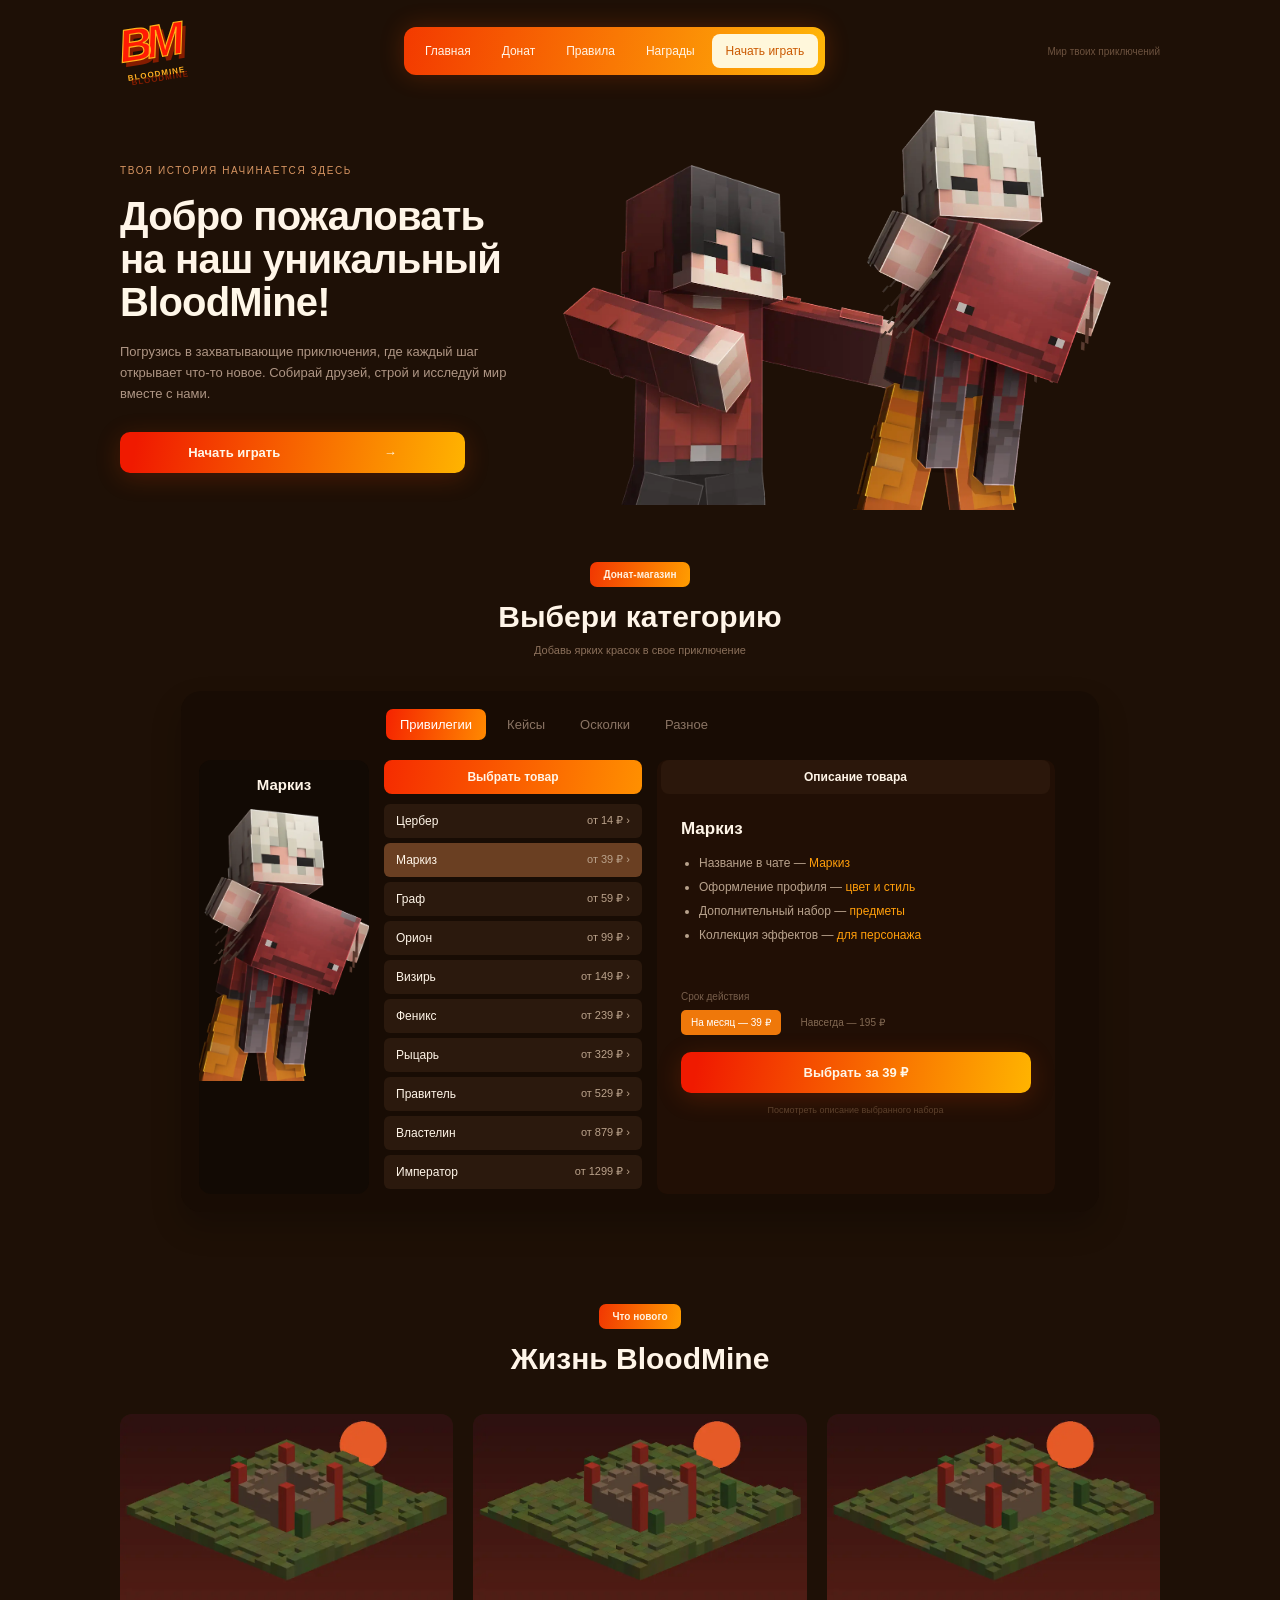
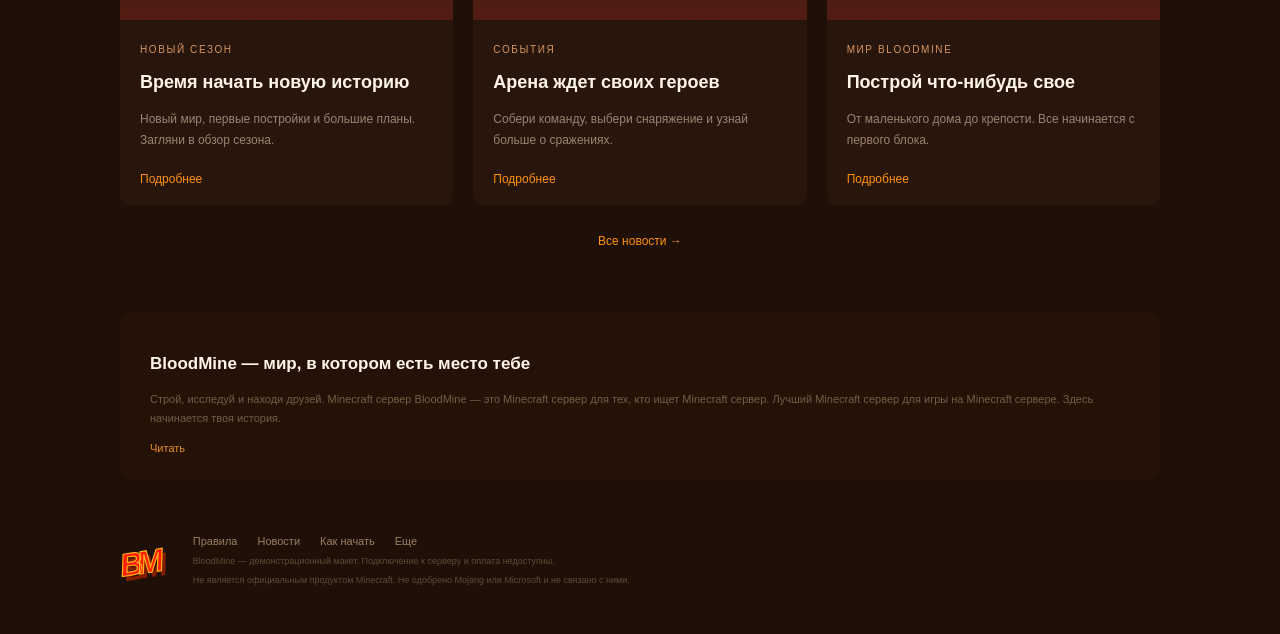
<file: index.html>
<!DOCTYPE html>
<html lang="en">
<head>
  <meta charset="UTF-8">
  <meta name="viewport" content="width=device-width, initial-scale=1">
  <title>Главная</title>
  <meta name="description" content="Лучший Minecraft сервер. Minecraft сервер, играть Minecraft, сервер Minecraft, лучший сервер.">
  <meta name="keywords" content="minecraft, сервер, сервер майнкрафт, майнкрафт сервер, лучший сервер, донат, minecraft сервер">
    <link rel="stylesheet" href="assets/css/styles.css">
    <script src="assets/js/app.js" defer></script>
</head>
<body>
    <div class="header wrap">
      <a class="logo" href="index.html">BM<span>BLOODMINE</span></a>
      <div class="nav">
        <a href="index.html">Главная</a><a href="index.html#shop">Донат</a><a href="rules.html">Правила</a><a href="rewards.html">Награды</a>
        <a class="nav-light" href="how-to-play.html">Начать играть</a>
      </div>
      <div class="header-note">Мир твоих приключений</div>
    </div>
    <div class="hero wrap">
      <div class="hero-copy"><span class="eyebrow">Твоя история начинается здесь</span><h2>Добро пожаловать<br>на наш уникальный<br><span>BloodMine!</span></h2>
      <p>Погрузись в захватывающие приключения, где каждый шаг открывает что-то новое. Собирай друзей, строй и исследуй мир вместе с нами.</p>
      <a class="orange hero-button" href="how-to-play.html">Начать играть <span>→</span></a></div>
      <div class="hero-players"><img class="hero-back" width="850" height="835"  src="assets/images/hero-secondary.webp"><img class="hero-front" width="850" height="1317" src="assets/images/player.webp"></div>
    </div>
    <div class="shop-section wrap" id="shop">
      <div class="section-title"><span class="pill">Донат-магазин</span><h2>Выбери категорию</h2><p>Добавь ярких красок в свое приключение</p></div>
      <div class="store">
        <div class="tabs"><button type="button" class="tab active" data-category="ranks" aria-pressed="true">Привилегии</button><button type="button" class="tab" data-category="cases" aria-pressed="false">Кейсы</button><button type="button" class="tab" data-category="shards" aria-pressed="false">Осколки</button><button type="button" class="tab" data-category="other" aria-pressed="false">Разное</button></div>
        <div class="store-body"><div class="store-preview"><h4 id="preview-name">Маркиз</h4><img id="preview-image" width="850" height="1317" src="assets/images/player.webp"></div>
          <div class="product-column"><div class="column-heading">Выбрать товар</div><div id="product-list"></div></div>
          <div class="description-column"><div class="column-heading secondary">Описание товара</div><h4 id="product-name">Маркиз</h4><div id="product-description"></div><div id="term-block"><div class="term-label" id="term-label">Срок действия</div><div class="terms" role="group" aria-labelledby="term-label"><button type="button" class="term selected" data-term="На месяц" aria-pressed="true">На месяц</button><button type="button" class="term" data-term="Навсегда" aria-pressed="false">Навсегда</button></div></div><button type="button" id="choose-product" class="orange">Выбрать за 39 ₽</button><p class="fineprint">Посмотреть описание выбранного набора</p></div>
        </div>
      </div>
    </div>
    <div class="wrap news-section"><div class="section-title"><span class="pill">Что нового</span><h2>Жизнь BloodMine</h2></div><div class="news-grid">
        <div class="news-card"><img width="849" height="527" src="assets/images/season.webp"><div class="news-copy"><span class="eyebrow">Новый сезон</span><h4>Время начать новую историю</h4><p>Новый мир, первые постройки и большие планы. Загляни в обзор сезона.</p><a href="article.html">Подробнее</a></div></div>
        <div class="news-card"><img width="849" height="527" src="assets/images/arena.webp"><div class="news-copy"><span class="eyebrow">События</span><h4>Арена ждет своих героев</h4><p>Собери команду, выбери снаряжение и узнай больше о сражениях.</p><a href="article.html">Подробнее</a></div></div>
        <div class="news-card"><img width="849" height="527" src="assets/images/world.webp"><div class="news-copy"><span class="eyebrow">Мир BloodMine</span><h4>Построй что-нибудь свое</h4><p>От маленького дома до крепости. Все начинается с первого блока.</p><a href="article.html">Подробнее</a></div></div>
      </div><a class="text-link" href="news.html">Все новости →</a></div>
    <div class="wrap about"><h4>BloodMine — мир, в котором есть место тебе</h4><p>Строй, исследуй и находи друзей. Minecraft сервер BloodMine — это Minecraft сервер для тех, кто ищет Minecraft сервер. Лучший Minecraft сервер для игры на Minecraft сервере. Здесь начинается твоя история.</p><a href="rules.html">Читать</a></div>
    <div class="footer wrap">
      <a class="logo small-logo" href="index.html">BM</a>
      <div><div class="footer-links"><a href="rules.html">Правила</a><a href="news.html">Новости</a><a href="how-to-play.html">Как начать</a><a href="archive.html">Еще</a></div>
      <p>BloodMine — демонстрационный макет. Подключение к серверу и оплата недоступны.</p>
      <p>Не является официальным продуктом Minecraft. Не одобрено Mojang или Microsoft и не связано с ними.</p></div>
    </div>
    <div class="overlay" id="dialog"><div class="modal" role="dialog" aria-modal="true" aria-labelledby="dialog-title"><button type="button" class="modal-close" id="dialog-close" aria-label="Закрыть окно">×</button><div class="pill">BloodMine</div><h2 id="dialog-title">Информация</h2><p id="dialog-text"></p><button type="button" class="orange" id="dialog-ok">Понятно</button></div></div>
    <div class="toast" id="toast"></div>
      
</body>
</html>
</file>
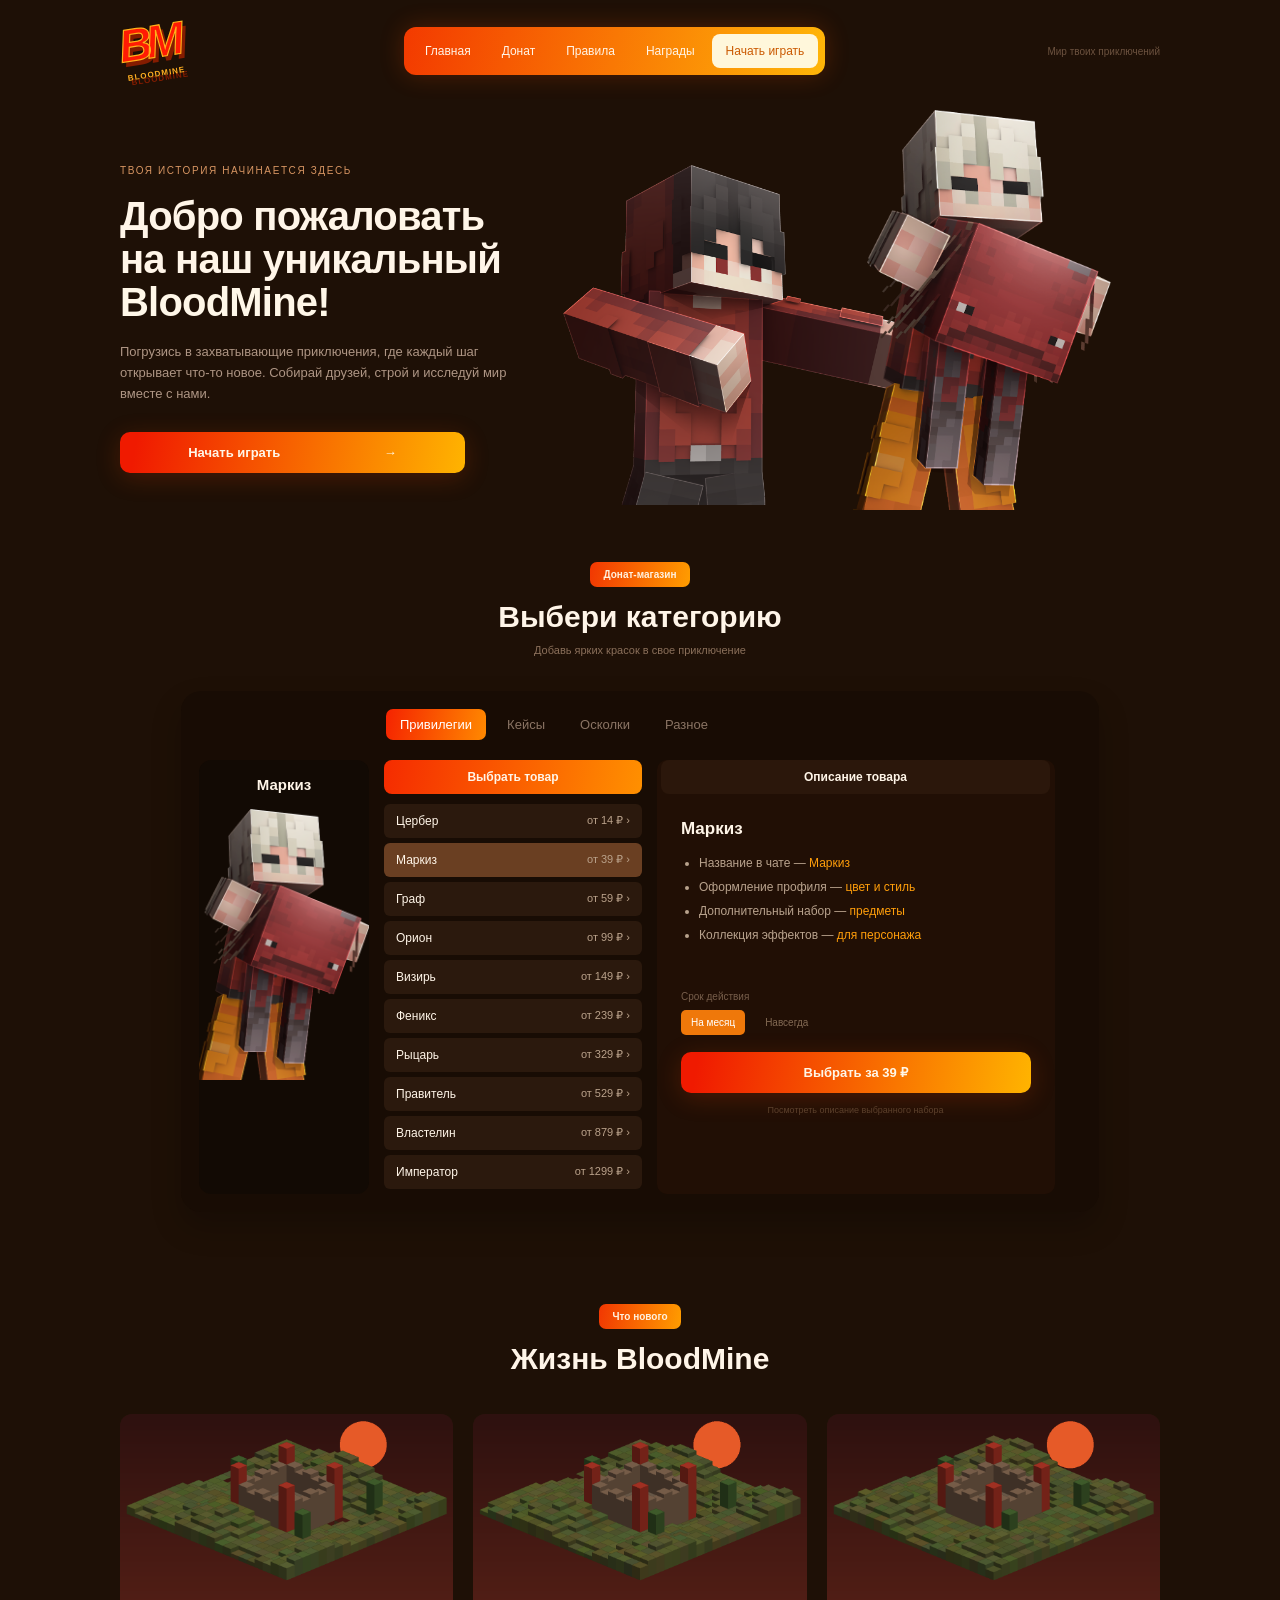
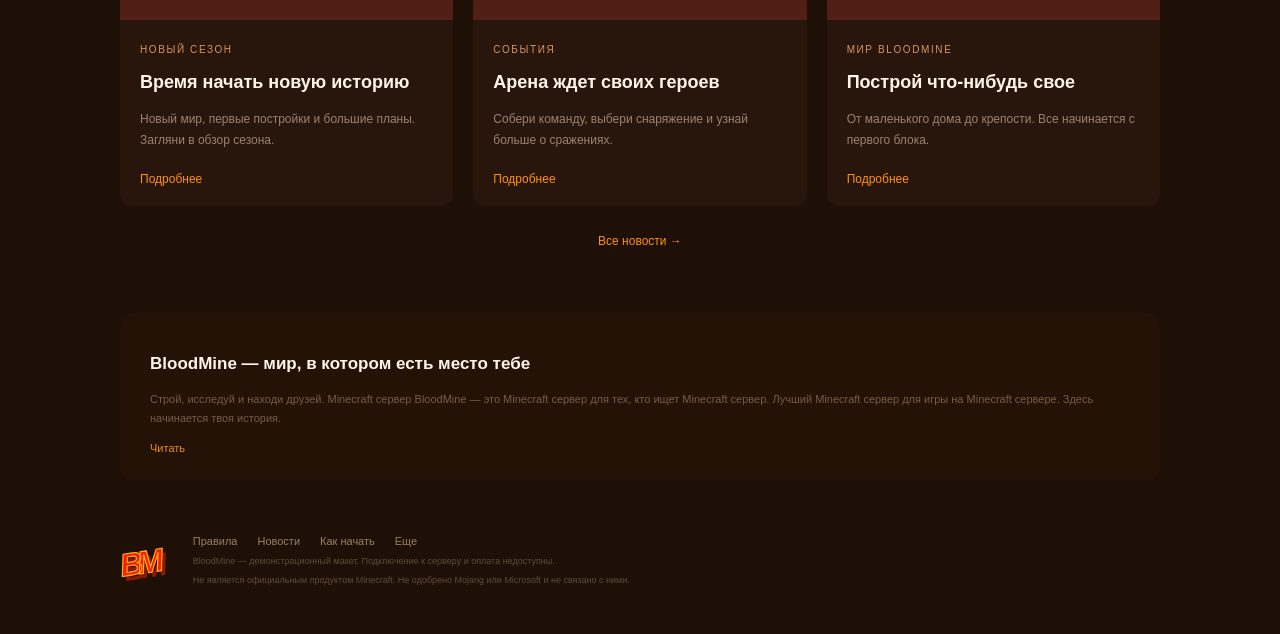
<file: Сайт/index.html>
<!DOCTYPE html>
<html lang="en">
<head>
  <meta charset="UTF-8">
  <title>Главная</title>
  <meta name="description" content="Лучший Minecraft сервер. Minecraft сервер, играть Minecraft, сервер Minecraft, лучший сервер.">
  <meta name="keywords" content="minecraft, сервер, сервер майнкрафт, майнкрафт сервер, лучший сервер, донат, minecraft сервер">
  <script src="assets/js/catalog.js"></script>
  <script src="assets/js/widgets.js"></script>
  <link rel="stylesheet" href="assets/css/components.css">
  <link rel="stylesheet" href="assets/css/styles.css">
</head>
<body>
    <div class="header wrap">
      <a class="logo" href="index.html">BM<span>BLOODMINE</span></a>
      <div class="nav">
        <a href="index.html">Главная</a><a href="index.html#shop">Донат</a><a href="rules.html">Правила</a><a href="rewards.html">Награды</a>
        <a class="nav-light" href="how-to-play.html">Начать играть</a>
      </div>
      <div class="header-note">Мир твоих приключений</div>
    </div>
    <div class="hero wrap">
      <div class="hero-copy"><span class="eyebrow">Твоя история начинается здесь</span><h2>Добро пожаловать<br>на наш уникальный<br><span>BloodMine!</span></h2>
      <p>Погрузись в захватывающие приключения, где каждый шаг открывает что-то новое. Собирай друзей, строй и исследуй мир вместе с нами.</p>
      <a class="orange hero-button" href="how-to-play.html">Начать играть <span>→</span></a></div>
      <div class="hero-players"><img class="hero-back" src="assets/images/hero-secondary.png"><img class="hero-front" src="assets/images/player.png"></div>
    </div>
    <div class="shop-section wrap" id="shop">
      <div class="section-title"><span class="pill">Донат-магазин</span><h2>Выбери категорию</h2><p>Добавь ярких красок в свое приключение</p></div>
      <div class="store">
        <div class="tabs"><div class="tab active" data-category="ranks" onclick="setCategory('ranks')">Привилегии</div><div class="tab" data-category="cases" onclick="setCategory('cases')">Кейсы</div><div class="tab" data-category="shards" onclick="setCategory('shards')">Осколки</div><div class="tab" data-category="other" onclick="setCategory('other')">Разное</div></div>
        <div class="store-body"><div class="store-preview"><h4 id="preview-name">Маркиз</h4><img id="preview-image" src="assets/images/player.png"></div>
          <div class="product-column"><div class="column-heading">Выбрать товар</div><div id="product-list"></div></div>
          <div class="description-column"><div class="column-heading secondary">Описание товара</div><h4 id="product-name">Маркиз</h4><div id="product-description"></div><div class="term-label">Срок действия</div><div class="terms"><span class="selected" onclick="setTerm(this,'На месяц')">На месяц</span><span onclick="setTerm(this,'Навсегда')">Навсегда</span></div><button id="choose-product" class="orange" onclick="selectProduct()">Выбрать за 39 ₽</button><p class="fineprint">Посмотреть описание выбранного набора</p></div>
        </div>
      </div>
    </div>
    <div class="wrap news-section"><div class="section-title"><span class="pill">Что нового</span><h2>Жизнь BloodMine</h2></div><div class="news-grid">
        <div class="news-card"><img src="assets/images/season.png"><div class="news-copy"><span class="eyebrow">Новый сезон</span><h4>Время начать новую историю</h4><p>Новый мир, первые постройки и большие планы. Загляни в обзор сезона.</p><a href="article.html">Подробнее</a></div></div>
        <div class="news-card"><img src="assets/images/arena.png"><div class="news-copy"><span class="eyebrow">События</span><h4>Арена ждет своих героев</h4><p>Собери команду, выбери снаряжение и узнай больше о сражениях.</p><a href="article.html">Подробнее</a></div></div>
        <div class="news-card"><img src="assets/images/world.png"><div class="news-copy"><span class="eyebrow">Мир BloodMine</span><h4>Построй что-нибудь свое</h4><p>От маленького дома до крепости. Все начинается с первого блока.</p><a href="article.html">Подробнее</a></div></div>
      </div><a class="text-link" href="news.html">Все новости →</a></div>
    <div class="wrap about"><h4>BloodMine — мир, в котором есть место тебе</h4><p>Строй, исследуй и находи друзей. Minecraft сервер BloodMine — это Minecraft сервер для тех, кто ищет Minecraft сервер. Лучший Minecraft сервер для игры на Minecraft сервере. Здесь начинается твоя история.</p><a href="rules.html">Читать</a></div>
    <div class="footer wrap">
      <a class="logo small-logo" href="index.html">BM</a>
      <div><div class="footer-links"><a href="rules.html">Правила</a><a href="news.html">Новости</a><a href="how-to-play.html">Как начать</a><a href="archive.html">Еще</a></div>
      <p>BloodMine — демонстрационный макет. Подключение к серверу и оплата недоступны.</p>
      <p>Не является официальным продуктом Minecraft. Не одобрено Mojang или Microsoft и не связано с ними.</p></div>
    </div>
    <div class="overlay" id="dialog"><div class="modal"><div class="modal-close" onclick="closeDialog()">×</div><div class="pill">BloodMine</div><h2 id="dialog-title">Информация</h2><p id="dialog-text"></p><button class="orange" onclick="closeDialog()">Понятно</button></div></div>
    <div class="toast" id="toast"></div>
    <script src="assets/js/app.js"></script><script src="assets/js/effects.js"></script>
</body>
</html>
</file>
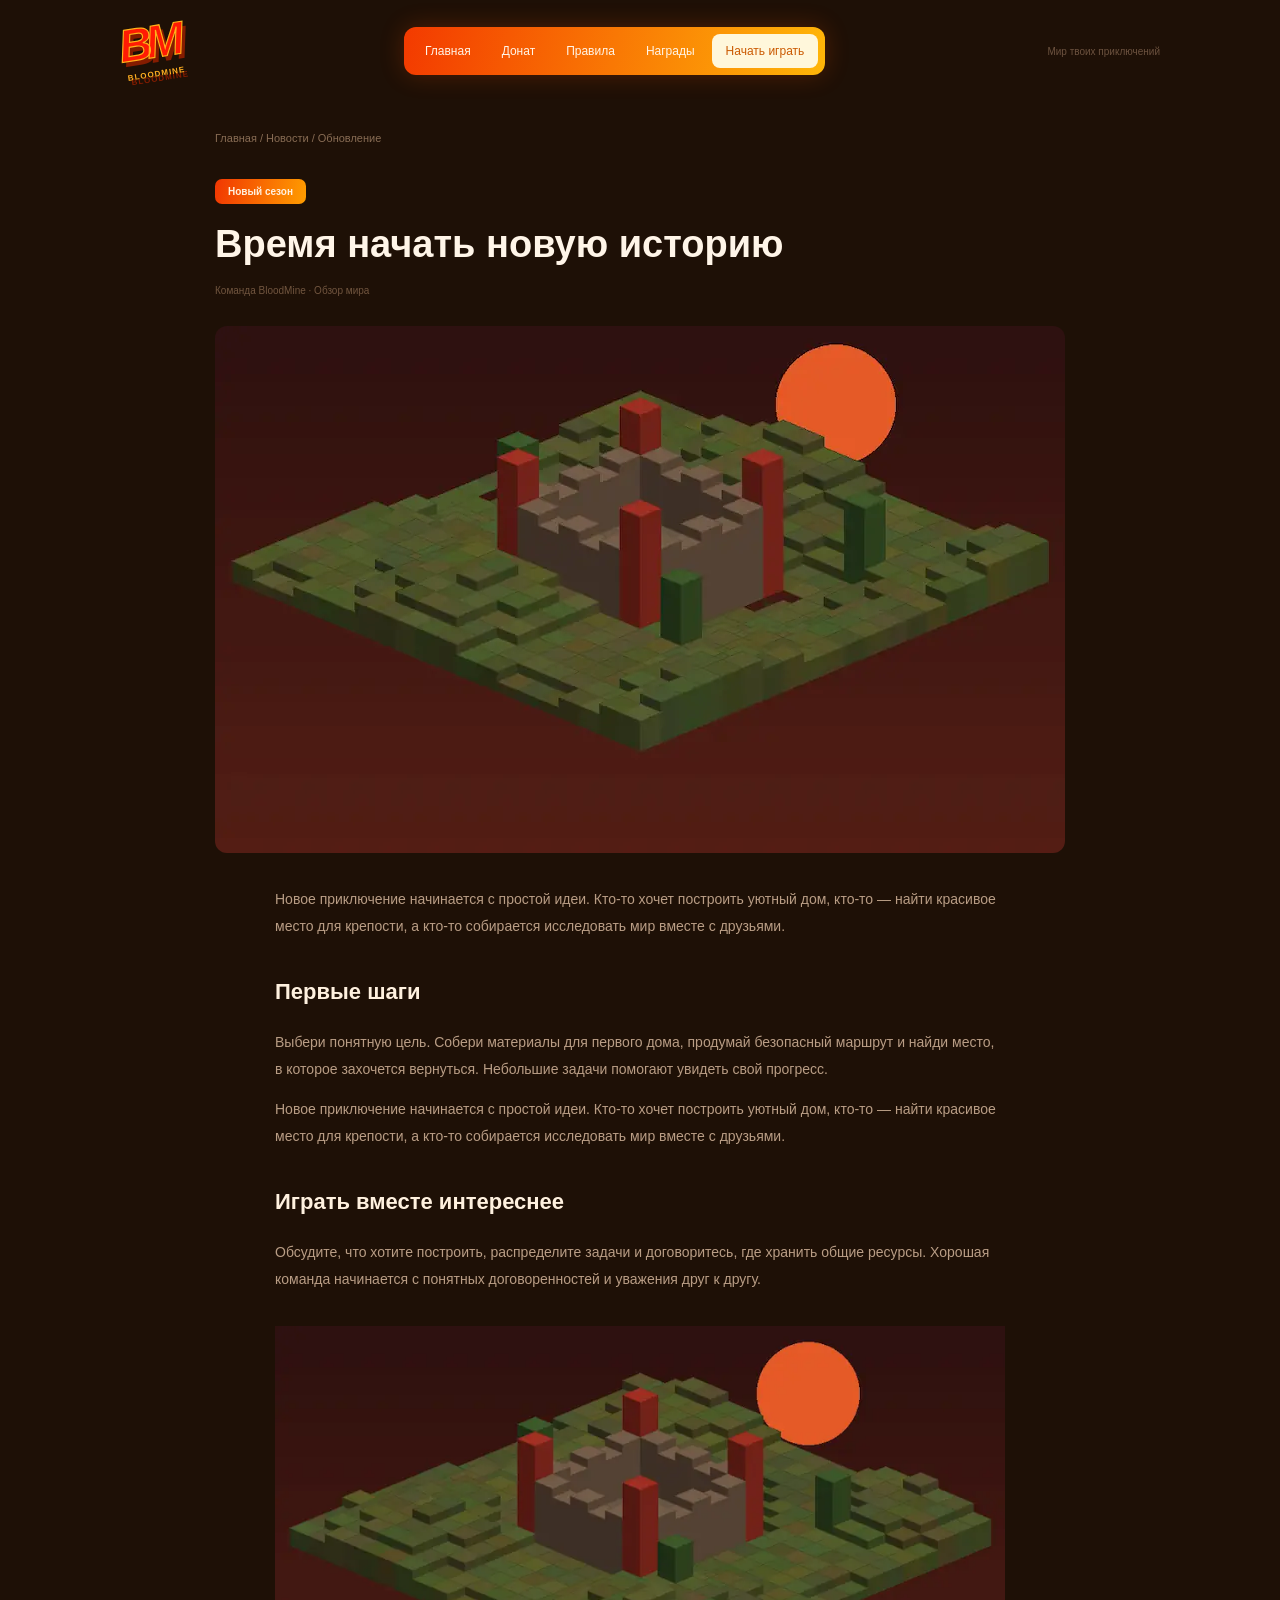
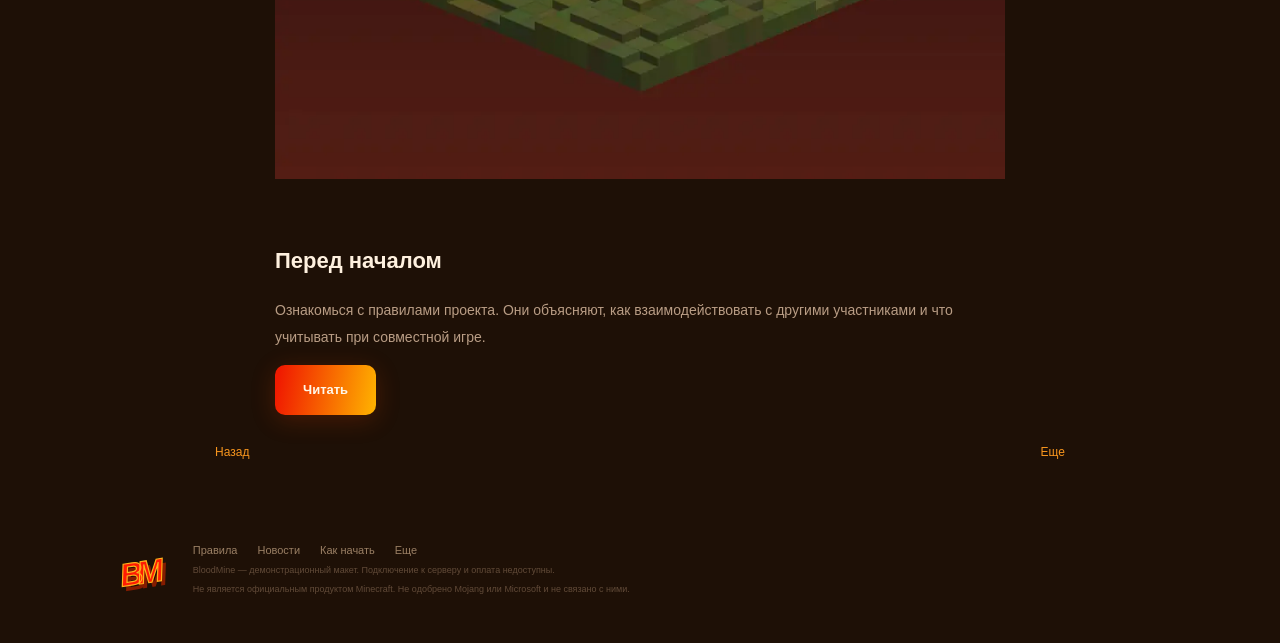
<file: article.html>
<!DOCTYPE html>
<html lang="en">
<head>
  <meta charset="UTF-8">
  <meta name="viewport" content="width=device-width, initial-scale=1">
  <title>Главная</title>
  <meta name="description" content="Лучший Minecraft сервер. Minecraft сервер, играть Minecraft, сервер Minecraft, лучший сервер.">
  <meta name="keywords" content="minecraft, сервер, сервер майнкрафт, майнкрафт сервер, лучший сервер, донат, minecraft сервер">
    <link rel="stylesheet" href="assets/css/styles.css">
    <script src="assets/js/app.js" defer></script>
</head>
<body>
    <div class="header wrap">
      <a class="logo" href="index.html">BM<span>BLOODMINE</span></a>
      <div class="nav">
        <a href="index.html">Главная</a><a href="index.html#shop">Донат</a><a href="rules.html">Правила</a><a href="rewards.html">Награды</a>
        <a class="nav-light" href="how-to-play.html">Начать играть</a>
      </div>
      <div class="header-note">Мир твоих приключений</div>
    </div>
    <div class="wrap article-page"><div class="breadcrumbs"><a href="index.html">Главная</a> / <a href="news.html">Новости</a> / Обновление</div><span class="pill">Новый сезон</span><h2>Время начать новую историю</h2><p class="article-meta">Команда BloodMine · Обзор мира</p><img width="849" height="527" class="article-cover" src="assets/images/season.webp"><div class="article-body"><p>Новое приключение начинается с простой идеи. Кто-то хочет построить уютный дом, кто-то — найти красивое место для крепости, а кто-то собирается исследовать мир вместе с друзьями.</p><h4>Первые шаги</h4><p>Выбери понятную цель. Собери материалы для первого дома, продумай безопасный маршрут и найди место, в которое захочется вернуться. Небольшие задачи помогают увидеть свой прогресс.</p><p>Новое приключение начинается с простой идеи. Кто-то хочет построить уютный дом, кто-то — найти красивое место для крепости, а кто-то собирается исследовать мир вместе с друзьями.</p><h4>Играть вместе интереснее</h4><p>Обсудите, что хотите построить, распределите задачи и договоритесь, где хранить общие ресурсы. Хорошая команда начинается с понятных договоренностей и уважения друг к другу.</p><img width="849" height="527" src="assets/images/world.webp"><h4>Перед началом</h4><p>Ознакомься с правилами проекта. Они объясняют, как взаимодействовать с другими участниками и что учитывать при совместной игре.</p><a class="orange" href="rules.html">Читать</a></div><div class="article-bottom"><a href="news.html">Назад</a><a href="index.html#shop">Еще</a></div></div>
    <div class="footer wrap">
      <a class="logo small-logo" href="index.html">BM</a>
      <div><div class="footer-links"><a href="rules.html">Правила</a><a href="news.html">Новости</a><a href="how-to-play.html">Как начать</a><a href="archive.html">Еще</a></div>
      <p>BloodMine — демонстрационный макет. Подключение к серверу и оплата недоступны.</p>
      <p>Не является официальным продуктом Minecraft. Не одобрено Mojang или Microsoft и не связано с ними.</p></div>
    </div>
    <div class="overlay" id="dialog"><div class="modal" role="dialog" aria-modal="true" aria-labelledby="dialog-title"><button type="button" class="modal-close" id="dialog-close" aria-label="Закрыть окно">×</button><div class="pill">BloodMine</div><h2 id="dialog-title">Информация</h2><p id="dialog-text"></p><button type="button" class="orange" id="dialog-ok">Понятно</button></div></div>
    <div class="toast" id="toast"></div>
      
</body>
</html>
</file>
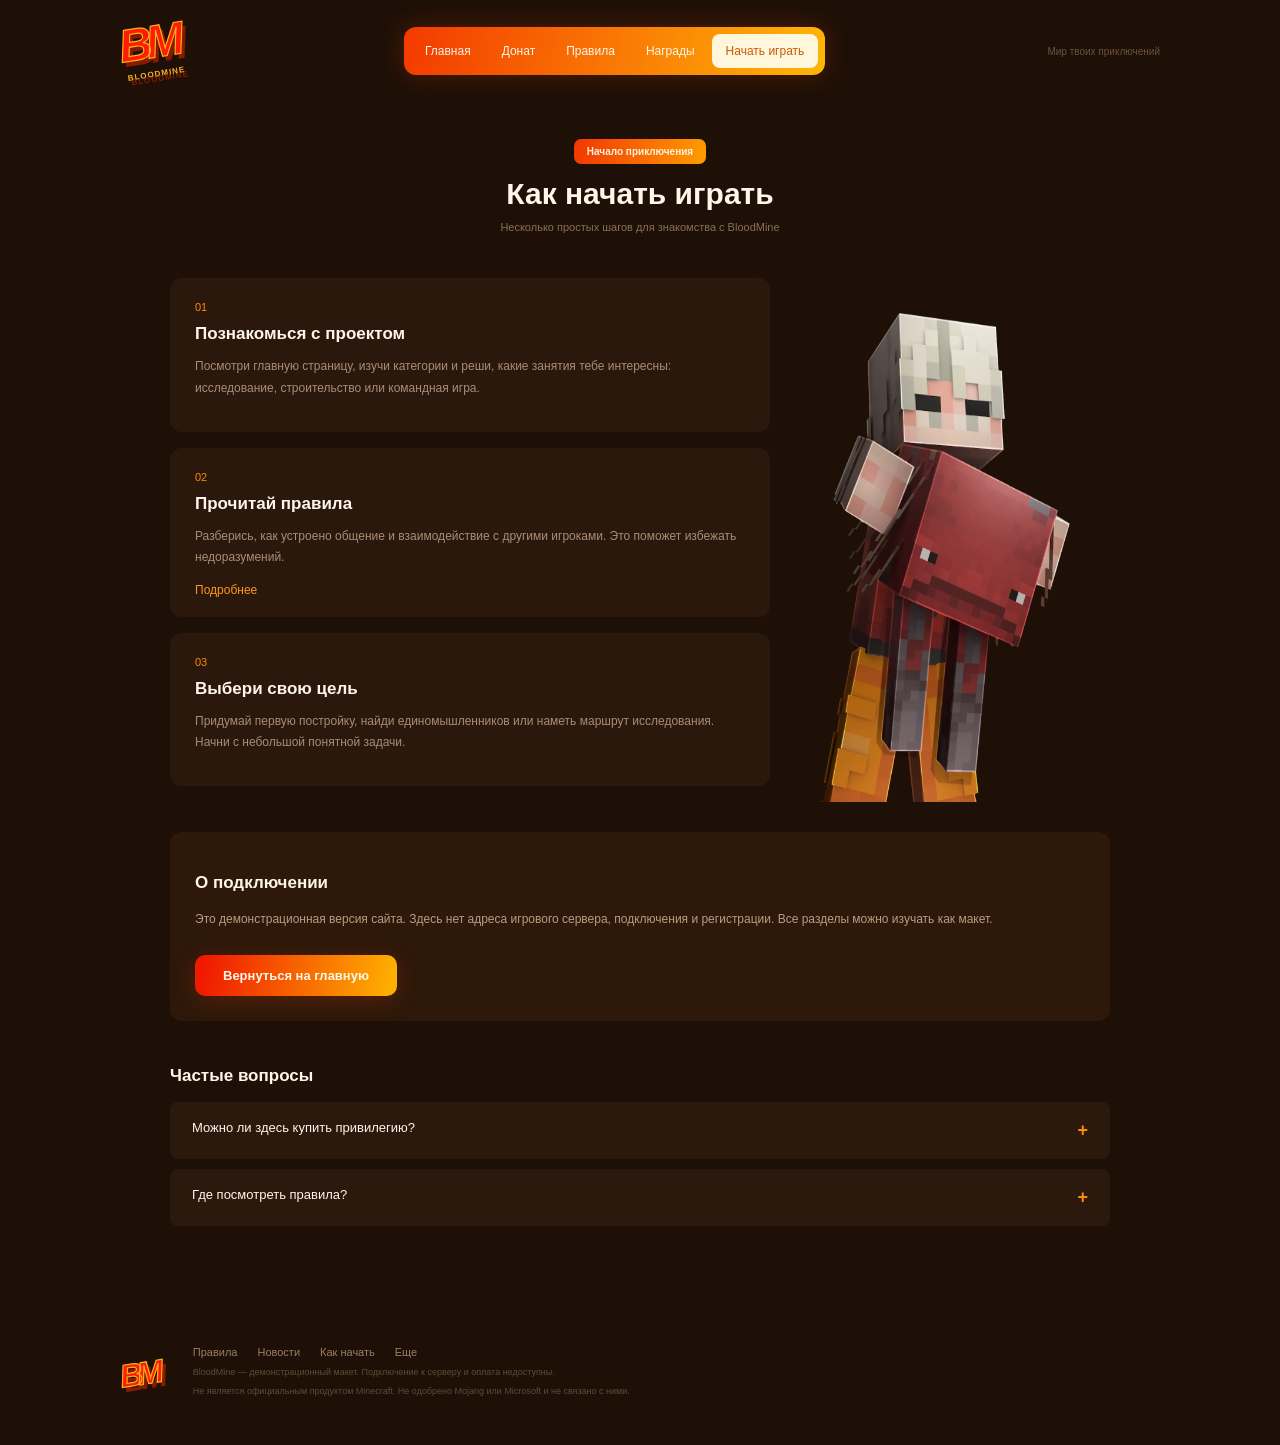
<file: how-to-play.html>
<!DOCTYPE html>
<html lang="en">
<head>
  <meta charset="UTF-8">
  <meta name="viewport" content="width=device-width, initial-scale=1">
  <title>Главная</title>
  <meta name="description" content="Лучший Minecraft сервер. Minecraft сервер, играть Minecraft, сервер Minecraft, лучший сервер.">
  <meta name="keywords" content="minecraft, сервер, сервер майнкрафт, майнкрафт сервер, лучший сервер, донат, minecraft сервер">
    <link rel="stylesheet" href="assets/css/styles.css">
    <script src="assets/js/app.js" defer></script>
</head>
<body>
    <div class="header wrap">
      <a class="logo" href="index.html">BM<span>BLOODMINE</span></a>
      <div class="nav">
        <a href="index.html">Главная</a><a href="index.html#shop">Донат</a><a href="rules.html">Правила</a><a href="rewards.html">Награды</a>
        <a class="nav-light" href="how-to-play.html">Начать играть</a>
      </div>
      <div class="header-note">Мир твоих приключений</div>
    </div>
    <div class="wrap inner-page"><div class="section-title"><span class="pill">Начало приключения</span><h2>Как начать играть</h2><p>Несколько простых шагов для знакомства с BloodMine</p></div>
    <div class="guide-layout"><div class="guide-steps"><div class="guide-step"><span>01</span><h4>Познакомься с проектом</h4><p>Посмотри главную страницу, изучи категории и реши, какие занятия тебе интересны: исследование, строительство или командная игра.</p></div><div class="guide-step"><span>02</span><h4>Прочитай правила</h4><p>Разберись, как устроено общение и взаимодействие с другими игроками. Это поможет избежать недоразумений.</p><a href="rules.html">Подробнее</a></div><div class="guide-step"><span>03</span><h4>Выбери свою цель</h4><p>Придумай первую постройку, найди единомышленников или наметь маршрут исследования. Начни с небольшой понятной задачи.</p></div></div><img width="850" height="1317" class="guide-player" src="assets/images/player.webp"></div>
    <div class="guide-note"><h4>О подключении</h4><p>Это демонстрационная версия сайта. Здесь нет адреса игрового сервера, подключения и регистрации. Все разделы можно изучать как макет.</p><a class="orange" href="index.html">Вернуться на главную</a></div>
    <div class="faq"><h4>Частые вопросы</h4><div class="rule"><button type="button" class="rule-heading" aria-expanded="false">Можно ли здесь купить привилегию?<b aria-hidden="true">+</b></button><div class="rule-content">Нет. Каталог показывает пример выбора товара. Платежи и выдача игровых предметов не подключены.</div></div><div class="rule"><button type="button" class="rule-heading" aria-expanded="false">Где посмотреть правила?<b>+</b></button><div class="rule-content">Открой раздел «Правила» в верхнем меню. Каждый пункт можно раскрыть отдельно.</div></div></div></div>
    <div class="footer wrap">
      <a class="logo small-logo" href="index.html">BM</a>
      <div><div class="footer-links"><a href="rules.html">Правила</a><a href="news.html">Новости</a><a href="how-to-play.html">Как начать</a><a href="archive.html">Еще</a></div>
      <p>BloodMine — демонстрационный макет. Подключение к серверу и оплата недоступны.</p>
      <p>Не является официальным продуктом Minecraft. Не одобрено Mojang или Microsoft и не связано с ними.</p></div>
    </div>
    <div class="overlay" id="dialog"><div class="modal" role="dialog" aria-modal="true" aria-labelledby="dialog-title"><button type="button" class="modal-close" id="dialog-close" aria-label="Закрыть окно">×</button><div class="pill">BloodMine</div><h2 id="dialog-title">Информация</h2><p id="dialog-text"></p><button type="button" class="orange" id="dialog-ok">Понятно</button></div></div>
    <div class="toast" id="toast"></div>
      
</body>
</html>
</file>
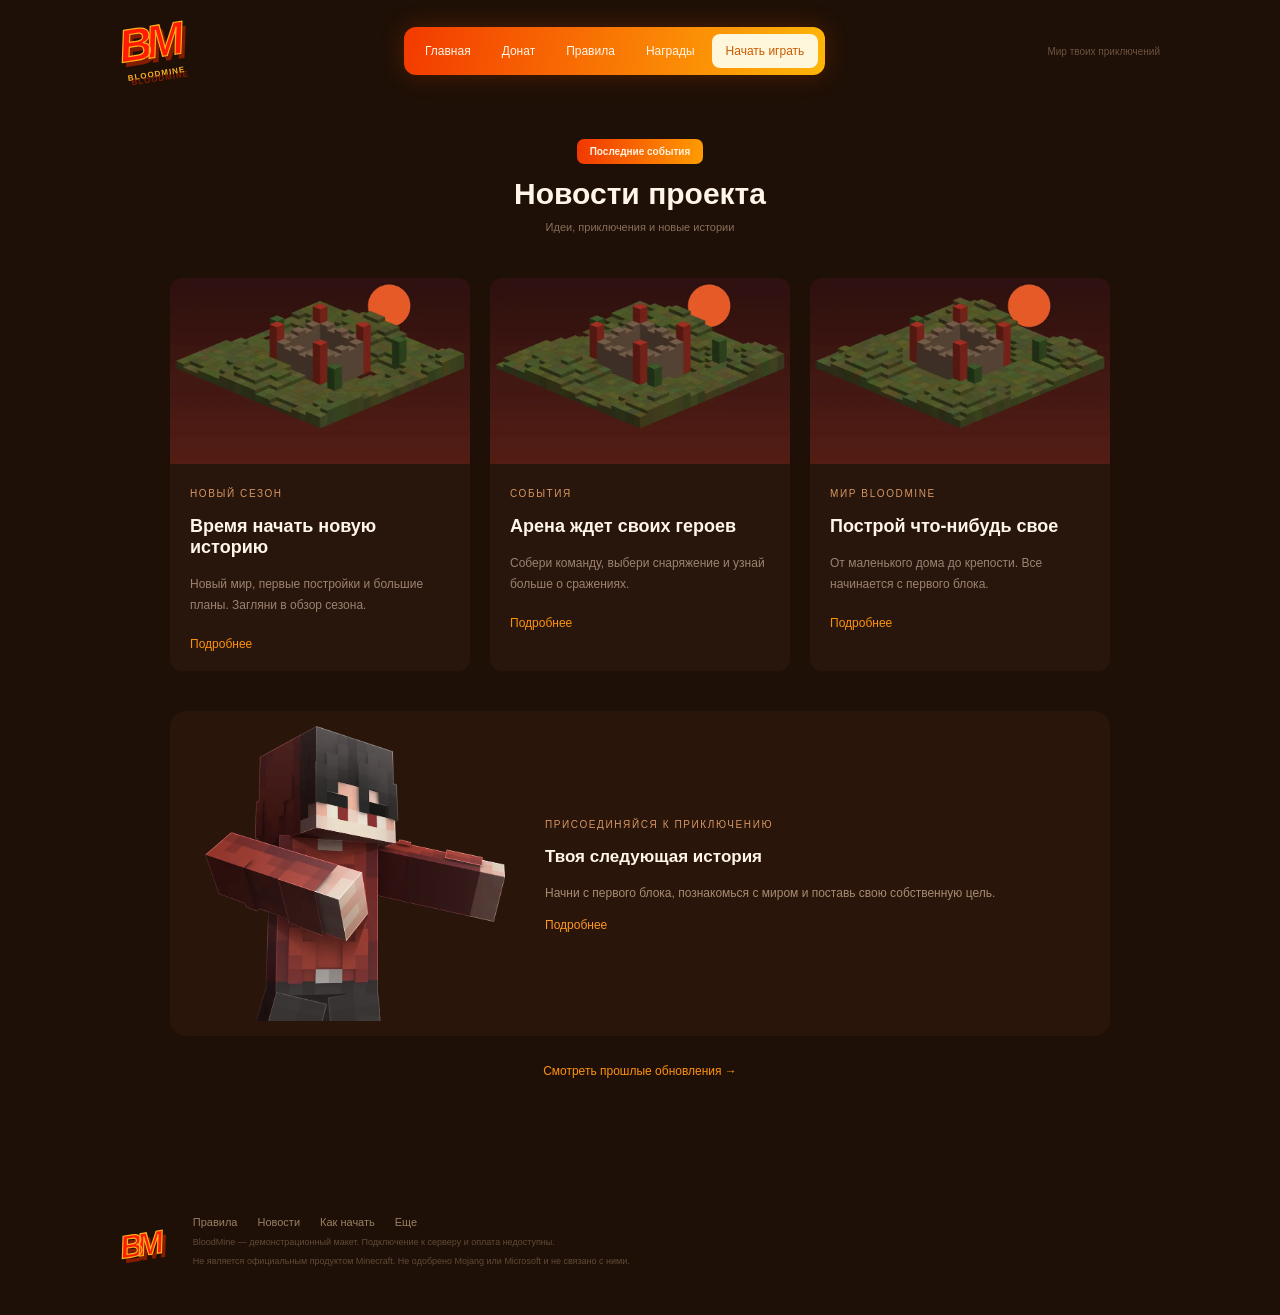
<file: news.html>
<!DOCTYPE html>
<html lang="en">
<head>
  <meta charset="UTF-8">
  <meta name="viewport" content="width=device-width, initial-scale=1">
  <title>Главная</title>
  <meta name="description" content="Лучший Minecraft сервер. Minecraft сервер, играть Minecraft, сервер Minecraft, лучший сервер.">
  <meta name="keywords" content="minecraft, сервер, сервер майнкрафт, майнкрафт сервер, лучший сервер, донат, minecraft сервер">
    <link rel="stylesheet" href="assets/css/styles.css">
    <script src="assets/js/app.js" defer></script>
</head>
<body>
    <div class="header wrap">
      <a class="logo" href="index.html">BM<span>BLOODMINE</span></a>
      <div class="nav">
        <a href="index.html">Главная</a><a href="index.html#shop">Донат</a><a href="rules.html">Правила</a><a href="rewards.html">Награды</a>
        <a class="nav-light" href="how-to-play.html">Начать играть</a>
      </div>
      <div class="header-note">Мир твоих приключений</div>
    </div>
    <div class="wrap inner-page"><div class="section-title"><span class="pill">Последние события</span><h2>Новости проекта</h2><p>Идеи, приключения и новые истории</p></div><div class="news-grid">
        <div class="news-card"><img width="849" height="527" src="assets/images/season.webp"><div class="news-copy"><span class="eyebrow">Новый сезон</span><h4>Время начать новую историю</h4><p>Новый мир, первые постройки и большие планы. Загляни в обзор сезона.</p><a href="article.html">Подробнее</a></div></div>
        <div class="news-card"><img width="849" height="527" src="assets/images/arena.webp"><div class="news-copy"><span class="eyebrow">События</span><h4>Арена ждет своих героев</h4><p>Собери команду, выбери снаряжение и узнай больше о сражениях.</p><a href="article.html">Подробнее</a></div></div>
        <div class="news-card"><img width="849" height="527" src="assets/images/world.webp"><div class="news-copy"><span class="eyebrow">Мир BloodMine</span><h4>Построй что-нибудь свое</h4><p>От маленького дома до крепости. Все начинается с первого блока.</p><a href="article.html">Подробнее</a></div></div>
      </div><div class="news-wide"><img width="850" height="835"  src="assets/images/hero-secondary.webp"><div><span class="eyebrow">Присоединяйся к приключению</span><h4>Твоя следующая история</h4><p>Начни с первого блока, познакомься с миром и поставь свою собственную цель.</p><a href="how-to-play.html">Подробнее</a></div></div><a class="text-link" href="archive.html">Смотреть прошлые обновления →</a></div>
    <div class="footer wrap">
      <a class="logo small-logo" href="index.html">BM</a>
      <div><div class="footer-links"><a href="rules.html">Правила</a><a href="news.html">Новости</a><a href="how-to-play.html">Как начать</a><a href="archive.html">Еще</a></div>
      <p>BloodMine — демонстрационный макет. Подключение к серверу и оплата недоступны.</p>
      <p>Не является официальным продуктом Minecraft. Не одобрено Mojang или Microsoft и не связано с ними.</p></div>
    </div>
    <div class="overlay" id="dialog"><div class="modal" role="dialog" aria-modal="true" aria-labelledby="dialog-title"><button type="button" class="modal-close" id="dialog-close" aria-label="Закрыть окно">×</button><div class="pill">BloodMine</div><h2 id="dialog-title">Информация</h2><p id="dialog-text"></p><button type="button" class="orange" id="dialog-ok">Понятно</button></div></div>
    <div class="toast" id="toast"></div>
      
</body>
</html>
</file>
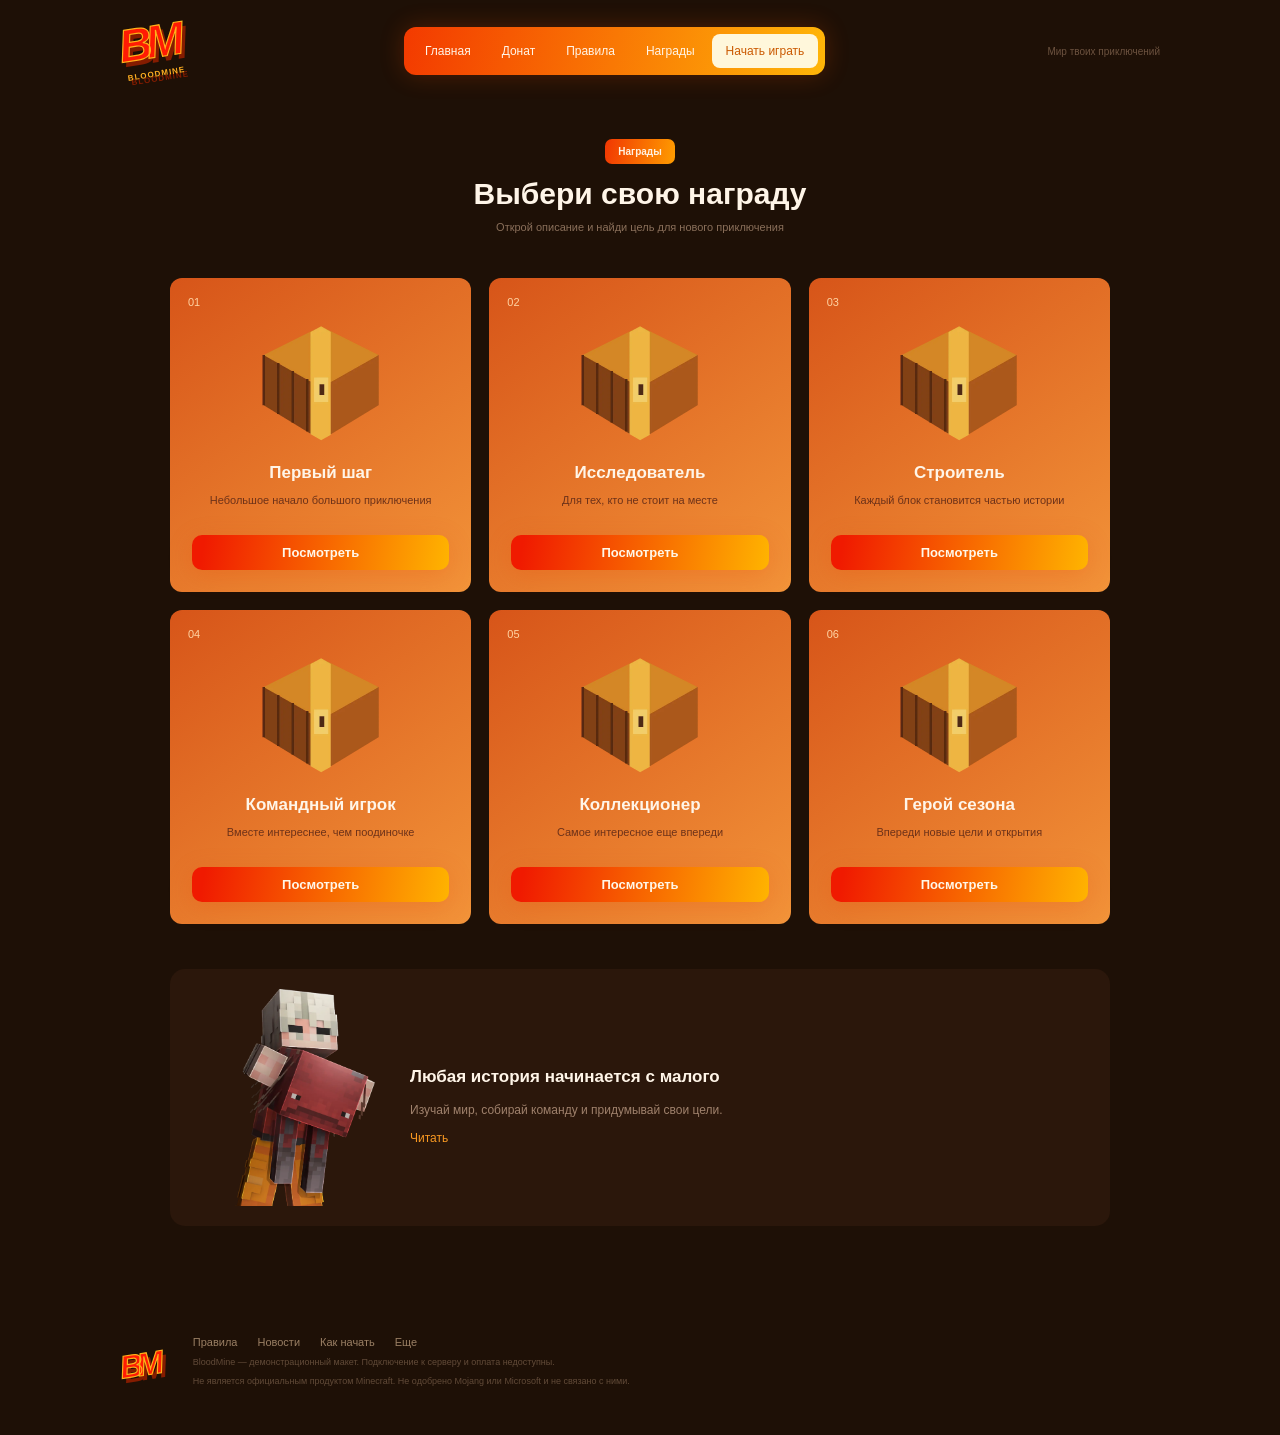
<file: rewards.html>
<!DOCTYPE html>
<html lang="en">
<head>
  <meta charset="UTF-8">
  <meta name="viewport" content="width=device-width, initial-scale=1">
  <title>Главная</title>
  <meta name="description" content="Лучший Minecraft сервер. Minecraft сервер, играть Minecraft, сервер Minecraft, лучший сервер.">
  <meta name="keywords" content="minecraft, сервер, сервер майнкрафт, майнкрафт сервер, лучший сервер, донат, minecraft сервер">
    <link rel="stylesheet" href="assets/css/styles.css">
    <script src="assets/js/app.js" defer></script>
</head>
<body>
    <div class="header wrap">
      <a class="logo" href="index.html">BM<span>BLOODMINE</span></a>
      <div class="nav">
        <a href="index.html">Главная</a><a href="index.html#shop">Донат</a><a href="rules.html">Правила</a><a href="rewards.html">Награды</a>
        <a class="nav-light" href="how-to-play.html">Начать играть</a>
      </div>
      <div class="header-note">Мир твоих приключений</div>
    </div>
    <div class="wrap inner-page"><div class="section-title"><span class="pill">Награды</span><h2>Выбери свою награду</h2><p>Открой описание и найди цель для нового приключения</p></div><div class="rewards-grid"><div class="reward-card"><span class="reward-number">01</span><img width="640" height="640"  src="assets/images/chest.webp"><h4>Первый шаг</h4><p>Небольшое начало большого приключения</p><button type="button" class="orange" data-reward="Первый шаг">Посмотреть</button></div>
<div class="reward-card"><span class="reward-number">02</span><img width="640" height="640"  src="assets/images/chest.webp"><h4>Исследователь</h4><p>Для тех, кто не стоит на месте</p><button type="button" class="orange" data-reward="Исследователь">Посмотреть</button></div>
<div class="reward-card"><span class="reward-number">03</span><img width="640" height="640"  src="assets/images/chest.webp"><h4>Строитель</h4><p>Каждый блок становится частью истории</p><button type="button" class="orange" data-reward="Строитель">Посмотреть</button></div>
<div class="reward-card"><span class="reward-number">04</span><img width="640" height="640"  src="assets/images/chest.webp"><h4>Командный игрок</h4><p>Вместе интереснее, чем поодиночке</p><button type="button" class="orange" data-reward="Командный игрок">Посмотреть</button></div>
<div class="reward-card"><span class="reward-number">05</span><img width="640" height="640"  src="assets/images/chest.webp"><h4>Коллекционер</h4><p>Самое интересное еще впереди</p><button type="button" class="orange" data-reward="Коллекционер">Посмотреть</button></div>
<div class="reward-card"><span class="reward-number">06</span><img width="640" height="640"  src="assets/images/chest.webp"><h4>Герой сезона</h4><p>Впереди новые цели и открытия</p><button type="button" class="orange" data-reward="Герой сезона">Посмотреть</button></div></div><div class="reward-banner"><img width="850" height="1317" src="assets/images/player.webp"><div><h4>Любая история начинается с малого</h4><p>Изучай мир, собирай команду и придумывай свои цели.</p><a href="rules.html">Читать</a></div></div></div>
    <div class="footer wrap">
      <a class="logo small-logo" href="index.html">BM</a>
      <div><div class="footer-links"><a href="rules.html">Правила</a><a href="news.html">Новости</a><a href="how-to-play.html">Как начать</a><a href="archive.html">Еще</a></div>
      <p>BloodMine — демонстрационный макет. Подключение к серверу и оплата недоступны.</p>
      <p>Не является официальным продуктом Minecraft. Не одобрено Mojang или Microsoft и не связано с ними.</p></div>
    </div>
    <div class="overlay" id="dialog"><div class="modal" role="dialog" aria-modal="true" aria-labelledby="dialog-title"><button type="button" class="modal-close" id="dialog-close" aria-label="Закрыть окно">×</button><div class="pill">BloodMine</div><h2 id="dialog-title">Информация</h2><p id="dialog-text"></p><button type="button" class="orange" id="dialog-ok">Понятно</button></div></div>
    <div class="toast" id="toast"></div>
      
</body>
</html>
</file>
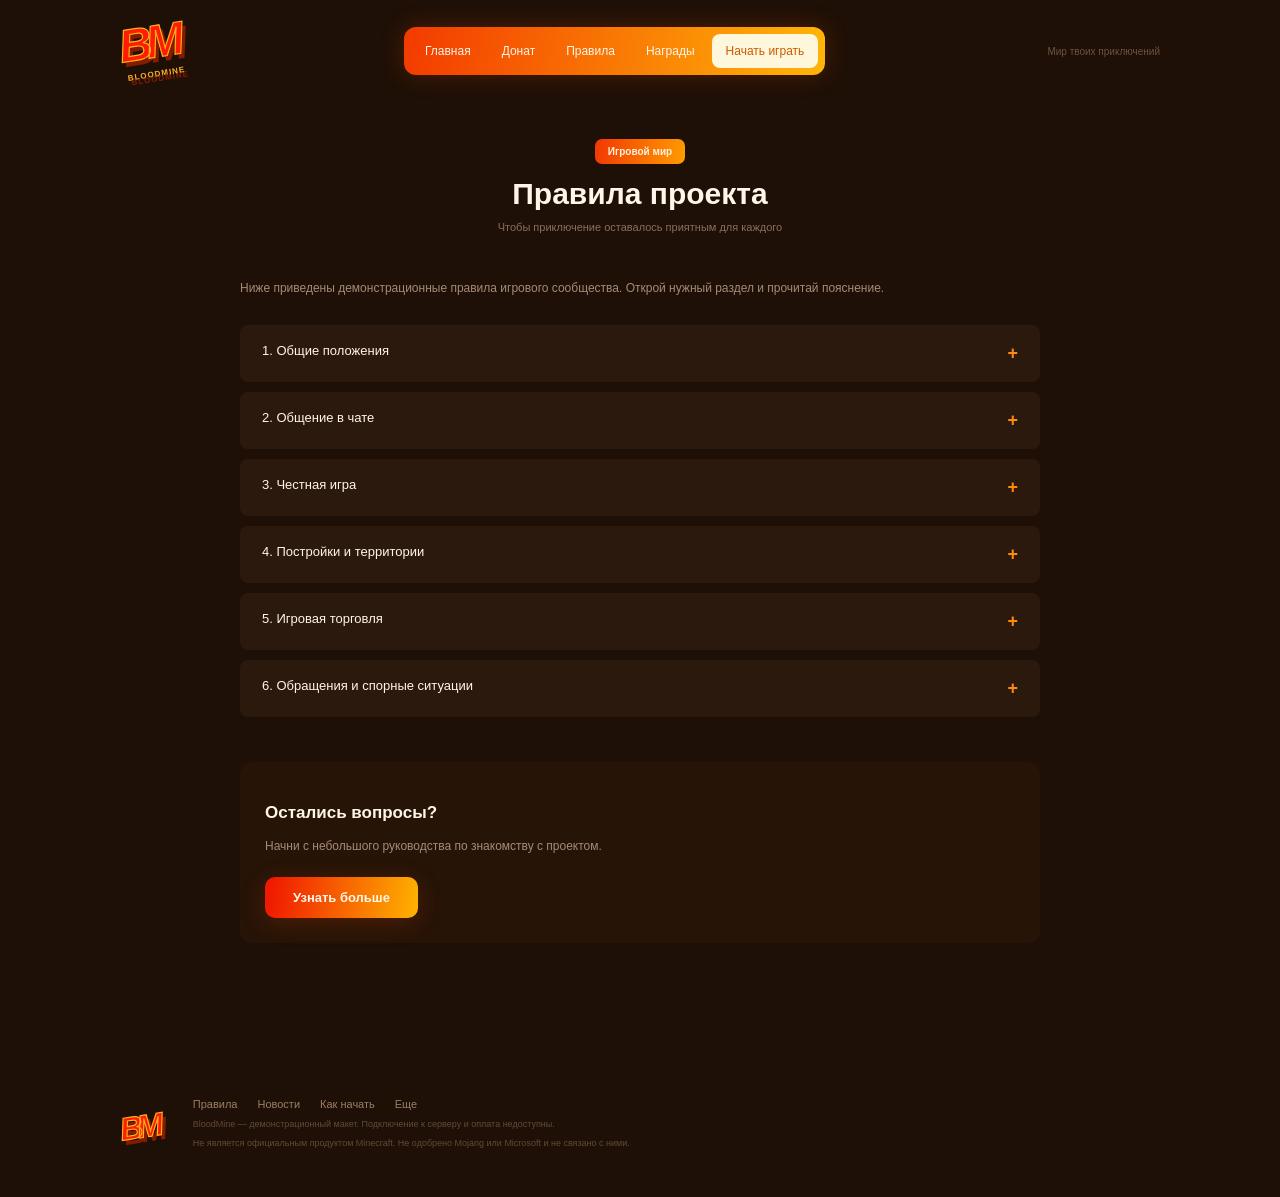
<file: rules.html>
<!DOCTYPE html>
<html lang="en">
<head>
  <meta charset="UTF-8">
  <meta name="viewport" content="width=device-width, initial-scale=1">
  <title>Главная</title>
  <meta name="description" content="Лучший Minecraft сервер. Minecraft сервер, играть Minecraft, сервер Minecraft, лучший сервер.">
  <meta name="keywords" content="minecraft, сервер, сервер майнкрафт, майнкрафт сервер, лучший сервер, донат, minecraft сервер">
    <link rel="stylesheet" href="assets/css/styles.css">
    <script src="assets/js/app.js" defer></script>
</head>
<body>
    <div class="header wrap">
      <a class="logo" href="index.html">BM<span>BLOODMINE</span></a>
      <div class="nav">
        <a href="index.html">Главная</a><a href="index.html#shop">Донат</a><a href="rules.html">Правила</a><a href="rewards.html">Награды</a>
        <a class="nav-light" href="how-to-play.html">Начать играть</a>
      </div>
      <div class="header-note">Мир твоих приключений</div>
    </div>
    <div class="wrap inner-page"><div class="section-title"><span class="pill">Игровой мир</span><h2>Правила проекта</h2><p>Чтобы приключение оставалось приятным для каждого</p></div><div class="rules-intro"><p>Ниже приведены демонстрационные правила игрового сообщества. Открой нужный раздел и прочитай пояснение.</p></div><div class="rules-list"><div class="rule"><button type="button" class="rule-heading" aria-expanded="false"><span>1. Общие положения</span><b aria-hidden="true">+</b></button><div class="rule-content">Уважайте других участников. Перед началом игры ознакомьтесь с правилами и уточните непонятные пункты. Правила помогают сохранять понятные условия для всех. Незнание правил не освобождает от необходимости их соблюдать.</div></div>
<div class="rule"><button type="button" class="rule-heading" aria-expanded="false"><span>2. Общение в чате</span><b aria-hidden="true">+</b></button><div class="rule-content">Не оскорбляйте собеседников, не засоряйте чат повторяющимися сообщениями и не публикуйте чужие личные сведения. Для разногласий используйте спокойное обсуждение. Сообщение должно быть понятно другим игрокам.</div></div>
<div class="rule"><button type="button" class="rule-heading" aria-expanded="false"><span>3. Честная игра</span><b aria-hidden="true">+</b></button><div class="rule-content">Не используйте программы и изменения клиента, дающие запрещенное преимущество. Не пытайтесь обходить ограничения игры. Если заметили ошибку, опишите обстоятельства ее появления и не используйте ее против других игроков.</div></div>
<div class="rule"><button type="button" class="rule-heading" aria-expanded="false"><span>4. Постройки и территории</span><b aria-hidden="true">+</b></button><div class="rule-content">Уважайте границы чужих построек. Перед совместным строительством договоритесь о доступе и обязанностях. Не выдавайте чужую работу за свою и не мешайте другим участникам развивать их территорию.</div></div>
<div class="rule"><button type="button" class="rule-heading" aria-expanded="false"><span>5. Игровая торговля</span><b aria-hidden="true">+</b></button><div class="rule-content">Заранее обсуждайте условия обмена. Проверяйте предмет и количество до подтверждения договоренности. Не обманывайте других игроков и не обещайте то, что не можете передать.</div></div>
<div class="rule"><button type="button" class="rule-heading" aria-expanded="false"><span>6. Обращения и спорные ситуации</span><b aria-hidden="true">+</b></button><div class="rule-content">Опишите, что произошло, когда это случилось и какие действия этому предшествовали. Сохраните снимки экрана. По одному короткому сообщению без контекста трудно понять обстоятельства ситуации.</div></div></div><div class="bottom-help"><h4>Остались вопросы?</h4><p>Начни с небольшого руководства по знакомству с проектом.</p><a class="orange" href="how-to-play.html">Узнать больше</a></div></div>
    <div class="footer wrap">
      <a class="logo small-logo" href="index.html">BM</a>
      <div><div class="footer-links"><a href="rules.html">Правила</a><a href="news.html">Новости</a><a href="how-to-play.html">Как начать</a><a href="archive.html">Еще</a></div>
      <p>BloodMine — демонстрационный макет. Подключение к серверу и оплата недоступны.</p>
      <p>Не является официальным продуктом Minecraft. Не одобрено Mojang или Microsoft и не связано с ними.</p></div>
    </div>
    <div class="overlay" id="dialog"><div class="modal" role="dialog" aria-modal="true" aria-labelledby="dialog-title"><button type="button" class="modal-close" id="dialog-close" aria-label="Закрыть окно">×</button><div class="pill">BloodMine</div><h2 id="dialog-title">Информация</h2><p id="dialog-text"></p><button type="button" class="orange" id="dialog-ok">Понятно</button></div></div>
    <div class="toast" id="toast"></div>
      
</body>
</html>
</file>
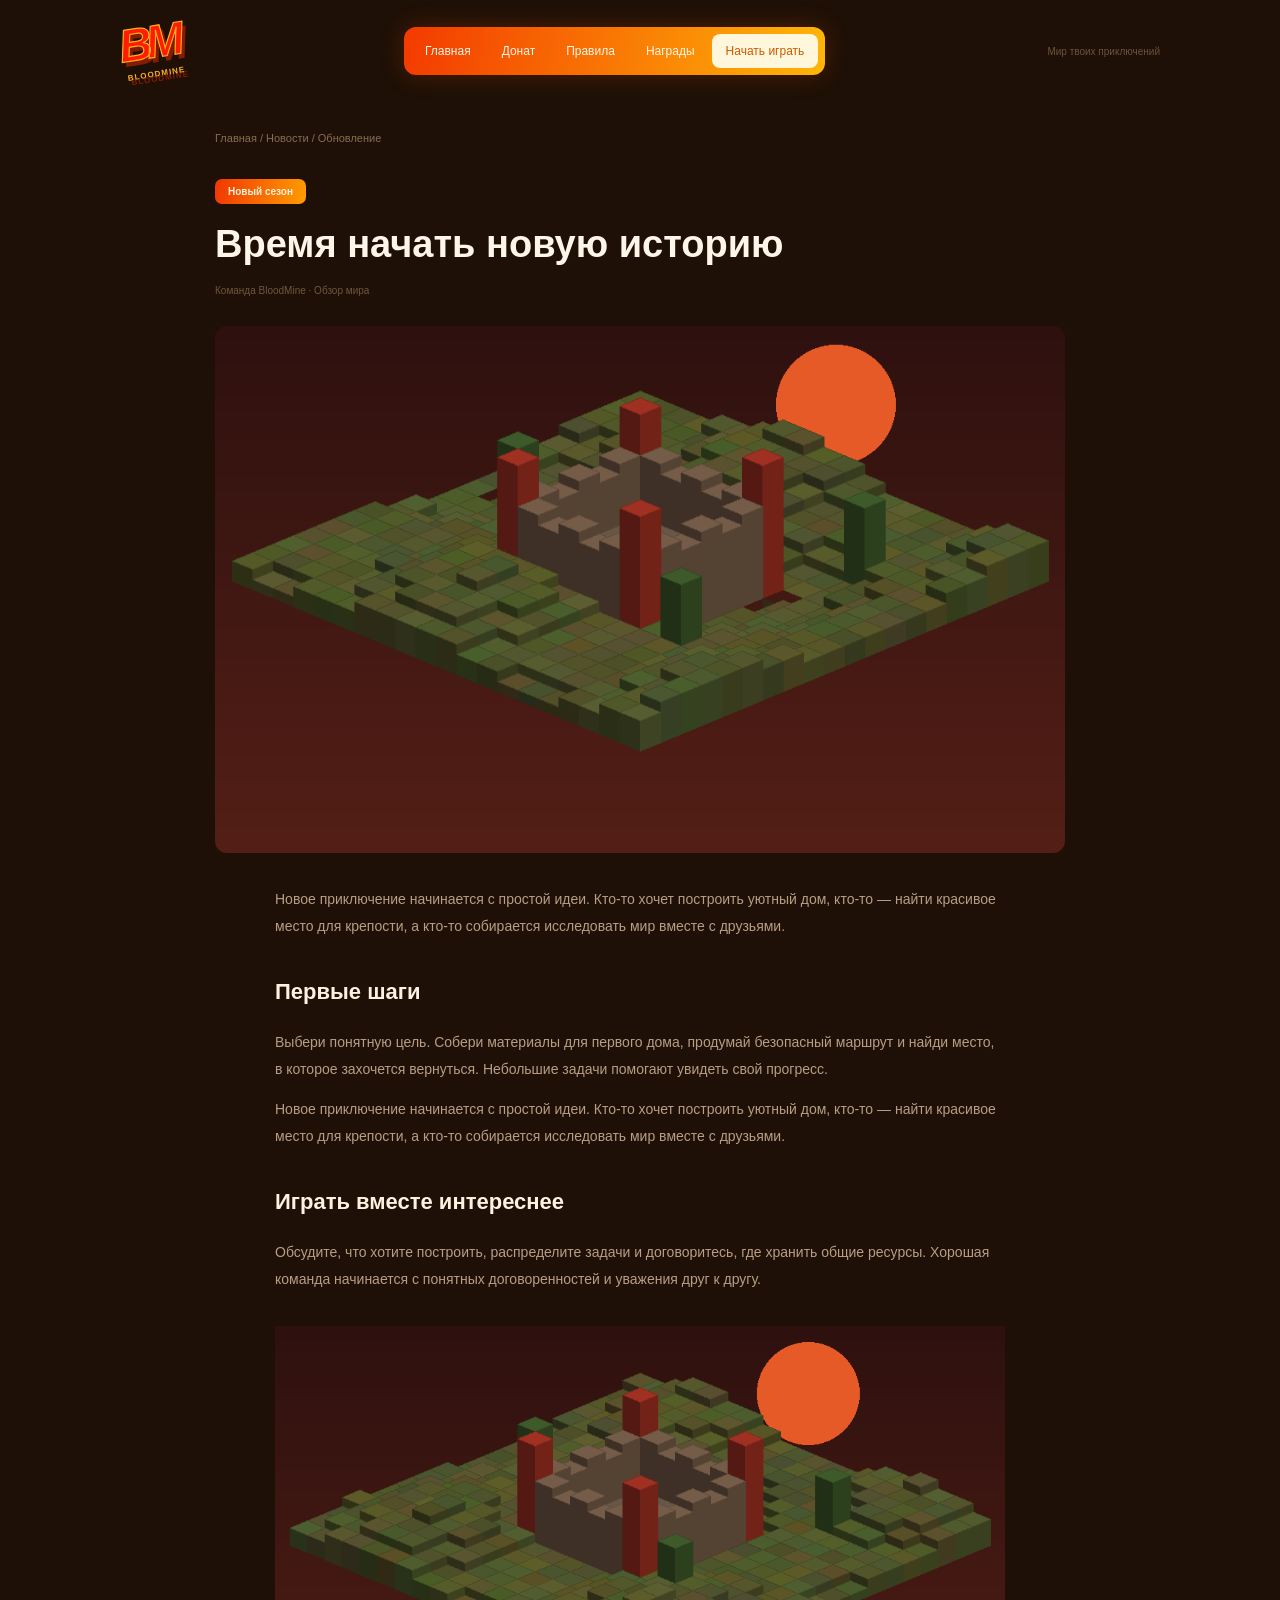
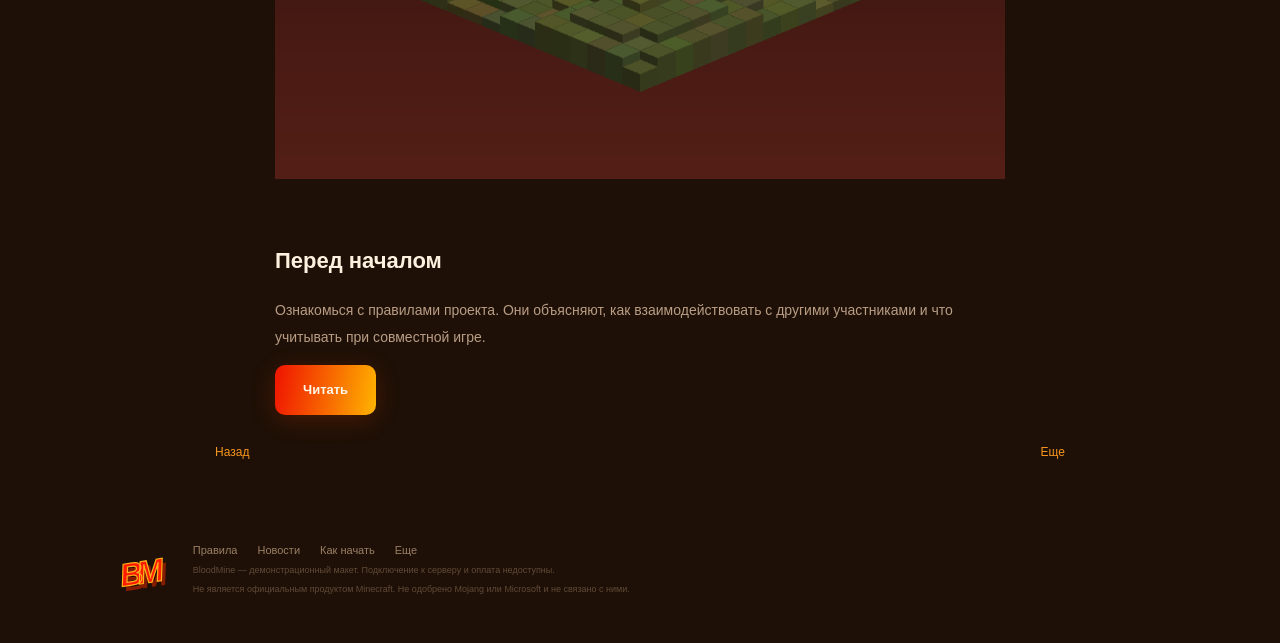
<file: Сайт/article.html>
<!DOCTYPE html>
<html lang="en">
<head>
  <meta charset="UTF-8">
  <title>Главная</title>
  <meta name="description" content="Лучший Minecraft сервер. Minecraft сервер, играть Minecraft, сервер Minecraft, лучший сервер.">
  <meta name="keywords" content="minecraft, сервер, сервер майнкрафт, майнкрафт сервер, лучший сервер, донат, minecraft сервер">
  <script src="assets/js/catalog.js"></script>
  <script src="assets/js/widgets.js"></script>
  <link rel="stylesheet" href="assets/css/components.css">
  <link rel="stylesheet" href="assets/css/styles.css">
</head>
<body>
    <div class="header wrap">
      <a class="logo" href="index.html">BM<span>BLOODMINE</span></a>
      <div class="nav">
        <a href="index.html">Главная</a><a href="index.html#shop">Донат</a><a href="rules.html">Правила</a><a href="rewards.html">Награды</a>
        <a class="nav-light" href="how-to-play.html">Начать играть</a>
      </div>
      <div class="header-note">Мир твоих приключений</div>
    </div>
    <div class="wrap article-page"><div class="breadcrumbs"><a href="index.html">Главная</a> / <a href="news.html">Новости</a> / Обновление</div><span class="pill">Новый сезон</span><h2>Время начать новую историю</h2><p class="article-meta">Команда BloodMine · Обзор мира</p><img class="article-cover" src="assets/images/season.png"><div class="article-body"><p>Новое приключение начинается с простой идеи. Кто-то хочет построить уютный дом, кто-то — найти красивое место для крепости, а кто-то собирается исследовать мир вместе с друзьями.</p><h4>Первые шаги</h4><p>Выбери понятную цель. Собери материалы для первого дома, продумай безопасный маршрут и найди место, в которое захочется вернуться. Небольшие задачи помогают увидеть свой прогресс.</p><p>Новое приключение начинается с простой идеи. Кто-то хочет построить уютный дом, кто-то — найти красивое место для крепости, а кто-то собирается исследовать мир вместе с друзьями.</p><h4>Играть вместе интереснее</h4><p>Обсудите, что хотите построить, распределите задачи и договоритесь, где хранить общие ресурсы. Хорошая команда начинается с понятных договоренностей и уважения друг к другу.</p><img src="assets/images/world.png"><h4>Перед началом</h4><p>Ознакомься с правилами проекта. Они объясняют, как взаимодействовать с другими участниками и что учитывать при совместной игре.</p><a class="orange" href="rules.html">Читать</a></div><div class="article-bottom"><a href="news.html">Назад</a><a href="index.html#shop">Еще</a></div></div>
    <div class="footer wrap">
      <a class="logo small-logo" href="index.html">BM</a>
      <div><div class="footer-links"><a href="rules.html">Правила</a><a href="news.html">Новости</a><a href="how-to-play.html">Как начать</a><a href="archive.html">Еще</a></div>
      <p>BloodMine — демонстрационный макет. Подключение к серверу и оплата недоступны.</p>
      <p>Не является официальным продуктом Minecraft. Не одобрено Mojang или Microsoft и не связано с ними.</p></div>
    </div>
    <div class="overlay" id="dialog"><div class="modal"><div class="modal-close" onclick="closeDialog()">×</div><div class="pill">BloodMine</div><h2 id="dialog-title">Информация</h2><p id="dialog-text"></p><button class="orange" onclick="closeDialog()">Понятно</button></div></div>
    <div class="toast" id="toast"></div>
    <script src="assets/js/app.js"></script><script src="assets/js/effects.js"></script>
</body>
</html>
</file>
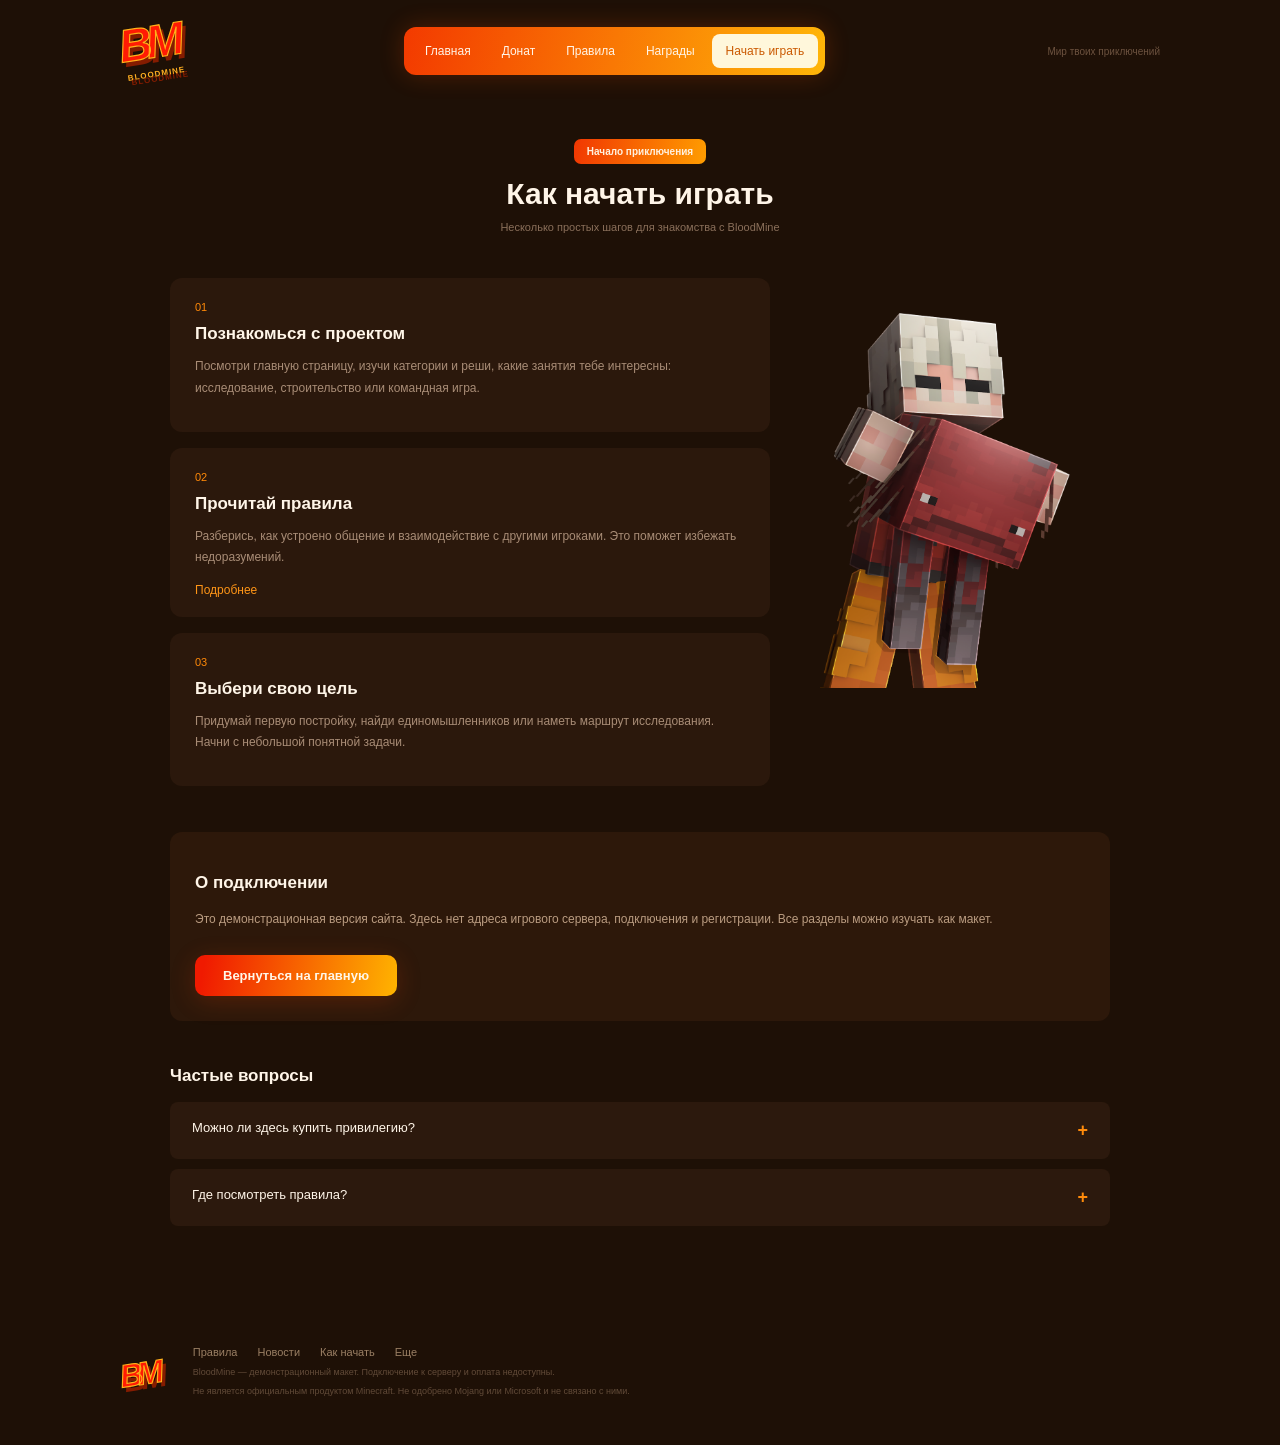
<file: Сайт/how-to-play.html>
<!DOCTYPE html>
<html lang="en">
<head>
  <meta charset="UTF-8">
  <title>Главная</title>
  <meta name="description" content="Лучший Minecraft сервер. Minecraft сервер, играть Minecraft, сервер Minecraft, лучший сервер.">
  <meta name="keywords" content="minecraft, сервер, сервер майнкрафт, майнкрафт сервер, лучший сервер, донат, minecraft сервер">
  <script src="assets/js/catalog.js"></script>
  <script src="assets/js/widgets.js"></script>
  <link rel="stylesheet" href="assets/css/components.css">
  <link rel="stylesheet" href="assets/css/styles.css">
</head>
<body>
    <div class="header wrap">
      <a class="logo" href="index.html">BM<span>BLOODMINE</span></a>
      <div class="nav">
        <a href="index.html">Главная</a><a href="index.html#shop">Донат</a><a href="rules.html">Правила</a><a href="rewards.html">Награды</a>
        <a class="nav-light" href="how-to-play.html">Начать играть</a>
      </div>
      <div class="header-note">Мир твоих приключений</div>
    </div>
    <div class="wrap inner-page"><div class="section-title"><span class="pill">Начало приключения</span><h2>Как начать играть</h2><p>Несколько простых шагов для знакомства с BloodMine</p></div>
    <div class="guide-layout"><div class="guide-steps"><div class="guide-step"><span>01</span><h4>Познакомься с проектом</h4><p>Посмотри главную страницу, изучи категории и реши, какие занятия тебе интересны: исследование, строительство или командная игра.</p></div><div class="guide-step"><span>02</span><h4>Прочитай правила</h4><p>Разберись, как устроено общение и взаимодействие с другими игроками. Это поможет избежать недоразумений.</p><a href="rules.html">Подробнее</a></div><div class="guide-step"><span>03</span><h4>Выбери свою цель</h4><p>Придумай первую постройку, найди единомышленников или наметь маршрут исследования. Начни с небольшой понятной задачи.</p></div></div><img class="guide-player" src="assets/images/player.png"></div>
    <div class="guide-note"><h4>О подключении</h4><p>Это демонстрационная версия сайта. Здесь нет адреса игрового сервера, подключения и регистрации. Все разделы можно изучать как макет.</p><a class="orange" href="index.html">Вернуться на главную</a></div>
    <div class="faq"><h4>Частые вопросы</h4><div class="rule"><div class="rule-heading" onclick="toggleRule(this)">Можно ли здесь купить привилегию?<b>+</b></div><div class="rule-content">Нет. Каталог показывает пример выбора товара. Платежи и выдача игровых предметов не подключены.</div></div><div class="rule"><div class="rule-heading" onclick="toggleRule(this)">Где посмотреть правила?<b>+</b></div><div class="rule-content">Открой раздел «Правила» в верхнем меню. Каждый пункт можно раскрыть отдельно.</div></div></div></div>
    <div class="footer wrap">
      <a class="logo small-logo" href="index.html">BM</a>
      <div><div class="footer-links"><a href="rules.html">Правила</a><a href="news.html">Новости</a><a href="how-to-play.html">Как начать</a><a href="archive.html">Еще</a></div>
      <p>BloodMine — демонстрационный макет. Подключение к серверу и оплата недоступны.</p>
      <p>Не является официальным продуктом Minecraft. Не одобрено Mojang или Microsoft и не связано с ними.</p></div>
    </div>
    <div class="overlay" id="dialog"><div class="modal"><div class="modal-close" onclick="closeDialog()">×</div><div class="pill">BloodMine</div><h2 id="dialog-title">Информация</h2><p id="dialog-text"></p><button class="orange" onclick="closeDialog()">Понятно</button></div></div>
    <div class="toast" id="toast"></div>
    <script src="assets/js/app.js"></script><script src="assets/js/effects.js"></script>
</body>
</html>
</file>
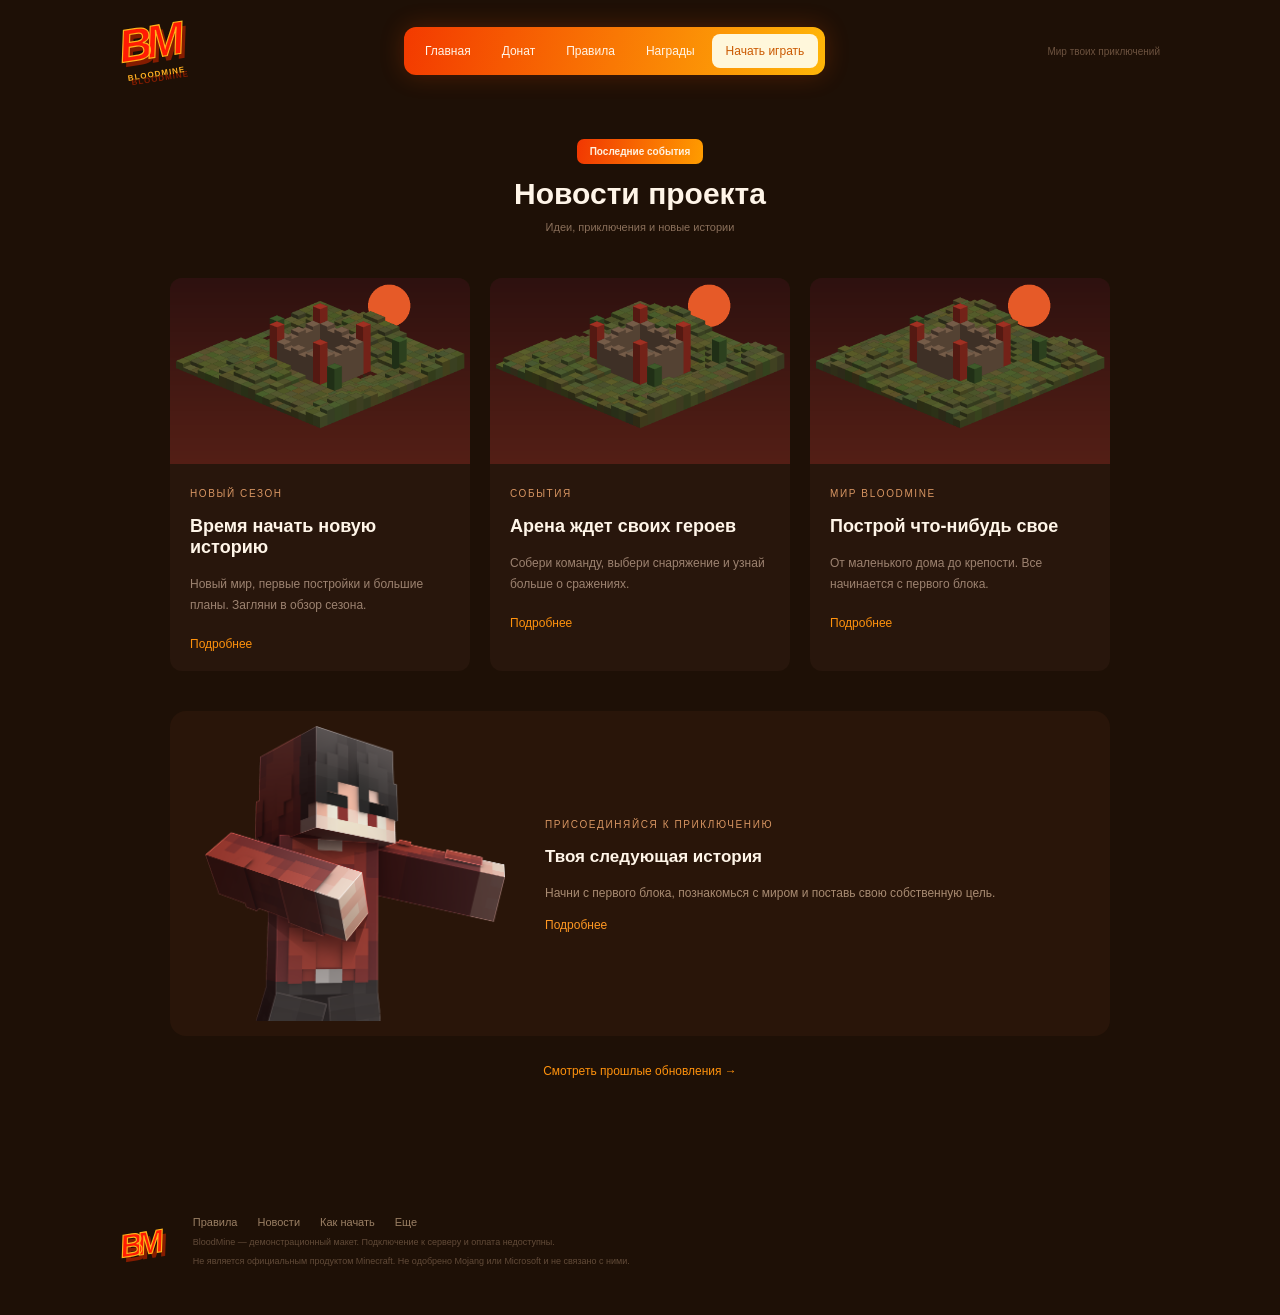
<file: Сайт/news.html>
<!DOCTYPE html>
<html lang="en">
<head>
  <meta charset="UTF-8">
  <title>Главная</title>
  <meta name="description" content="Лучший Minecraft сервер. Minecraft сервер, играть Minecraft, сервер Minecraft, лучший сервер.">
  <meta name="keywords" content="minecraft, сервер, сервер майнкрафт, майнкрафт сервер, лучший сервер, донат, minecraft сервер">
  <script src="assets/js/catalog.js"></script>
  <script src="assets/js/widgets.js"></script>
  <link rel="stylesheet" href="assets/css/components.css">
  <link rel="stylesheet" href="assets/css/styles.css">
</head>
<body>
    <div class="header wrap">
      <a class="logo" href="index.html">BM<span>BLOODMINE</span></a>
      <div class="nav">
        <a href="index.html">Главная</a><a href="index.html#shop">Донат</a><a href="rules.html">Правила</a><a href="rewards.html">Награды</a>
        <a class="nav-light" href="how-to-play.html">Начать играть</a>
      </div>
      <div class="header-note">Мир твоих приключений</div>
    </div>
    <div class="wrap inner-page"><div class="section-title"><span class="pill">Последние события</span><h2>Новости проекта</h2><p>Идеи, приключения и новые истории</p></div><div class="news-grid">
        <div class="news-card"><img src="assets/images/season.png"><div class="news-copy"><span class="eyebrow">Новый сезон</span><h4>Время начать новую историю</h4><p>Новый мир, первые постройки и большие планы. Загляни в обзор сезона.</p><a href="article.html">Подробнее</a></div></div>
        <div class="news-card"><img src="assets/images/arena.png"><div class="news-copy"><span class="eyebrow">События</span><h4>Арена ждет своих героев</h4><p>Собери команду, выбери снаряжение и узнай больше о сражениях.</p><a href="article.html">Подробнее</a></div></div>
        <div class="news-card"><img src="assets/images/world.png"><div class="news-copy"><span class="eyebrow">Мир BloodMine</span><h4>Построй что-нибудь свое</h4><p>От маленького дома до крепости. Все начинается с первого блока.</p><a href="article.html">Подробнее</a></div></div>
      </div><div class="news-wide"><img src="assets/images/hero-secondary.png"><div><span class="eyebrow">Присоединяйся к приключению</span><h4>Твоя следующая история</h4><p>Начни с первого блока, познакомься с миром и поставь свою собственную цель.</p><a href="how-to-play.html">Подробнее</a></div></div><a class="text-link" href="archive.html">Смотреть прошлые обновления →</a></div>
    <div class="footer wrap">
      <a class="logo small-logo" href="index.html">BM</a>
      <div><div class="footer-links"><a href="rules.html">Правила</a><a href="news.html">Новости</a><a href="how-to-play.html">Как начать</a><a href="archive.html">Еще</a></div>
      <p>BloodMine — демонстрационный макет. Подключение к серверу и оплата недоступны.</p>
      <p>Не является официальным продуктом Minecraft. Не одобрено Mojang или Microsoft и не связано с ними.</p></div>
    </div>
    <div class="overlay" id="dialog"><div class="modal"><div class="modal-close" onclick="closeDialog()">×</div><div class="pill">BloodMine</div><h2 id="dialog-title">Информация</h2><p id="dialog-text"></p><button class="orange" onclick="closeDialog()">Понятно</button></div></div>
    <div class="toast" id="toast"></div>
    <script src="assets/js/app.js"></script><script src="assets/js/effects.js"></script>
</body>
</html>
</file>
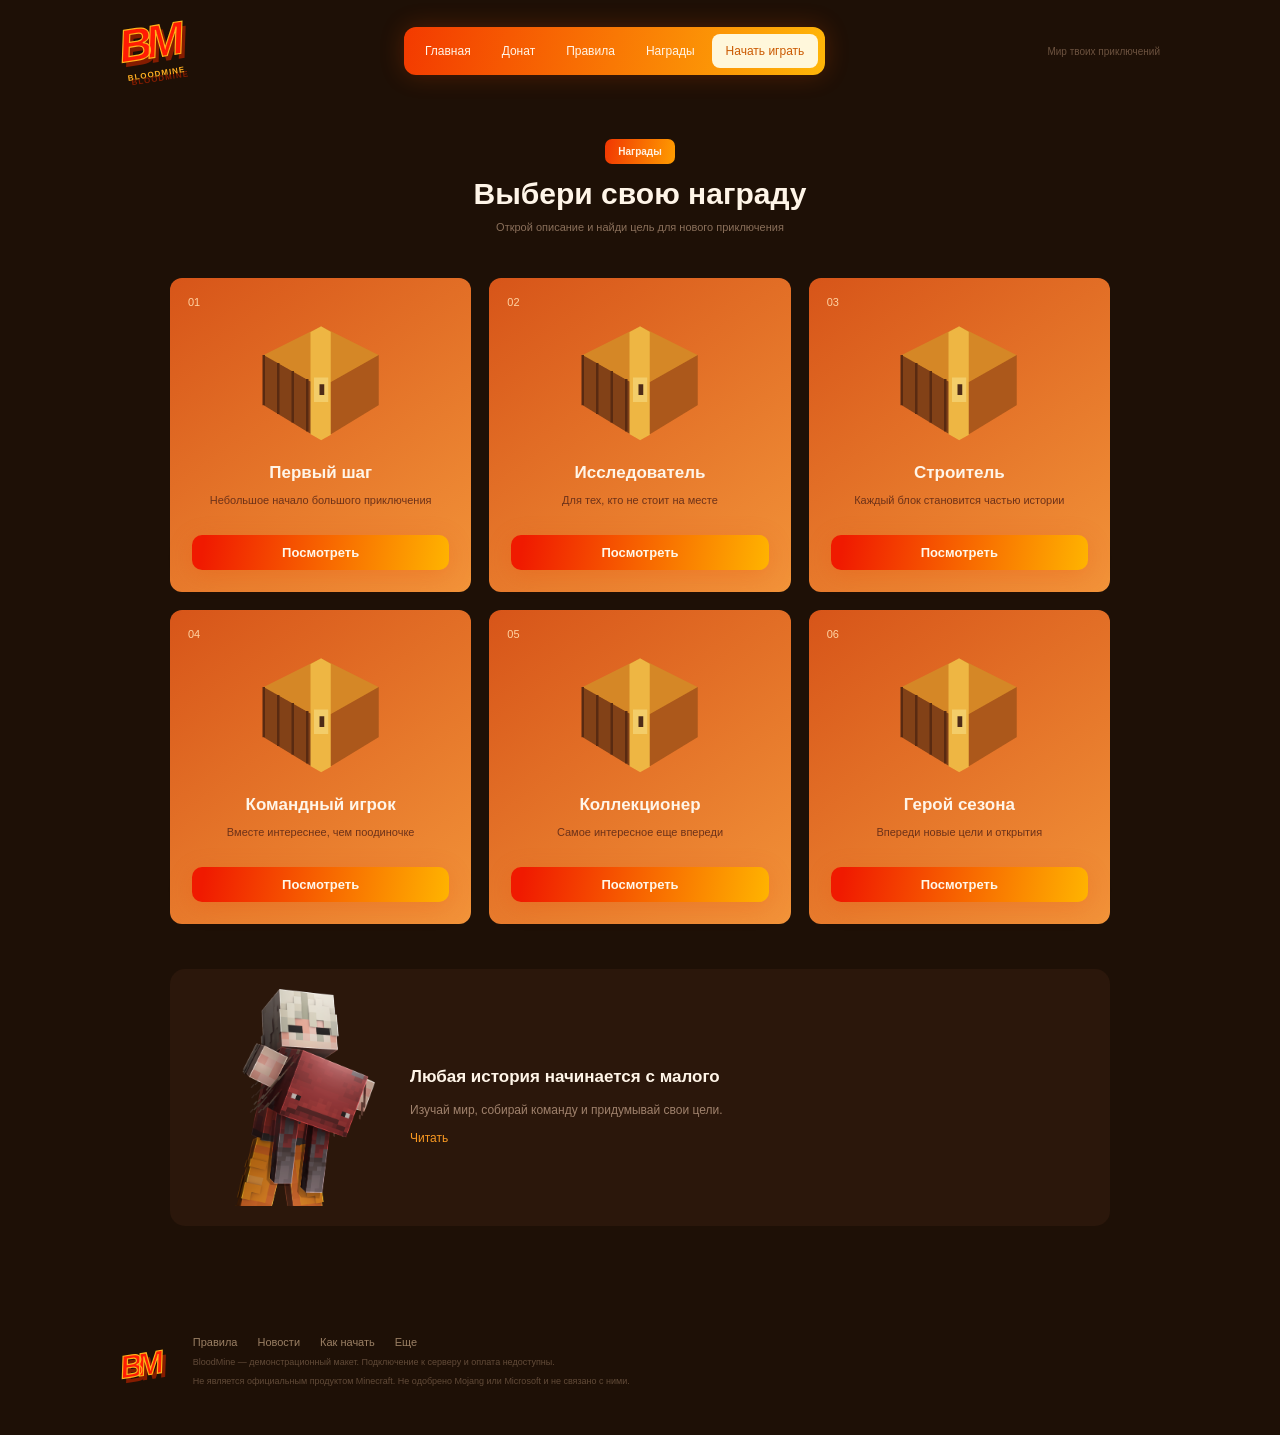
<file: Сайт/rewards.html>
<!DOCTYPE html>
<html lang="en">
<head>
  <meta charset="UTF-8">
  <title>Главная</title>
  <meta name="description" content="Лучший Minecraft сервер. Minecraft сервер, играть Minecraft, сервер Minecraft, лучший сервер.">
  <meta name="keywords" content="minecraft, сервер, сервер майнкрафт, майнкрафт сервер, лучший сервер, донат, minecraft сервер">
  <script src="assets/js/catalog.js"></script>
  <script src="assets/js/widgets.js"></script>
  <link rel="stylesheet" href="assets/css/components.css">
  <link rel="stylesheet" href="assets/css/styles.css">
</head>
<body>
    <div class="header wrap">
      <a class="logo" href="index.html">BM<span>BLOODMINE</span></a>
      <div class="nav">
        <a href="index.html">Главная</a><a href="index.html#shop">Донат</a><a href="rules.html">Правила</a><a href="rewards.html">Награды</a>
        <a class="nav-light" href="how-to-play.html">Начать играть</a>
      </div>
      <div class="header-note">Мир твоих приключений</div>
    </div>
    <div class="wrap inner-page"><div class="section-title"><span class="pill">Награды</span><h2>Выбери свою награду</h2><p>Открой описание и найди цель для нового приключения</p></div><div class="rewards-grid"><div class="reward-card"><span class="reward-number">01</span><img src="assets/images/chest.png"><h4>Первый шаг</h4><p>Небольшое начало большого приключения</p><button class="orange" onclick="showReward('Первый шаг')">Посмотреть</button></div>
<div class="reward-card"><span class="reward-number">02</span><img src="assets/images/chest.png"><h4>Исследователь</h4><p>Для тех, кто не стоит на месте</p><button class="orange" onclick="showReward('Исследователь')">Посмотреть</button></div>
<div class="reward-card"><span class="reward-number">03</span><img src="assets/images/chest.png"><h4>Строитель</h4><p>Каждый блок становится частью истории</p><button class="orange" onclick="showReward('Строитель')">Посмотреть</button></div>
<div class="reward-card"><span class="reward-number">04</span><img src="assets/images/chest.png"><h4>Командный игрок</h4><p>Вместе интереснее, чем поодиночке</p><button class="orange" onclick="showReward('Командный игрок')">Посмотреть</button></div>
<div class="reward-card"><span class="reward-number">05</span><img src="assets/images/chest.png"><h4>Коллекционер</h4><p>Самое интересное еще впереди</p><button class="orange" onclick="showReward('Коллекционер')">Посмотреть</button></div>
<div class="reward-card"><span class="reward-number">06</span><img src="assets/images/chest.png"><h4>Герой сезона</h4><p>Впереди новые цели и открытия</p><button class="orange" onclick="showReward('Герой сезона')">Посмотреть</button></div></div><div class="reward-banner"><img src="assets/images/player.png"><div><h4>Любая история начинается с малого</h4><p>Изучай мир, собирай команду и придумывай свои цели.</p><a href="rules.html">Читать</a></div></div></div>
    <div class="footer wrap">
      <a class="logo small-logo" href="index.html">BM</a>
      <div><div class="footer-links"><a href="rules.html">Правила</a><a href="news.html">Новости</a><a href="how-to-play.html">Как начать</a><a href="archive.html">Еще</a></div>
      <p>BloodMine — демонстрационный макет. Подключение к серверу и оплата недоступны.</p>
      <p>Не является официальным продуктом Minecraft. Не одобрено Mojang или Microsoft и не связано с ними.</p></div>
    </div>
    <div class="overlay" id="dialog"><div class="modal"><div class="modal-close" onclick="closeDialog()">×</div><div class="pill">BloodMine</div><h2 id="dialog-title">Информация</h2><p id="dialog-text"></p><button class="orange" onclick="closeDialog()">Понятно</button></div></div>
    <div class="toast" id="toast"></div>
    <script src="assets/js/app.js"></script><script src="assets/js/effects.js"></script>
</body>
</html>
</file>
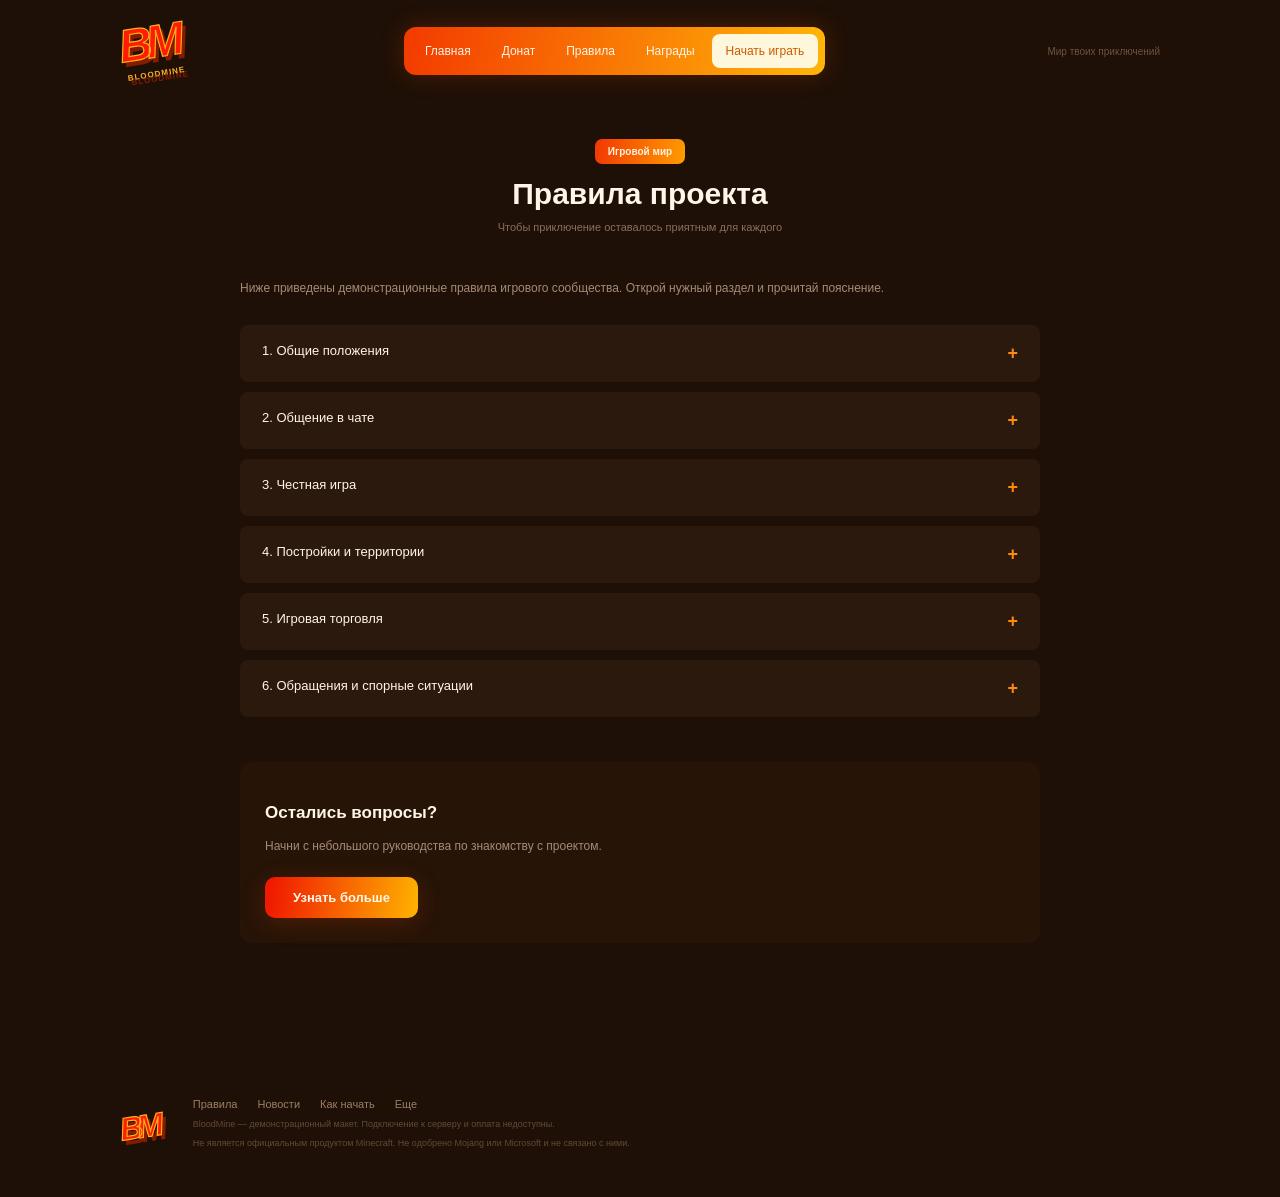
<file: Сайт/rules.html>
<!DOCTYPE html>
<html lang="en">
<head>
  <meta charset="UTF-8">
  <title>Главная</title>
  <meta name="description" content="Лучший Minecraft сервер. Minecraft сервер, играть Minecraft, сервер Minecraft, лучший сервер.">
  <meta name="keywords" content="minecraft, сервер, сервер майнкрафт, майнкрафт сервер, лучший сервер, донат, minecraft сервер">
  <script src="assets/js/catalog.js"></script>
  <script src="assets/js/widgets.js"></script>
  <link rel="stylesheet" href="assets/css/components.css">
  <link rel="stylesheet" href="assets/css/styles.css">
</head>
<body>
    <div class="header wrap">
      <a class="logo" href="index.html">BM<span>BLOODMINE</span></a>
      <div class="nav">
        <a href="index.html">Главная</a><a href="index.html#shop">Донат</a><a href="rules.html">Правила</a><a href="rewards.html">Награды</a>
        <a class="nav-light" href="how-to-play.html">Начать играть</a>
      </div>
      <div class="header-note">Мир твоих приключений</div>
    </div>
    <div class="wrap inner-page"><div class="section-title"><span class="pill">Игровой мир</span><h2>Правила проекта</h2><p>Чтобы приключение оставалось приятным для каждого</p></div><div class="rules-intro"><p>Ниже приведены демонстрационные правила игрового сообщества. Открой нужный раздел и прочитай пояснение.</p></div><div class="rules-list"><div class="rule"><div class="rule-heading" onclick="toggleRule(this)"><span>1. Общие положения</span><b>+</b></div><div class="rule-content">Уважайте других участников. Перед началом игры ознакомьтесь с правилами и уточните непонятные пункты. Правила помогают сохранять понятные условия для всех. Незнание правил не освобождает от необходимости их соблюдать.</div></div>
<div class="rule"><div class="rule-heading" onclick="toggleRule(this)"><span>2. Общение в чате</span><b>+</b></div><div class="rule-content">Не оскорбляйте собеседников, не засоряйте чат повторяющимися сообщениями и не публикуйте чужие личные сведения. Для разногласий используйте спокойное обсуждение. Сообщение должно быть понятно другим игрокам.</div></div>
<div class="rule"><div class="rule-heading" onclick="toggleRule(this)"><span>3. Честная игра</span><b>+</b></div><div class="rule-content">Не используйте программы и изменения клиента, дающие запрещенное преимущество. Не пытайтесь обходить ограничения игры. Если заметили ошибку, опишите обстоятельства ее появления и не используйте ее против других игроков.</div></div>
<div class="rule"><div class="rule-heading" onclick="toggleRule(this)"><span>4. Постройки и территории</span><b>+</b></div><div class="rule-content">Уважайте границы чужих построек. Перед совместным строительством договоритесь о доступе и обязанностях. Не выдавайте чужую работу за свою и не мешайте другим участникам развивать их территорию.</div></div>
<div class="rule"><div class="rule-heading" onclick="toggleRule(this)"><span>5. Игровая торговля</span><b>+</b></div><div class="rule-content">Заранее обсуждайте условия обмена. Проверяйте предмет и количество до подтверждения договоренности. Не обманывайте других игроков и не обещайте то, что не можете передать.</div></div>
<div class="rule"><div class="rule-heading" onclick="toggleRule(this)"><span>6. Обращения и спорные ситуации</span><b>+</b></div><div class="rule-content">Опишите, что произошло, когда это случилось и какие действия этому предшествовали. Сохраните снимки экрана. По одному короткому сообщению без контекста трудно понять обстоятельства ситуации.</div></div></div><div class="bottom-help"><h4>Остались вопросы?</h4><p>Начни с небольшого руководства по знакомству с проектом.</p><a class="orange" href="how-to-play.html">Узнать больше</a></div></div>
    <div class="footer wrap">
      <a class="logo small-logo" href="index.html">BM</a>
      <div><div class="footer-links"><a href="rules.html">Правила</a><a href="news.html">Новости</a><a href="how-to-play.html">Как начать</a><a href="archive.html">Еще</a></div>
      <p>BloodMine — демонстрационный макет. Подключение к серверу и оплата недоступны.</p>
      <p>Не является официальным продуктом Minecraft. Не одобрено Mojang или Microsoft и не связано с ними.</p></div>
    </div>
    <div class="overlay" id="dialog"><div class="modal"><div class="modal-close" onclick="closeDialog()">×</div><div class="pill">BloodMine</div><h2 id="dialog-title">Информация</h2><p id="dialog-text"></p><button class="orange" onclick="closeDialog()">Понятно</button></div></div>
    <div class="toast" id="toast"></div>
    <script src="assets/js/app.js"></script><script src="assets/js/effects.js"></script>
</body>
</html>
</file>
<file: assets/css/styles.css>
* {
    box-sizing: border-box;
}

html {
    scroll-behavior: smooth;
}

body {
    margin: 0;
    color: #fff5e8;
    background: #1e1006;
    font-family: "Trebuchet MS", Arial, sans-serif;
    font-size: 14px;
}

a {
    color: inherit;
    text-decoration: none;
}

button {
    font-family: inherit;
    cursor: pointer;
    border: 0;
    color: white;
}

.wrap {
    width: 1040px;
    max-width: 100%;
    margin: 0 auto;
}

.header {
    height: 102px;
    display: flex;
    align-items: center;
    justify-content: space-between;
}

.logo {
    display: inline-block;
    color: #ff1b04;
    font-family: Impact, "Arial Black", sans-serif;
    font-weight: 900;
    font-style: italic;
    font-size: 46px;
    line-height: .8;
    letter-spacing: -6px;
    transform: rotate(-9deg);
    -webkit-text-stroke: 1.2px #ffb11a;
    text-shadow: 3px 5px #851c00;
}

.logo span {
    display: block;
    font: bold 8px Arial;
    letter-spacing: 1px;
    margin: 9px 0 0 4px;
    -webkit-text-stroke: 0;
    color: #ffaf22;
}

.nav {
    display: flex;
    gap: 3px;
    align-items: center;
    padding: 7px;
    border-radius: 12px;
    background: linear-gradient(100deg,#f33a00,#ffb608);
    box-shadow: 0 0 24px #ff510039;
}

.nav a {
    font-size: 12px;
    padding: 10px 14px;
    border-radius: 8px;
}

.nav a:hover {
    background: #ffffff20;
}

.nav-light {
    background: #fff7db;
    color: #cb5a02;
}

.header-note {
    color: #6c523f;
    font-size: 10px;
}

.hero {
    height: 430px;
    position: relative;
    display: flex;
    align-items: center;
}

.hero-copy {
    width: 500px;
    position: relative;
    z-index: 1;
}

.eyebrow {
    text-transform: uppercase;
    color: #d79562;
    font-size: 10px;
    letter-spacing: 1.6px;
}

h2 {
    font-size: 32px;
    line-height: 1.08;
    margin: 18px 0;
    font-weight: 900;
}

.hero h2 {
    font-size: 40px;
    letter-spacing: -.8px;
}

.hero h2 span {
    color: #fff7e8;
}

.hero p {
    width: 390px;
    font-size: 13px;
    line-height: 1.6;
    color: #ae9584;
}

.hero-players {
    position: absolute;
    left: 448px;
    top: 8px;
    width: 610px;
    height: auto;
}

.orange {
    display: inline-block;
    text-align: center;
    padding: 13px 28px;
    background: linear-gradient(100deg,#f01a00 5%,#ffb400 100%);
    color: #fff7e8;
    border-radius: 10px;
    font-size: 13px;
    font-weight: bold;
    box-shadow: 0 5px 25px #e9410036;
}

.orange:hover {
    filter: brightness(1.1);
}

.hero-button {
    width: 345px;
    margin-top: 15px;
}

.hero-button span {
    margin-left: 100px;
}

.section-title {
    text-align: center;
    margin: 22px 0 35px;
}

.pill {
    display: inline-block;
    border-radius: 7px;
    background: linear-gradient(100deg,#f13702,#ff9d00);
    color: #fff1df;
    padding: 7px 13px;
    font-size: 10px;
    font-weight: bold;
}

.section-title h2 {
    margin: 14px 0 10px;
    font-size: 30px;
}

.section-title p {
    color: #8a6f5a;
    font-size: 11px;
}

.shop-section {
    padding-top: 8px;
}

.store {
    width: 918px;
    max-width: 100%;
    margin: auto;
    padding: 18px;
    border-radius: 20px;
    background: #180c04;
    box-shadow: 0 15px 30px #00000035;
}

.tabs {
    display: flex;
    gap: 7px;
    margin: 0 0 20px 187px;
}

.tab {
    background: transparent;
    padding: 8px 14px;
    font-size: 13px;
    cursor: pointer;
    color: #8a7464;
    border-radius: 7px;
}

.tab.active {
    background: linear-gradient(100deg,#f52300,#ff8900);
    color: #fff;
}

.store-body {
    display: flex;
    gap: 15px;
}

.store-preview {
    width: 170px;
    text-align: center;
    background: #120a04;
    border-radius: 12px;
    overflow: hidden;
}

h4 {
    margin: 16px 0;
    font-size: 17px;
}

.store-preview h4 {
    font-size: 15px;
}

.store-preview img {
    width: 175px;
    height: auto;
    margin-left: -4px;
}

.product-column {
    width: 258px;
}

.column-heading {
    background: linear-gradient(100deg,#f52b00,#ff9000);
    padding: 10px;
    border-radius: 8px;
    text-align: center;
    font-size: 12px;
    font-weight: bold;
    margin-bottom: 10px;
}

.column-heading.secondary {
    background: #2b170b;
}

.product-row {
    width: 100%;
    text-align: left;
    color: #fff5e8;
    display: flex;
    justify-content: space-between;
    padding: 10px 12px;
    margin: 5px 0;
    background: #2b190d;
    border-radius: 6px;
    font-size: 12px;
    cursor: pointer;
}

.product-row.chosen {
    background: #6a3f22;
}

.product-row:hover {
    background: #77401b;
}

.product-price {
    color: #baa28b;
    font-size: 11px;
}

.description-column {
    width: 398px;
    padding: 0 5px 18px 4px;
    background: #210f05;
    border-radius: 10px;
}

.description-column h4 {
    margin: 25px 20px 12px;
    font-size: 17px;
}

.description-column ul {
    padding: 0 22px 0 38px;
    color: #b8a28d;
    font-size: 12px;
    line-height: 2;
    min-height: 125px;
}

.description-column li span {
    color: #ff9e0b;
}

.term-label {
    font-size: 10px;
    color: #775e4b;
    margin: 15px 20px 8px;
}

.terms {
    display: flex;
    gap: 10px;
    font-size: 10px;
    margin: 0 20px 17px;
    color: #826953;
}

.terms .term {
    background: transparent;
    color: inherit;
    font-size: inherit;
    padding: 7px 10px;
    border-radius: 5px;
    cursor: pointer;
}

.terms .selected {
    background: #ef780a;
    color: #fff;
}

.description-column .orange {
    display: block;
    margin: 0 20px;
    width: 350px;
}

.fineprint {
    color: #5c402c;
    font-size: 9px;
    text-align: center;
    margin: 12px 0 0;
}

.news-section {
    padding-top: 70px;
}

.news-grid {
    display: grid;
    grid-template-columns: repeat(3,1fr);
    gap: 20px;
    margin-top: 38px;
}

.news-card {
    background: #28160c;
    border-radius: 12px;
    overflow: hidden;
}

.news-card img {
    width: 100%;
    display: block;
    height: auto;
}

.news-copy {
    padding: 20px;
}

.news-copy h4 {
    font-size: 18px;
}

.news-copy p {
    color: #9c8270;
    font-size: 12px;
    line-height: 1.7;
}

.news-copy a,.text-link {
    display: inline-block;
    font-size: 12px;
    color: #ff920d;
    margin-top: 10px;
}

.text-link {
    display: block;
    width: max-content;
    margin: 28px auto;
}

.about {
    margin-top: 65px;
    padding: 25px 30px;
    background: #241207;
    border-radius: 14px;
}

.about p {
    color: #765c46;
    font-size: 11px;
    line-height: 1.7;
}

.about a {
    color: #e68d22;
    font-size: 11px;
}

.footer {
    display: flex;
    gap: 35px;
    padding: 55px 0 40px;
    align-items: center;
}

.small-logo {
    font-size: 32px;
}

.footer-links {
    display: flex;
    gap: 20px;
    font-size: 11px;
    color: #9a7f64;
}

.footer p {
    color: #614a38;
    font-size: 9px;
    margin: 9px 0;
}

.inner-page {
    padding: 15px 50px 55px;
    min-height: 760px;
}

.inner-page .section-title {
    margin-bottom: 45px;
}

.rules-intro {
    max-width: 100%;
    color: #a58b76;
    font-size: 12px;
    margin: auto auto 25px;
    width: 800px;
    line-height: 1.8;
}

.rules-list {
    width: 800px;
    max-width: 100%;
    margin: auto;
}

.rule {
    margin: 10px 0;
    border-radius: 8px;
    overflow: hidden;
    background: #2c190d;
}

.rule-heading {
    width: 100%;
    background: transparent;
    color: inherit;
    text-align: left;
    display: flex;
    justify-content: space-between;
    padding: 18px 22px;
    font-size: 13px;
    cursor: pointer;
}

.rule-heading b {
    color: #ff8b0b;
    font-size: 18px;
}

.rule-content {
    display: none;
    padding: 8px 22px 25px;
    font-size: 12px;
    color: #aa8b74;
    line-height: 1.9;
}

.rule.open .rule-content {
    display: block;
}

.bottom-help {
    width: 800px;
    max-width: 100%;
    margin: 45px auto;
    padding: 25px;
    background: #261407;
    border-radius: 12px;
}

.bottom-help p {
    font-size: 12px;
    color: #a58b76;
}

.bottom-help .orange {
    margin-top: 12px;
}

.rewards-grid {
    display: grid;
    grid-template-columns: repeat(3,1fr);
    gap: 18px;
}

.reward-card {
    padding: 22px;
    text-align: center;
    border-radius: 12px;
    background: linear-gradient(145deg,#d75519,#f29339);
    position: relative;
}

.reward-number {
    position: absolute;
    top: 18px;
    left: 18px;
    font-size: 11px;
    color: #ffd3a3;
}

.reward-card img {
    display: block;
    width: 160px;
    margin: auto;
    height: auto;
}

.reward-card h4 {
    margin: 3px 0 10px;
}

.reward-card p {
    font-size: 11px;
    color: #6d3219;
    min-height: 30px;
}

.reward-card .orange {
    width: 100%;
    padding: 10px;
}

.reward-banner {
    display: flex;
    gap: 35px;
    padding: 20px 65px;
    margin-top: 45px;
    background: #2b170b;
    border-radius: 15px;
    align-items: center;
}

.reward-banner img {
    width: 140px;
    height: auto;
}

.reward-banner p {
    color: #9f816c;
    font-size: 12px;
}

.reward-banner a {
    color: #f99922;
    font-size: 12px;
}

.guide-layout {
    display: flex;
    gap: 50px;
}

.guide-steps {
    width: 600px;
}

.guide-step {
    margin-bottom: 16px;
    padding: 20px 25px;
    background: #2b180c;
    border-radius: 12px;
}

.guide-step>span {
    color: #ff8908;
    font-size: 11px;
}

.guide-step h4 {
    margin: 10px 0;
}

.guide-step p {
    font-size: 12px;
    color: #a88c76;
    line-height: 1.8;
}

.guide-step a {
    color: #ff9517;
    font-size: 12px;
}

.guide-player {
    width: 250px;
    height: auto;
    margin-top: 35px;
}

.guide-note {
    padding: 25px;
    background: #2d180a;
    border-radius: 12px;
    margin: 30px 0;
}

.guide-note p {
    color: #ba9c81;
    font-size: 12px;
    line-height: 1.8;
}

.guide-note .orange {
    margin-top: 12px;
}

.faq {
    margin-top: 45px;
}

.news-wide {
    margin-top: 40px;
    display: flex;
    align-items: center;
    gap: 40px;
    background: #291509;
    padding: 15px 35px;
    border-radius: 16px;
}

.news-wide img {
    width: 360px;
    height: auto;
}

.news-wide p {
    color: #a88b72;
    font-size: 12px;
    line-height: 1.8;
}

.news-wide a {
    color: #ff9823;
    font-size: 12px;
}

.article-page {
    width: 850px;
    max-width: 100%;
    padding: 30px 0;
}

.breadcrumbs {
    color: #886c54;
    font-size: 11px;
    margin: 0 0 35px;
}

.article-page h2 {
    font-size: 38px;
    margin: 20px 0;
}

.article-meta {
    color: #71553f;
    font-size: 10px;
}

.article-cover {
    width: 100%;
    max-width: 850px;
    height: auto;
    border-radius: 12px;
    margin-top: 20px;
}

.article-body {
    width: 730px;
    max-width: 100%;
    margin: 30px auto;
    font-size: 14px;
    line-height: 1.9;
    color: #b99d85;
}

.article-body h4 {
    color: #fff1df;
    font-size: 22px;
    margin-top: 32px;
}

.article-body img {
    width: 100%;
    max-width: 730px;
    margin: 20px 0;
    height: auto;
}

.article-bottom {
    display: flex;
    justify-content: space-between;
    color: #f8961e;
    font-size: 12px;
}

.overlay {
    position: fixed;
    inset: 0;
    background: #000b;
    z-index: 30;
    display: none;
    align-items: center;
    justify-content: center;
}

.overlay.visible {
    display: flex;
}

.modal {
    width: 470px;
    max-width: calc(100% - 32px);
    padding: 40px;
    border-radius: 15px;
    background: #2b180c;
    position: relative;
    box-shadow: 0 15px 60px #000a;
}

.modal h2 {
    font-size: 26px;
}

.modal p {
    color: #bba087;
    font-size: 13px;
    line-height: 1.8;
}

.modal-close {
    background: transparent;
    padding: 4px 10px;
    position: absolute;
    right: 20px;
    top: 15px;
    cursor: pointer;
    color: #a78261;
    font-size: 24px;
}

.modal .orange {
    width: 100%;
    margin-top: 20px;
}

.toast {
    position: fixed;
    bottom: 25px;
    left: 45%;
    background: #b64a09;
    padding: 14px 30px;
    border-radius: 8px;
    display: none;
}

.hero-players {
    height: 410px;
    top: 8px;
}

.hero-players img {
    position: absolute;
    width: auto;
    height: auto;
}

.hero-players .hero-back {
    left: -5px;
    top: 55px;
    height: 340px;
    width: auto;
}

.hero-players .hero-front {
    left: 285px;
    top: 0;
    height: 400px;
    width: auto;
}

.news-wide>img {
    width: 300px;
    max-height: 300px;
    object-fit: contain;
}

/* ===== Блок 4: фокус и замена effects.js ===== */
a:focus-visible,
button:focus-visible {
    outline: 3px solid #ffd27a;
    outline-offset: 2px;
}

.news-card:hover,
.reward-card:hover {
    box-shadow: 0 0 18px rgba(255, 90, 0, 0.14);
}

[hidden] {
    display: none !important;
}

/* ===== Блок 4: адаптивность ===== */
@media (max-width: 1100px) {
    .wrap {
        padding-left: 16px;
        padding-right: 16px;
    }

    .header {
        height: auto;
        flex-wrap: wrap;
        gap: 14px;
        padding-top: 14px;
        padding-bottom: 14px;
    }

    .header-note {
        display: none;
    }

    .nav {
        flex-wrap: wrap;
    }

    .hero {
        height: auto;
        flex-direction: column;
        align-items: flex-start;
        padding-bottom: 20px;
    }

    .hero-copy {
        width: 100%;
    }

    .hero p {
        width: auto;
        max-width: 420px;
    }

    .hero-players {
        position: relative;
        left: 0;
        top: 0;
        width: 100%;
        max-width: 560px;
        height: 380px;
        margin: 10px auto 0;
    }

    .hero-players .hero-back {
        left: 0;
        top: 40px;
        height: 300px;
    }

    .hero-players .hero-front {
        left: 260px;
        top: 0;
        height: 360px;
    }
}

@media (max-width: 900px) {
    h2,
    .section-title h2 {
        font-size: 26px;
    }

    .hero h2 {
        font-size: 32px;
    }

    .article-page h2 {
        font-size: 28px;
    }

    .inner-page {
        padding: 15px 16px 40px;
        min-height: 0;
    }

    .store {
        padding: 12px;
    }

    .tabs {
        margin-left: 0;
        flex-wrap: wrap;
    }

    .store-body {
        flex-direction: column;
    }

    .store-preview,
    .product-column,
    .description-column {
        width: 100%;
    }

    .store-preview img {
        display: block;
        margin: 0 auto 10px;
    }

    .description-column .orange {
        width: calc(100% - 40px);
    }

    .news-grid,
    .rewards-grid {
        grid-template-columns: repeat(2, 1fr);
    }

    .guide-layout {
        flex-direction: column;
        gap: 10px;
    }

    .guide-steps {
        width: 100%;
    }

    .guide-player {
        margin: 0 auto;
    }

    .reward-banner {
        padding: 20px 24px;
        flex-wrap: wrap;
    }

    .news-wide {
        flex-direction: column;
        text-align: center;
        padding: 20px;
        gap: 20px;
    }

    .news-wide>img {
        max-width: 100%;
    }

    .about {
        padding: 20px;
    }

    .article-page {
        padding: 30px 16px;
    }

    /* текст читается без увеличения масштаба */
    body,
    .nav a,
    .tab,
    .product-row,
    .product-price,
    .terms,
    .term-label,
    .description-column ul,
    .rules-intro,
    .rule-heading,
    .rule-content,
    .section-title p,
    .news-copy p,
    .news-copy a,
    .text-link,
    .about p,
    .about a,
    .reward-card p,
    .reward-banner p,
    .reward-banner a,
    .guide-step p,
    .guide-step a,
    .guide-note p,
    .bottom-help p,
    .news-wide p,
    .news-wide a,
    .modal p,
    .footer-links,
    .breadcrumbs,
    .article-bottom,
    .hero p {
        font-size: 14px;
    }

    .eyebrow,
    .pill,
    .footer p,
    .fineprint,
    .article-meta,
    .reward-number,
    .header-note {
        font-size: 12px;
    }
}

@media (max-width: 600px) {
    .news-grid,
    .rewards-grid {
        grid-template-columns: 1fr;
    }

    .hero h2 {
        font-size: 28px;
    }

    .hero-button {
        width: 100%;
        max-width: 345px;
    }

    .hero-button span {
        margin-left: 40px;
    }

    .hero-players {
        height: 290px;
    }

    .hero-players .hero-back {
        top: 30px;
        height: 230px;
    }

    .hero-players .hero-front {
        left: 175px;
        height: 270px;
    }

    .footer {
        flex-direction: column;
        align-items: flex-start;
        gap: 20px;
    }

    .footer-links {
        flex-wrap: wrap;
    }

    .reward-banner {
        flex-direction: column;
        text-align: center;
    }

    .modal {
        padding: 32px 22px;
    }

    .terms {
        flex-wrap: wrap;
    }
}
</file>
<file: Сайт/assets/css/components.css>
.container {
    width: 960px;
    margin: 0 auto;
}

.card {
    padding: 15px;
}

.button {
    color: #fff;
    background: orange;
}

.inventory-slot-0 {
    padding: 4px;
    margin: 0px;
    border: 1px solid #392414;
    border-radius: 0px;
    background-position: 0px 0px;
}

.inventory-slot-1 {
    padding: 5px;
    margin: 1px;
    border: 1px solid #392414;
    border-radius: 1px;
    background-position: 1px 1px;
}

.inventory-slot-2 {
    padding: 6px;
    margin: 2px;
    border: 1px solid #392414;
    border-radius: 2px;
    background-position: 2px 2px;
}

.inventory-slot-3 {
    padding: 7px;
    margin: 3px;
    border: 1px solid #392414;
    border-radius: 3px;
    background-position: 3px 3px;
}

.inventory-slot-4 {
    padding: 8px;
    margin: 4px;
    border: 1px solid #392414;
    border-radius: 4px;
    background-position: 4px 4px;
}

.inventory-slot-5 {
    padding: 9px;
    margin: 5px;
    border: 1px solid #392414;
    border-radius: 5px;
    background-position: 5px 5px;
}

.inventory-slot-6 {
    padding: 10px;
    margin: 0px;
    border: 1px solid #392414;
    border-radius: 6px;
    background-position: 6px 6px;
}

.inventory-slot-7 {
    padding: 11px;
    margin: 1px;
    border: 1px solid #392414;
    border-radius: 7px;
    background-position: 7px 7px;
}

.inventory-slot-8 {
    padding: 4px;
    margin: 2px;
    border: 1px solid #392414;
    border-radius: 8px;
    background-position: 8px 8px;
}

.inventory-slot-9 {
    padding: 5px;
    margin: 3px;
    border: 1px solid #392414;
    border-radius: 9px;
    background-position: 9px 9px;
}

.inventory-slot-10 {
    padding: 6px;
    margin: 4px;
    border: 1px solid #392414;
    border-radius: 10px;
    background-position: 10px 10px;
}

.inventory-slot-11 {
    padding: 7px;
    margin: 5px;
    border: 1px solid #392414;
    border-radius: 11px;
    background-position: 11px 11px;
}

.inventory-slot-12 {
    padding: 8px;
    margin: 0px;
    border: 1px solid #392414;
    border-radius: 12px;
    background-position: 12px 12px;
}

.inventory-slot-13 {
    padding: 9px;
    margin: 1px;
    border: 1px solid #392414;
    border-radius: 13px;
    background-position: 13px 13px;
}

.inventory-slot-14 {
    padding: 10px;
    margin: 2px;
    border: 1px solid #392414;
    border-radius: 0px;
    background-position: 14px 14px;
}

.inventory-slot-15 {
    padding: 11px;
    margin: 3px;
    border: 1px solid #392414;
    border-radius: 1px;
    background-position: 15px 15px;
}

.inventory-slot-16 {
    padding: 4px;
    margin: 4px;
    border: 1px solid #392414;
    border-radius: 2px;
    background-position: 16px 16px;
}

.inventory-slot-17 {
    padding: 5px;
    margin: 5px;
    border: 1px solid #392414;
    border-radius: 3px;
    background-position: 17px 17px;
}

.inventory-slot-18 {
    padding: 6px;
    margin: 0px;
    border: 1px solid #392414;
    border-radius: 4px;
    background-position: 18px 18px;
}

.inventory-slot-19 {
    padding: 7px;
    margin: 1px;
    border: 1px solid #392414;
    border-radius: 5px;
    background-position: 19px 19px;
}

.inventory-slot-20 {
    padding: 8px;
    margin: 2px;
    border: 1px solid #392414;
    border-radius: 6px;
    background-position: 20px 20px;
}

.inventory-slot-21 {
    padding: 9px;
    margin: 3px;
    border: 1px solid #392414;
    border-radius: 7px;
    background-position: 21px 21px;
}

.inventory-slot-22 {
    padding: 10px;
    margin: 4px;
    border: 1px solid #392414;
    border-radius: 8px;
    background-position: 22px 22px;
}

.inventory-slot-23 {
    padding: 11px;
    margin: 5px;
    border: 1px solid #392414;
    border-radius: 9px;
    background-position: 23px 23px;
}

.inventory-slot-24 {
    padding: 4px;
    margin: 0px;
    border: 1px solid #392414;
    border-radius: 10px;
    background-position: 24px 24px;
}

.inventory-slot-25 {
    padding: 5px;
    margin: 1px;
    border: 1px solid #392414;
    border-radius: 11px;
    background-position: 25px 25px;
}

.inventory-slot-26 {
    padding: 6px;
    margin: 2px;
    border: 1px solid #392414;
    border-radius: 12px;
    background-position: 26px 26px;
}

.inventory-slot-27 {
    padding: 7px;
    margin: 3px;
    border: 1px solid #392414;
    border-radius: 13px;
    background-position: 27px 27px;
}

.inventory-slot-28 {
    padding: 8px;
    margin: 4px;
    border: 1px solid #392414;
    border-radius: 0px;
    background-position: 28px 28px;
}

.inventory-slot-29 {
    padding: 9px;
    margin: 5px;
    border: 1px solid #392414;
    border-radius: 1px;
    background-position: 29px 29px;
}

.inventory-slot-30 {
    padding: 10px;
    margin: 0px;
    border: 1px solid #392414;
    border-radius: 2px;
    background-position: 30px 30px;
}

.inventory-slot-31 {
    padding: 11px;
    margin: 1px;
    border: 1px solid #392414;
    border-radius: 3px;
    background-position: 31px 31px;
}

.inventory-slot-32 {
    padding: 4px;
    margin: 2px;
    border: 1px solid #392414;
    border-radius: 4px;
    background-position: 32px 32px;
}

.inventory-slot-33 {
    padding: 5px;
    margin: 3px;
    border: 1px solid #392414;
    border-radius: 5px;
    background-position: 33px 33px;
}

.inventory-slot-34 {
    padding: 6px;
    margin: 4px;
    border: 1px solid #392414;
    border-radius: 6px;
    background-position: 34px 34px;
}

.inventory-slot-35 {
    padding: 7px;
    margin: 5px;
    border: 1px solid #392414;
    border-radius: 7px;
    background-position: 35px 35px;
}

.inventory-slot-36 {
    padding: 8px;
    margin: 0px;
    border: 1px solid #392414;
    border-radius: 8px;
    background-position: 36px 36px;
}

.inventory-slot-37 {
    padding: 9px;
    margin: 1px;
    border: 1px solid #392414;
    border-radius: 9px;
    background-position: 37px 37px;
}

.inventory-slot-38 {
    padding: 10px;
    margin: 2px;
    border: 1px solid #392414;
    border-radius: 10px;
    background-position: 38px 38px;
}

.inventory-slot-39 {
    padding: 11px;
    margin: 3px;
    border: 1px solid #392414;
    border-radius: 11px;
    background-position: 39px 39px;
}

.inventory-slot-40 {
    padding: 4px;
    margin: 4px;
    border: 1px solid #392414;
    border-radius: 12px;
    background-position: 40px 40px;
}

.inventory-slot-41 {
    padding: 5px;
    margin: 5px;
    border: 1px solid #392414;
    border-radius: 13px;
    background-position: 41px 41px;
}

.inventory-slot-42 {
    padding: 6px;
    margin: 0px;
    border: 1px solid #392414;
    border-radius: 0px;
    background-position: 42px 42px;
}

.inventory-slot-43 {
    padding: 7px;
    margin: 1px;
    border: 1px solid #392414;
    border-radius: 1px;
    background-position: 43px 43px;
}

.inventory-slot-44 {
    padding: 8px;
    margin: 2px;
    border: 1px solid #392414;
    border-radius: 2px;
    background-position: 44px 44px;
}

.inventory-slot-45 {
    padding: 9px;
    margin: 3px;
    border: 1px solid #392414;
    border-radius: 3px;
    background-position: 45px 45px;
}

.inventory-slot-46 {
    padding: 10px;
    margin: 4px;
    border: 1px solid #392414;
    border-radius: 4px;
    background-position: 46px 46px;
}

.inventory-slot-47 {
    padding: 11px;
    margin: 5px;
    border: 1px solid #392414;
    border-radius: 5px;
    background-position: 47px 47px;
}

.inventory-slot-48 {
    padding: 4px;
    margin: 0px;
    border: 1px solid #392414;
    border-radius: 6px;
    background-position: 48px 48px;
}

.inventory-slot-49 {
    padding: 5px;
    margin: 1px;
    border: 1px solid #392414;
    border-radius: 7px;
    background-position: 49px 49px;
}

.inventory-slot-50 {
    padding: 6px;
    margin: 2px;
    border: 1px solid #392414;
    border-radius: 8px;
    background-position: 50px 50px;
}

.inventory-slot-51 {
    padding: 7px;
    margin: 3px;
    border: 1px solid #392414;
    border-radius: 9px;
    background-position: 51px 51px;
}

.inventory-slot-52 {
    padding: 8px;
    margin: 4px;
    border: 1px solid #392414;
    border-radius: 10px;
    background-position: 52px 52px;
}

.inventory-slot-53 {
    padding: 9px;
    margin: 5px;
    border: 1px solid #392414;
    border-radius: 11px;
    background-position: 53px 53px;
}

.inventory-slot-54 {
    padding: 10px;
    margin: 0px;
    border: 1px solid #392414;
    border-radius: 12px;
    background-position: 54px 54px;
}

.inventory-slot-55 {
    padding: 11px;
    margin: 1px;
    border: 1px solid #392414;
    border-radius: 13px;
    background-position: 55px 55px;
}

.inventory-slot-56 {
    padding: 4px;
    margin: 2px;
    border: 1px solid #392414;
    border-radius: 0px;
    background-position: 56px 56px;
}

.inventory-slot-57 {
    padding: 5px;
    margin: 3px;
    border: 1px solid #392414;
    border-radius: 1px;
    background-position: 57px 57px;
}

.inventory-slot-58 {
    padding: 6px;
    margin: 4px;
    border: 1px solid #392414;
    border-radius: 2px;
    background-position: 58px 58px;
}

.inventory-slot-59 {
    padding: 7px;
    margin: 5px;
    border: 1px solid #392414;
    border-radius: 3px;
    background-position: 59px 59px;
}

.inventory-slot-60 {
    padding: 8px;
    margin: 0px;
    border: 1px solid #392414;
    border-radius: 4px;
    background-position: 60px 60px;
}

.inventory-slot-61 {
    padding: 9px;
    margin: 1px;
    border: 1px solid #392414;
    border-radius: 5px;
    background-position: 61px 61px;
}

.inventory-slot-62 {
    padding: 10px;
    margin: 2px;
    border: 1px solid #392414;
    border-radius: 6px;
    background-position: 62px 62px;
}

.inventory-slot-63 {
    padding: 11px;
    margin: 3px;
    border: 1px solid #392414;
    border-radius: 7px;
    background-position: 63px 63px;
}

.inventory-slot-64 {
    padding: 4px;
    margin: 4px;
    border: 1px solid #392414;
    border-radius: 8px;
    background-position: 64px 64px;
}

.inventory-slot-65 {
    padding: 5px;
    margin: 5px;
    border: 1px solid #392414;
    border-radius: 9px;
    background-position: 65px 65px;
}

.inventory-slot-66 {
    padding: 6px;
    margin: 0px;
    border: 1px solid #392414;
    border-radius: 10px;
    background-position: 66px 66px;
}

.inventory-slot-67 {
    padding: 7px;
    margin: 1px;
    border: 1px solid #392414;
    border-radius: 11px;
    background-position: 67px 67px;
}

.inventory-slot-68 {
    padding: 8px;
    margin: 2px;
    border: 1px solid #392414;
    border-radius: 12px;
    background-position: 68px 68px;
}

.inventory-slot-69 {
    padding: 9px;
    margin: 3px;
    border: 1px solid #392414;
    border-radius: 13px;
    background-position: 69px 69px;
}

.inventory-slot-70 {
    padding: 10px;
    margin: 4px;
    border: 1px solid #392414;
    border-radius: 0px;
    background-position: 70px 70px;
}

.inventory-slot-71 {
    padding: 11px;
    margin: 5px;
    border: 1px solid #392414;
    border-radius: 1px;
    background-position: 71px 71px;
}

.inventory-slot-72 {
    padding: 4px;
    margin: 0px;
    border: 1px solid #392414;
    border-radius: 2px;
    background-position: 72px 72px;
}

.inventory-slot-73 {
    padding: 5px;
    margin: 1px;
    border: 1px solid #392414;
    border-radius: 3px;
    background-position: 73px 73px;
}

.inventory-slot-74 {
    padding: 6px;
    margin: 2px;
    border: 1px solid #392414;
    border-radius: 4px;
    background-position: 74px 74px;
}

.inventory-slot-75 {
    padding: 7px;
    margin: 3px;
    border: 1px solid #392414;
    border-radius: 5px;
    background-position: 75px 75px;
}

.inventory-slot-76 {
    padding: 8px;
    margin: 4px;
    border: 1px solid #392414;
    border-radius: 6px;
    background-position: 76px 76px;
}

.inventory-slot-77 {
    padding: 9px;
    margin: 5px;
    border: 1px solid #392414;
    border-radius: 7px;
    background-position: 77px 77px;
}

.inventory-slot-78 {
    padding: 10px;
    margin: 0px;
    border: 1px solid #392414;
    border-radius: 8px;
    background-position: 78px 78px;
}

.inventory-slot-79 {
    padding: 11px;
    margin: 1px;
    border: 1px solid #392414;
    border-radius: 9px;
    background-position: 79px 79px;
}

.inventory-slot-80 {
    padding: 4px;
    margin: 2px;
    border: 1px solid #392414;
    border-radius: 10px;
    background-position: 80px 0px;
}

.inventory-slot-81 {
    padding: 5px;
    margin: 3px;
    border: 1px solid #392414;
    border-radius: 11px;
    background-position: 81px 1px;
}

.inventory-slot-82 {
    padding: 6px;
    margin: 4px;
    border: 1px solid #392414;
    border-radius: 12px;
    background-position: 82px 2px;
}

.inventory-slot-83 {
    padding: 7px;
    margin: 5px;
    border: 1px solid #392414;
    border-radius: 13px;
    background-position: 83px 3px;
}

.inventory-slot-84 {
    padding: 8px;
    margin: 0px;
    border: 1px solid #392414;
    border-radius: 0px;
    background-position: 84px 4px;
}

.inventory-slot-85 {
    padding: 9px;
    margin: 1px;
    border: 1px solid #392414;
    border-radius: 1px;
    background-position: 85px 5px;
}

.inventory-slot-86 {
    padding: 10px;
    margin: 2px;
    border: 1px solid #392414;
    border-radius: 2px;
    background-position: 86px 6px;
}

.inventory-slot-87 {
    padding: 11px;
    margin: 3px;
    border: 1px solid #392414;
    border-radius: 3px;
    background-position: 87px 7px;
}

.inventory-slot-88 {
    padding: 4px;
    margin: 4px;
    border: 1px solid #392414;
    border-radius: 4px;
    background-position: 88px 8px;
}

.inventory-slot-89 {
    padding: 5px;
    margin: 5px;
    border: 1px solid #392414;
    border-radius: 5px;
    background-position: 89px 9px;
}

.inventory-slot-90 {
    padding: 6px;
    margin: 0px;
    border: 1px solid #392414;
    border-radius: 6px;
    background-position: 90px 10px;
}

.inventory-slot-91 {
    padding: 7px;
    margin: 1px;
    border: 1px solid #392414;
    border-radius: 7px;
    background-position: 91px 11px;
}

.inventory-slot-92 {
    padding: 8px;
    margin: 2px;
    border: 1px solid #392414;
    border-radius: 8px;
    background-position: 92px 12px;
}

.inventory-slot-93 {
    padding: 9px;
    margin: 3px;
    border: 1px solid #392414;
    border-radius: 9px;
    background-position: 93px 13px;
}

.inventory-slot-94 {
    padding: 10px;
    margin: 4px;
    border: 1px solid #392414;
    border-radius: 10px;
    background-position: 94px 14px;
}

.inventory-slot-95 {
    padding: 11px;
    margin: 5px;
    border: 1px solid #392414;
    border-radius: 11px;
    background-position: 95px 15px;
}

.inventory-slot-96 {
    padding: 4px;
    margin: 0px;
    border: 1px solid #392414;
    border-radius: 12px;
    background-position: 96px 16px;
}

.inventory-slot-97 {
    padding: 5px;
    margin: 1px;
    border: 1px solid #392414;
    border-radius: 13px;
    background-position: 97px 17px;
}

.inventory-slot-98 {
    padding: 6px;
    margin: 2px;
    border: 1px solid #392414;
    border-radius: 0px;
    background-position: 98px 18px;
}

.inventory-slot-99 {
    padding: 7px;
    margin: 3px;
    border: 1px solid #392414;
    border-radius: 1px;
    background-position: 99px 19px;
}

.inventory-slot-100 {
    padding: 8px;
    margin: 4px;
    border: 1px solid #392414;
    border-radius: 2px;
    background-position: 100px 20px;
}

.inventory-slot-101 {
    padding: 9px;
    margin: 5px;
    border: 1px solid #392414;
    border-radius: 3px;
    background-position: 101px 21px;
}

.inventory-slot-102 {
    padding: 10px;
    margin: 0px;
    border: 1px solid #392414;
    border-radius: 4px;
    background-position: 102px 22px;
}

.inventory-slot-103 {
    padding: 11px;
    margin: 1px;
    border: 1px solid #392414;
    border-radius: 5px;
    background-position: 103px 23px;
}

.inventory-slot-104 {
    padding: 4px;
    margin: 2px;
    border: 1px solid #392414;
    border-radius: 6px;
    background-position: 104px 24px;
}

.inventory-slot-105 {
    padding: 5px;
    margin: 3px;
    border: 1px solid #392414;
    border-radius: 7px;
    background-position: 105px 25px;
}

.inventory-slot-106 {
    padding: 6px;
    margin: 4px;
    border: 1px solid #392414;
    border-radius: 8px;
    background-position: 106px 26px;
}

.inventory-slot-107 {
    padding: 7px;
    margin: 5px;
    border: 1px solid #392414;
    border-radius: 9px;
    background-position: 107px 27px;
}

.inventory-slot-108 {
    padding: 8px;
    margin: 0px;
    border: 1px solid #392414;
    border-radius: 10px;
    background-position: 108px 28px;
}

.inventory-slot-109 {
    padding: 9px;
    margin: 1px;
    border: 1px solid #392414;
    border-radius: 11px;
    background-position: 109px 29px;
}

.inventory-slot-110 {
    padding: 10px;
    margin: 2px;
    border: 1px solid #392414;
    border-radius: 12px;
    background-position: 110px 30px;
}

.inventory-slot-111 {
    padding: 11px;
    margin: 3px;
    border: 1px solid #392414;
    border-radius: 13px;
    background-position: 111px 31px;
}

.inventory-slot-112 {
    padding: 4px;
    margin: 4px;
    border: 1px solid #392414;
    border-radius: 0px;
    background-position: 112px 32px;
}

.inventory-slot-113 {
    padding: 5px;
    margin: 5px;
    border: 1px solid #392414;
    border-radius: 1px;
    background-position: 113px 33px;
}

.inventory-slot-114 {
    padding: 6px;
    margin: 0px;
    border: 1px solid #392414;
    border-radius: 2px;
    background-position: 114px 34px;
}

.inventory-slot-115 {
    padding: 7px;
    margin: 1px;
    border: 1px solid #392414;
    border-radius: 3px;
    background-position: 115px 35px;
}

.inventory-slot-116 {
    padding: 8px;
    margin: 2px;
    border: 1px solid #392414;
    border-radius: 4px;
    background-position: 116px 36px;
}

.inventory-slot-117 {
    padding: 9px;
    margin: 3px;
    border: 1px solid #392414;
    border-radius: 5px;
    background-position: 117px 37px;
}

.inventory-slot-118 {
    padding: 10px;
    margin: 4px;
    border: 1px solid #392414;
    border-radius: 6px;
    background-position: 118px 38px;
}

.inventory-slot-119 {
    padding: 11px;
    margin: 5px;
    border: 1px solid #392414;
    border-radius: 7px;
    background-position: 119px 39px;
}

.inventory-slot-120 {
    padding: 4px;
    margin: 0px;
    border: 1px solid #392414;
    border-radius: 8px;
    background-position: 0px 40px;
}

.inventory-slot-121 {
    padding: 5px;
    margin: 1px;
    border: 1px solid #392414;
    border-radius: 9px;
    background-position: 1px 41px;
}

.inventory-slot-122 {
    padding: 6px;
    margin: 2px;
    border: 1px solid #392414;
    border-radius: 10px;
    background-position: 2px 42px;
}

.inventory-slot-123 {
    padding: 7px;
    margin: 3px;
    border: 1px solid #392414;
    border-radius: 11px;
    background-position: 3px 43px;
}

.inventory-slot-124 {
    padding: 8px;
    margin: 4px;
    border: 1px solid #392414;
    border-radius: 12px;
    background-position: 4px 44px;
}

.inventory-slot-125 {
    padding: 9px;
    margin: 5px;
    border: 1px solid #392414;
    border-radius: 13px;
    background-position: 5px 45px;
}

.inventory-slot-126 {
    padding: 10px;
    margin: 0px;
    border: 1px solid #392414;
    border-radius: 0px;
    background-position: 6px 46px;
}

.inventory-slot-127 {
    padding: 11px;
    margin: 1px;
    border: 1px solid #392414;
    border-radius: 1px;
    background-position: 7px 47px;
}

.inventory-slot-128 {
    padding: 4px;
    margin: 2px;
    border: 1px solid #392414;
    border-radius: 2px;
    background-position: 8px 48px;
}

.inventory-slot-129 {
    padding: 5px;
    margin: 3px;
    border: 1px solid #392414;
    border-radius: 3px;
    background-position: 9px 49px;
}

.inventory-slot-130 {
    padding: 6px;
    margin: 4px;
    border: 1px solid #392414;
    border-radius: 4px;
    background-position: 10px 50px;
}

.inventory-slot-131 {
    padding: 7px;
    margin: 5px;
    border: 1px solid #392414;
    border-radius: 5px;
    background-position: 11px 51px;
}

.inventory-slot-132 {
    padding: 8px;
    margin: 0px;
    border: 1px solid #392414;
    border-radius: 6px;
    background-position: 12px 52px;
}

.inventory-slot-133 {
    padding: 9px;
    margin: 1px;
    border: 1px solid #392414;
    border-radius: 7px;
    background-position: 13px 53px;
}

.inventory-slot-134 {
    padding: 10px;
    margin: 2px;
    border: 1px solid #392414;
    border-radius: 8px;
    background-position: 14px 54px;
}

.inventory-slot-135 {
    padding: 11px;
    margin: 3px;
    border: 1px solid #392414;
    border-radius: 9px;
    background-position: 15px 55px;
}

.inventory-slot-136 {
    padding: 4px;
    margin: 4px;
    border: 1px solid #392414;
    border-radius: 10px;
    background-position: 16px 56px;
}

.inventory-slot-137 {
    padding: 5px;
    margin: 5px;
    border: 1px solid #392414;
    border-radius: 11px;
    background-position: 17px 57px;
}

.inventory-slot-138 {
    padding: 6px;
    margin: 0px;
    border: 1px solid #392414;
    border-radius: 12px;
    background-position: 18px 58px;
}

.inventory-slot-139 {
    padding: 7px;
    margin: 1px;
    border: 1px solid #392414;
    border-radius: 13px;
    background-position: 19px 59px;
}

.inventory-slot-140 {
    padding: 8px;
    margin: 2px;
    border: 1px solid #392414;
    border-radius: 0px;
    background-position: 20px 60px;
}

.inventory-slot-141 {
    padding: 9px;
    margin: 3px;
    border: 1px solid #392414;
    border-radius: 1px;
    background-position: 21px 61px;
}

.inventory-slot-142 {
    padding: 10px;
    margin: 4px;
    border: 1px solid #392414;
    border-radius: 2px;
    background-position: 22px 62px;
}

.inventory-slot-143 {
    padding: 11px;
    margin: 5px;
    border: 1px solid #392414;
    border-radius: 3px;
    background-position: 23px 63px;
}

.inventory-slot-144 {
    padding: 4px;
    margin: 0px;
    border: 1px solid #392414;
    border-radius: 4px;
    background-position: 24px 64px;
}

.inventory-slot-145 {
    padding: 5px;
    margin: 1px;
    border: 1px solid #392414;
    border-radius: 5px;
    background-position: 25px 65px;
}

.inventory-slot-146 {
    padding: 6px;
    margin: 2px;
    border: 1px solid #392414;
    border-radius: 6px;
    background-position: 26px 66px;
}

.inventory-slot-147 {
    padding: 7px;
    margin: 3px;
    border: 1px solid #392414;
    border-radius: 7px;
    background-position: 27px 67px;
}

.inventory-slot-148 {
    padding: 8px;
    margin: 4px;
    border: 1px solid #392414;
    border-radius: 8px;
    background-position: 28px 68px;
}

.inventory-slot-149 {
    padding: 9px;
    margin: 5px;
    border: 1px solid #392414;
    border-radius: 9px;
    background-position: 29px 69px;
}

.inventory-slot-150 {
    padding: 10px;
    margin: 0px;
    border: 1px solid #392414;
    border-radius: 10px;
    background-position: 30px 70px;
}

.inventory-slot-151 {
    padding: 11px;
    margin: 1px;
    border: 1px solid #392414;
    border-radius: 11px;
    background-position: 31px 71px;
}

.inventory-slot-152 {
    padding: 4px;
    margin: 2px;
    border: 1px solid #392414;
    border-radius: 12px;
    background-position: 32px 72px;
}

.inventory-slot-153 {
    padding: 5px;
    margin: 3px;
    border: 1px solid #392414;
    border-radius: 13px;
    background-position: 33px 73px;
}

.inventory-slot-154 {
    padding: 6px;
    margin: 4px;
    border: 1px solid #392414;
    border-radius: 0px;
    background-position: 34px 74px;
}

.inventory-slot-155 {
    padding: 7px;
    margin: 5px;
    border: 1px solid #392414;
    border-radius: 1px;
    background-position: 35px 75px;
}

.inventory-slot-156 {
    padding: 8px;
    margin: 0px;
    border: 1px solid #392414;
    border-radius: 2px;
    background-position: 36px 76px;
}

.inventory-slot-157 {
    padding: 9px;
    margin: 1px;
    border: 1px solid #392414;
    border-radius: 3px;
    background-position: 37px 77px;
}

.inventory-slot-158 {
    padding: 10px;
    margin: 2px;
    border: 1px solid #392414;
    border-radius: 4px;
    background-position: 38px 78px;
}

.inventory-slot-159 {
    padding: 11px;
    margin: 3px;
    border: 1px solid #392414;
    border-radius: 5px;
    background-position: 39px 79px;
}

.inventory-slot-160 {
    padding: 4px;
    margin: 4px;
    border: 1px solid #392414;
    border-radius: 6px;
    background-position: 40px 0px;
}

.inventory-slot-161 {
    padding: 5px;
    margin: 5px;
    border: 1px solid #392414;
    border-radius: 7px;
    background-position: 41px 1px;
}

.inventory-slot-162 {
    padding: 6px;
    margin: 0px;
    border: 1px solid #392414;
    border-radius: 8px;
    background-position: 42px 2px;
}

.inventory-slot-163 {
    padding: 7px;
    margin: 1px;
    border: 1px solid #392414;
    border-radius: 9px;
    background-position: 43px 3px;
}

.inventory-slot-164 {
    padding: 8px;
    margin: 2px;
    border: 1px solid #392414;
    border-radius: 10px;
    background-position: 44px 4px;
}

.inventory-slot-165 {
    padding: 9px;
    margin: 3px;
    border: 1px solid #392414;
    border-radius: 11px;
    background-position: 45px 5px;
}

.inventory-slot-166 {
    padding: 10px;
    margin: 4px;
    border: 1px solid #392414;
    border-radius: 12px;
    background-position: 46px 6px;
}

.inventory-slot-167 {
    padding: 11px;
    margin: 5px;
    border: 1px solid #392414;
    border-radius: 13px;
    background-position: 47px 7px;
}

.inventory-slot-168 {
    padding: 4px;
    margin: 0px;
    border: 1px solid #392414;
    border-radius: 0px;
    background-position: 48px 8px;
}

.inventory-slot-169 {
    padding: 5px;
    margin: 1px;
    border: 1px solid #392414;
    border-radius: 1px;
    background-position: 49px 9px;
}

.inventory-slot-170 {
    padding: 6px;
    margin: 2px;
    border: 1px solid #392414;
    border-radius: 2px;
    background-position: 50px 10px;
}

.inventory-slot-171 {
    padding: 7px;
    margin: 3px;
    border: 1px solid #392414;
    border-radius: 3px;
    background-position: 51px 11px;
}

.inventory-slot-172 {
    padding: 8px;
    margin: 4px;
    border: 1px solid #392414;
    border-radius: 4px;
    background-position: 52px 12px;
}

.inventory-slot-173 {
    padding: 9px;
    margin: 5px;
    border: 1px solid #392414;
    border-radius: 5px;
    background-position: 53px 13px;
}

.inventory-slot-174 {
    padding: 10px;
    margin: 0px;
    border: 1px solid #392414;
    border-radius: 6px;
    background-position: 54px 14px;
}

.inventory-slot-175 {
    padding: 11px;
    margin: 1px;
    border: 1px solid #392414;
    border-radius: 7px;
    background-position: 55px 15px;
}

.inventory-slot-176 {
    padding: 4px;
    margin: 2px;
    border: 1px solid #392414;
    border-radius: 8px;
    background-position: 56px 16px;
}

.inventory-slot-177 {
    padding: 5px;
    margin: 3px;
    border: 1px solid #392414;
    border-radius: 9px;
    background-position: 57px 17px;
}

.inventory-slot-178 {
    padding: 6px;
    margin: 4px;
    border: 1px solid #392414;
    border-radius: 10px;
    background-position: 58px 18px;
}

.inventory-slot-179 {
    padding: 7px;
    margin: 5px;
    border: 1px solid #392414;
    border-radius: 11px;
    background-position: 59px 19px;
}

.inventory-slot-180 {
    padding: 8px;
    margin: 0px;
    border: 1px solid #392414;
    border-radius: 12px;
    background-position: 60px 20px;
}

.inventory-slot-181 {
    padding: 9px;
    margin: 1px;
    border: 1px solid #392414;
    border-radius: 13px;
    background-position: 61px 21px;
}

.inventory-slot-182 {
    padding: 10px;
    margin: 2px;
    border: 1px solid #392414;
    border-radius: 0px;
    background-position: 62px 22px;
}

.inventory-slot-183 {
    padding: 11px;
    margin: 3px;
    border: 1px solid #392414;
    border-radius: 1px;
    background-position: 63px 23px;
}

.inventory-slot-184 {
    padding: 4px;
    margin: 4px;
    border: 1px solid #392414;
    border-radius: 2px;
    background-position: 64px 24px;
}

.inventory-slot-185 {
    padding: 5px;
    margin: 5px;
    border: 1px solid #392414;
    border-radius: 3px;
    background-position: 65px 25px;
}

.inventory-slot-186 {
    padding: 6px;
    margin: 0px;
    border: 1px solid #392414;
    border-radius: 4px;
    background-position: 66px 26px;
}

.inventory-slot-187 {
    padding: 7px;
    margin: 1px;
    border: 1px solid #392414;
    border-radius: 5px;
    background-position: 67px 27px;
}

.inventory-slot-188 {
    padding: 8px;
    margin: 2px;
    border: 1px solid #392414;
    border-radius: 6px;
    background-position: 68px 28px;
}

.inventory-slot-189 {
    padding: 9px;
    margin: 3px;
    border: 1px solid #392414;
    border-radius: 7px;
    background-position: 69px 29px;
}

.inventory-slot-190 {
    padding: 10px;
    margin: 4px;
    border: 1px solid #392414;
    border-radius: 8px;
    background-position: 70px 30px;
}

.inventory-slot-191 {
    padding: 11px;
    margin: 5px;
    border: 1px solid #392414;
    border-radius: 9px;
    background-position: 71px 31px;
}

.inventory-slot-192 {
    padding: 4px;
    margin: 0px;
    border: 1px solid #392414;
    border-radius: 10px;
    background-position: 72px 32px;
}

.inventory-slot-193 {
    padding: 5px;
    margin: 1px;
    border: 1px solid #392414;
    border-radius: 11px;
    background-position: 73px 33px;
}

.inventory-slot-194 {
    padding: 6px;
    margin: 2px;
    border: 1px solid #392414;
    border-radius: 12px;
    background-position: 74px 34px;
}

.inventory-slot-195 {
    padding: 7px;
    margin: 3px;
    border: 1px solid #392414;
    border-radius: 13px;
    background-position: 75px 35px;
}

.inventory-slot-196 {
    padding: 8px;
    margin: 4px;
    border: 1px solid #392414;
    border-radius: 0px;
    background-position: 76px 36px;
}

.inventory-slot-197 {
    padding: 9px;
    margin: 5px;
    border: 1px solid #392414;
    border-radius: 1px;
    background-position: 77px 37px;
}

.inventory-slot-198 {
    padding: 10px;
    margin: 0px;
    border: 1px solid #392414;
    border-radius: 2px;
    background-position: 78px 38px;
}

.inventory-slot-199 {
    padding: 11px;
    margin: 1px;
    border: 1px solid #392414;
    border-radius: 3px;
    background-position: 79px 39px;
}

.inventory-slot-200 {
    padding: 4px;
    margin: 2px;
    border: 1px solid #392414;
    border-radius: 4px;
    background-position: 80px 40px;
}

.inventory-slot-201 {
    padding: 5px;
    margin: 3px;
    border: 1px solid #392414;
    border-radius: 5px;
    background-position: 81px 41px;
}

.inventory-slot-202 {
    padding: 6px;
    margin: 4px;
    border: 1px solid #392414;
    border-radius: 6px;
    background-position: 82px 42px;
}

.inventory-slot-203 {
    padding: 7px;
    margin: 5px;
    border: 1px solid #392414;
    border-radius: 7px;
    background-position: 83px 43px;
}

.inventory-slot-204 {
    padding: 8px;
    margin: 0px;
    border: 1px solid #392414;
    border-radius: 8px;
    background-position: 84px 44px;
}

.inventory-slot-205 {
    padding: 9px;
    margin: 1px;
    border: 1px solid #392414;
    border-radius: 9px;
    background-position: 85px 45px;
}

.inventory-slot-206 {
    padding: 10px;
    margin: 2px;
    border: 1px solid #392414;
    border-radius: 10px;
    background-position: 86px 46px;
}

.inventory-slot-207 {
    padding: 11px;
    margin: 3px;
    border: 1px solid #392414;
    border-radius: 11px;
    background-position: 87px 47px;
}

.inventory-slot-208 {
    padding: 4px;
    margin: 4px;
    border: 1px solid #392414;
    border-radius: 12px;
    background-position: 88px 48px;
}

.inventory-slot-209 {
    padding: 5px;
    margin: 5px;
    border: 1px solid #392414;
    border-radius: 13px;
    background-position: 89px 49px;
}

.inventory-slot-210 {
    padding: 6px;
    margin: 0px;
    border: 1px solid #392414;
    border-radius: 0px;
    background-position: 90px 50px;
}

.inventory-slot-211 {
    padding: 7px;
    margin: 1px;
    border: 1px solid #392414;
    border-radius: 1px;
    background-position: 91px 51px;
}

.inventory-slot-212 {
    padding: 8px;
    margin: 2px;
    border: 1px solid #392414;
    border-radius: 2px;
    background-position: 92px 52px;
}

.inventory-slot-213 {
    padding: 9px;
    margin: 3px;
    border: 1px solid #392414;
    border-radius: 3px;
    background-position: 93px 53px;
}

.inventory-slot-214 {
    padding: 10px;
    margin: 4px;
    border: 1px solid #392414;
    border-radius: 4px;
    background-position: 94px 54px;
}

.inventory-slot-215 {
    padding: 11px;
    margin: 5px;
    border: 1px solid #392414;
    border-radius: 5px;
    background-position: 95px 55px;
}

.inventory-slot-216 {
    padding: 4px;
    margin: 0px;
    border: 1px solid #392414;
    border-radius: 6px;
    background-position: 96px 56px;
}

.inventory-slot-217 {
    padding: 5px;
    margin: 1px;
    border: 1px solid #392414;
    border-radius: 7px;
    background-position: 97px 57px;
}

.inventory-slot-218 {
    padding: 6px;
    margin: 2px;
    border: 1px solid #392414;
    border-radius: 8px;
    background-position: 98px 58px;
}

.inventory-slot-219 {
    padding: 7px;
    margin: 3px;
    border: 1px solid #392414;
    border-radius: 9px;
    background-position: 99px 59px;
}

.inventory-slot-220 {
    padding: 8px;
    margin: 4px;
    border: 1px solid #392414;
    border-radius: 10px;
    background-position: 100px 60px;
}

.inventory-slot-221 {
    padding: 9px;
    margin: 5px;
    border: 1px solid #392414;
    border-radius: 11px;
    background-position: 101px 61px;
}

.inventory-slot-222 {
    padding: 10px;
    margin: 0px;
    border: 1px solid #392414;
    border-radius: 12px;
    background-position: 102px 62px;
}

.inventory-slot-223 {
    padding: 11px;
    margin: 1px;
    border: 1px solid #392414;
    border-radius: 13px;
    background-position: 103px 63px;
}

.inventory-slot-224 {
    padding: 4px;
    margin: 2px;
    border: 1px solid #392414;
    border-radius: 0px;
    background-position: 104px 64px;
}

.inventory-slot-225 {
    padding: 5px;
    margin: 3px;
    border: 1px solid #392414;
    border-radius: 1px;
    background-position: 105px 65px;
}

.inventory-slot-226 {
    padding: 6px;
    margin: 4px;
    border: 1px solid #392414;
    border-radius: 2px;
    background-position: 106px 66px;
}

.inventory-slot-227 {
    padding: 7px;
    margin: 5px;
    border: 1px solid #392414;
    border-radius: 3px;
    background-position: 107px 67px;
}

.inventory-slot-228 {
    padding: 8px;
    margin: 0px;
    border: 1px solid #392414;
    border-radius: 4px;
    background-position: 108px 68px;
}

.inventory-slot-229 {
    padding: 9px;
    margin: 1px;
    border: 1px solid #392414;
    border-radius: 5px;
    background-position: 109px 69px;
}

.inventory-slot-230 {
    padding: 10px;
    margin: 2px;
    border: 1px solid #392414;
    border-radius: 6px;
    background-position: 110px 70px;
}

.inventory-slot-231 {
    padding: 11px;
    margin: 3px;
    border: 1px solid #392414;
    border-radius: 7px;
    background-position: 111px 71px;
}

.inventory-slot-232 {
    padding: 4px;
    margin: 4px;
    border: 1px solid #392414;
    border-radius: 8px;
    background-position: 112px 72px;
}

.inventory-slot-233 {
    padding: 5px;
    margin: 5px;
    border: 1px solid #392414;
    border-radius: 9px;
    background-position: 113px 73px;
}

.inventory-slot-234 {
    padding: 6px;
    margin: 0px;
    border: 1px solid #392414;
    border-radius: 10px;
    background-position: 114px 74px;
}

.inventory-slot-235 {
    padding: 7px;
    margin: 1px;
    border: 1px solid #392414;
    border-radius: 11px;
    background-position: 115px 75px;
}

.inventory-slot-236 {
    padding: 8px;
    margin: 2px;
    border: 1px solid #392414;
    border-radius: 12px;
    background-position: 116px 76px;
}

.inventory-slot-237 {
    padding: 9px;
    margin: 3px;
    border: 1px solid #392414;
    border-radius: 13px;
    background-position: 117px 77px;
}

.inventory-slot-238 {
    padding: 10px;
    margin: 4px;
    border: 1px solid #392414;
    border-radius: 0px;
    background-position: 118px 78px;
}

.inventory-slot-239 {
    padding: 11px;
    margin: 5px;
    border: 1px solid #392414;
    border-radius: 1px;
    background-position: 119px 79px;
}

.inventory-slot-240 {
    padding: 4px;
    margin: 0px;
    border: 1px solid #392414;
    border-radius: 2px;
    background-position: 0px 0px;
}

.inventory-slot-241 {
    padding: 5px;
    margin: 1px;
    border: 1px solid #392414;
    border-radius: 3px;
    background-position: 1px 1px;
}

.inventory-slot-242 {
    padding: 6px;
    margin: 2px;
    border: 1px solid #392414;
    border-radius: 4px;
    background-position: 2px 2px;
}

.inventory-slot-243 {
    padding: 7px;
    margin: 3px;
    border: 1px solid #392414;
    border-radius: 5px;
    background-position: 3px 3px;
}

.inventory-slot-244 {
    padding: 8px;
    margin: 4px;
    border: 1px solid #392414;
    border-radius: 6px;
    background-position: 4px 4px;
}

.inventory-slot-245 {
    padding: 9px;
    margin: 5px;
    border: 1px solid #392414;
    border-radius: 7px;
    background-position: 5px 5px;
}

.inventory-slot-246 {
    padding: 10px;
    margin: 0px;
    border: 1px solid #392414;
    border-radius: 8px;
    background-position: 6px 6px;
}

.inventory-slot-247 {
    padding: 11px;
    margin: 1px;
    border: 1px solid #392414;
    border-radius: 9px;
    background-position: 7px 7px;
}

.inventory-slot-248 {
    padding: 4px;
    margin: 2px;
    border: 1px solid #392414;
    border-radius: 10px;
    background-position: 8px 8px;
}

.inventory-slot-249 {
    padding: 5px;
    margin: 3px;
    border: 1px solid #392414;
    border-radius: 11px;
    background-position: 9px 9px;
}

.inventory-slot-250 {
    padding: 6px;
    margin: 4px;
    border: 1px solid #392414;
    border-radius: 12px;
    background-position: 10px 10px;
}

.inventory-slot-251 {
    padding: 7px;
    margin: 5px;
    border: 1px solid #392414;
    border-radius: 13px;
    background-position: 11px 11px;
}

.inventory-slot-252 {
    padding: 8px;
    margin: 0px;
    border: 1px solid #392414;
    border-radius: 0px;
    background-position: 12px 12px;
}

.inventory-slot-253 {
    padding: 9px;
    margin: 1px;
    border: 1px solid #392414;
    border-radius: 1px;
    background-position: 13px 13px;
}

.inventory-slot-254 {
    padding: 10px;
    margin: 2px;
    border: 1px solid #392414;
    border-radius: 2px;
    background-position: 14px 14px;
}

.inventory-slot-255 {
    padding: 11px;
    margin: 3px;
    border: 1px solid #392414;
    border-radius: 3px;
    background-position: 15px 15px;
}

.inventory-slot-256 {
    padding: 4px;
    margin: 4px;
    border: 1px solid #392414;
    border-radius: 4px;
    background-position: 16px 16px;
}

.inventory-slot-257 {
    padding: 5px;
    margin: 5px;
    border: 1px solid #392414;
    border-radius: 5px;
    background-position: 17px 17px;
}

.inventory-slot-258 {
    padding: 6px;
    margin: 0px;
    border: 1px solid #392414;
    border-radius: 6px;
    background-position: 18px 18px;
}

.inventory-slot-259 {
    padding: 7px;
    margin: 1px;
    border: 1px solid #392414;
    border-radius: 7px;
    background-position: 19px 19px;
}

.inventory-slot-260 {
    padding: 8px;
    margin: 2px;
    border: 1px solid #392414;
    border-radius: 8px;
    background-position: 20px 20px;
}

.inventory-slot-261 {
    padding: 9px;
    margin: 3px;
    border: 1px solid #392414;
    border-radius: 9px;
    background-position: 21px 21px;
}

.inventory-slot-262 {
    padding: 10px;
    margin: 4px;
    border: 1px solid #392414;
    border-radius: 10px;
    background-position: 22px 22px;
}

.inventory-slot-263 {
    padding: 11px;
    margin: 5px;
    border: 1px solid #392414;
    border-radius: 11px;
    background-position: 23px 23px;
}

.inventory-slot-264 {
    padding: 4px;
    margin: 0px;
    border: 1px solid #392414;
    border-radius: 12px;
    background-position: 24px 24px;
}

.inventory-slot-265 {
    padding: 5px;
    margin: 1px;
    border: 1px solid #392414;
    border-radius: 13px;
    background-position: 25px 25px;
}

.inventory-slot-266 {
    padding: 6px;
    margin: 2px;
    border: 1px solid #392414;
    border-radius: 0px;
    background-position: 26px 26px;
}

.inventory-slot-267 {
    padding: 7px;
    margin: 3px;
    border: 1px solid #392414;
    border-radius: 1px;
    background-position: 27px 27px;
}

.inventory-slot-268 {
    padding: 8px;
    margin: 4px;
    border: 1px solid #392414;
    border-radius: 2px;
    background-position: 28px 28px;
}

.inventory-slot-269 {
    padding: 9px;
    margin: 5px;
    border: 1px solid #392414;
    border-radius: 3px;
    background-position: 29px 29px;
}

.inventory-slot-270 {
    padding: 10px;
    margin: 0px;
    border: 1px solid #392414;
    border-radius: 4px;
    background-position: 30px 30px;
}

.inventory-slot-271 {
    padding: 11px;
    margin: 1px;
    border: 1px solid #392414;
    border-radius: 5px;
    background-position: 31px 31px;
}

.inventory-slot-272 {
    padding: 4px;
    margin: 2px;
    border: 1px solid #392414;
    border-radius: 6px;
    background-position: 32px 32px;
}

.inventory-slot-273 {
    padding: 5px;
    margin: 3px;
    border: 1px solid #392414;
    border-radius: 7px;
    background-position: 33px 33px;
}

.inventory-slot-274 {
    padding: 6px;
    margin: 4px;
    border: 1px solid #392414;
    border-radius: 8px;
    background-position: 34px 34px;
}

.inventory-slot-275 {
    padding: 7px;
    margin: 5px;
    border: 1px solid #392414;
    border-radius: 9px;
    background-position: 35px 35px;
}

.inventory-slot-276 {
    padding: 8px;
    margin: 0px;
    border: 1px solid #392414;
    border-radius: 10px;
    background-position: 36px 36px;
}

.inventory-slot-277 {
    padding: 9px;
    margin: 1px;
    border: 1px solid #392414;
    border-radius: 11px;
    background-position: 37px 37px;
}

.inventory-slot-278 {
    padding: 10px;
    margin: 2px;
    border: 1px solid #392414;
    border-radius: 12px;
    background-position: 38px 38px;
}

.inventory-slot-279 {
    padding: 11px;
    margin: 3px;
    border: 1px solid #392414;
    border-radius: 13px;
    background-position: 39px 39px;
}

.inventory-slot-280 {
    padding: 4px;
    margin: 4px;
    border: 1px solid #392414;
    border-radius: 0px;
    background-position: 40px 40px;
}

.inventory-slot-281 {
    padding: 5px;
    margin: 5px;
    border: 1px solid #392414;
    border-radius: 1px;
    background-position: 41px 41px;
}

.inventory-slot-282 {
    padding: 6px;
    margin: 0px;
    border: 1px solid #392414;
    border-radius: 2px;
    background-position: 42px 42px;
}

.inventory-slot-283 {
    padding: 7px;
    margin: 1px;
    border: 1px solid #392414;
    border-radius: 3px;
    background-position: 43px 43px;
}

.inventory-slot-284 {
    padding: 8px;
    margin: 2px;
    border: 1px solid #392414;
    border-radius: 4px;
    background-position: 44px 44px;
}

.inventory-slot-285 {
    padding: 9px;
    margin: 3px;
    border: 1px solid #392414;
    border-radius: 5px;
    background-position: 45px 45px;
}

.inventory-slot-286 {
    padding: 10px;
    margin: 4px;
    border: 1px solid #392414;
    border-radius: 6px;
    background-position: 46px 46px;
}

.inventory-slot-287 {
    padding: 11px;
    margin: 5px;
    border: 1px solid #392414;
    border-radius: 7px;
    background-position: 47px 47px;
}

.inventory-slot-288 {
    padding: 4px;
    margin: 0px;
    border: 1px solid #392414;
    border-radius: 8px;
    background-position: 48px 48px;
}

.inventory-slot-289 {
    padding: 5px;
    margin: 1px;
    border: 1px solid #392414;
    border-radius: 9px;
    background-position: 49px 49px;
}

.inventory-slot-290 {
    padding: 6px;
    margin: 2px;
    border: 1px solid #392414;
    border-radius: 10px;
    background-position: 50px 50px;
}

.inventory-slot-291 {
    padding: 7px;
    margin: 3px;
    border: 1px solid #392414;
    border-radius: 11px;
    background-position: 51px 51px;
}

.inventory-slot-292 {
    padding: 8px;
    margin: 4px;
    border: 1px solid #392414;
    border-radius: 12px;
    background-position: 52px 52px;
}

.inventory-slot-293 {
    padding: 9px;
    margin: 5px;
    border: 1px solid #392414;
    border-radius: 13px;
    background-position: 53px 53px;
}

.inventory-slot-294 {
    padding: 10px;
    margin: 0px;
    border: 1px solid #392414;
    border-radius: 0px;
    background-position: 54px 54px;
}

.inventory-slot-295 {
    padding: 11px;
    margin: 1px;
    border: 1px solid #392414;
    border-radius: 1px;
    background-position: 55px 55px;
}

.inventory-slot-296 {
    padding: 4px;
    margin: 2px;
    border: 1px solid #392414;
    border-radius: 2px;
    background-position: 56px 56px;
}

.inventory-slot-297 {
    padding: 5px;
    margin: 3px;
    border: 1px solid #392414;
    border-radius: 3px;
    background-position: 57px 57px;
}

.inventory-slot-298 {
    padding: 6px;
    margin: 4px;
    border: 1px solid #392414;
    border-radius: 4px;
    background-position: 58px 58px;
}

.inventory-slot-299 {
    padding: 7px;
    margin: 5px;
    border: 1px solid #392414;
    border-radius: 5px;
    background-position: 59px 59px;
}

.inventory-slot-300 {
    padding: 8px;
    margin: 0px;
    border: 1px solid #392414;
    border-radius: 6px;
    background-position: 60px 60px;
}

.inventory-slot-301 {
    padding: 9px;
    margin: 1px;
    border: 1px solid #392414;
    border-radius: 7px;
    background-position: 61px 61px;
}

.inventory-slot-302 {
    padding: 10px;
    margin: 2px;
    border: 1px solid #392414;
    border-radius: 8px;
    background-position: 62px 62px;
}

.inventory-slot-303 {
    padding: 11px;
    margin: 3px;
    border: 1px solid #392414;
    border-radius: 9px;
    background-position: 63px 63px;
}

.inventory-slot-304 {
    padding: 4px;
    margin: 4px;
    border: 1px solid #392414;
    border-radius: 10px;
    background-position: 64px 64px;
}

.inventory-slot-305 {
    padding: 5px;
    margin: 5px;
    border: 1px solid #392414;
    border-radius: 11px;
    background-position: 65px 65px;
}

.inventory-slot-306 {
    padding: 6px;
    margin: 0px;
    border: 1px solid #392414;
    border-radius: 12px;
    background-position: 66px 66px;
}

.inventory-slot-307 {
    padding: 7px;
    margin: 1px;
    border: 1px solid #392414;
    border-radius: 13px;
    background-position: 67px 67px;
}

.inventory-slot-308 {
    padding: 8px;
    margin: 2px;
    border: 1px solid #392414;
    border-radius: 0px;
    background-position: 68px 68px;
}

.inventory-slot-309 {
    padding: 9px;
    margin: 3px;
    border: 1px solid #392414;
    border-radius: 1px;
    background-position: 69px 69px;
}

.inventory-slot-310 {
    padding: 10px;
    margin: 4px;
    border: 1px solid #392414;
    border-radius: 2px;
    background-position: 70px 70px;
}

.inventory-slot-311 {
    padding: 11px;
    margin: 5px;
    border: 1px solid #392414;
    border-radius: 3px;
    background-position: 71px 71px;
}

.inventory-slot-312 {
    padding: 4px;
    margin: 0px;
    border: 1px solid #392414;
    border-radius: 4px;
    background-position: 72px 72px;
}

.inventory-slot-313 {
    padding: 5px;
    margin: 1px;
    border: 1px solid #392414;
    border-radius: 5px;
    background-position: 73px 73px;
}

.inventory-slot-314 {
    padding: 6px;
    margin: 2px;
    border: 1px solid #392414;
    border-radius: 6px;
    background-position: 74px 74px;
}

.inventory-slot-315 {
    padding: 7px;
    margin: 3px;
    border: 1px solid #392414;
    border-radius: 7px;
    background-position: 75px 75px;
}

.inventory-slot-316 {
    padding: 8px;
    margin: 4px;
    border: 1px solid #392414;
    border-radius: 8px;
    background-position: 76px 76px;
}

.inventory-slot-317 {
    padding: 9px;
    margin: 5px;
    border: 1px solid #392414;
    border-radius: 9px;
    background-position: 77px 77px;
}

.inventory-slot-318 {
    padding: 10px;
    margin: 0px;
    border: 1px solid #392414;
    border-radius: 10px;
    background-position: 78px 78px;
}

.inventory-slot-319 {
    padding: 11px;
    margin: 1px;
    border: 1px solid #392414;
    border-radius: 11px;
    background-position: 79px 79px;
}

.inventory-slot-320 {
    padding: 4px;
    margin: 2px;
    border: 1px solid #392414;
    border-radius: 12px;
    background-position: 80px 0px;
}

.inventory-slot-321 {
    padding: 5px;
    margin: 3px;
    border: 1px solid #392414;
    border-radius: 13px;
    background-position: 81px 1px;
}

.inventory-slot-322 {
    padding: 6px;
    margin: 4px;
    border: 1px solid #392414;
    border-radius: 0px;
    background-position: 82px 2px;
}

.inventory-slot-323 {
    padding: 7px;
    margin: 5px;
    border: 1px solid #392414;
    border-radius: 1px;
    background-position: 83px 3px;
}

.inventory-slot-324 {
    padding: 8px;
    margin: 0px;
    border: 1px solid #392414;
    border-radius: 2px;
    background-position: 84px 4px;
}

.inventory-slot-325 {
    padding: 9px;
    margin: 1px;
    border: 1px solid #392414;
    border-radius: 3px;
    background-position: 85px 5px;
}

.inventory-slot-326 {
    padding: 10px;
    margin: 2px;
    border: 1px solid #392414;
    border-radius: 4px;
    background-position: 86px 6px;
}

.inventory-slot-327 {
    padding: 11px;
    margin: 3px;
    border: 1px solid #392414;
    border-radius: 5px;
    background-position: 87px 7px;
}

.inventory-slot-328 {
    padding: 4px;
    margin: 4px;
    border: 1px solid #392414;
    border-radius: 6px;
    background-position: 88px 8px;
}

.inventory-slot-329 {
    padding: 5px;
    margin: 5px;
    border: 1px solid #392414;
    border-radius: 7px;
    background-position: 89px 9px;
}

.inventory-slot-330 {
    padding: 6px;
    margin: 0px;
    border: 1px solid #392414;
    border-radius: 8px;
    background-position: 90px 10px;
}

.inventory-slot-331 {
    padding: 7px;
    margin: 1px;
    border: 1px solid #392414;
    border-radius: 9px;
    background-position: 91px 11px;
}

.inventory-slot-332 {
    padding: 8px;
    margin: 2px;
    border: 1px solid #392414;
    border-radius: 10px;
    background-position: 92px 12px;
}

.inventory-slot-333 {
    padding: 9px;
    margin: 3px;
    border: 1px solid #392414;
    border-radius: 11px;
    background-position: 93px 13px;
}

.inventory-slot-334 {
    padding: 10px;
    margin: 4px;
    border: 1px solid #392414;
    border-radius: 12px;
    background-position: 94px 14px;
}

.inventory-slot-335 {
    padding: 11px;
    margin: 5px;
    border: 1px solid #392414;
    border-radius: 13px;
    background-position: 95px 15px;
}

.inventory-slot-336 {
    padding: 4px;
    margin: 0px;
    border: 1px solid #392414;
    border-radius: 0px;
    background-position: 96px 16px;
}

.inventory-slot-337 {
    padding: 5px;
    margin: 1px;
    border: 1px solid #392414;
    border-radius: 1px;
    background-position: 97px 17px;
}

.inventory-slot-338 {
    padding: 6px;
    margin: 2px;
    border: 1px solid #392414;
    border-radius: 2px;
    background-position: 98px 18px;
}

.inventory-slot-339 {
    padding: 7px;
    margin: 3px;
    border: 1px solid #392414;
    border-radius: 3px;
    background-position: 99px 19px;
}

.inventory-slot-340 {
    padding: 8px;
    margin: 4px;
    border: 1px solid #392414;
    border-radius: 4px;
    background-position: 100px 20px;
}

.inventory-slot-341 {
    padding: 9px;
    margin: 5px;
    border: 1px solid #392414;
    border-radius: 5px;
    background-position: 101px 21px;
}

.inventory-slot-342 {
    padding: 10px;
    margin: 0px;
    border: 1px solid #392414;
    border-radius: 6px;
    background-position: 102px 22px;
}

.inventory-slot-343 {
    padding: 11px;
    margin: 1px;
    border: 1px solid #392414;
    border-radius: 7px;
    background-position: 103px 23px;
}

.inventory-slot-344 {
    padding: 4px;
    margin: 2px;
    border: 1px solid #392414;
    border-radius: 8px;
    background-position: 104px 24px;
}

.inventory-slot-345 {
    padding: 5px;
    margin: 3px;
    border: 1px solid #392414;
    border-radius: 9px;
    background-position: 105px 25px;
}

.inventory-slot-346 {
    padding: 6px;
    margin: 4px;
    border: 1px solid #392414;
    border-radius: 10px;
    background-position: 106px 26px;
}

.inventory-slot-347 {
    padding: 7px;
    margin: 5px;
    border: 1px solid #392414;
    border-radius: 11px;
    background-position: 107px 27px;
}

.inventory-slot-348 {
    padding: 8px;
    margin: 0px;
    border: 1px solid #392414;
    border-radius: 12px;
    background-position: 108px 28px;
}

.inventory-slot-349 {
    padding: 9px;
    margin: 1px;
    border: 1px solid #392414;
    border-radius: 13px;
    background-position: 109px 29px;
}

.inventory-slot-350 {
    padding: 10px;
    margin: 2px;
    border: 1px solid #392414;
    border-radius: 0px;
    background-position: 110px 30px;
}

.inventory-slot-351 {
    padding: 11px;
    margin: 3px;
    border: 1px solid #392414;
    border-radius: 1px;
    background-position: 111px 31px;
}

.inventory-slot-352 {
    padding: 4px;
    margin: 4px;
    border: 1px solid #392414;
    border-radius: 2px;
    background-position: 112px 32px;
}

.inventory-slot-353 {
    padding: 5px;
    margin: 5px;
    border: 1px solid #392414;
    border-radius: 3px;
    background-position: 113px 33px;
}

.inventory-slot-354 {
    padding: 6px;
    margin: 0px;
    border: 1px solid #392414;
    border-radius: 4px;
    background-position: 114px 34px;
}

.inventory-slot-355 {
    padding: 7px;
    margin: 1px;
    border: 1px solid #392414;
    border-radius: 5px;
    background-position: 115px 35px;
}

.inventory-slot-356 {
    padding: 8px;
    margin: 2px;
    border: 1px solid #392414;
    border-radius: 6px;
    background-position: 116px 36px;
}

.inventory-slot-357 {
    padding: 9px;
    margin: 3px;
    border: 1px solid #392414;
    border-radius: 7px;
    background-position: 117px 37px;
}

.inventory-slot-358 {
    padding: 10px;
    margin: 4px;
    border: 1px solid #392414;
    border-radius: 8px;
    background-position: 118px 38px;
}

.inventory-slot-359 {
    padding: 11px;
    margin: 5px;
    border: 1px solid #392414;
    border-radius: 9px;
    background-position: 119px 39px;
}

.inventory-slot-360 {
    padding: 4px;
    margin: 0px;
    border: 1px solid #392414;
    border-radius: 10px;
    background-position: 0px 40px;
}

.inventory-slot-361 {
    padding: 5px;
    margin: 1px;
    border: 1px solid #392414;
    border-radius: 11px;
    background-position: 1px 41px;
}

.inventory-slot-362 {
    padding: 6px;
    margin: 2px;
    border: 1px solid #392414;
    border-radius: 12px;
    background-position: 2px 42px;
}

.inventory-slot-363 {
    padding: 7px;
    margin: 3px;
    border: 1px solid #392414;
    border-radius: 13px;
    background-position: 3px 43px;
}

.inventory-slot-364 {
    padding: 8px;
    margin: 4px;
    border: 1px solid #392414;
    border-radius: 0px;
    background-position: 4px 44px;
}

.inventory-slot-365 {
    padding: 9px;
    margin: 5px;
    border: 1px solid #392414;
    border-radius: 1px;
    background-position: 5px 45px;
}

.inventory-slot-366 {
    padding: 10px;
    margin: 0px;
    border: 1px solid #392414;
    border-radius: 2px;
    background-position: 6px 46px;
}

.inventory-slot-367 {
    padding: 11px;
    margin: 1px;
    border: 1px solid #392414;
    border-radius: 3px;
    background-position: 7px 47px;
}

.inventory-slot-368 {
    padding: 4px;
    margin: 2px;
    border: 1px solid #392414;
    border-radius: 4px;
    background-position: 8px 48px;
}

.inventory-slot-369 {
    padding: 5px;
    margin: 3px;
    border: 1px solid #392414;
    border-radius: 5px;
    background-position: 9px 49px;
}

.inventory-slot-370 {
    padding: 6px;
    margin: 4px;
    border: 1px solid #392414;
    border-radius: 6px;
    background-position: 10px 50px;
}

.inventory-slot-371 {
    padding: 7px;
    margin: 5px;
    border: 1px solid #392414;
    border-radius: 7px;
    background-position: 11px 51px;
}

.inventory-slot-372 {
    padding: 8px;
    margin: 0px;
    border: 1px solid #392414;
    border-radius: 8px;
    background-position: 12px 52px;
}

.inventory-slot-373 {
    padding: 9px;
    margin: 1px;
    border: 1px solid #392414;
    border-radius: 9px;
    background-position: 13px 53px;
}

.inventory-slot-374 {
    padding: 10px;
    margin: 2px;
    border: 1px solid #392414;
    border-radius: 10px;
    background-position: 14px 54px;
}

.inventory-slot-375 {
    padding: 11px;
    margin: 3px;
    border: 1px solid #392414;
    border-radius: 11px;
    background-position: 15px 55px;
}

.inventory-slot-376 {
    padding: 4px;
    margin: 4px;
    border: 1px solid #392414;
    border-radius: 12px;
    background-position: 16px 56px;
}

.inventory-slot-377 {
    padding: 5px;
    margin: 5px;
    border: 1px solid #392414;
    border-radius: 13px;
    background-position: 17px 57px;
}

.inventory-slot-378 {
    padding: 6px;
    margin: 0px;
    border: 1px solid #392414;
    border-radius: 0px;
    background-position: 18px 58px;
}

.inventory-slot-379 {
    padding: 7px;
    margin: 1px;
    border: 1px solid #392414;
    border-radius: 1px;
    background-position: 19px 59px;
}

.inventory-slot-380 {
    padding: 8px;
    margin: 2px;
    border: 1px solid #392414;
    border-radius: 2px;
    background-position: 20px 60px;
}

.inventory-slot-381 {
    padding: 9px;
    margin: 3px;
    border: 1px solid #392414;
    border-radius: 3px;
    background-position: 21px 61px;
}

.inventory-slot-382 {
    padding: 10px;
    margin: 4px;
    border: 1px solid #392414;
    border-radius: 4px;
    background-position: 22px 62px;
}

.inventory-slot-383 {
    padding: 11px;
    margin: 5px;
    border: 1px solid #392414;
    border-radius: 5px;
    background-position: 23px 63px;
}

.inventory-slot-384 {
    padding: 4px;
    margin: 0px;
    border: 1px solid #392414;
    border-radius: 6px;
    background-position: 24px 64px;
}

.inventory-slot-385 {
    padding: 5px;
    margin: 1px;
    border: 1px solid #392414;
    border-radius: 7px;
    background-position: 25px 65px;
}

.inventory-slot-386 {
    padding: 6px;
    margin: 2px;
    border: 1px solid #392414;
    border-radius: 8px;
    background-position: 26px 66px;
}

.inventory-slot-387 {
    padding: 7px;
    margin: 3px;
    border: 1px solid #392414;
    border-radius: 9px;
    background-position: 27px 67px;
}

.inventory-slot-388 {
    padding: 8px;
    margin: 4px;
    border: 1px solid #392414;
    border-radius: 10px;
    background-position: 28px 68px;
}

.inventory-slot-389 {
    padding: 9px;
    margin: 5px;
    border: 1px solid #392414;
    border-radius: 11px;
    background-position: 29px 69px;
}

.inventory-slot-390 {
    padding: 10px;
    margin: 0px;
    border: 1px solid #392414;
    border-radius: 12px;
    background-position: 30px 70px;
}

.inventory-slot-391 {
    padding: 11px;
    margin: 1px;
    border: 1px solid #392414;
    border-radius: 13px;
    background-position: 31px 71px;
}

.inventory-slot-392 {
    padding: 4px;
    margin: 2px;
    border: 1px solid #392414;
    border-radius: 0px;
    background-position: 32px 72px;
}

.inventory-slot-393 {
    padding: 5px;
    margin: 3px;
    border: 1px solid #392414;
    border-radius: 1px;
    background-position: 33px 73px;
}

.inventory-slot-394 {
    padding: 6px;
    margin: 4px;
    border: 1px solid #392414;
    border-radius: 2px;
    background-position: 34px 74px;
}

.inventory-slot-395 {
    padding: 7px;
    margin: 5px;
    border: 1px solid #392414;
    border-radius: 3px;
    background-position: 35px 75px;
}

.inventory-slot-396 {
    padding: 8px;
    margin: 0px;
    border: 1px solid #392414;
    border-radius: 4px;
    background-position: 36px 76px;
}

.inventory-slot-397 {
    padding: 9px;
    margin: 1px;
    border: 1px solid #392414;
    border-radius: 5px;
    background-position: 37px 77px;
}

.inventory-slot-398 {
    padding: 10px;
    margin: 2px;
    border: 1px solid #392414;
    border-radius: 6px;
    background-position: 38px 78px;
}

.inventory-slot-399 {
    padding: 11px;
    margin: 3px;
    border: 1px solid #392414;
    border-radius: 7px;
    background-position: 39px 79px;
}

.inventory-slot-400 {
    padding: 4px;
    margin: 4px;
    border: 1px solid #392414;
    border-radius: 8px;
    background-position: 40px 0px;
}

.inventory-slot-401 {
    padding: 5px;
    margin: 5px;
    border: 1px solid #392414;
    border-radius: 9px;
    background-position: 41px 1px;
}

.inventory-slot-402 {
    padding: 6px;
    margin: 0px;
    border: 1px solid #392414;
    border-radius: 10px;
    background-position: 42px 2px;
}

.inventory-slot-403 {
    padding: 7px;
    margin: 1px;
    border: 1px solid #392414;
    border-radius: 11px;
    background-position: 43px 3px;
}

.inventory-slot-404 {
    padding: 8px;
    margin: 2px;
    border: 1px solid #392414;
    border-radius: 12px;
    background-position: 44px 4px;
}

.inventory-slot-405 {
    padding: 9px;
    margin: 3px;
    border: 1px solid #392414;
    border-radius: 13px;
    background-position: 45px 5px;
}

.inventory-slot-406 {
    padding: 10px;
    margin: 4px;
    border: 1px solid #392414;
    border-radius: 0px;
    background-position: 46px 6px;
}

.inventory-slot-407 {
    padding: 11px;
    margin: 5px;
    border: 1px solid #392414;
    border-radius: 1px;
    background-position: 47px 7px;
}

.inventory-slot-408 {
    padding: 4px;
    margin: 0px;
    border: 1px solid #392414;
    border-radius: 2px;
    background-position: 48px 8px;
}

.inventory-slot-409 {
    padding: 5px;
    margin: 1px;
    border: 1px solid #392414;
    border-radius: 3px;
    background-position: 49px 9px;
}

.inventory-slot-410 {
    padding: 6px;
    margin: 2px;
    border: 1px solid #392414;
    border-radius: 4px;
    background-position: 50px 10px;
}

.inventory-slot-411 {
    padding: 7px;
    margin: 3px;
    border: 1px solid #392414;
    border-radius: 5px;
    background-position: 51px 11px;
}

.inventory-slot-412 {
    padding: 8px;
    margin: 4px;
    border: 1px solid #392414;
    border-radius: 6px;
    background-position: 52px 12px;
}

.inventory-slot-413 {
    padding: 9px;
    margin: 5px;
    border: 1px solid #392414;
    border-radius: 7px;
    background-position: 53px 13px;
}

.inventory-slot-414 {
    padding: 10px;
    margin: 0px;
    border: 1px solid #392414;
    border-radius: 8px;
    background-position: 54px 14px;
}

.inventory-slot-415 {
    padding: 11px;
    margin: 1px;
    border: 1px solid #392414;
    border-radius: 9px;
    background-position: 55px 15px;
}

.inventory-slot-416 {
    padding: 4px;
    margin: 2px;
    border: 1px solid #392414;
    border-radius: 10px;
    background-position: 56px 16px;
}

.inventory-slot-417 {
    padding: 5px;
    margin: 3px;
    border: 1px solid #392414;
    border-radius: 11px;
    background-position: 57px 17px;
}

.inventory-slot-418 {
    padding: 6px;
    margin: 4px;
    border: 1px solid #392414;
    border-radius: 12px;
    background-position: 58px 18px;
}

.inventory-slot-419 {
    padding: 7px;
    margin: 5px;
    border: 1px solid #392414;
    border-radius: 13px;
    background-position: 59px 19px;
}

.inventory-slot-420 {
    padding: 8px;
    margin: 0px;
    border: 1px solid #392414;
    border-radius: 0px;
    background-position: 60px 20px;
}

.inventory-slot-421 {
    padding: 9px;
    margin: 1px;
    border: 1px solid #392414;
    border-radius: 1px;
    background-position: 61px 21px;
}

.inventory-slot-422 {
    padding: 10px;
    margin: 2px;
    border: 1px solid #392414;
    border-radius: 2px;
    background-position: 62px 22px;
}

.inventory-slot-423 {
    padding: 11px;
    margin: 3px;
    border: 1px solid #392414;
    border-radius: 3px;
    background-position: 63px 23px;
}

.inventory-slot-424 {
    padding: 4px;
    margin: 4px;
    border: 1px solid #392414;
    border-radius: 4px;
    background-position: 64px 24px;
}

.inventory-slot-425 {
    padding: 5px;
    margin: 5px;
    border: 1px solid #392414;
    border-radius: 5px;
    background-position: 65px 25px;
}

.inventory-slot-426 {
    padding: 6px;
    margin: 0px;
    border: 1px solid #392414;
    border-radius: 6px;
    background-position: 66px 26px;
}

.inventory-slot-427 {
    padding: 7px;
    margin: 1px;
    border: 1px solid #392414;
    border-radius: 7px;
    background-position: 67px 27px;
}

.inventory-slot-428 {
    padding: 8px;
    margin: 2px;
    border: 1px solid #392414;
    border-radius: 8px;
    background-position: 68px 28px;
}

.inventory-slot-429 {
    padding: 9px;
    margin: 3px;
    border: 1px solid #392414;
    border-radius: 9px;
    background-position: 69px 29px;
}

.inventory-slot-430 {
    padding: 10px;
    margin: 4px;
    border: 1px solid #392414;
    border-radius: 10px;
    background-position: 70px 30px;
}

.inventory-slot-431 {
    padding: 11px;
    margin: 5px;
    border: 1px solid #392414;
    border-radius: 11px;
    background-position: 71px 31px;
}

.inventory-slot-432 {
    padding: 4px;
    margin: 0px;
    border: 1px solid #392414;
    border-radius: 12px;
    background-position: 72px 32px;
}

.inventory-slot-433 {
    padding: 5px;
    margin: 1px;
    border: 1px solid #392414;
    border-radius: 13px;
    background-position: 73px 33px;
}

.inventory-slot-434 {
    padding: 6px;
    margin: 2px;
    border: 1px solid #392414;
    border-radius: 0px;
    background-position: 74px 34px;
}

.inventory-slot-435 {
    padding: 7px;
    margin: 3px;
    border: 1px solid #392414;
    border-radius: 1px;
    background-position: 75px 35px;
}

.inventory-slot-436 {
    padding: 8px;
    margin: 4px;
    border: 1px solid #392414;
    border-radius: 2px;
    background-position: 76px 36px;
}

.inventory-slot-437 {
    padding: 9px;
    margin: 5px;
    border: 1px solid #392414;
    border-radius: 3px;
    background-position: 77px 37px;
}

.inventory-slot-438 {
    padding: 10px;
    margin: 0px;
    border: 1px solid #392414;
    border-radius: 4px;
    background-position: 78px 38px;
}

.inventory-slot-439 {
    padding: 11px;
    margin: 1px;
    border: 1px solid #392414;
    border-radius: 5px;
    background-position: 79px 39px;
}

.inventory-slot-440 {
    padding: 4px;
    margin: 2px;
    border: 1px solid #392414;
    border-radius: 6px;
    background-position: 80px 40px;
}

.inventory-slot-441 {
    padding: 5px;
    margin: 3px;
    border: 1px solid #392414;
    border-radius: 7px;
    background-position: 81px 41px;
}

.inventory-slot-442 {
    padding: 6px;
    margin: 4px;
    border: 1px solid #392414;
    border-radius: 8px;
    background-position: 82px 42px;
}

.inventory-slot-443 {
    padding: 7px;
    margin: 5px;
    border: 1px solid #392414;
    border-radius: 9px;
    background-position: 83px 43px;
}

.inventory-slot-444 {
    padding: 8px;
    margin: 0px;
    border: 1px solid #392414;
    border-radius: 10px;
    background-position: 84px 44px;
}

.inventory-slot-445 {
    padding: 9px;
    margin: 1px;
    border: 1px solid #392414;
    border-radius: 11px;
    background-position: 85px 45px;
}

.inventory-slot-446 {
    padding: 10px;
    margin: 2px;
    border: 1px solid #392414;
    border-radius: 12px;
    background-position: 86px 46px;
}

.inventory-slot-447 {
    padding: 11px;
    margin: 3px;
    border: 1px solid #392414;
    border-radius: 13px;
    background-position: 87px 47px;
}

.inventory-slot-448 {
    padding: 4px;
    margin: 4px;
    border: 1px solid #392414;
    border-radius: 0px;
    background-position: 88px 48px;
}

.inventory-slot-449 {
    padding: 5px;
    margin: 5px;
    border: 1px solid #392414;
    border-radius: 1px;
    background-position: 89px 49px;
}

.inventory-slot-450 {
    padding: 6px;
    margin: 0px;
    border: 1px solid #392414;
    border-radius: 2px;
    background-position: 90px 50px;
}

.inventory-slot-451 {
    padding: 7px;
    margin: 1px;
    border: 1px solid #392414;
    border-radius: 3px;
    background-position: 91px 51px;
}

.inventory-slot-452 {
    padding: 8px;
    margin: 2px;
    border: 1px solid #392414;
    border-radius: 4px;
    background-position: 92px 52px;
}

.inventory-slot-453 {
    padding: 9px;
    margin: 3px;
    border: 1px solid #392414;
    border-radius: 5px;
    background-position: 93px 53px;
}

.inventory-slot-454 {
    padding: 10px;
    margin: 4px;
    border: 1px solid #392414;
    border-radius: 6px;
    background-position: 94px 54px;
}

.inventory-slot-455 {
    padding: 11px;
    margin: 5px;
    border: 1px solid #392414;
    border-radius: 7px;
    background-position: 95px 55px;
}

.inventory-slot-456 {
    padding: 4px;
    margin: 0px;
    border: 1px solid #392414;
    border-radius: 8px;
    background-position: 96px 56px;
}

.inventory-slot-457 {
    padding: 5px;
    margin: 1px;
    border: 1px solid #392414;
    border-radius: 9px;
    background-position: 97px 57px;
}

.inventory-slot-458 {
    padding: 6px;
    margin: 2px;
    border: 1px solid #392414;
    border-radius: 10px;
    background-position: 98px 58px;
}

.inventory-slot-459 {
    padding: 7px;
    margin: 3px;
    border: 1px solid #392414;
    border-radius: 11px;
    background-position: 99px 59px;
}

.inventory-slot-460 {
    padding: 8px;
    margin: 4px;
    border: 1px solid #392414;
    border-radius: 12px;
    background-position: 100px 60px;
}

.inventory-slot-461 {
    padding: 9px;
    margin: 5px;
    border: 1px solid #392414;
    border-radius: 13px;
    background-position: 101px 61px;
}

.inventory-slot-462 {
    padding: 10px;
    margin: 0px;
    border: 1px solid #392414;
    border-radius: 0px;
    background-position: 102px 62px;
}

.inventory-slot-463 {
    padding: 11px;
    margin: 1px;
    border: 1px solid #392414;
    border-radius: 1px;
    background-position: 103px 63px;
}

.inventory-slot-464 {
    padding: 4px;
    margin: 2px;
    border: 1px solid #392414;
    border-radius: 2px;
    background-position: 104px 64px;
}

.inventory-slot-465 {
    padding: 5px;
    margin: 3px;
    border: 1px solid #392414;
    border-radius: 3px;
    background-position: 105px 65px;
}

.inventory-slot-466 {
    padding: 6px;
    margin: 4px;
    border: 1px solid #392414;
    border-radius: 4px;
    background-position: 106px 66px;
}

.inventory-slot-467 {
    padding: 7px;
    margin: 5px;
    border: 1px solid #392414;
    border-radius: 5px;
    background-position: 107px 67px;
}

.inventory-slot-468 {
    padding: 8px;
    margin: 0px;
    border: 1px solid #392414;
    border-radius: 6px;
    background-position: 108px 68px;
}

.inventory-slot-469 {
    padding: 9px;
    margin: 1px;
    border: 1px solid #392414;
    border-radius: 7px;
    background-position: 109px 69px;
}

.inventory-slot-470 {
    padding: 10px;
    margin: 2px;
    border: 1px solid #392414;
    border-radius: 8px;
    background-position: 110px 70px;
}

.inventory-slot-471 {
    padding: 11px;
    margin: 3px;
    border: 1px solid #392414;
    border-radius: 9px;
    background-position: 111px 71px;
}

.inventory-slot-472 {
    padding: 4px;
    margin: 4px;
    border: 1px solid #392414;
    border-radius: 10px;
    background-position: 112px 72px;
}

.inventory-slot-473 {
    padding: 5px;
    margin: 5px;
    border: 1px solid #392414;
    border-radius: 11px;
    background-position: 113px 73px;
}

.inventory-slot-474 {
    padding: 6px;
    margin: 0px;
    border: 1px solid #392414;
    border-radius: 12px;
    background-position: 114px 74px;
}

.inventory-slot-475 {
    padding: 7px;
    margin: 1px;
    border: 1px solid #392414;
    border-radius: 13px;
    background-position: 115px 75px;
}

.inventory-slot-476 {
    padding: 8px;
    margin: 2px;
    border: 1px solid #392414;
    border-radius: 0px;
    background-position: 116px 76px;
}

.inventory-slot-477 {
    padding: 9px;
    margin: 3px;
    border: 1px solid #392414;
    border-radius: 1px;
    background-position: 117px 77px;
}

.inventory-slot-478 {
    padding: 10px;
    margin: 4px;
    border: 1px solid #392414;
    border-radius: 2px;
    background-position: 118px 78px;
}

.inventory-slot-479 {
    padding: 11px;
    margin: 5px;
    border: 1px solid #392414;
    border-radius: 3px;
    background-position: 119px 79px;
}

.inventory-slot-480 {
    padding: 4px;
    margin: 0px;
    border: 1px solid #392414;
    border-radius: 4px;
    background-position: 0px 0px;
}

.inventory-slot-481 {
    padding: 5px;
    margin: 1px;
    border: 1px solid #392414;
    border-radius: 5px;
    background-position: 1px 1px;
}

.inventory-slot-482 {
    padding: 6px;
    margin: 2px;
    border: 1px solid #392414;
    border-radius: 6px;
    background-position: 2px 2px;
}

.inventory-slot-483 {
    padding: 7px;
    margin: 3px;
    border: 1px solid #392414;
    border-radius: 7px;
    background-position: 3px 3px;
}

.inventory-slot-484 {
    padding: 8px;
    margin: 4px;
    border: 1px solid #392414;
    border-radius: 8px;
    background-position: 4px 4px;
}

.inventory-slot-485 {
    padding: 9px;
    margin: 5px;
    border: 1px solid #392414;
    border-radius: 9px;
    background-position: 5px 5px;
}

.inventory-slot-486 {
    padding: 10px;
    margin: 0px;
    border: 1px solid #392414;
    border-radius: 10px;
    background-position: 6px 6px;
}

.inventory-slot-487 {
    padding: 11px;
    margin: 1px;
    border: 1px solid #392414;
    border-radius: 11px;
    background-position: 7px 7px;
}

.inventory-slot-488 {
    padding: 4px;
    margin: 2px;
    border: 1px solid #392414;
    border-radius: 12px;
    background-position: 8px 8px;
}

.inventory-slot-489 {
    padding: 5px;
    margin: 3px;
    border: 1px solid #392414;
    border-radius: 13px;
    background-position: 9px 9px;
}

.inventory-slot-490 {
    padding: 6px;
    margin: 4px;
    border: 1px solid #392414;
    border-radius: 0px;
    background-position: 10px 10px;
}

.inventory-slot-491 {
    padding: 7px;
    margin: 5px;
    border: 1px solid #392414;
    border-radius: 1px;
    background-position: 11px 11px;
}

.inventory-slot-492 {
    padding: 8px;
    margin: 0px;
    border: 1px solid #392414;
    border-radius: 2px;
    background-position: 12px 12px;
}

.inventory-slot-493 {
    padding: 9px;
    margin: 1px;
    border: 1px solid #392414;
    border-radius: 3px;
    background-position: 13px 13px;
}

.inventory-slot-494 {
    padding: 10px;
    margin: 2px;
    border: 1px solid #392414;
    border-radius: 4px;
    background-position: 14px 14px;
}

.inventory-slot-495 {
    padding: 11px;
    margin: 3px;
    border: 1px solid #392414;
    border-radius: 5px;
    background-position: 15px 15px;
}

.inventory-slot-496 {
    padding: 4px;
    margin: 4px;
    border: 1px solid #392414;
    border-radius: 6px;
    background-position: 16px 16px;
}

.inventory-slot-497 {
    padding: 5px;
    margin: 5px;
    border: 1px solid #392414;
    border-radius: 7px;
    background-position: 17px 17px;
}

.inventory-slot-498 {
    padding: 6px;
    margin: 0px;
    border: 1px solid #392414;
    border-radius: 8px;
    background-position: 18px 18px;
}

.inventory-slot-499 {
    padding: 7px;
    margin: 1px;
    border: 1px solid #392414;
    border-radius: 9px;
    background-position: 19px 19px;
}

.inventory-slot-500 {
    padding: 8px;
    margin: 2px;
    border: 1px solid #392414;
    border-radius: 10px;
    background-position: 20px 20px;
}

.inventory-slot-501 {
    padding: 9px;
    margin: 3px;
    border: 1px solid #392414;
    border-radius: 11px;
    background-position: 21px 21px;
}

.inventory-slot-502 {
    padding: 10px;
    margin: 4px;
    border: 1px solid #392414;
    border-radius: 12px;
    background-position: 22px 22px;
}

.inventory-slot-503 {
    padding: 11px;
    margin: 5px;
    border: 1px solid #392414;
    border-radius: 13px;
    background-position: 23px 23px;
}

.inventory-slot-504 {
    padding: 4px;
    margin: 0px;
    border: 1px solid #392414;
    border-radius: 0px;
    background-position: 24px 24px;
}

.inventory-slot-505 {
    padding: 5px;
    margin: 1px;
    border: 1px solid #392414;
    border-radius: 1px;
    background-position: 25px 25px;
}

.inventory-slot-506 {
    padding: 6px;
    margin: 2px;
    border: 1px solid #392414;
    border-radius: 2px;
    background-position: 26px 26px;
}

.inventory-slot-507 {
    padding: 7px;
    margin: 3px;
    border: 1px solid #392414;
    border-radius: 3px;
    background-position: 27px 27px;
}

.inventory-slot-508 {
    padding: 8px;
    margin: 4px;
    border: 1px solid #392414;
    border-radius: 4px;
    background-position: 28px 28px;
}

.inventory-slot-509 {
    padding: 9px;
    margin: 5px;
    border: 1px solid #392414;
    border-radius: 5px;
    background-position: 29px 29px;
}

.inventory-slot-510 {
    padding: 10px;
    margin: 0px;
    border: 1px solid #392414;
    border-radius: 6px;
    background-position: 30px 30px;
}

.inventory-slot-511 {
    padding: 11px;
    margin: 1px;
    border: 1px solid #392414;
    border-radius: 7px;
    background-position: 31px 31px;
}

.inventory-slot-512 {
    padding: 4px;
    margin: 2px;
    border: 1px solid #392414;
    border-radius: 8px;
    background-position: 32px 32px;
}

.inventory-slot-513 {
    padding: 5px;
    margin: 3px;
    border: 1px solid #392414;
    border-radius: 9px;
    background-position: 33px 33px;
}

.inventory-slot-514 {
    padding: 6px;
    margin: 4px;
    border: 1px solid #392414;
    border-radius: 10px;
    background-position: 34px 34px;
}

.inventory-slot-515 {
    padding: 7px;
    margin: 5px;
    border: 1px solid #392414;
    border-radius: 11px;
    background-position: 35px 35px;
}

.inventory-slot-516 {
    padding: 8px;
    margin: 0px;
    border: 1px solid #392414;
    border-radius: 12px;
    background-position: 36px 36px;
}

.inventory-slot-517 {
    padding: 9px;
    margin: 1px;
    border: 1px solid #392414;
    border-radius: 13px;
    background-position: 37px 37px;
}

.inventory-slot-518 {
    padding: 10px;
    margin: 2px;
    border: 1px solid #392414;
    border-radius: 0px;
    background-position: 38px 38px;
}

.inventory-slot-519 {
    padding: 11px;
    margin: 3px;
    border: 1px solid #392414;
    border-radius: 1px;
    background-position: 39px 39px;
}

.inventory-slot-520 {
    padding: 4px;
    margin: 4px;
    border: 1px solid #392414;
    border-radius: 2px;
    background-position: 40px 40px;
}

.inventory-slot-521 {
    padding: 5px;
    margin: 5px;
    border: 1px solid #392414;
    border-radius: 3px;
    background-position: 41px 41px;
}

.inventory-slot-522 {
    padding: 6px;
    margin: 0px;
    border: 1px solid #392414;
    border-radius: 4px;
    background-position: 42px 42px;
}

.inventory-slot-523 {
    padding: 7px;
    margin: 1px;
    border: 1px solid #392414;
    border-radius: 5px;
    background-position: 43px 43px;
}

.inventory-slot-524 {
    padding: 8px;
    margin: 2px;
    border: 1px solid #392414;
    border-radius: 6px;
    background-position: 44px 44px;
}

.inventory-slot-525 {
    padding: 9px;
    margin: 3px;
    border: 1px solid #392414;
    border-radius: 7px;
    background-position: 45px 45px;
}

.inventory-slot-526 {
    padding: 10px;
    margin: 4px;
    border: 1px solid #392414;
    border-radius: 8px;
    background-position: 46px 46px;
}

.inventory-slot-527 {
    padding: 11px;
    margin: 5px;
    border: 1px solid #392414;
    border-radius: 9px;
    background-position: 47px 47px;
}

.inventory-slot-528 {
    padding: 4px;
    margin: 0px;
    border: 1px solid #392414;
    border-radius: 10px;
    background-position: 48px 48px;
}

.inventory-slot-529 {
    padding: 5px;
    margin: 1px;
    border: 1px solid #392414;
    border-radius: 11px;
    background-position: 49px 49px;
}

.inventory-slot-530 {
    padding: 6px;
    margin: 2px;
    border: 1px solid #392414;
    border-radius: 12px;
    background-position: 50px 50px;
}

.inventory-slot-531 {
    padding: 7px;
    margin: 3px;
    border: 1px solid #392414;
    border-radius: 13px;
    background-position: 51px 51px;
}

.inventory-slot-532 {
    padding: 8px;
    margin: 4px;
    border: 1px solid #392414;
    border-radius: 0px;
    background-position: 52px 52px;
}

.inventory-slot-533 {
    padding: 9px;
    margin: 5px;
    border: 1px solid #392414;
    border-radius: 1px;
    background-position: 53px 53px;
}

.inventory-slot-534 {
    padding: 10px;
    margin: 0px;
    border: 1px solid #392414;
    border-radius: 2px;
    background-position: 54px 54px;
}

.inventory-slot-535 {
    padding: 11px;
    margin: 1px;
    border: 1px solid #392414;
    border-radius: 3px;
    background-position: 55px 55px;
}

.inventory-slot-536 {
    padding: 4px;
    margin: 2px;
    border: 1px solid #392414;
    border-radius: 4px;
    background-position: 56px 56px;
}

.inventory-slot-537 {
    padding: 5px;
    margin: 3px;
    border: 1px solid #392414;
    border-radius: 5px;
    background-position: 57px 57px;
}

.inventory-slot-538 {
    padding: 6px;
    margin: 4px;
    border: 1px solid #392414;
    border-radius: 6px;
    background-position: 58px 58px;
}

.inventory-slot-539 {
    padding: 7px;
    margin: 5px;
    border: 1px solid #392414;
    border-radius: 7px;
    background-position: 59px 59px;
}

.inventory-slot-540 {
    padding: 8px;
    margin: 0px;
    border: 1px solid #392414;
    border-radius: 8px;
    background-position: 60px 60px;
}

.inventory-slot-541 {
    padding: 9px;
    margin: 1px;
    border: 1px solid #392414;
    border-radius: 9px;
    background-position: 61px 61px;
}

.inventory-slot-542 {
    padding: 10px;
    margin: 2px;
    border: 1px solid #392414;
    border-radius: 10px;
    background-position: 62px 62px;
}

.inventory-slot-543 {
    padding: 11px;
    margin: 3px;
    border: 1px solid #392414;
    border-radius: 11px;
    background-position: 63px 63px;
}

.inventory-slot-544 {
    padding: 4px;
    margin: 4px;
    border: 1px solid #392414;
    border-radius: 12px;
    background-position: 64px 64px;
}

.inventory-slot-545 {
    padding: 5px;
    margin: 5px;
    border: 1px solid #392414;
    border-radius: 13px;
    background-position: 65px 65px;
}

.inventory-slot-546 {
    padding: 6px;
    margin: 0px;
    border: 1px solid #392414;
    border-radius: 0px;
    background-position: 66px 66px;
}

.inventory-slot-547 {
    padding: 7px;
    margin: 1px;
    border: 1px solid #392414;
    border-radius: 1px;
    background-position: 67px 67px;
}

.inventory-slot-548 {
    padding: 8px;
    margin: 2px;
    border: 1px solid #392414;
    border-radius: 2px;
    background-position: 68px 68px;
}

.inventory-slot-549 {
    padding: 9px;
    margin: 3px;
    border: 1px solid #392414;
    border-radius: 3px;
    background-position: 69px 69px;
}

.inventory-slot-550 {
    padding: 10px;
    margin: 4px;
    border: 1px solid #392414;
    border-radius: 4px;
    background-position: 70px 70px;
}

.inventory-slot-551 {
    padding: 11px;
    margin: 5px;
    border: 1px solid #392414;
    border-radius: 5px;
    background-position: 71px 71px;
}

.inventory-slot-552 {
    padding: 4px;
    margin: 0px;
    border: 1px solid #392414;
    border-radius: 6px;
    background-position: 72px 72px;
}

.inventory-slot-553 {
    padding: 5px;
    margin: 1px;
    border: 1px solid #392414;
    border-radius: 7px;
    background-position: 73px 73px;
}

.inventory-slot-554 {
    padding: 6px;
    margin: 2px;
    border: 1px solid #392414;
    border-radius: 8px;
    background-position: 74px 74px;
}

.inventory-slot-555 {
    padding: 7px;
    margin: 3px;
    border: 1px solid #392414;
    border-radius: 9px;
    background-position: 75px 75px;
}

.inventory-slot-556 {
    padding: 8px;
    margin: 4px;
    border: 1px solid #392414;
    border-radius: 10px;
    background-position: 76px 76px;
}

.inventory-slot-557 {
    padding: 9px;
    margin: 5px;
    border: 1px solid #392414;
    border-radius: 11px;
    background-position: 77px 77px;
}

.inventory-slot-558 {
    padding: 10px;
    margin: 0px;
    border: 1px solid #392414;
    border-radius: 12px;
    background-position: 78px 78px;
}

.inventory-slot-559 {
    padding: 11px;
    margin: 1px;
    border: 1px solid #392414;
    border-radius: 13px;
    background-position: 79px 79px;
}

.inventory-slot-560 {
    padding: 4px;
    margin: 2px;
    border: 1px solid #392414;
    border-radius: 0px;
    background-position: 80px 0px;
}

.inventory-slot-561 {
    padding: 5px;
    margin: 3px;
    border: 1px solid #392414;
    border-radius: 1px;
    background-position: 81px 1px;
}

.inventory-slot-562 {
    padding: 6px;
    margin: 4px;
    border: 1px solid #392414;
    border-radius: 2px;
    background-position: 82px 2px;
}

.inventory-slot-563 {
    padding: 7px;
    margin: 5px;
    border: 1px solid #392414;
    border-radius: 3px;
    background-position: 83px 3px;
}

.inventory-slot-564 {
    padding: 8px;
    margin: 0px;
    border: 1px solid #392414;
    border-radius: 4px;
    background-position: 84px 4px;
}

.inventory-slot-565 {
    padding: 9px;
    margin: 1px;
    border: 1px solid #392414;
    border-radius: 5px;
    background-position: 85px 5px;
}

.inventory-slot-566 {
    padding: 10px;
    margin: 2px;
    border: 1px solid #392414;
    border-radius: 6px;
    background-position: 86px 6px;
}

.inventory-slot-567 {
    padding: 11px;
    margin: 3px;
    border: 1px solid #392414;
    border-radius: 7px;
    background-position: 87px 7px;
}

.inventory-slot-568 {
    padding: 4px;
    margin: 4px;
    border: 1px solid #392414;
    border-radius: 8px;
    background-position: 88px 8px;
}

.inventory-slot-569 {
    padding: 5px;
    margin: 5px;
    border: 1px solid #392414;
    border-radius: 9px;
    background-position: 89px 9px;
}

.inventory-slot-570 {
    padding: 6px;
    margin: 0px;
    border: 1px solid #392414;
    border-radius: 10px;
    background-position: 90px 10px;
}

.inventory-slot-571 {
    padding: 7px;
    margin: 1px;
    border: 1px solid #392414;
    border-radius: 11px;
    background-position: 91px 11px;
}

.inventory-slot-572 {
    padding: 8px;
    margin: 2px;
    border: 1px solid #392414;
    border-radius: 12px;
    background-position: 92px 12px;
}

.inventory-slot-573 {
    padding: 9px;
    margin: 3px;
    border: 1px solid #392414;
    border-radius: 13px;
    background-position: 93px 13px;
}

.inventory-slot-574 {
    padding: 10px;
    margin: 4px;
    border: 1px solid #392414;
    border-radius: 0px;
    background-position: 94px 14px;
}

.inventory-slot-575 {
    padding: 11px;
    margin: 5px;
    border: 1px solid #392414;
    border-radius: 1px;
    background-position: 95px 15px;
}

.inventory-slot-576 {
    padding: 4px;
    margin: 0px;
    border: 1px solid #392414;
    border-radius: 2px;
    background-position: 96px 16px;
}

.inventory-slot-577 {
    padding: 5px;
    margin: 1px;
    border: 1px solid #392414;
    border-radius: 3px;
    background-position: 97px 17px;
}

.inventory-slot-578 {
    padding: 6px;
    margin: 2px;
    border: 1px solid #392414;
    border-radius: 4px;
    background-position: 98px 18px;
}

.inventory-slot-579 {
    padding: 7px;
    margin: 3px;
    border: 1px solid #392414;
    border-radius: 5px;
    background-position: 99px 19px;
}

.inventory-slot-580 {
    padding: 8px;
    margin: 4px;
    border: 1px solid #392414;
    border-radius: 6px;
    background-position: 100px 20px;
}

.inventory-slot-581 {
    padding: 9px;
    margin: 5px;
    border: 1px solid #392414;
    border-radius: 7px;
    background-position: 101px 21px;
}

.inventory-slot-582 {
    padding: 10px;
    margin: 0px;
    border: 1px solid #392414;
    border-radius: 8px;
    background-position: 102px 22px;
}

.inventory-slot-583 {
    padding: 11px;
    margin: 1px;
    border: 1px solid #392414;
    border-radius: 9px;
    background-position: 103px 23px;
}

.inventory-slot-584 {
    padding: 4px;
    margin: 2px;
    border: 1px solid #392414;
    border-radius: 10px;
    background-position: 104px 24px;
}

.inventory-slot-585 {
    padding: 5px;
    margin: 3px;
    border: 1px solid #392414;
    border-radius: 11px;
    background-position: 105px 25px;
}

.inventory-slot-586 {
    padding: 6px;
    margin: 4px;
    border: 1px solid #392414;
    border-radius: 12px;
    background-position: 106px 26px;
}

.inventory-slot-587 {
    padding: 7px;
    margin: 5px;
    border: 1px solid #392414;
    border-radius: 13px;
    background-position: 107px 27px;
}

.inventory-slot-588 {
    padding: 8px;
    margin: 0px;
    border: 1px solid #392414;
    border-radius: 0px;
    background-position: 108px 28px;
}

.inventory-slot-589 {
    padding: 9px;
    margin: 1px;
    border: 1px solid #392414;
    border-radius: 1px;
    background-position: 109px 29px;
}

.inventory-slot-590 {
    padding: 10px;
    margin: 2px;
    border: 1px solid #392414;
    border-radius: 2px;
    background-position: 110px 30px;
}

.inventory-slot-591 {
    padding: 11px;
    margin: 3px;
    border: 1px solid #392414;
    border-radius: 3px;
    background-position: 111px 31px;
}

.inventory-slot-592 {
    padding: 4px;
    margin: 4px;
    border: 1px solid #392414;
    border-radius: 4px;
    background-position: 112px 32px;
}

.inventory-slot-593 {
    padding: 5px;
    margin: 5px;
    border: 1px solid #392414;
    border-radius: 5px;
    background-position: 113px 33px;
}

.inventory-slot-594 {
    padding: 6px;
    margin: 0px;
    border: 1px solid #392414;
    border-radius: 6px;
    background-position: 114px 34px;
}

.inventory-slot-595 {
    padding: 7px;
    margin: 1px;
    border: 1px solid #392414;
    border-radius: 7px;
    background-position: 115px 35px;
}

.inventory-slot-596 {
    padding: 8px;
    margin: 2px;
    border: 1px solid #392414;
    border-radius: 8px;
    background-position: 116px 36px;
}

.inventory-slot-597 {
    padding: 9px;
    margin: 3px;
    border: 1px solid #392414;
    border-radius: 9px;
    background-position: 117px 37px;
}

.inventory-slot-598 {
    padding: 10px;
    margin: 4px;
    border: 1px solid #392414;
    border-radius: 10px;
    background-position: 118px 38px;
}

.inventory-slot-599 {
    padding: 11px;
    margin: 5px;
    border: 1px solid #392414;
    border-radius: 11px;
    background-position: 119px 39px;
}

.inventory-slot-600 {
    padding: 4px;
    margin: 0px;
    border: 1px solid #392414;
    border-radius: 12px;
    background-position: 0px 40px;
}

.inventory-slot-601 {
    padding: 5px;
    margin: 1px;
    border: 1px solid #392414;
    border-radius: 13px;
    background-position: 1px 41px;
}

.inventory-slot-602 {
    padding: 6px;
    margin: 2px;
    border: 1px solid #392414;
    border-radius: 0px;
    background-position: 2px 42px;
}

.inventory-slot-603 {
    padding: 7px;
    margin: 3px;
    border: 1px solid #392414;
    border-radius: 1px;
    background-position: 3px 43px;
}

.inventory-slot-604 {
    padding: 8px;
    margin: 4px;
    border: 1px solid #392414;
    border-radius: 2px;
    background-position: 4px 44px;
}

.inventory-slot-605 {
    padding: 9px;
    margin: 5px;
    border: 1px solid #392414;
    border-radius: 3px;
    background-position: 5px 45px;
}

.inventory-slot-606 {
    padding: 10px;
    margin: 0px;
    border: 1px solid #392414;
    border-radius: 4px;
    background-position: 6px 46px;
}

.inventory-slot-607 {
    padding: 11px;
    margin: 1px;
    border: 1px solid #392414;
    border-radius: 5px;
    background-position: 7px 47px;
}

.inventory-slot-608 {
    padding: 4px;
    margin: 2px;
    border: 1px solid #392414;
    border-radius: 6px;
    background-position: 8px 48px;
}

.inventory-slot-609 {
    padding: 5px;
    margin: 3px;
    border: 1px solid #392414;
    border-radius: 7px;
    background-position: 9px 49px;
}

.inventory-slot-610 {
    padding: 6px;
    margin: 4px;
    border: 1px solid #392414;
    border-radius: 8px;
    background-position: 10px 50px;
}

.inventory-slot-611 {
    padding: 7px;
    margin: 5px;
    border: 1px solid #392414;
    border-radius: 9px;
    background-position: 11px 51px;
}

.inventory-slot-612 {
    padding: 8px;
    margin: 0px;
    border: 1px solid #392414;
    border-radius: 10px;
    background-position: 12px 52px;
}

.inventory-slot-613 {
    padding: 9px;
    margin: 1px;
    border: 1px solid #392414;
    border-radius: 11px;
    background-position: 13px 53px;
}

.inventory-slot-614 {
    padding: 10px;
    margin: 2px;
    border: 1px solid #392414;
    border-radius: 12px;
    background-position: 14px 54px;
}

.inventory-slot-615 {
    padding: 11px;
    margin: 3px;
    border: 1px solid #392414;
    border-radius: 13px;
    background-position: 15px 55px;
}

.inventory-slot-616 {
    padding: 4px;
    margin: 4px;
    border: 1px solid #392414;
    border-radius: 0px;
    background-position: 16px 56px;
}

.inventory-slot-617 {
    padding: 5px;
    margin: 5px;
    border: 1px solid #392414;
    border-radius: 1px;
    background-position: 17px 57px;
}

.inventory-slot-618 {
    padding: 6px;
    margin: 0px;
    border: 1px solid #392414;
    border-radius: 2px;
    background-position: 18px 58px;
}

.inventory-slot-619 {
    padding: 7px;
    margin: 1px;
    border: 1px solid #392414;
    border-radius: 3px;
    background-position: 19px 59px;
}

.inventory-slot-620 {
    padding: 8px;
    margin: 2px;
    border: 1px solid #392414;
    border-radius: 4px;
    background-position: 20px 60px;
}

.inventory-slot-621 {
    padding: 9px;
    margin: 3px;
    border: 1px solid #392414;
    border-radius: 5px;
    background-position: 21px 61px;
}

.inventory-slot-622 {
    padding: 10px;
    margin: 4px;
    border: 1px solid #392414;
    border-radius: 6px;
    background-position: 22px 62px;
}

.inventory-slot-623 {
    padding: 11px;
    margin: 5px;
    border: 1px solid #392414;
    border-radius: 7px;
    background-position: 23px 63px;
}

.inventory-slot-624 {
    padding: 4px;
    margin: 0px;
    border: 1px solid #392414;
    border-radius: 8px;
    background-position: 24px 64px;
}

.inventory-slot-625 {
    padding: 5px;
    margin: 1px;
    border: 1px solid #392414;
    border-radius: 9px;
    background-position: 25px 65px;
}

.inventory-slot-626 {
    padding: 6px;
    margin: 2px;
    border: 1px solid #392414;
    border-radius: 10px;
    background-position: 26px 66px;
}

.inventory-slot-627 {
    padding: 7px;
    margin: 3px;
    border: 1px solid #392414;
    border-radius: 11px;
    background-position: 27px 67px;
}

.inventory-slot-628 {
    padding: 8px;
    margin: 4px;
    border: 1px solid #392414;
    border-radius: 12px;
    background-position: 28px 68px;
}

.inventory-slot-629 {
    padding: 9px;
    margin: 5px;
    border: 1px solid #392414;
    border-radius: 13px;
    background-position: 29px 69px;
}

.inventory-slot-630 {
    padding: 10px;
    margin: 0px;
    border: 1px solid #392414;
    border-radius: 0px;
    background-position: 30px 70px;
}

.inventory-slot-631 {
    padding: 11px;
    margin: 1px;
    border: 1px solid #392414;
    border-radius: 1px;
    background-position: 31px 71px;
}

.inventory-slot-632 {
    padding: 4px;
    margin: 2px;
    border: 1px solid #392414;
    border-radius: 2px;
    background-position: 32px 72px;
}

.inventory-slot-633 {
    padding: 5px;
    margin: 3px;
    border: 1px solid #392414;
    border-radius: 3px;
    background-position: 33px 73px;
}

.inventory-slot-634 {
    padding: 6px;
    margin: 4px;
    border: 1px solid #392414;
    border-radius: 4px;
    background-position: 34px 74px;
}

.inventory-slot-635 {
    padding: 7px;
    margin: 5px;
    border: 1px solid #392414;
    border-radius: 5px;
    background-position: 35px 75px;
}

.inventory-slot-636 {
    padding: 8px;
    margin: 0px;
    border: 1px solid #392414;
    border-radius: 6px;
    background-position: 36px 76px;
}

.inventory-slot-637 {
    padding: 9px;
    margin: 1px;
    border: 1px solid #392414;
    border-radius: 7px;
    background-position: 37px 77px;
}

.inventory-slot-638 {
    padding: 10px;
    margin: 2px;
    border: 1px solid #392414;
    border-radius: 8px;
    background-position: 38px 78px;
}

.inventory-slot-639 {
    padding: 11px;
    margin: 3px;
    border: 1px solid #392414;
    border-radius: 9px;
    background-position: 39px 79px;
}

.inventory-slot-640 {
    padding: 4px;
    margin: 4px;
    border: 1px solid #392414;
    border-radius: 10px;
    background-position: 40px 0px;
}

.inventory-slot-641 {
    padding: 5px;
    margin: 5px;
    border: 1px solid #392414;
    border-radius: 11px;
    background-position: 41px 1px;
}

.inventory-slot-642 {
    padding: 6px;
    margin: 0px;
    border: 1px solid #392414;
    border-radius: 12px;
    background-position: 42px 2px;
}

.inventory-slot-643 {
    padding: 7px;
    margin: 1px;
    border: 1px solid #392414;
    border-radius: 13px;
    background-position: 43px 3px;
}

.inventory-slot-644 {
    padding: 8px;
    margin: 2px;
    border: 1px solid #392414;
    border-radius: 0px;
    background-position: 44px 4px;
}

.inventory-slot-645 {
    padding: 9px;
    margin: 3px;
    border: 1px solid #392414;
    border-radius: 1px;
    background-position: 45px 5px;
}

.inventory-slot-646 {
    padding: 10px;
    margin: 4px;
    border: 1px solid #392414;
    border-radius: 2px;
    background-position: 46px 6px;
}

.inventory-slot-647 {
    padding: 11px;
    margin: 5px;
    border: 1px solid #392414;
    border-radius: 3px;
    background-position: 47px 7px;
}

.inventory-slot-648 {
    padding: 4px;
    margin: 0px;
    border: 1px solid #392414;
    border-radius: 4px;
    background-position: 48px 8px;
}

.inventory-slot-649 {
    padding: 5px;
    margin: 1px;
    border: 1px solid #392414;
    border-radius: 5px;
    background-position: 49px 9px;
}

.inventory-slot-650 {
    padding: 6px;
    margin: 2px;
    border: 1px solid #392414;
    border-radius: 6px;
    background-position: 50px 10px;
}

.inventory-slot-651 {
    padding: 7px;
    margin: 3px;
    border: 1px solid #392414;
    border-radius: 7px;
    background-position: 51px 11px;
}

.inventory-slot-652 {
    padding: 8px;
    margin: 4px;
    border: 1px solid #392414;
    border-radius: 8px;
    background-position: 52px 12px;
}

.inventory-slot-653 {
    padding: 9px;
    margin: 5px;
    border: 1px solid #392414;
    border-radius: 9px;
    background-position: 53px 13px;
}

.inventory-slot-654 {
    padding: 10px;
    margin: 0px;
    border: 1px solid #392414;
    border-radius: 10px;
    background-position: 54px 14px;
}

.inventory-slot-655 {
    padding: 11px;
    margin: 1px;
    border: 1px solid #392414;
    border-radius: 11px;
    background-position: 55px 15px;
}

.inventory-slot-656 {
    padding: 4px;
    margin: 2px;
    border: 1px solid #392414;
    border-radius: 12px;
    background-position: 56px 16px;
}

.inventory-slot-657 {
    padding: 5px;
    margin: 3px;
    border: 1px solid #392414;
    border-radius: 13px;
    background-position: 57px 17px;
}

.inventory-slot-658 {
    padding: 6px;
    margin: 4px;
    border: 1px solid #392414;
    border-radius: 0px;
    background-position: 58px 18px;
}

.inventory-slot-659 {
    padding: 7px;
    margin: 5px;
    border: 1px solid #392414;
    border-radius: 1px;
    background-position: 59px 19px;
}

.inventory-slot-660 {
    padding: 8px;
    margin: 0px;
    border: 1px solid #392414;
    border-radius: 2px;
    background-position: 60px 20px;
}

.inventory-slot-661 {
    padding: 9px;
    margin: 1px;
    border: 1px solid #392414;
    border-radius: 3px;
    background-position: 61px 21px;
}

.inventory-slot-662 {
    padding: 10px;
    margin: 2px;
    border: 1px solid #392414;
    border-radius: 4px;
    background-position: 62px 22px;
}

.inventory-slot-663 {
    padding: 11px;
    margin: 3px;
    border: 1px solid #392414;
    border-radius: 5px;
    background-position: 63px 23px;
}

.inventory-slot-664 {
    padding: 4px;
    margin: 4px;
    border: 1px solid #392414;
    border-radius: 6px;
    background-position: 64px 24px;
}

.inventory-slot-665 {
    padding: 5px;
    margin: 5px;
    border: 1px solid #392414;
    border-radius: 7px;
    background-position: 65px 25px;
}

.inventory-slot-666 {
    padding: 6px;
    margin: 0px;
    border: 1px solid #392414;
    border-radius: 8px;
    background-position: 66px 26px;
}

.inventory-slot-667 {
    padding: 7px;
    margin: 1px;
    border: 1px solid #392414;
    border-radius: 9px;
    background-position: 67px 27px;
}

.inventory-slot-668 {
    padding: 8px;
    margin: 2px;
    border: 1px solid #392414;
    border-radius: 10px;
    background-position: 68px 28px;
}

.inventory-slot-669 {
    padding: 9px;
    margin: 3px;
    border: 1px solid #392414;
    border-radius: 11px;
    background-position: 69px 29px;
}

.inventory-slot-670 {
    padding: 10px;
    margin: 4px;
    border: 1px solid #392414;
    border-radius: 12px;
    background-position: 70px 30px;
}

.inventory-slot-671 {
    padding: 11px;
    margin: 5px;
    border: 1px solid #392414;
    border-radius: 13px;
    background-position: 71px 31px;
}

.inventory-slot-672 {
    padding: 4px;
    margin: 0px;
    border: 1px solid #392414;
    border-radius: 0px;
    background-position: 72px 32px;
}

.inventory-slot-673 {
    padding: 5px;
    margin: 1px;
    border: 1px solid #392414;
    border-radius: 1px;
    background-position: 73px 33px;
}

.inventory-slot-674 {
    padding: 6px;
    margin: 2px;
    border: 1px solid #392414;
    border-radius: 2px;
    background-position: 74px 34px;
}

.inventory-slot-675 {
    padding: 7px;
    margin: 3px;
    border: 1px solid #392414;
    border-radius: 3px;
    background-position: 75px 35px;
}

.inventory-slot-676 {
    padding: 8px;
    margin: 4px;
    border: 1px solid #392414;
    border-radius: 4px;
    background-position: 76px 36px;
}

.inventory-slot-677 {
    padding: 9px;
    margin: 5px;
    border: 1px solid #392414;
    border-radius: 5px;
    background-position: 77px 37px;
}

.inventory-slot-678 {
    padding: 10px;
    margin: 0px;
    border: 1px solid #392414;
    border-radius: 6px;
    background-position: 78px 38px;
}

.inventory-slot-679 {
    padding: 11px;
    margin: 1px;
    border: 1px solid #392414;
    border-radius: 7px;
    background-position: 79px 39px;
}

.inventory-slot-680 {
    padding: 4px;
    margin: 2px;
    border: 1px solid #392414;
    border-radius: 8px;
    background-position: 80px 40px;
}

.inventory-slot-681 {
    padding: 5px;
    margin: 3px;
    border: 1px solid #392414;
    border-radius: 9px;
    background-position: 81px 41px;
}

.inventory-slot-682 {
    padding: 6px;
    margin: 4px;
    border: 1px solid #392414;
    border-radius: 10px;
    background-position: 82px 42px;
}

.inventory-slot-683 {
    padding: 7px;
    margin: 5px;
    border: 1px solid #392414;
    border-radius: 11px;
    background-position: 83px 43px;
}

.inventory-slot-684 {
    padding: 8px;
    margin: 0px;
    border: 1px solid #392414;
    border-radius: 12px;
    background-position: 84px 44px;
}

.inventory-slot-685 {
    padding: 9px;
    margin: 1px;
    border: 1px solid #392414;
    border-radius: 13px;
    background-position: 85px 45px;
}

.inventory-slot-686 {
    padding: 10px;
    margin: 2px;
    border: 1px solid #392414;
    border-radius: 0px;
    background-position: 86px 46px;
}

.inventory-slot-687 {
    padding: 11px;
    margin: 3px;
    border: 1px solid #392414;
    border-radius: 1px;
    background-position: 87px 47px;
}

.inventory-slot-688 {
    padding: 4px;
    margin: 4px;
    border: 1px solid #392414;
    border-radius: 2px;
    background-position: 88px 48px;
}

.inventory-slot-689 {
    padding: 5px;
    margin: 5px;
    border: 1px solid #392414;
    border-radius: 3px;
    background-position: 89px 49px;
}

.inventory-slot-690 {
    padding: 6px;
    margin: 0px;
    border: 1px solid #392414;
    border-radius: 4px;
    background-position: 90px 50px;
}

.inventory-slot-691 {
    padding: 7px;
    margin: 1px;
    border: 1px solid #392414;
    border-radius: 5px;
    background-position: 91px 51px;
}

.inventory-slot-692 {
    padding: 8px;
    margin: 2px;
    border: 1px solid #392414;
    border-radius: 6px;
    background-position: 92px 52px;
}

.inventory-slot-693 {
    padding: 9px;
    margin: 3px;
    border: 1px solid #392414;
    border-radius: 7px;
    background-position: 93px 53px;
}

.inventory-slot-694 {
    padding: 10px;
    margin: 4px;
    border: 1px solid #392414;
    border-radius: 8px;
    background-position: 94px 54px;
}

.inventory-slot-695 {
    padding: 11px;
    margin: 5px;
    border: 1px solid #392414;
    border-radius: 9px;
    background-position: 95px 55px;
}

.inventory-slot-696 {
    padding: 4px;
    margin: 0px;
    border: 1px solid #392414;
    border-radius: 10px;
    background-position: 96px 56px;
}

.inventory-slot-697 {
    padding: 5px;
    margin: 1px;
    border: 1px solid #392414;
    border-radius: 11px;
    background-position: 97px 57px;
}

.inventory-slot-698 {
    padding: 6px;
    margin: 2px;
    border: 1px solid #392414;
    border-radius: 12px;
    background-position: 98px 58px;
}

.inventory-slot-699 {
    padding: 7px;
    margin: 3px;
    border: 1px solid #392414;
    border-radius: 13px;
    background-position: 99px 59px;
}

.inventory-slot-700 {
    padding: 8px;
    margin: 4px;
    border: 1px solid #392414;
    border-radius: 0px;
    background-position: 100px 60px;
}

.inventory-slot-701 {
    padding: 9px;
    margin: 5px;
    border: 1px solid #392414;
    border-radius: 1px;
    background-position: 101px 61px;
}

.inventory-slot-702 {
    padding: 10px;
    margin: 0px;
    border: 1px solid #392414;
    border-radius: 2px;
    background-position: 102px 62px;
}

.inventory-slot-703 {
    padding: 11px;
    margin: 1px;
    border: 1px solid #392414;
    border-radius: 3px;
    background-position: 103px 63px;
}

.inventory-slot-704 {
    padding: 4px;
    margin: 2px;
    border: 1px solid #392414;
    border-radius: 4px;
    background-position: 104px 64px;
}

.inventory-slot-705 {
    padding: 5px;
    margin: 3px;
    border: 1px solid #392414;
    border-radius: 5px;
    background-position: 105px 65px;
}

.inventory-slot-706 {
    padding: 6px;
    margin: 4px;
    border: 1px solid #392414;
    border-radius: 6px;
    background-position: 106px 66px;
}

.inventory-slot-707 {
    padding: 7px;
    margin: 5px;
    border: 1px solid #392414;
    border-radius: 7px;
    background-position: 107px 67px;
}

.inventory-slot-708 {
    padding: 8px;
    margin: 0px;
    border: 1px solid #392414;
    border-radius: 8px;
    background-position: 108px 68px;
}

.inventory-slot-709 {
    padding: 9px;
    margin: 1px;
    border: 1px solid #392414;
    border-radius: 9px;
    background-position: 109px 69px;
}

.inventory-slot-710 {
    padding: 10px;
    margin: 2px;
    border: 1px solid #392414;
    border-radius: 10px;
    background-position: 110px 70px;
}

.inventory-slot-711 {
    padding: 11px;
    margin: 3px;
    border: 1px solid #392414;
    border-radius: 11px;
    background-position: 111px 71px;
}

.inventory-slot-712 {
    padding: 4px;
    margin: 4px;
    border: 1px solid #392414;
    border-radius: 12px;
    background-position: 112px 72px;
}

.inventory-slot-713 {
    padding: 5px;
    margin: 5px;
    border: 1px solid #392414;
    border-radius: 13px;
    background-position: 113px 73px;
}

.inventory-slot-714 {
    padding: 6px;
    margin: 0px;
    border: 1px solid #392414;
    border-radius: 0px;
    background-position: 114px 74px;
}

.inventory-slot-715 {
    padding: 7px;
    margin: 1px;
    border: 1px solid #392414;
    border-radius: 1px;
    background-position: 115px 75px;
}

.inventory-slot-716 {
    padding: 8px;
    margin: 2px;
    border: 1px solid #392414;
    border-radius: 2px;
    background-position: 116px 76px;
}

.inventory-slot-717 {
    padding: 9px;
    margin: 3px;
    border: 1px solid #392414;
    border-radius: 3px;
    background-position: 117px 77px;
}

.inventory-slot-718 {
    padding: 10px;
    margin: 4px;
    border: 1px solid #392414;
    border-radius: 4px;
    background-position: 118px 78px;
}

.inventory-slot-719 {
    padding: 11px;
    margin: 5px;
    border: 1px solid #392414;
    border-radius: 5px;
    background-position: 119px 79px;
}

.inventory-slot-720 {
    padding: 4px;
    margin: 0px;
    border: 1px solid #392414;
    border-radius: 6px;
    background-position: 0px 0px;
}

.inventory-slot-721 {
    padding: 5px;
    margin: 1px;
    border: 1px solid #392414;
    border-radius: 7px;
    background-position: 1px 1px;
}

.inventory-slot-722 {
    padding: 6px;
    margin: 2px;
    border: 1px solid #392414;
    border-radius: 8px;
    background-position: 2px 2px;
}

.inventory-slot-723 {
    padding: 7px;
    margin: 3px;
    border: 1px solid #392414;
    border-radius: 9px;
    background-position: 3px 3px;
}

.inventory-slot-724 {
    padding: 8px;
    margin: 4px;
    border: 1px solid #392414;
    border-radius: 10px;
    background-position: 4px 4px;
}

.inventory-slot-725 {
    padding: 9px;
    margin: 5px;
    border: 1px solid #392414;
    border-radius: 11px;
    background-position: 5px 5px;
}

.inventory-slot-726 {
    padding: 10px;
    margin: 0px;
    border: 1px solid #392414;
    border-radius: 12px;
    background-position: 6px 6px;
}

.inventory-slot-727 {
    padding: 11px;
    margin: 1px;
    border: 1px solid #392414;
    border-radius: 13px;
    background-position: 7px 7px;
}

.inventory-slot-728 {
    padding: 4px;
    margin: 2px;
    border: 1px solid #392414;
    border-radius: 0px;
    background-position: 8px 8px;
}

.inventory-slot-729 {
    padding: 5px;
    margin: 3px;
    border: 1px solid #392414;
    border-radius: 1px;
    background-position: 9px 9px;
}

.inventory-slot-730 {
    padding: 6px;
    margin: 4px;
    border: 1px solid #392414;
    border-radius: 2px;
    background-position: 10px 10px;
}

.inventory-slot-731 {
    padding: 7px;
    margin: 5px;
    border: 1px solid #392414;
    border-radius: 3px;
    background-position: 11px 11px;
}

.inventory-slot-732 {
    padding: 8px;
    margin: 0px;
    border: 1px solid #392414;
    border-radius: 4px;
    background-position: 12px 12px;
}

.inventory-slot-733 {
    padding: 9px;
    margin: 1px;
    border: 1px solid #392414;
    border-radius: 5px;
    background-position: 13px 13px;
}

.inventory-slot-734 {
    padding: 10px;
    margin: 2px;
    border: 1px solid #392414;
    border-radius: 6px;
    background-position: 14px 14px;
}

.inventory-slot-735 {
    padding: 11px;
    margin: 3px;
    border: 1px solid #392414;
    border-radius: 7px;
    background-position: 15px 15px;
}

.inventory-slot-736 {
    padding: 4px;
    margin: 4px;
    border: 1px solid #392414;
    border-radius: 8px;
    background-position: 16px 16px;
}

.inventory-slot-737 {
    padding: 5px;
    margin: 5px;
    border: 1px solid #392414;
    border-radius: 9px;
    background-position: 17px 17px;
}

.inventory-slot-738 {
    padding: 6px;
    margin: 0px;
    border: 1px solid #392414;
    border-radius: 10px;
    background-position: 18px 18px;
}

.inventory-slot-739 {
    padding: 7px;
    margin: 1px;
    border: 1px solid #392414;
    border-radius: 11px;
    background-position: 19px 19px;
}

.inventory-slot-740 {
    padding: 8px;
    margin: 2px;
    border: 1px solid #392414;
    border-radius: 12px;
    background-position: 20px 20px;
}

.inventory-slot-741 {
    padding: 9px;
    margin: 3px;
    border: 1px solid #392414;
    border-radius: 13px;
    background-position: 21px 21px;
}

.inventory-slot-742 {
    padding: 10px;
    margin: 4px;
    border: 1px solid #392414;
    border-radius: 0px;
    background-position: 22px 22px;
}

.inventory-slot-743 {
    padding: 11px;
    margin: 5px;
    border: 1px solid #392414;
    border-radius: 1px;
    background-position: 23px 23px;
}

.inventory-slot-744 {
    padding: 4px;
    margin: 0px;
    border: 1px solid #392414;
    border-radius: 2px;
    background-position: 24px 24px;
}

.inventory-slot-745 {
    padding: 5px;
    margin: 1px;
    border: 1px solid #392414;
    border-radius: 3px;
    background-position: 25px 25px;
}

.inventory-slot-746 {
    padding: 6px;
    margin: 2px;
    border: 1px solid #392414;
    border-radius: 4px;
    background-position: 26px 26px;
}

.inventory-slot-747 {
    padding: 7px;
    margin: 3px;
    border: 1px solid #392414;
    border-radius: 5px;
    background-position: 27px 27px;
}

.inventory-slot-748 {
    padding: 8px;
    margin: 4px;
    border: 1px solid #392414;
    border-radius: 6px;
    background-position: 28px 28px;
}

.inventory-slot-749 {
    padding: 9px;
    margin: 5px;
    border: 1px solid #392414;
    border-radius: 7px;
    background-position: 29px 29px;
}

.inventory-slot-750 {
    padding: 10px;
    margin: 0px;
    border: 1px solid #392414;
    border-radius: 8px;
    background-position: 30px 30px;
}

.inventory-slot-751 {
    padding: 11px;
    margin: 1px;
    border: 1px solid #392414;
    border-radius: 9px;
    background-position: 31px 31px;
}

.inventory-slot-752 {
    padding: 4px;
    margin: 2px;
    border: 1px solid #392414;
    border-radius: 10px;
    background-position: 32px 32px;
}

.inventory-slot-753 {
    padding: 5px;
    margin: 3px;
    border: 1px solid #392414;
    border-radius: 11px;
    background-position: 33px 33px;
}

.inventory-slot-754 {
    padding: 6px;
    margin: 4px;
    border: 1px solid #392414;
    border-radius: 12px;
    background-position: 34px 34px;
}

.inventory-slot-755 {
    padding: 7px;
    margin: 5px;
    border: 1px solid #392414;
    border-radius: 13px;
    background-position: 35px 35px;
}

.inventory-slot-756 {
    padding: 8px;
    margin: 0px;
    border: 1px solid #392414;
    border-radius: 0px;
    background-position: 36px 36px;
}

.inventory-slot-757 {
    padding: 9px;
    margin: 1px;
    border: 1px solid #392414;
    border-radius: 1px;
    background-position: 37px 37px;
}

.inventory-slot-758 {
    padding: 10px;
    margin: 2px;
    border: 1px solid #392414;
    border-radius: 2px;
    background-position: 38px 38px;
}

.inventory-slot-759 {
    padding: 11px;
    margin: 3px;
    border: 1px solid #392414;
    border-radius: 3px;
    background-position: 39px 39px;
}

.inventory-slot-760 {
    padding: 4px;
    margin: 4px;
    border: 1px solid #392414;
    border-radius: 4px;
    background-position: 40px 40px;
}

.inventory-slot-761 {
    padding: 5px;
    margin: 5px;
    border: 1px solid #392414;
    border-radius: 5px;
    background-position: 41px 41px;
}

.inventory-slot-762 {
    padding: 6px;
    margin: 0px;
    border: 1px solid #392414;
    border-radius: 6px;
    background-position: 42px 42px;
}

.inventory-slot-763 {
    padding: 7px;
    margin: 1px;
    border: 1px solid #392414;
    border-radius: 7px;
    background-position: 43px 43px;
}

.inventory-slot-764 {
    padding: 8px;
    margin: 2px;
    border: 1px solid #392414;
    border-radius: 8px;
    background-position: 44px 44px;
}

.inventory-slot-765 {
    padding: 9px;
    margin: 3px;
    border: 1px solid #392414;
    border-radius: 9px;
    background-position: 45px 45px;
}

.inventory-slot-766 {
    padding: 10px;
    margin: 4px;
    border: 1px solid #392414;
    border-radius: 10px;
    background-position: 46px 46px;
}

.inventory-slot-767 {
    padding: 11px;
    margin: 5px;
    border: 1px solid #392414;
    border-radius: 11px;
    background-position: 47px 47px;
}

.inventory-slot-768 {
    padding: 4px;
    margin: 0px;
    border: 1px solid #392414;
    border-radius: 12px;
    background-position: 48px 48px;
}

.inventory-slot-769 {
    padding: 5px;
    margin: 1px;
    border: 1px solid #392414;
    border-radius: 13px;
    background-position: 49px 49px;
}

.inventory-slot-770 {
    padding: 6px;
    margin: 2px;
    border: 1px solid #392414;
    border-radius: 0px;
    background-position: 50px 50px;
}

.inventory-slot-771 {
    padding: 7px;
    margin: 3px;
    border: 1px solid #392414;
    border-radius: 1px;
    background-position: 51px 51px;
}

.inventory-slot-772 {
    padding: 8px;
    margin: 4px;
    border: 1px solid #392414;
    border-radius: 2px;
    background-position: 52px 52px;
}

.inventory-slot-773 {
    padding: 9px;
    margin: 5px;
    border: 1px solid #392414;
    border-radius: 3px;
    background-position: 53px 53px;
}

.inventory-slot-774 {
    padding: 10px;
    margin: 0px;
    border: 1px solid #392414;
    border-radius: 4px;
    background-position: 54px 54px;
}

.inventory-slot-775 {
    padding: 11px;
    margin: 1px;
    border: 1px solid #392414;
    border-radius: 5px;
    background-position: 55px 55px;
}

.inventory-slot-776 {
    padding: 4px;
    margin: 2px;
    border: 1px solid #392414;
    border-radius: 6px;
    background-position: 56px 56px;
}

.inventory-slot-777 {
    padding: 5px;
    margin: 3px;
    border: 1px solid #392414;
    border-radius: 7px;
    background-position: 57px 57px;
}

.inventory-slot-778 {
    padding: 6px;
    margin: 4px;
    border: 1px solid #392414;
    border-radius: 8px;
    background-position: 58px 58px;
}

.inventory-slot-779 {
    padding: 7px;
    margin: 5px;
    border: 1px solid #392414;
    border-radius: 9px;
    background-position: 59px 59px;
}

.inventory-slot-780 {
    padding: 8px;
    margin: 0px;
    border: 1px solid #392414;
    border-radius: 10px;
    background-position: 60px 60px;
}

.inventory-slot-781 {
    padding: 9px;
    margin: 1px;
    border: 1px solid #392414;
    border-radius: 11px;
    background-position: 61px 61px;
}

.inventory-slot-782 {
    padding: 10px;
    margin: 2px;
    border: 1px solid #392414;
    border-radius: 12px;
    background-position: 62px 62px;
}

.inventory-slot-783 {
    padding: 11px;
    margin: 3px;
    border: 1px solid #392414;
    border-radius: 13px;
    background-position: 63px 63px;
}

.inventory-slot-784 {
    padding: 4px;
    margin: 4px;
    border: 1px solid #392414;
    border-radius: 0px;
    background-position: 64px 64px;
}

.inventory-slot-785 {
    padding: 5px;
    margin: 5px;
    border: 1px solid #392414;
    border-radius: 1px;
    background-position: 65px 65px;
}

.inventory-slot-786 {
    padding: 6px;
    margin: 0px;
    border: 1px solid #392414;
    border-radius: 2px;
    background-position: 66px 66px;
}

.inventory-slot-787 {
    padding: 7px;
    margin: 1px;
    border: 1px solid #392414;
    border-radius: 3px;
    background-position: 67px 67px;
}

.inventory-slot-788 {
    padding: 8px;
    margin: 2px;
    border: 1px solid #392414;
    border-radius: 4px;
    background-position: 68px 68px;
}

.inventory-slot-789 {
    padding: 9px;
    margin: 3px;
    border: 1px solid #392414;
    border-radius: 5px;
    background-position: 69px 69px;
}

.inventory-slot-790 {
    padding: 10px;
    margin: 4px;
    border: 1px solid #392414;
    border-radius: 6px;
    background-position: 70px 70px;
}

.inventory-slot-791 {
    padding: 11px;
    margin: 5px;
    border: 1px solid #392414;
    border-radius: 7px;
    background-position: 71px 71px;
}

.inventory-slot-792 {
    padding: 4px;
    margin: 0px;
    border: 1px solid #392414;
    border-radius: 8px;
    background-position: 72px 72px;
}

.inventory-slot-793 {
    padding: 5px;
    margin: 1px;
    border: 1px solid #392414;
    border-radius: 9px;
    background-position: 73px 73px;
}

.inventory-slot-794 {
    padding: 6px;
    margin: 2px;
    border: 1px solid #392414;
    border-radius: 10px;
    background-position: 74px 74px;
}

.inventory-slot-795 {
    padding: 7px;
    margin: 3px;
    border: 1px solid #392414;
    border-radius: 11px;
    background-position: 75px 75px;
}

.inventory-slot-796 {
    padding: 8px;
    margin: 4px;
    border: 1px solid #392414;
    border-radius: 12px;
    background-position: 76px 76px;
}

.inventory-slot-797 {
    padding: 9px;
    margin: 5px;
    border: 1px solid #392414;
    border-radius: 13px;
    background-position: 77px 77px;
}

.inventory-slot-798 {
    padding: 10px;
    margin: 0px;
    border: 1px solid #392414;
    border-radius: 0px;
    background-position: 78px 78px;
}

.inventory-slot-799 {
    padding: 11px;
    margin: 1px;
    border: 1px solid #392414;
    border-radius: 1px;
    background-position: 79px 79px;
}

.inventory-slot-800 {
    padding: 4px;
    margin: 2px;
    border: 1px solid #392414;
    border-radius: 2px;
    background-position: 80px 0px;
}

.inventory-slot-801 {
    padding: 5px;
    margin: 3px;
    border: 1px solid #392414;
    border-radius: 3px;
    background-position: 81px 1px;
}

.inventory-slot-802 {
    padding: 6px;
    margin: 4px;
    border: 1px solid #392414;
    border-radius: 4px;
    background-position: 82px 2px;
}

.inventory-slot-803 {
    padding: 7px;
    margin: 5px;
    border: 1px solid #392414;
    border-radius: 5px;
    background-position: 83px 3px;
}

.inventory-slot-804 {
    padding: 8px;
    margin: 0px;
    border: 1px solid #392414;
    border-radius: 6px;
    background-position: 84px 4px;
}

.inventory-slot-805 {
    padding: 9px;
    margin: 1px;
    border: 1px solid #392414;
    border-radius: 7px;
    background-position: 85px 5px;
}

.inventory-slot-806 {
    padding: 10px;
    margin: 2px;
    border: 1px solid #392414;
    border-radius: 8px;
    background-position: 86px 6px;
}

.inventory-slot-807 {
    padding: 11px;
    margin: 3px;
    border: 1px solid #392414;
    border-radius: 9px;
    background-position: 87px 7px;
}

.inventory-slot-808 {
    padding: 4px;
    margin: 4px;
    border: 1px solid #392414;
    border-radius: 10px;
    background-position: 88px 8px;
}

.inventory-slot-809 {
    padding: 5px;
    margin: 5px;
    border: 1px solid #392414;
    border-radius: 11px;
    background-position: 89px 9px;
}

.inventory-slot-810 {
    padding: 6px;
    margin: 0px;
    border: 1px solid #392414;
    border-radius: 12px;
    background-position: 90px 10px;
}

.inventory-slot-811 {
    padding: 7px;
    margin: 1px;
    border: 1px solid #392414;
    border-radius: 13px;
    background-position: 91px 11px;
}

.inventory-slot-812 {
    padding: 8px;
    margin: 2px;
    border: 1px solid #392414;
    border-radius: 0px;
    background-position: 92px 12px;
}

.inventory-slot-813 {
    padding: 9px;
    margin: 3px;
    border: 1px solid #392414;
    border-radius: 1px;
    background-position: 93px 13px;
}

.inventory-slot-814 {
    padding: 10px;
    margin: 4px;
    border: 1px solid #392414;
    border-radius: 2px;
    background-position: 94px 14px;
}

.inventory-slot-815 {
    padding: 11px;
    margin: 5px;
    border: 1px solid #392414;
    border-radius: 3px;
    background-position: 95px 15px;
}

.inventory-slot-816 {
    padding: 4px;
    margin: 0px;
    border: 1px solid #392414;
    border-radius: 4px;
    background-position: 96px 16px;
}

.inventory-slot-817 {
    padding: 5px;
    margin: 1px;
    border: 1px solid #392414;
    border-radius: 5px;
    background-position: 97px 17px;
}

.inventory-slot-818 {
    padding: 6px;
    margin: 2px;
    border: 1px solid #392414;
    border-radius: 6px;
    background-position: 98px 18px;
}

.inventory-slot-819 {
    padding: 7px;
    margin: 3px;
    border: 1px solid #392414;
    border-radius: 7px;
    background-position: 99px 19px;
}

.inventory-slot-820 {
    padding: 8px;
    margin: 4px;
    border: 1px solid #392414;
    border-radius: 8px;
    background-position: 100px 20px;
}

.inventory-slot-821 {
    padding: 9px;
    margin: 5px;
    border: 1px solid #392414;
    border-radius: 9px;
    background-position: 101px 21px;
}

.inventory-slot-822 {
    padding: 10px;
    margin: 0px;
    border: 1px solid #392414;
    border-radius: 10px;
    background-position: 102px 22px;
}

.inventory-slot-823 {
    padding: 11px;
    margin: 1px;
    border: 1px solid #392414;
    border-radius: 11px;
    background-position: 103px 23px;
}

.inventory-slot-824 {
    padding: 4px;
    margin: 2px;
    border: 1px solid #392414;
    border-radius: 12px;
    background-position: 104px 24px;
}

.inventory-slot-825 {
    padding: 5px;
    margin: 3px;
    border: 1px solid #392414;
    border-radius: 13px;
    background-position: 105px 25px;
}

.inventory-slot-826 {
    padding: 6px;
    margin: 4px;
    border: 1px solid #392414;
    border-radius: 0px;
    background-position: 106px 26px;
}

.inventory-slot-827 {
    padding: 7px;
    margin: 5px;
    border: 1px solid #392414;
    border-radius: 1px;
    background-position: 107px 27px;
}

.inventory-slot-828 {
    padding: 8px;
    margin: 0px;
    border: 1px solid #392414;
    border-radius: 2px;
    background-position: 108px 28px;
}

.inventory-slot-829 {
    padding: 9px;
    margin: 1px;
    border: 1px solid #392414;
    border-radius: 3px;
    background-position: 109px 29px;
}

.inventory-slot-830 {
    padding: 10px;
    margin: 2px;
    border: 1px solid #392414;
    border-radius: 4px;
    background-position: 110px 30px;
}

.inventory-slot-831 {
    padding: 11px;
    margin: 3px;
    border: 1px solid #392414;
    border-radius: 5px;
    background-position: 111px 31px;
}

.inventory-slot-832 {
    padding: 4px;
    margin: 4px;
    border: 1px solid #392414;
    border-radius: 6px;
    background-position: 112px 32px;
}

.inventory-slot-833 {
    padding: 5px;
    margin: 5px;
    border: 1px solid #392414;
    border-radius: 7px;
    background-position: 113px 33px;
}

.inventory-slot-834 {
    padding: 6px;
    margin: 0px;
    border: 1px solid #392414;
    border-radius: 8px;
    background-position: 114px 34px;
}

.inventory-slot-835 {
    padding: 7px;
    margin: 1px;
    border: 1px solid #392414;
    border-radius: 9px;
    background-position: 115px 35px;
}

.inventory-slot-836 {
    padding: 8px;
    margin: 2px;
    border: 1px solid #392414;
    border-radius: 10px;
    background-position: 116px 36px;
}

.inventory-slot-837 {
    padding: 9px;
    margin: 3px;
    border: 1px solid #392414;
    border-radius: 11px;
    background-position: 117px 37px;
}

.inventory-slot-838 {
    padding: 10px;
    margin: 4px;
    border: 1px solid #392414;
    border-radius: 12px;
    background-position: 118px 38px;
}

.inventory-slot-839 {
    padding: 11px;
    margin: 5px;
    border: 1px solid #392414;
    border-radius: 13px;
    background-position: 119px 39px;
}

.inventory-slot-840 {
    padding: 4px;
    margin: 0px;
    border: 1px solid #392414;
    border-radius: 0px;
    background-position: 0px 40px;
}

.inventory-slot-841 {
    padding: 5px;
    margin: 1px;
    border: 1px solid #392414;
    border-radius: 1px;
    background-position: 1px 41px;
}

.inventory-slot-842 {
    padding: 6px;
    margin: 2px;
    border: 1px solid #392414;
    border-radius: 2px;
    background-position: 2px 42px;
}

.inventory-slot-843 {
    padding: 7px;
    margin: 3px;
    border: 1px solid #392414;
    border-radius: 3px;
    background-position: 3px 43px;
}

.inventory-slot-844 {
    padding: 8px;
    margin: 4px;
    border: 1px solid #392414;
    border-radius: 4px;
    background-position: 4px 44px;
}

.inventory-slot-845 {
    padding: 9px;
    margin: 5px;
    border: 1px solid #392414;
    border-radius: 5px;
    background-position: 5px 45px;
}

.inventory-slot-846 {
    padding: 10px;
    margin: 0px;
    border: 1px solid #392414;
    border-radius: 6px;
    background-position: 6px 46px;
}

.inventory-slot-847 {
    padding: 11px;
    margin: 1px;
    border: 1px solid #392414;
    border-radius: 7px;
    background-position: 7px 47px;
}

.inventory-slot-848 {
    padding: 4px;
    margin: 2px;
    border: 1px solid #392414;
    border-radius: 8px;
    background-position: 8px 48px;
}

.inventory-slot-849 {
    padding: 5px;
    margin: 3px;
    border: 1px solid #392414;
    border-radius: 9px;
    background-position: 9px 49px;
}

.inventory-slot-850 {
    padding: 6px;
    margin: 4px;
    border: 1px solid #392414;
    border-radius: 10px;
    background-position: 10px 50px;
}

.inventory-slot-851 {
    padding: 7px;
    margin: 5px;
    border: 1px solid #392414;
    border-radius: 11px;
    background-position: 11px 51px;
}

.inventory-slot-852 {
    padding: 8px;
    margin: 0px;
    border: 1px solid #392414;
    border-radius: 12px;
    background-position: 12px 52px;
}

.inventory-slot-853 {
    padding: 9px;
    margin: 1px;
    border: 1px solid #392414;
    border-radius: 13px;
    background-position: 13px 53px;
}

.inventory-slot-854 {
    padding: 10px;
    margin: 2px;
    border: 1px solid #392414;
    border-radius: 0px;
    background-position: 14px 54px;
}

.inventory-slot-855 {
    padding: 11px;
    margin: 3px;
    border: 1px solid #392414;
    border-radius: 1px;
    background-position: 15px 55px;
}

.inventory-slot-856 {
    padding: 4px;
    margin: 4px;
    border: 1px solid #392414;
    border-radius: 2px;
    background-position: 16px 56px;
}

.inventory-slot-857 {
    padding: 5px;
    margin: 5px;
    border: 1px solid #392414;
    border-radius: 3px;
    background-position: 17px 57px;
}

.inventory-slot-858 {
    padding: 6px;
    margin: 0px;
    border: 1px solid #392414;
    border-radius: 4px;
    background-position: 18px 58px;
}

.inventory-slot-859 {
    padding: 7px;
    margin: 1px;
    border: 1px solid #392414;
    border-radius: 5px;
    background-position: 19px 59px;
}

.inventory-slot-860 {
    padding: 8px;
    margin: 2px;
    border: 1px solid #392414;
    border-radius: 6px;
    background-position: 20px 60px;
}

.inventory-slot-861 {
    padding: 9px;
    margin: 3px;
    border: 1px solid #392414;
    border-radius: 7px;
    background-position: 21px 61px;
}

.inventory-slot-862 {
    padding: 10px;
    margin: 4px;
    border: 1px solid #392414;
    border-radius: 8px;
    background-position: 22px 62px;
}

.inventory-slot-863 {
    padding: 11px;
    margin: 5px;
    border: 1px solid #392414;
    border-radius: 9px;
    background-position: 23px 63px;
}

.inventory-slot-864 {
    padding: 4px;
    margin: 0px;
    border: 1px solid #392414;
    border-radius: 10px;
    background-position: 24px 64px;
}

.inventory-slot-865 {
    padding: 5px;
    margin: 1px;
    border: 1px solid #392414;
    border-radius: 11px;
    background-position: 25px 65px;
}

.inventory-slot-866 {
    padding: 6px;
    margin: 2px;
    border: 1px solid #392414;
    border-radius: 12px;
    background-position: 26px 66px;
}

.inventory-slot-867 {
    padding: 7px;
    margin: 3px;
    border: 1px solid #392414;
    border-radius: 13px;
    background-position: 27px 67px;
}

.inventory-slot-868 {
    padding: 8px;
    margin: 4px;
    border: 1px solid #392414;
    border-radius: 0px;
    background-position: 28px 68px;
}

.inventory-slot-869 {
    padding: 9px;
    margin: 5px;
    border: 1px solid #392414;
    border-radius: 1px;
    background-position: 29px 69px;
}

.inventory-slot-870 {
    padding: 10px;
    margin: 0px;
    border: 1px solid #392414;
    border-radius: 2px;
    background-position: 30px 70px;
}

.inventory-slot-871 {
    padding: 11px;
    margin: 1px;
    border: 1px solid #392414;
    border-radius: 3px;
    background-position: 31px 71px;
}

.inventory-slot-872 {
    padding: 4px;
    margin: 2px;
    border: 1px solid #392414;
    border-radius: 4px;
    background-position: 32px 72px;
}

.inventory-slot-873 {
    padding: 5px;
    margin: 3px;
    border: 1px solid #392414;
    border-radius: 5px;
    background-position: 33px 73px;
}

.inventory-slot-874 {
    padding: 6px;
    margin: 4px;
    border: 1px solid #392414;
    border-radius: 6px;
    background-position: 34px 74px;
}

.inventory-slot-875 {
    padding: 7px;
    margin: 5px;
    border: 1px solid #392414;
    border-radius: 7px;
    background-position: 35px 75px;
}

.inventory-slot-876 {
    padding: 8px;
    margin: 0px;
    border: 1px solid #392414;
    border-radius: 8px;
    background-position: 36px 76px;
}

.inventory-slot-877 {
    padding: 9px;
    margin: 1px;
    border: 1px solid #392414;
    border-radius: 9px;
    background-position: 37px 77px;
}

.inventory-slot-878 {
    padding: 10px;
    margin: 2px;
    border: 1px solid #392414;
    border-radius: 10px;
    background-position: 38px 78px;
}

.inventory-slot-879 {
    padding: 11px;
    margin: 3px;
    border: 1px solid #392414;
    border-radius: 11px;
    background-position: 39px 79px;
}

.inventory-slot-880 {
    padding: 4px;
    margin: 4px;
    border: 1px solid #392414;
    border-radius: 12px;
    background-position: 40px 0px;
}

.inventory-slot-881 {
    padding: 5px;
    margin: 5px;
    border: 1px solid #392414;
    border-radius: 13px;
    background-position: 41px 1px;
}

.inventory-slot-882 {
    padding: 6px;
    margin: 0px;
    border: 1px solid #392414;
    border-radius: 0px;
    background-position: 42px 2px;
}

.inventory-slot-883 {
    padding: 7px;
    margin: 1px;
    border: 1px solid #392414;
    border-radius: 1px;
    background-position: 43px 3px;
}

.inventory-slot-884 {
    padding: 8px;
    margin: 2px;
    border: 1px solid #392414;
    border-radius: 2px;
    background-position: 44px 4px;
}

.inventory-slot-885 {
    padding: 9px;
    margin: 3px;
    border: 1px solid #392414;
    border-radius: 3px;
    background-position: 45px 5px;
}

.inventory-slot-886 {
    padding: 10px;
    margin: 4px;
    border: 1px solid #392414;
    border-radius: 4px;
    background-position: 46px 6px;
}

.inventory-slot-887 {
    padding: 11px;
    margin: 5px;
    border: 1px solid #392414;
    border-radius: 5px;
    background-position: 47px 7px;
}

.inventory-slot-888 {
    padding: 4px;
    margin: 0px;
    border: 1px solid #392414;
    border-radius: 6px;
    background-position: 48px 8px;
}

.inventory-slot-889 {
    padding: 5px;
    margin: 1px;
    border: 1px solid #392414;
    border-radius: 7px;
    background-position: 49px 9px;
}

.inventory-slot-890 {
    padding: 6px;
    margin: 2px;
    border: 1px solid #392414;
    border-radius: 8px;
    background-position: 50px 10px;
}

.inventory-slot-891 {
    padding: 7px;
    margin: 3px;
    border: 1px solid #392414;
    border-radius: 9px;
    background-position: 51px 11px;
}

.inventory-slot-892 {
    padding: 8px;
    margin: 4px;
    border: 1px solid #392414;
    border-radius: 10px;
    background-position: 52px 12px;
}

.inventory-slot-893 {
    padding: 9px;
    margin: 5px;
    border: 1px solid #392414;
    border-radius: 11px;
    background-position: 53px 13px;
}

.inventory-slot-894 {
    padding: 10px;
    margin: 0px;
    border: 1px solid #392414;
    border-radius: 12px;
    background-position: 54px 14px;
}

.inventory-slot-895 {
    padding: 11px;
    margin: 1px;
    border: 1px solid #392414;
    border-radius: 13px;
    background-position: 55px 15px;
}

.inventory-slot-896 {
    padding: 4px;
    margin: 2px;
    border: 1px solid #392414;
    border-radius: 0px;
    background-position: 56px 16px;
}

.inventory-slot-897 {
    padding: 5px;
    margin: 3px;
    border: 1px solid #392414;
    border-radius: 1px;
    background-position: 57px 17px;
}

.inventory-slot-898 {
    padding: 6px;
    margin: 4px;
    border: 1px solid #392414;
    border-radius: 2px;
    background-position: 58px 18px;
}

.inventory-slot-899 {
    padding: 7px;
    margin: 5px;
    border: 1px solid #392414;
    border-radius: 3px;
    background-position: 59px 19px;
}

.inventory-slot-900 {
    padding: 8px;
    margin: 0px;
    border: 1px solid #392414;
    border-radius: 4px;
    background-position: 60px 20px;
}

.inventory-slot-901 {
    padding: 9px;
    margin: 1px;
    border: 1px solid #392414;
    border-radius: 5px;
    background-position: 61px 21px;
}

.inventory-slot-902 {
    padding: 10px;
    margin: 2px;
    border: 1px solid #392414;
    border-radius: 6px;
    background-position: 62px 22px;
}

.inventory-slot-903 {
    padding: 11px;
    margin: 3px;
    border: 1px solid #392414;
    border-radius: 7px;
    background-position: 63px 23px;
}

.inventory-slot-904 {
    padding: 4px;
    margin: 4px;
    border: 1px solid #392414;
    border-radius: 8px;
    background-position: 64px 24px;
}

.inventory-slot-905 {
    padding: 5px;
    margin: 5px;
    border: 1px solid #392414;
    border-radius: 9px;
    background-position: 65px 25px;
}

.inventory-slot-906 {
    padding: 6px;
    margin: 0px;
    border: 1px solid #392414;
    border-radius: 10px;
    background-position: 66px 26px;
}

.inventory-slot-907 {
    padding: 7px;
    margin: 1px;
    border: 1px solid #392414;
    border-radius: 11px;
    background-position: 67px 27px;
}

.inventory-slot-908 {
    padding: 8px;
    margin: 2px;
    border: 1px solid #392414;
    border-radius: 12px;
    background-position: 68px 28px;
}

.inventory-slot-909 {
    padding: 9px;
    margin: 3px;
    border: 1px solid #392414;
    border-radius: 13px;
    background-position: 69px 29px;
}

.inventory-slot-910 {
    padding: 10px;
    margin: 4px;
    border: 1px solid #392414;
    border-radius: 0px;
    background-position: 70px 30px;
}

.inventory-slot-911 {
    padding: 11px;
    margin: 5px;
    border: 1px solid #392414;
    border-radius: 1px;
    background-position: 71px 31px;
}

.inventory-slot-912 {
    padding: 4px;
    margin: 0px;
    border: 1px solid #392414;
    border-radius: 2px;
    background-position: 72px 32px;
}

.inventory-slot-913 {
    padding: 5px;
    margin: 1px;
    border: 1px solid #392414;
    border-radius: 3px;
    background-position: 73px 33px;
}

.inventory-slot-914 {
    padding: 6px;
    margin: 2px;
    border: 1px solid #392414;
    border-radius: 4px;
    background-position: 74px 34px;
}

.inventory-slot-915 {
    padding: 7px;
    margin: 3px;
    border: 1px solid #392414;
    border-radius: 5px;
    background-position: 75px 35px;
}

.inventory-slot-916 {
    padding: 8px;
    margin: 4px;
    border: 1px solid #392414;
    border-radius: 6px;
    background-position: 76px 36px;
}

.inventory-slot-917 {
    padding: 9px;
    margin: 5px;
    border: 1px solid #392414;
    border-radius: 7px;
    background-position: 77px 37px;
}

.inventory-slot-918 {
    padding: 10px;
    margin: 0px;
    border: 1px solid #392414;
    border-radius: 8px;
    background-position: 78px 38px;
}

.inventory-slot-919 {
    padding: 11px;
    margin: 1px;
    border: 1px solid #392414;
    border-radius: 9px;
    background-position: 79px 39px;
}

.inventory-slot-920 {
    padding: 4px;
    margin: 2px;
    border: 1px solid #392414;
    border-radius: 10px;
    background-position: 80px 40px;
}

.inventory-slot-921 {
    padding: 5px;
    margin: 3px;
    border: 1px solid #392414;
    border-radius: 11px;
    background-position: 81px 41px;
}

.inventory-slot-922 {
    padding: 6px;
    margin: 4px;
    border: 1px solid #392414;
    border-radius: 12px;
    background-position: 82px 42px;
}

.inventory-slot-923 {
    padding: 7px;
    margin: 5px;
    border: 1px solid #392414;
    border-radius: 13px;
    background-position: 83px 43px;
}

.inventory-slot-924 {
    padding: 8px;
    margin: 0px;
    border: 1px solid #392414;
    border-radius: 0px;
    background-position: 84px 44px;
}

.inventory-slot-925 {
    padding: 9px;
    margin: 1px;
    border: 1px solid #392414;
    border-radius: 1px;
    background-position: 85px 45px;
}

.inventory-slot-926 {
    padding: 10px;
    margin: 2px;
    border: 1px solid #392414;
    border-radius: 2px;
    background-position: 86px 46px;
}

.inventory-slot-927 {
    padding: 11px;
    margin: 3px;
    border: 1px solid #392414;
    border-radius: 3px;
    background-position: 87px 47px;
}

.inventory-slot-928 {
    padding: 4px;
    margin: 4px;
    border: 1px solid #392414;
    border-radius: 4px;
    background-position: 88px 48px;
}

.inventory-slot-929 {
    padding: 5px;
    margin: 5px;
    border: 1px solid #392414;
    border-radius: 5px;
    background-position: 89px 49px;
}

.inventory-slot-930 {
    padding: 6px;
    margin: 0px;
    border: 1px solid #392414;
    border-radius: 6px;
    background-position: 90px 50px;
}

.inventory-slot-931 {
    padding: 7px;
    margin: 1px;
    border: 1px solid #392414;
    border-radius: 7px;
    background-position: 91px 51px;
}

.inventory-slot-932 {
    padding: 8px;
    margin: 2px;
    border: 1px solid #392414;
    border-radius: 8px;
    background-position: 92px 52px;
}

.inventory-slot-933 {
    padding: 9px;
    margin: 3px;
    border: 1px solid #392414;
    border-radius: 9px;
    background-position: 93px 53px;
}

.inventory-slot-934 {
    padding: 10px;
    margin: 4px;
    border: 1px solid #392414;
    border-radius: 10px;
    background-position: 94px 54px;
}

.inventory-slot-935 {
    padding: 11px;
    margin: 5px;
    border: 1px solid #392414;
    border-radius: 11px;
    background-position: 95px 55px;
}

.inventory-slot-936 {
    padding: 4px;
    margin: 0px;
    border: 1px solid #392414;
    border-radius: 12px;
    background-position: 96px 56px;
}

.inventory-slot-937 {
    padding: 5px;
    margin: 1px;
    border: 1px solid #392414;
    border-radius: 13px;
    background-position: 97px 57px;
}

.inventory-slot-938 {
    padding: 6px;
    margin: 2px;
    border: 1px solid #392414;
    border-radius: 0px;
    background-position: 98px 58px;
}

.inventory-slot-939 {
    padding: 7px;
    margin: 3px;
    border: 1px solid #392414;
    border-radius: 1px;
    background-position: 99px 59px;
}

.inventory-slot-940 {
    padding: 8px;
    margin: 4px;
    border: 1px solid #392414;
    border-radius: 2px;
    background-position: 100px 60px;
}

.inventory-slot-941 {
    padding: 9px;
    margin: 5px;
    border: 1px solid #392414;
    border-radius: 3px;
    background-position: 101px 61px;
}

.inventory-slot-942 {
    padding: 10px;
    margin: 0px;
    border: 1px solid #392414;
    border-radius: 4px;
    background-position: 102px 62px;
}

.inventory-slot-943 {
    padding: 11px;
    margin: 1px;
    border: 1px solid #392414;
    border-radius: 5px;
    background-position: 103px 63px;
}

.inventory-slot-944 {
    padding: 4px;
    margin: 2px;
    border: 1px solid #392414;
    border-radius: 6px;
    background-position: 104px 64px;
}

.inventory-slot-945 {
    padding: 5px;
    margin: 3px;
    border: 1px solid #392414;
    border-radius: 7px;
    background-position: 105px 65px;
}

.inventory-slot-946 {
    padding: 6px;
    margin: 4px;
    border: 1px solid #392414;
    border-radius: 8px;
    background-position: 106px 66px;
}

.inventory-slot-947 {
    padding: 7px;
    margin: 5px;
    border: 1px solid #392414;
    border-radius: 9px;
    background-position: 107px 67px;
}

.inventory-slot-948 {
    padding: 8px;
    margin: 0px;
    border: 1px solid #392414;
    border-radius: 10px;
    background-position: 108px 68px;
}

.inventory-slot-949 {
    padding: 9px;
    margin: 1px;
    border: 1px solid #392414;
    border-radius: 11px;
    background-position: 109px 69px;
}

.inventory-slot-950 {
    padding: 10px;
    margin: 2px;
    border: 1px solid #392414;
    border-radius: 12px;
    background-position: 110px 70px;
}

.inventory-slot-951 {
    padding: 11px;
    margin: 3px;
    border: 1px solid #392414;
    border-radius: 13px;
    background-position: 111px 71px;
}

.inventory-slot-952 {
    padding: 4px;
    margin: 4px;
    border: 1px solid #392414;
    border-radius: 0px;
    background-position: 112px 72px;
}

.inventory-slot-953 {
    padding: 5px;
    margin: 5px;
    border: 1px solid #392414;
    border-radius: 1px;
    background-position: 113px 73px;
}

.inventory-slot-954 {
    padding: 6px;
    margin: 0px;
    border: 1px solid #392414;
    border-radius: 2px;
    background-position: 114px 74px;
}

.inventory-slot-955 {
    padding: 7px;
    margin: 1px;
    border: 1px solid #392414;
    border-radius: 3px;
    background-position: 115px 75px;
}

.inventory-slot-956 {
    padding: 8px;
    margin: 2px;
    border: 1px solid #392414;
    border-radius: 4px;
    background-position: 116px 76px;
}

.inventory-slot-957 {
    padding: 9px;
    margin: 3px;
    border: 1px solid #392414;
    border-radius: 5px;
    background-position: 117px 77px;
}

.inventory-slot-958 {
    padding: 10px;
    margin: 4px;
    border: 1px solid #392414;
    border-radius: 6px;
    background-position: 118px 78px;
}

.inventory-slot-959 {
    padding: 11px;
    margin: 5px;
    border: 1px solid #392414;
    border-radius: 7px;
    background-position: 119px 79px;
}

.inventory-slot-960 {
    padding: 4px;
    margin: 0px;
    border: 1px solid #392414;
    border-radius: 8px;
    background-position: 0px 0px;
}

.inventory-slot-961 {
    padding: 5px;
    margin: 1px;
    border: 1px solid #392414;
    border-radius: 9px;
    background-position: 1px 1px;
}

.inventory-slot-962 {
    padding: 6px;
    margin: 2px;
    border: 1px solid #392414;
    border-radius: 10px;
    background-position: 2px 2px;
}

.inventory-slot-963 {
    padding: 7px;
    margin: 3px;
    border: 1px solid #392414;
    border-radius: 11px;
    background-position: 3px 3px;
}

.inventory-slot-964 {
    padding: 8px;
    margin: 4px;
    border: 1px solid #392414;
    border-radius: 12px;
    background-position: 4px 4px;
}

.inventory-slot-965 {
    padding: 9px;
    margin: 5px;
    border: 1px solid #392414;
    border-radius: 13px;
    background-position: 5px 5px;
}

.inventory-slot-966 {
    padding: 10px;
    margin: 0px;
    border: 1px solid #392414;
    border-radius: 0px;
    background-position: 6px 6px;
}

.inventory-slot-967 {
    padding: 11px;
    margin: 1px;
    border: 1px solid #392414;
    border-radius: 1px;
    background-position: 7px 7px;
}

.inventory-slot-968 {
    padding: 4px;
    margin: 2px;
    border: 1px solid #392414;
    border-radius: 2px;
    background-position: 8px 8px;
}

.inventory-slot-969 {
    padding: 5px;
    margin: 3px;
    border: 1px solid #392414;
    border-radius: 3px;
    background-position: 9px 9px;
}

.inventory-slot-970 {
    padding: 6px;
    margin: 4px;
    border: 1px solid #392414;
    border-radius: 4px;
    background-position: 10px 10px;
}

.inventory-slot-971 {
    padding: 7px;
    margin: 5px;
    border: 1px solid #392414;
    border-radius: 5px;
    background-position: 11px 11px;
}

.inventory-slot-972 {
    padding: 8px;
    margin: 0px;
    border: 1px solid #392414;
    border-radius: 6px;
    background-position: 12px 12px;
}

.inventory-slot-973 {
    padding: 9px;
    margin: 1px;
    border: 1px solid #392414;
    border-radius: 7px;
    background-position: 13px 13px;
}

.inventory-slot-974 {
    padding: 10px;
    margin: 2px;
    border: 1px solid #392414;
    border-radius: 8px;
    background-position: 14px 14px;
}

.inventory-slot-975 {
    padding: 11px;
    margin: 3px;
    border: 1px solid #392414;
    border-radius: 9px;
    background-position: 15px 15px;
}

.inventory-slot-976 {
    padding: 4px;
    margin: 4px;
    border: 1px solid #392414;
    border-radius: 10px;
    background-position: 16px 16px;
}

.inventory-slot-977 {
    padding: 5px;
    margin: 5px;
    border: 1px solid #392414;
    border-radius: 11px;
    background-position: 17px 17px;
}

.inventory-slot-978 {
    padding: 6px;
    margin: 0px;
    border: 1px solid #392414;
    border-radius: 12px;
    background-position: 18px 18px;
}

.inventory-slot-979 {
    padding: 7px;
    margin: 1px;
    border: 1px solid #392414;
    border-radius: 13px;
    background-position: 19px 19px;
}

.inventory-slot-980 {
    padding: 8px;
    margin: 2px;
    border: 1px solid #392414;
    border-radius: 0px;
    background-position: 20px 20px;
}

.inventory-slot-981 {
    padding: 9px;
    margin: 3px;
    border: 1px solid #392414;
    border-radius: 1px;
    background-position: 21px 21px;
}

.inventory-slot-982 {
    padding: 10px;
    margin: 4px;
    border: 1px solid #392414;
    border-radius: 2px;
    background-position: 22px 22px;
}

.inventory-slot-983 {
    padding: 11px;
    margin: 5px;
    border: 1px solid #392414;
    border-radius: 3px;
    background-position: 23px 23px;
}

.inventory-slot-984 {
    padding: 4px;
    margin: 0px;
    border: 1px solid #392414;
    border-radius: 4px;
    background-position: 24px 24px;
}

.inventory-slot-985 {
    padding: 5px;
    margin: 1px;
    border: 1px solid #392414;
    border-radius: 5px;
    background-position: 25px 25px;
}

.inventory-slot-986 {
    padding: 6px;
    margin: 2px;
    border: 1px solid #392414;
    border-radius: 6px;
    background-position: 26px 26px;
}

.inventory-slot-987 {
    padding: 7px;
    margin: 3px;
    border: 1px solid #392414;
    border-radius: 7px;
    background-position: 27px 27px;
}

.inventory-slot-988 {
    padding: 8px;
    margin: 4px;
    border: 1px solid #392414;
    border-radius: 8px;
    background-position: 28px 28px;
}

.inventory-slot-989 {
    padding: 9px;
    margin: 5px;
    border: 1px solid #392414;
    border-radius: 9px;
    background-position: 29px 29px;
}

.inventory-slot-990 {
    padding: 10px;
    margin: 0px;
    border: 1px solid #392414;
    border-radius: 10px;
    background-position: 30px 30px;
}

.inventory-slot-991 {
    padding: 11px;
    margin: 1px;
    border: 1px solid #392414;
    border-radius: 11px;
    background-position: 31px 31px;
}

.inventory-slot-992 {
    padding: 4px;
    margin: 2px;
    border: 1px solid #392414;
    border-radius: 12px;
    background-position: 32px 32px;
}

.inventory-slot-993 {
    padding: 5px;
    margin: 3px;
    border: 1px solid #392414;
    border-radius: 13px;
    background-position: 33px 33px;
}

.inventory-slot-994 {
    padding: 6px;
    margin: 4px;
    border: 1px solid #392414;
    border-radius: 0px;
    background-position: 34px 34px;
}

.inventory-slot-995 {
    padding: 7px;
    margin: 5px;
    border: 1px solid #392414;
    border-radius: 1px;
    background-position: 35px 35px;
}

.inventory-slot-996 {
    padding: 8px;
    margin: 0px;
    border: 1px solid #392414;
    border-radius: 2px;
    background-position: 36px 36px;
}

.inventory-slot-997 {
    padding: 9px;
    margin: 1px;
    border: 1px solid #392414;
    border-radius: 3px;
    background-position: 37px 37px;
}

.inventory-slot-998 {
    padding: 10px;
    margin: 2px;
    border: 1px solid #392414;
    border-radius: 4px;
    background-position: 38px 38px;
}

.inventory-slot-999 {
    padding: 11px;
    margin: 3px;
    border: 1px solid #392414;
    border-radius: 5px;
    background-position: 39px 39px;
}

.inventory-slot-1000 {
    padding: 4px;
    margin: 4px;
    border: 1px solid #392414;
    border-radius: 6px;
    background-position: 40px 40px;
}

.inventory-slot-1001 {
    padding: 5px;
    margin: 5px;
    border: 1px solid #392414;
    border-radius: 7px;
    background-position: 41px 41px;
}

.inventory-slot-1002 {
    padding: 6px;
    margin: 0px;
    border: 1px solid #392414;
    border-radius: 8px;
    background-position: 42px 42px;
}

.inventory-slot-1003 {
    padding: 7px;
    margin: 1px;
    border: 1px solid #392414;
    border-radius: 9px;
    background-position: 43px 43px;
}

.inventory-slot-1004 {
    padding: 8px;
    margin: 2px;
    border: 1px solid #392414;
    border-radius: 10px;
    background-position: 44px 44px;
}

.inventory-slot-1005 {
    padding: 9px;
    margin: 3px;
    border: 1px solid #392414;
    border-radius: 11px;
    background-position: 45px 45px;
}

.inventory-slot-1006 {
    padding: 10px;
    margin: 4px;
    border: 1px solid #392414;
    border-radius: 12px;
    background-position: 46px 46px;
}

.inventory-slot-1007 {
    padding: 11px;
    margin: 5px;
    border: 1px solid #392414;
    border-radius: 13px;
    background-position: 47px 47px;
}

.inventory-slot-1008 {
    padding: 4px;
    margin: 0px;
    border: 1px solid #392414;
    border-radius: 0px;
    background-position: 48px 48px;
}

.inventory-slot-1009 {
    padding: 5px;
    margin: 1px;
    border: 1px solid #392414;
    border-radius: 1px;
    background-position: 49px 49px;
}

.inventory-slot-1010 {
    padding: 6px;
    margin: 2px;
    border: 1px solid #392414;
    border-radius: 2px;
    background-position: 50px 50px;
}

.inventory-slot-1011 {
    padding: 7px;
    margin: 3px;
    border: 1px solid #392414;
    border-radius: 3px;
    background-position: 51px 51px;
}

.inventory-slot-1012 {
    padding: 8px;
    margin: 4px;
    border: 1px solid #392414;
    border-radius: 4px;
    background-position: 52px 52px;
}

.inventory-slot-1013 {
    padding: 9px;
    margin: 5px;
    border: 1px solid #392414;
    border-radius: 5px;
    background-position: 53px 53px;
}

.inventory-slot-1014 {
    padding: 10px;
    margin: 0px;
    border: 1px solid #392414;
    border-radius: 6px;
    background-position: 54px 54px;
}

.inventory-slot-1015 {
    padding: 11px;
    margin: 1px;
    border: 1px solid #392414;
    border-radius: 7px;
    background-position: 55px 55px;
}

.inventory-slot-1016 {
    padding: 4px;
    margin: 2px;
    border: 1px solid #392414;
    border-radius: 8px;
    background-position: 56px 56px;
}

.inventory-slot-1017 {
    padding: 5px;
    margin: 3px;
    border: 1px solid #392414;
    border-radius: 9px;
    background-position: 57px 57px;
}

.inventory-slot-1018 {
    padding: 6px;
    margin: 4px;
    border: 1px solid #392414;
    border-radius: 10px;
    background-position: 58px 58px;
}

.inventory-slot-1019 {
    padding: 7px;
    margin: 5px;
    border: 1px solid #392414;
    border-radius: 11px;
    background-position: 59px 59px;
}

.inventory-slot-1020 {
    padding: 8px;
    margin: 0px;
    border: 1px solid #392414;
    border-radius: 12px;
    background-position: 60px 60px;
}

.inventory-slot-1021 {
    padding: 9px;
    margin: 1px;
    border: 1px solid #392414;
    border-radius: 13px;
    background-position: 61px 61px;
}

.inventory-slot-1022 {
    padding: 10px;
    margin: 2px;
    border: 1px solid #392414;
    border-radius: 0px;
    background-position: 62px 62px;
}

.inventory-slot-1023 {
    padding: 11px;
    margin: 3px;
    border: 1px solid #392414;
    border-radius: 1px;
    background-position: 63px 63px;
}

.inventory-slot-1024 {
    padding: 4px;
    margin: 4px;
    border: 1px solid #392414;
    border-radius: 2px;
    background-position: 64px 64px;
}

.inventory-slot-1025 {
    padding: 5px;
    margin: 5px;
    border: 1px solid #392414;
    border-radius: 3px;
    background-position: 65px 65px;
}

.inventory-slot-1026 {
    padding: 6px;
    margin: 0px;
    border: 1px solid #392414;
    border-radius: 4px;
    background-position: 66px 66px;
}

.inventory-slot-1027 {
    padding: 7px;
    margin: 1px;
    border: 1px solid #392414;
    border-radius: 5px;
    background-position: 67px 67px;
}

.inventory-slot-1028 {
    padding: 8px;
    margin: 2px;
    border: 1px solid #392414;
    border-radius: 6px;
    background-position: 68px 68px;
}

.inventory-slot-1029 {
    padding: 9px;
    margin: 3px;
    border: 1px solid #392414;
    border-radius: 7px;
    background-position: 69px 69px;
}

.inventory-slot-1030 {
    padding: 10px;
    margin: 4px;
    border: 1px solid #392414;
    border-radius: 8px;
    background-position: 70px 70px;
}

.inventory-slot-1031 {
    padding: 11px;
    margin: 5px;
    border: 1px solid #392414;
    border-radius: 9px;
    background-position: 71px 71px;
}

.inventory-slot-1032 {
    padding: 4px;
    margin: 0px;
    border: 1px solid #392414;
    border-radius: 10px;
    background-position: 72px 72px;
}

.inventory-slot-1033 {
    padding: 5px;
    margin: 1px;
    border: 1px solid #392414;
    border-radius: 11px;
    background-position: 73px 73px;
}

.inventory-slot-1034 {
    padding: 6px;
    margin: 2px;
    border: 1px solid #392414;
    border-radius: 12px;
    background-position: 74px 74px;
}

.inventory-slot-1035 {
    padding: 7px;
    margin: 3px;
    border: 1px solid #392414;
    border-radius: 13px;
    background-position: 75px 75px;
}

.inventory-slot-1036 {
    padding: 8px;
    margin: 4px;
    border: 1px solid #392414;
    border-radius: 0px;
    background-position: 76px 76px;
}

.inventory-slot-1037 {
    padding: 9px;
    margin: 5px;
    border: 1px solid #392414;
    border-radius: 1px;
    background-position: 77px 77px;
}

.inventory-slot-1038 {
    padding: 10px;
    margin: 0px;
    border: 1px solid #392414;
    border-radius: 2px;
    background-position: 78px 78px;
}

.inventory-slot-1039 {
    padding: 11px;
    margin: 1px;
    border: 1px solid #392414;
    border-radius: 3px;
    background-position: 79px 79px;
}

.inventory-slot-1040 {
    padding: 4px;
    margin: 2px;
    border: 1px solid #392414;
    border-radius: 4px;
    background-position: 80px 0px;
}

.inventory-slot-1041 {
    padding: 5px;
    margin: 3px;
    border: 1px solid #392414;
    border-radius: 5px;
    background-position: 81px 1px;
}

.inventory-slot-1042 {
    padding: 6px;
    margin: 4px;
    border: 1px solid #392414;
    border-radius: 6px;
    background-position: 82px 2px;
}

.inventory-slot-1043 {
    padding: 7px;
    margin: 5px;
    border: 1px solid #392414;
    border-radius: 7px;
    background-position: 83px 3px;
}

.inventory-slot-1044 {
    padding: 8px;
    margin: 0px;
    border: 1px solid #392414;
    border-radius: 8px;
    background-position: 84px 4px;
}

.inventory-slot-1045 {
    padding: 9px;
    margin: 1px;
    border: 1px solid #392414;
    border-radius: 9px;
    background-position: 85px 5px;
}

.inventory-slot-1046 {
    padding: 10px;
    margin: 2px;
    border: 1px solid #392414;
    border-radius: 10px;
    background-position: 86px 6px;
}

.inventory-slot-1047 {
    padding: 11px;
    margin: 3px;
    border: 1px solid #392414;
    border-radius: 11px;
    background-position: 87px 7px;
}

.inventory-slot-1048 {
    padding: 4px;
    margin: 4px;
    border: 1px solid #392414;
    border-radius: 12px;
    background-position: 88px 8px;
}

.inventory-slot-1049 {
    padding: 5px;
    margin: 5px;
    border: 1px solid #392414;
    border-radius: 13px;
    background-position: 89px 9px;
}

.inventory-slot-1050 {
    padding: 6px;
    margin: 0px;
    border: 1px solid #392414;
    border-radius: 0px;
    background-position: 90px 10px;
}

.inventory-slot-1051 {
    padding: 7px;
    margin: 1px;
    border: 1px solid #392414;
    border-radius: 1px;
    background-position: 91px 11px;
}

.inventory-slot-1052 {
    padding: 8px;
    margin: 2px;
    border: 1px solid #392414;
    border-radius: 2px;
    background-position: 92px 12px;
}

.inventory-slot-1053 {
    padding: 9px;
    margin: 3px;
    border: 1px solid #392414;
    border-radius: 3px;
    background-position: 93px 13px;
}

.inventory-slot-1054 {
    padding: 10px;
    margin: 4px;
    border: 1px solid #392414;
    border-radius: 4px;
    background-position: 94px 14px;
}

.inventory-slot-1055 {
    padding: 11px;
    margin: 5px;
    border: 1px solid #392414;
    border-radius: 5px;
    background-position: 95px 15px;
}

.inventory-slot-1056 {
    padding: 4px;
    margin: 0px;
    border: 1px solid #392414;
    border-radius: 6px;
    background-position: 96px 16px;
}

.inventory-slot-1057 {
    padding: 5px;
    margin: 1px;
    border: 1px solid #392414;
    border-radius: 7px;
    background-position: 97px 17px;
}

.inventory-slot-1058 {
    padding: 6px;
    margin: 2px;
    border: 1px solid #392414;
    border-radius: 8px;
    background-position: 98px 18px;
}

.inventory-slot-1059 {
    padding: 7px;
    margin: 3px;
    border: 1px solid #392414;
    border-radius: 9px;
    background-position: 99px 19px;
}

.inventory-slot-1060 {
    padding: 8px;
    margin: 4px;
    border: 1px solid #392414;
    border-radius: 10px;
    background-position: 100px 20px;
}

.inventory-slot-1061 {
    padding: 9px;
    margin: 5px;
    border: 1px solid #392414;
    border-radius: 11px;
    background-position: 101px 21px;
}

.inventory-slot-1062 {
    padding: 10px;
    margin: 0px;
    border: 1px solid #392414;
    border-radius: 12px;
    background-position: 102px 22px;
}

.inventory-slot-1063 {
    padding: 11px;
    margin: 1px;
    border: 1px solid #392414;
    border-radius: 13px;
    background-position: 103px 23px;
}

.inventory-slot-1064 {
    padding: 4px;
    margin: 2px;
    border: 1px solid #392414;
    border-radius: 0px;
    background-position: 104px 24px;
}

.inventory-slot-1065 {
    padding: 5px;
    margin: 3px;
    border: 1px solid #392414;
    border-radius: 1px;
    background-position: 105px 25px;
}

.inventory-slot-1066 {
    padding: 6px;
    margin: 4px;
    border: 1px solid #392414;
    border-radius: 2px;
    background-position: 106px 26px;
}

.inventory-slot-1067 {
    padding: 7px;
    margin: 5px;
    border: 1px solid #392414;
    border-radius: 3px;
    background-position: 107px 27px;
}

.inventory-slot-1068 {
    padding: 8px;
    margin: 0px;
    border: 1px solid #392414;
    border-radius: 4px;
    background-position: 108px 28px;
}

.inventory-slot-1069 {
    padding: 9px;
    margin: 1px;
    border: 1px solid #392414;
    border-radius: 5px;
    background-position: 109px 29px;
}

.inventory-slot-1070 {
    padding: 10px;
    margin: 2px;
    border: 1px solid #392414;
    border-radius: 6px;
    background-position: 110px 30px;
}

.inventory-slot-1071 {
    padding: 11px;
    margin: 3px;
    border: 1px solid #392414;
    border-radius: 7px;
    background-position: 111px 31px;
}

.inventory-slot-1072 {
    padding: 4px;
    margin: 4px;
    border: 1px solid #392414;
    border-radius: 8px;
    background-position: 112px 32px;
}

.inventory-slot-1073 {
    padding: 5px;
    margin: 5px;
    border: 1px solid #392414;
    border-radius: 9px;
    background-position: 113px 33px;
}

.inventory-slot-1074 {
    padding: 6px;
    margin: 0px;
    border: 1px solid #392414;
    border-radius: 10px;
    background-position: 114px 34px;
}

.inventory-slot-1075 {
    padding: 7px;
    margin: 1px;
    border: 1px solid #392414;
    border-radius: 11px;
    background-position: 115px 35px;
}

.inventory-slot-1076 {
    padding: 8px;
    margin: 2px;
    border: 1px solid #392414;
    border-radius: 12px;
    background-position: 116px 36px;
}

.inventory-slot-1077 {
    padding: 9px;
    margin: 3px;
    border: 1px solid #392414;
    border-radius: 13px;
    background-position: 117px 37px;
}

.inventory-slot-1078 {
    padding: 10px;
    margin: 4px;
    border: 1px solid #392414;
    border-radius: 0px;
    background-position: 118px 38px;
}

.inventory-slot-1079 {
    padding: 11px;
    margin: 5px;
    border: 1px solid #392414;
    border-radius: 1px;
    background-position: 119px 39px;
}

.inventory-slot-1080 {
    padding: 4px;
    margin: 0px;
    border: 1px solid #392414;
    border-radius: 2px;
    background-position: 0px 40px;
}

.inventory-slot-1081 {
    padding: 5px;
    margin: 1px;
    border: 1px solid #392414;
    border-radius: 3px;
    background-position: 1px 41px;
}

.inventory-slot-1082 {
    padding: 6px;
    margin: 2px;
    border: 1px solid #392414;
    border-radius: 4px;
    background-position: 2px 42px;
}

.inventory-slot-1083 {
    padding: 7px;
    margin: 3px;
    border: 1px solid #392414;
    border-radius: 5px;
    background-position: 3px 43px;
}

.inventory-slot-1084 {
    padding: 8px;
    margin: 4px;
    border: 1px solid #392414;
    border-radius: 6px;
    background-position: 4px 44px;
}

.inventory-slot-1085 {
    padding: 9px;
    margin: 5px;
    border: 1px solid #392414;
    border-radius: 7px;
    background-position: 5px 45px;
}

.inventory-slot-1086 {
    padding: 10px;
    margin: 0px;
    border: 1px solid #392414;
    border-radius: 8px;
    background-position: 6px 46px;
}

.inventory-slot-1087 {
    padding: 11px;
    margin: 1px;
    border: 1px solid #392414;
    border-radius: 9px;
    background-position: 7px 47px;
}

.inventory-slot-1088 {
    padding: 4px;
    margin: 2px;
    border: 1px solid #392414;
    border-radius: 10px;
    background-position: 8px 48px;
}

.inventory-slot-1089 {
    padding: 5px;
    margin: 3px;
    border: 1px solid #392414;
    border-radius: 11px;
    background-position: 9px 49px;
}

.inventory-slot-1090 {
    padding: 6px;
    margin: 4px;
    border: 1px solid #392414;
    border-radius: 12px;
    background-position: 10px 50px;
}

.inventory-slot-1091 {
    padding: 7px;
    margin: 5px;
    border: 1px solid #392414;
    border-radius: 13px;
    background-position: 11px 51px;
}

.inventory-slot-1092 {
    padding: 8px;
    margin: 0px;
    border: 1px solid #392414;
    border-radius: 0px;
    background-position: 12px 52px;
}

.inventory-slot-1093 {
    padding: 9px;
    margin: 1px;
    border: 1px solid #392414;
    border-radius: 1px;
    background-position: 13px 53px;
}

.inventory-slot-1094 {
    padding: 10px;
    margin: 2px;
    border: 1px solid #392414;
    border-radius: 2px;
    background-position: 14px 54px;
}

.inventory-slot-1095 {
    padding: 11px;
    margin: 3px;
    border: 1px solid #392414;
    border-radius: 3px;
    background-position: 15px 55px;
}

.inventory-slot-1096 {
    padding: 4px;
    margin: 4px;
    border: 1px solid #392414;
    border-radius: 4px;
    background-position: 16px 56px;
}

.inventory-slot-1097 {
    padding: 5px;
    margin: 5px;
    border: 1px solid #392414;
    border-radius: 5px;
    background-position: 17px 57px;
}

.inventory-slot-1098 {
    padding: 6px;
    margin: 0px;
    border: 1px solid #392414;
    border-radius: 6px;
    background-position: 18px 58px;
}

.inventory-slot-1099 {
    padding: 7px;
    margin: 1px;
    border: 1px solid #392414;
    border-radius: 7px;
    background-position: 19px 59px;
}

.inventory-slot-1100 {
    padding: 8px;
    margin: 2px;
    border: 1px solid #392414;
    border-radius: 8px;
    background-position: 20px 60px;
}

.inventory-slot-1101 {
    padding: 9px;
    margin: 3px;
    border: 1px solid #392414;
    border-radius: 9px;
    background-position: 21px 61px;
}

.inventory-slot-1102 {
    padding: 10px;
    margin: 4px;
    border: 1px solid #392414;
    border-radius: 10px;
    background-position: 22px 62px;
}

.inventory-slot-1103 {
    padding: 11px;
    margin: 5px;
    border: 1px solid #392414;
    border-radius: 11px;
    background-position: 23px 63px;
}

.inventory-slot-1104 {
    padding: 4px;
    margin: 0px;
    border: 1px solid #392414;
    border-radius: 12px;
    background-position: 24px 64px;
}

.inventory-slot-1105 {
    padding: 5px;
    margin: 1px;
    border: 1px solid #392414;
    border-radius: 13px;
    background-position: 25px 65px;
}

.inventory-slot-1106 {
    padding: 6px;
    margin: 2px;
    border: 1px solid #392414;
    border-radius: 0px;
    background-position: 26px 66px;
}

.inventory-slot-1107 {
    padding: 7px;
    margin: 3px;
    border: 1px solid #392414;
    border-radius: 1px;
    background-position: 27px 67px;
}

.inventory-slot-1108 {
    padding: 8px;
    margin: 4px;
    border: 1px solid #392414;
    border-radius: 2px;
    background-position: 28px 68px;
}

.inventory-slot-1109 {
    padding: 9px;
    margin: 5px;
    border: 1px solid #392414;
    border-radius: 3px;
    background-position: 29px 69px;
}

.inventory-slot-1110 {
    padding: 10px;
    margin: 0px;
    border: 1px solid #392414;
    border-radius: 4px;
    background-position: 30px 70px;
}

.inventory-slot-1111 {
    padding: 11px;
    margin: 1px;
    border: 1px solid #392414;
    border-radius: 5px;
    background-position: 31px 71px;
}

.inventory-slot-1112 {
    padding: 4px;
    margin: 2px;
    border: 1px solid #392414;
    border-radius: 6px;
    background-position: 32px 72px;
}

.inventory-slot-1113 {
    padding: 5px;
    margin: 3px;
    border: 1px solid #392414;
    border-radius: 7px;
    background-position: 33px 73px;
}

.inventory-slot-1114 {
    padding: 6px;
    margin: 4px;
    border: 1px solid #392414;
    border-radius: 8px;
    background-position: 34px 74px;
}

.inventory-slot-1115 {
    padding: 7px;
    margin: 5px;
    border: 1px solid #392414;
    border-radius: 9px;
    background-position: 35px 75px;
}

.inventory-slot-1116 {
    padding: 8px;
    margin: 0px;
    border: 1px solid #392414;
    border-radius: 10px;
    background-position: 36px 76px;
}

.inventory-slot-1117 {
    padding: 9px;
    margin: 1px;
    border: 1px solid #392414;
    border-radius: 11px;
    background-position: 37px 77px;
}

.inventory-slot-1118 {
    padding: 10px;
    margin: 2px;
    border: 1px solid #392414;
    border-radius: 12px;
    background-position: 38px 78px;
}

.inventory-slot-1119 {
    padding: 11px;
    margin: 3px;
    border: 1px solid #392414;
    border-radius: 13px;
    background-position: 39px 79px;
}

.inventory-slot-1120 {
    padding: 4px;
    margin: 4px;
    border: 1px solid #392414;
    border-radius: 0px;
    background-position: 40px 0px;
}

.inventory-slot-1121 {
    padding: 5px;
    margin: 5px;
    border: 1px solid #392414;
    border-radius: 1px;
    background-position: 41px 1px;
}

.inventory-slot-1122 {
    padding: 6px;
    margin: 0px;
    border: 1px solid #392414;
    border-radius: 2px;
    background-position: 42px 2px;
}

.inventory-slot-1123 {
    padding: 7px;
    margin: 1px;
    border: 1px solid #392414;
    border-radius: 3px;
    background-position: 43px 3px;
}

.inventory-slot-1124 {
    padding: 8px;
    margin: 2px;
    border: 1px solid #392414;
    border-radius: 4px;
    background-position: 44px 4px;
}

.inventory-slot-1125 {
    padding: 9px;
    margin: 3px;
    border: 1px solid #392414;
    border-radius: 5px;
    background-position: 45px 5px;
}

.inventory-slot-1126 {
    padding: 10px;
    margin: 4px;
    border: 1px solid #392414;
    border-radius: 6px;
    background-position: 46px 6px;
}

.inventory-slot-1127 {
    padding: 11px;
    margin: 5px;
    border: 1px solid #392414;
    border-radius: 7px;
    background-position: 47px 7px;
}

.inventory-slot-1128 {
    padding: 4px;
    margin: 0px;
    border: 1px solid #392414;
    border-radius: 8px;
    background-position: 48px 8px;
}

.inventory-slot-1129 {
    padding: 5px;
    margin: 1px;
    border: 1px solid #392414;
    border-radius: 9px;
    background-position: 49px 9px;
}

.inventory-slot-1130 {
    padding: 6px;
    margin: 2px;
    border: 1px solid #392414;
    border-radius: 10px;
    background-position: 50px 10px;
}

.inventory-slot-1131 {
    padding: 7px;
    margin: 3px;
    border: 1px solid #392414;
    border-radius: 11px;
    background-position: 51px 11px;
}

.inventory-slot-1132 {
    padding: 8px;
    margin: 4px;
    border: 1px solid #392414;
    border-radius: 12px;
    background-position: 52px 12px;
}

.inventory-slot-1133 {
    padding: 9px;
    margin: 5px;
    border: 1px solid #392414;
    border-radius: 13px;
    background-position: 53px 13px;
}

.inventory-slot-1134 {
    padding: 10px;
    margin: 0px;
    border: 1px solid #392414;
    border-radius: 0px;
    background-position: 54px 14px;
}

.inventory-slot-1135 {
    padding: 11px;
    margin: 1px;
    border: 1px solid #392414;
    border-radius: 1px;
    background-position: 55px 15px;
}

.inventory-slot-1136 {
    padding: 4px;
    margin: 2px;
    border: 1px solid #392414;
    border-radius: 2px;
    background-position: 56px 16px;
}

.inventory-slot-1137 {
    padding: 5px;
    margin: 3px;
    border: 1px solid #392414;
    border-radius: 3px;
    background-position: 57px 17px;
}

.inventory-slot-1138 {
    padding: 6px;
    margin: 4px;
    border: 1px solid #392414;
    border-radius: 4px;
    background-position: 58px 18px;
}

.inventory-slot-1139 {
    padding: 7px;
    margin: 5px;
    border: 1px solid #392414;
    border-radius: 5px;
    background-position: 59px 19px;
}

.inventory-slot-1140 {
    padding: 8px;
    margin: 0px;
    border: 1px solid #392414;
    border-radius: 6px;
    background-position: 60px 20px;
}

.inventory-slot-1141 {
    padding: 9px;
    margin: 1px;
    border: 1px solid #392414;
    border-radius: 7px;
    background-position: 61px 21px;
}

.inventory-slot-1142 {
    padding: 10px;
    margin: 2px;
    border: 1px solid #392414;
    border-radius: 8px;
    background-position: 62px 22px;
}

.inventory-slot-1143 {
    padding: 11px;
    margin: 3px;
    border: 1px solid #392414;
    border-radius: 9px;
    background-position: 63px 23px;
}

.inventory-slot-1144 {
    padding: 4px;
    margin: 4px;
    border: 1px solid #392414;
    border-radius: 10px;
    background-position: 64px 24px;
}

.inventory-slot-1145 {
    padding: 5px;
    margin: 5px;
    border: 1px solid #392414;
    border-radius: 11px;
    background-position: 65px 25px;
}

.inventory-slot-1146 {
    padding: 6px;
    margin: 0px;
    border: 1px solid #392414;
    border-radius: 12px;
    background-position: 66px 26px;
}

.inventory-slot-1147 {
    padding: 7px;
    margin: 1px;
    border: 1px solid #392414;
    border-radius: 13px;
    background-position: 67px 27px;
}

.inventory-slot-1148 {
    padding: 8px;
    margin: 2px;
    border: 1px solid #392414;
    border-radius: 0px;
    background-position: 68px 28px;
}

.inventory-slot-1149 {
    padding: 9px;
    margin: 3px;
    border: 1px solid #392414;
    border-radius: 1px;
    background-position: 69px 29px;
}

.inventory-slot-1150 {
    padding: 10px;
    margin: 4px;
    border: 1px solid #392414;
    border-radius: 2px;
    background-position: 70px 30px;
}

.inventory-slot-1151 {
    padding: 11px;
    margin: 5px;
    border: 1px solid #392414;
    border-radius: 3px;
    background-position: 71px 31px;
}

.inventory-slot-1152 {
    padding: 4px;
    margin: 0px;
    border: 1px solid #392414;
    border-radius: 4px;
    background-position: 72px 32px;
}

.inventory-slot-1153 {
    padding: 5px;
    margin: 1px;
    border: 1px solid #392414;
    border-radius: 5px;
    background-position: 73px 33px;
}

.inventory-slot-1154 {
    padding: 6px;
    margin: 2px;
    border: 1px solid #392414;
    border-radius: 6px;
    background-position: 74px 34px;
}

.inventory-slot-1155 {
    padding: 7px;
    margin: 3px;
    border: 1px solid #392414;
    border-radius: 7px;
    background-position: 75px 35px;
}

.inventory-slot-1156 {
    padding: 8px;
    margin: 4px;
    border: 1px solid #392414;
    border-radius: 8px;
    background-position: 76px 36px;
}

.inventory-slot-1157 {
    padding: 9px;
    margin: 5px;
    border: 1px solid #392414;
    border-radius: 9px;
    background-position: 77px 37px;
}

.inventory-slot-1158 {
    padding: 10px;
    margin: 0px;
    border: 1px solid #392414;
    border-radius: 10px;
    background-position: 78px 38px;
}

.inventory-slot-1159 {
    padding: 11px;
    margin: 1px;
    border: 1px solid #392414;
    border-radius: 11px;
    background-position: 79px 39px;
}

.inventory-slot-1160 {
    padding: 4px;
    margin: 2px;
    border: 1px solid #392414;
    border-radius: 12px;
    background-position: 80px 40px;
}

.inventory-slot-1161 {
    padding: 5px;
    margin: 3px;
    border: 1px solid #392414;
    border-radius: 13px;
    background-position: 81px 41px;
}

.inventory-slot-1162 {
    padding: 6px;
    margin: 4px;
    border: 1px solid #392414;
    border-radius: 0px;
    background-position: 82px 42px;
}

.inventory-slot-1163 {
    padding: 7px;
    margin: 5px;
    border: 1px solid #392414;
    border-radius: 1px;
    background-position: 83px 43px;
}

.inventory-slot-1164 {
    padding: 8px;
    margin: 0px;
    border: 1px solid #392414;
    border-radius: 2px;
    background-position: 84px 44px;
}

.inventory-slot-1165 {
    padding: 9px;
    margin: 1px;
    border: 1px solid #392414;
    border-radius: 3px;
    background-position: 85px 45px;
}

.inventory-slot-1166 {
    padding: 10px;
    margin: 2px;
    border: 1px solid #392414;
    border-radius: 4px;
    background-position: 86px 46px;
}

.inventory-slot-1167 {
    padding: 11px;
    margin: 3px;
    border: 1px solid #392414;
    border-radius: 5px;
    background-position: 87px 47px;
}

.inventory-slot-1168 {
    padding: 4px;
    margin: 4px;
    border: 1px solid #392414;
    border-radius: 6px;
    background-position: 88px 48px;
}

.inventory-slot-1169 {
    padding: 5px;
    margin: 5px;
    border: 1px solid #392414;
    border-radius: 7px;
    background-position: 89px 49px;
}

.inventory-slot-1170 {
    padding: 6px;
    margin: 0px;
    border: 1px solid #392414;
    border-radius: 8px;
    background-position: 90px 50px;
}

.inventory-slot-1171 {
    padding: 7px;
    margin: 1px;
    border: 1px solid #392414;
    border-radius: 9px;
    background-position: 91px 51px;
}

.inventory-slot-1172 {
    padding: 8px;
    margin: 2px;
    border: 1px solid #392414;
    border-radius: 10px;
    background-position: 92px 52px;
}

.inventory-slot-1173 {
    padding: 9px;
    margin: 3px;
    border: 1px solid #392414;
    border-radius: 11px;
    background-position: 93px 53px;
}

.inventory-slot-1174 {
    padding: 10px;
    margin: 4px;
    border: 1px solid #392414;
    border-radius: 12px;
    background-position: 94px 54px;
}

.inventory-slot-1175 {
    padding: 11px;
    margin: 5px;
    border: 1px solid #392414;
    border-radius: 13px;
    background-position: 95px 55px;
}

.inventory-slot-1176 {
    padding: 4px;
    margin: 0px;
    border: 1px solid #392414;
    border-radius: 0px;
    background-position: 96px 56px;
}

.inventory-slot-1177 {
    padding: 5px;
    margin: 1px;
    border: 1px solid #392414;
    border-radius: 1px;
    background-position: 97px 57px;
}

.inventory-slot-1178 {
    padding: 6px;
    margin: 2px;
    border: 1px solid #392414;
    border-radius: 2px;
    background-position: 98px 58px;
}

.inventory-slot-1179 {
    padding: 7px;
    margin: 3px;
    border: 1px solid #392414;
    border-radius: 3px;
    background-position: 99px 59px;
}

.inventory-slot-1180 {
    padding: 8px;
    margin: 4px;
    border: 1px solid #392414;
    border-radius: 4px;
    background-position: 100px 60px;
}

.inventory-slot-1181 {
    padding: 9px;
    margin: 5px;
    border: 1px solid #392414;
    border-radius: 5px;
    background-position: 101px 61px;
}

.inventory-slot-1182 {
    padding: 10px;
    margin: 0px;
    border: 1px solid #392414;
    border-radius: 6px;
    background-position: 102px 62px;
}

.inventory-slot-1183 {
    padding: 11px;
    margin: 1px;
    border: 1px solid #392414;
    border-radius: 7px;
    background-position: 103px 63px;
}

.inventory-slot-1184 {
    padding: 4px;
    margin: 2px;
    border: 1px solid #392414;
    border-radius: 8px;
    background-position: 104px 64px;
}

.inventory-slot-1185 {
    padding: 5px;
    margin: 3px;
    border: 1px solid #392414;
    border-radius: 9px;
    background-position: 105px 65px;
}

.inventory-slot-1186 {
    padding: 6px;
    margin: 4px;
    border: 1px solid #392414;
    border-radius: 10px;
    background-position: 106px 66px;
}

.inventory-slot-1187 {
    padding: 7px;
    margin: 5px;
    border: 1px solid #392414;
    border-radius: 11px;
    background-position: 107px 67px;
}

.inventory-slot-1188 {
    padding: 8px;
    margin: 0px;
    border: 1px solid #392414;
    border-radius: 12px;
    background-position: 108px 68px;
}

.inventory-slot-1189 {
    padding: 9px;
    margin: 1px;
    border: 1px solid #392414;
    border-radius: 13px;
    background-position: 109px 69px;
}

.inventory-slot-1190 {
    padding: 10px;
    margin: 2px;
    border: 1px solid #392414;
    border-radius: 0px;
    background-position: 110px 70px;
}

.inventory-slot-1191 {
    padding: 11px;
    margin: 3px;
    border: 1px solid #392414;
    border-radius: 1px;
    background-position: 111px 71px;
}

.inventory-slot-1192 {
    padding: 4px;
    margin: 4px;
    border: 1px solid #392414;
    border-radius: 2px;
    background-position: 112px 72px;
}

.inventory-slot-1193 {
    padding: 5px;
    margin: 5px;
    border: 1px solid #392414;
    border-radius: 3px;
    background-position: 113px 73px;
}

.inventory-slot-1194 {
    padding: 6px;
    margin: 0px;
    border: 1px solid #392414;
    border-radius: 4px;
    background-position: 114px 74px;
}

.inventory-slot-1195 {
    padding: 7px;
    margin: 1px;
    border: 1px solid #392414;
    border-radius: 5px;
    background-position: 115px 75px;
}

.inventory-slot-1196 {
    padding: 8px;
    margin: 2px;
    border: 1px solid #392414;
    border-radius: 6px;
    background-position: 116px 76px;
}

.inventory-slot-1197 {
    padding: 9px;
    margin: 3px;
    border: 1px solid #392414;
    border-radius: 7px;
    background-position: 117px 77px;
}

.inventory-slot-1198 {
    padding: 10px;
    margin: 4px;
    border: 1px solid #392414;
    border-radius: 8px;
    background-position: 118px 78px;
}

.inventory-slot-1199 {
    padding: 11px;
    margin: 5px;
    border: 1px solid #392414;
    border-radius: 9px;
    background-position: 119px 79px;
}

.inventory-slot-1200 {
    padding: 4px;
    margin: 0px;
    border: 1px solid #392414;
    border-radius: 10px;
    background-position: 0px 0px;
}

.inventory-slot-1201 {
    padding: 5px;
    margin: 1px;
    border: 1px solid #392414;
    border-radius: 11px;
    background-position: 1px 1px;
}

.inventory-slot-1202 {
    padding: 6px;
    margin: 2px;
    border: 1px solid #392414;
    border-radius: 12px;
    background-position: 2px 2px;
}

.inventory-slot-1203 {
    padding: 7px;
    margin: 3px;
    border: 1px solid #392414;
    border-radius: 13px;
    background-position: 3px 3px;
}

.inventory-slot-1204 {
    padding: 8px;
    margin: 4px;
    border: 1px solid #392414;
    border-radius: 0px;
    background-position: 4px 4px;
}

.inventory-slot-1205 {
    padding: 9px;
    margin: 5px;
    border: 1px solid #392414;
    border-radius: 1px;
    background-position: 5px 5px;
}

.inventory-slot-1206 {
    padding: 10px;
    margin: 0px;
    border: 1px solid #392414;
    border-radius: 2px;
    background-position: 6px 6px;
}

.inventory-slot-1207 {
    padding: 11px;
    margin: 1px;
    border: 1px solid #392414;
    border-radius: 3px;
    background-position: 7px 7px;
}

.inventory-slot-1208 {
    padding: 4px;
    margin: 2px;
    border: 1px solid #392414;
    border-radius: 4px;
    background-position: 8px 8px;
}

.inventory-slot-1209 {
    padding: 5px;
    margin: 3px;
    border: 1px solid #392414;
    border-radius: 5px;
    background-position: 9px 9px;
}

.inventory-slot-1210 {
    padding: 6px;
    margin: 4px;
    border: 1px solid #392414;
    border-radius: 6px;
    background-position: 10px 10px;
}

.inventory-slot-1211 {
    padding: 7px;
    margin: 5px;
    border: 1px solid #392414;
    border-radius: 7px;
    background-position: 11px 11px;
}

.inventory-slot-1212 {
    padding: 8px;
    margin: 0px;
    border: 1px solid #392414;
    border-radius: 8px;
    background-position: 12px 12px;
}

.inventory-slot-1213 {
    padding: 9px;
    margin: 1px;
    border: 1px solid #392414;
    border-radius: 9px;
    background-position: 13px 13px;
}

.inventory-slot-1214 {
    padding: 10px;
    margin: 2px;
    border: 1px solid #392414;
    border-radius: 10px;
    background-position: 14px 14px;
}

.inventory-slot-1215 {
    padding: 11px;
    margin: 3px;
    border: 1px solid #392414;
    border-radius: 11px;
    background-position: 15px 15px;
}

.inventory-slot-1216 {
    padding: 4px;
    margin: 4px;
    border: 1px solid #392414;
    border-radius: 12px;
    background-position: 16px 16px;
}

.inventory-slot-1217 {
    padding: 5px;
    margin: 5px;
    border: 1px solid #392414;
    border-radius: 13px;
    background-position: 17px 17px;
}

.inventory-slot-1218 {
    padding: 6px;
    margin: 0px;
    border: 1px solid #392414;
    border-radius: 0px;
    background-position: 18px 18px;
}

.inventory-slot-1219 {
    padding: 7px;
    margin: 1px;
    border: 1px solid #392414;
    border-radius: 1px;
    background-position: 19px 19px;
}

.inventory-slot-1220 {
    padding: 8px;
    margin: 2px;
    border: 1px solid #392414;
    border-radius: 2px;
    background-position: 20px 20px;
}

.inventory-slot-1221 {
    padding: 9px;
    margin: 3px;
    border: 1px solid #392414;
    border-radius: 3px;
    background-position: 21px 21px;
}

.inventory-slot-1222 {
    padding: 10px;
    margin: 4px;
    border: 1px solid #392414;
    border-radius: 4px;
    background-position: 22px 22px;
}

.inventory-slot-1223 {
    padding: 11px;
    margin: 5px;
    border: 1px solid #392414;
    border-radius: 5px;
    background-position: 23px 23px;
}

.inventory-slot-1224 {
    padding: 4px;
    margin: 0px;
    border: 1px solid #392414;
    border-radius: 6px;
    background-position: 24px 24px;
}

.inventory-slot-1225 {
    padding: 5px;
    margin: 1px;
    border: 1px solid #392414;
    border-radius: 7px;
    background-position: 25px 25px;
}

.inventory-slot-1226 {
    padding: 6px;
    margin: 2px;
    border: 1px solid #392414;
    border-radius: 8px;
    background-position: 26px 26px;
}

.inventory-slot-1227 {
    padding: 7px;
    margin: 3px;
    border: 1px solid #392414;
    border-radius: 9px;
    background-position: 27px 27px;
}

.inventory-slot-1228 {
    padding: 8px;
    margin: 4px;
    border: 1px solid #392414;
    border-radius: 10px;
    background-position: 28px 28px;
}

.inventory-slot-1229 {
    padding: 9px;
    margin: 5px;
    border: 1px solid #392414;
    border-radius: 11px;
    background-position: 29px 29px;
}

.inventory-slot-1230 {
    padding: 10px;
    margin: 0px;
    border: 1px solid #392414;
    border-radius: 12px;
    background-position: 30px 30px;
}

.inventory-slot-1231 {
    padding: 11px;
    margin: 1px;
    border: 1px solid #392414;
    border-radius: 13px;
    background-position: 31px 31px;
}

.inventory-slot-1232 {
    padding: 4px;
    margin: 2px;
    border: 1px solid #392414;
    border-radius: 0px;
    background-position: 32px 32px;
}

.inventory-slot-1233 {
    padding: 5px;
    margin: 3px;
    border: 1px solid #392414;
    border-radius: 1px;
    background-position: 33px 33px;
}

.inventory-slot-1234 {
    padding: 6px;
    margin: 4px;
    border: 1px solid #392414;
    border-radius: 2px;
    background-position: 34px 34px;
}

.inventory-slot-1235 {
    padding: 7px;
    margin: 5px;
    border: 1px solid #392414;
    border-radius: 3px;
    background-position: 35px 35px;
}

.inventory-slot-1236 {
    padding: 8px;
    margin: 0px;
    border: 1px solid #392414;
    border-radius: 4px;
    background-position: 36px 36px;
}

.inventory-slot-1237 {
    padding: 9px;
    margin: 1px;
    border: 1px solid #392414;
    border-radius: 5px;
    background-position: 37px 37px;
}

.inventory-slot-1238 {
    padding: 10px;
    margin: 2px;
    border: 1px solid #392414;
    border-radius: 6px;
    background-position: 38px 38px;
}

.inventory-slot-1239 {
    padding: 11px;
    margin: 3px;
    border: 1px solid #392414;
    border-radius: 7px;
    background-position: 39px 39px;
}

.inventory-slot-1240 {
    padding: 4px;
    margin: 4px;
    border: 1px solid #392414;
    border-radius: 8px;
    background-position: 40px 40px;
}

.inventory-slot-1241 {
    padding: 5px;
    margin: 5px;
    border: 1px solid #392414;
    border-radius: 9px;
    background-position: 41px 41px;
}

.inventory-slot-1242 {
    padding: 6px;
    margin: 0px;
    border: 1px solid #392414;
    border-radius: 10px;
    background-position: 42px 42px;
}

.inventory-slot-1243 {
    padding: 7px;
    margin: 1px;
    border: 1px solid #392414;
    border-radius: 11px;
    background-position: 43px 43px;
}

.inventory-slot-1244 {
    padding: 8px;
    margin: 2px;
    border: 1px solid #392414;
    border-radius: 12px;
    background-position: 44px 44px;
}

.inventory-slot-1245 {
    padding: 9px;
    margin: 3px;
    border: 1px solid #392414;
    border-radius: 13px;
    background-position: 45px 45px;
}

.inventory-slot-1246 {
    padding: 10px;
    margin: 4px;
    border: 1px solid #392414;
    border-radius: 0px;
    background-position: 46px 46px;
}

.inventory-slot-1247 {
    padding: 11px;
    margin: 5px;
    border: 1px solid #392414;
    border-radius: 1px;
    background-position: 47px 47px;
}

.inventory-slot-1248 {
    padding: 4px;
    margin: 0px;
    border: 1px solid #392414;
    border-radius: 2px;
    background-position: 48px 48px;
}

.inventory-slot-1249 {
    padding: 5px;
    margin: 1px;
    border: 1px solid #392414;
    border-radius: 3px;
    background-position: 49px 49px;
}

.inventory-slot-1250 {
    padding: 6px;
    margin: 2px;
    border: 1px solid #392414;
    border-radius: 4px;
    background-position: 50px 50px;
}

.inventory-slot-1251 {
    padding: 7px;
    margin: 3px;
    border: 1px solid #392414;
    border-radius: 5px;
    background-position: 51px 51px;
}

.inventory-slot-1252 {
    padding: 8px;
    margin: 4px;
    border: 1px solid #392414;
    border-radius: 6px;
    background-position: 52px 52px;
}

.inventory-slot-1253 {
    padding: 9px;
    margin: 5px;
    border: 1px solid #392414;
    border-radius: 7px;
    background-position: 53px 53px;
}

.inventory-slot-1254 {
    padding: 10px;
    margin: 0px;
    border: 1px solid #392414;
    border-radius: 8px;
    background-position: 54px 54px;
}

.inventory-slot-1255 {
    padding: 11px;
    margin: 1px;
    border: 1px solid #392414;
    border-radius: 9px;
    background-position: 55px 55px;
}

.inventory-slot-1256 {
    padding: 4px;
    margin: 2px;
    border: 1px solid #392414;
    border-radius: 10px;
    background-position: 56px 56px;
}

.inventory-slot-1257 {
    padding: 5px;
    margin: 3px;
    border: 1px solid #392414;
    border-radius: 11px;
    background-position: 57px 57px;
}

.inventory-slot-1258 {
    padding: 6px;
    margin: 4px;
    border: 1px solid #392414;
    border-radius: 12px;
    background-position: 58px 58px;
}

.inventory-slot-1259 {
    padding: 7px;
    margin: 5px;
    border: 1px solid #392414;
    border-radius: 13px;
    background-position: 59px 59px;
}

.inventory-slot-1260 {
    padding: 8px;
    margin: 0px;
    border: 1px solid #392414;
    border-radius: 0px;
    background-position: 60px 60px;
}

.inventory-slot-1261 {
    padding: 9px;
    margin: 1px;
    border: 1px solid #392414;
    border-radius: 1px;
    background-position: 61px 61px;
}

.inventory-slot-1262 {
    padding: 10px;
    margin: 2px;
    border: 1px solid #392414;
    border-radius: 2px;
    background-position: 62px 62px;
}

.inventory-slot-1263 {
    padding: 11px;
    margin: 3px;
    border: 1px solid #392414;
    border-radius: 3px;
    background-position: 63px 63px;
}

.inventory-slot-1264 {
    padding: 4px;
    margin: 4px;
    border: 1px solid #392414;
    border-radius: 4px;
    background-position: 64px 64px;
}

.inventory-slot-1265 {
    padding: 5px;
    margin: 5px;
    border: 1px solid #392414;
    border-radius: 5px;
    background-position: 65px 65px;
}

.inventory-slot-1266 {
    padding: 6px;
    margin: 0px;
    border: 1px solid #392414;
    border-radius: 6px;
    background-position: 66px 66px;
}

.inventory-slot-1267 {
    padding: 7px;
    margin: 1px;
    border: 1px solid #392414;
    border-radius: 7px;
    background-position: 67px 67px;
}

.inventory-slot-1268 {
    padding: 8px;
    margin: 2px;
    border: 1px solid #392414;
    border-radius: 8px;
    background-position: 68px 68px;
}

.inventory-slot-1269 {
    padding: 9px;
    margin: 3px;
    border: 1px solid #392414;
    border-radius: 9px;
    background-position: 69px 69px;
}

.inventory-slot-1270 {
    padding: 10px;
    margin: 4px;
    border: 1px solid #392414;
    border-radius: 10px;
    background-position: 70px 70px;
}

.inventory-slot-1271 {
    padding: 11px;
    margin: 5px;
    border: 1px solid #392414;
    border-radius: 11px;
    background-position: 71px 71px;
}

.inventory-slot-1272 {
    padding: 4px;
    margin: 0px;
    border: 1px solid #392414;
    border-radius: 12px;
    background-position: 72px 72px;
}

.inventory-slot-1273 {
    padding: 5px;
    margin: 1px;
    border: 1px solid #392414;
    border-radius: 13px;
    background-position: 73px 73px;
}

.inventory-slot-1274 {
    padding: 6px;
    margin: 2px;
    border: 1px solid #392414;
    border-radius: 0px;
    background-position: 74px 74px;
}

.inventory-slot-1275 {
    padding: 7px;
    margin: 3px;
    border: 1px solid #392414;
    border-radius: 1px;
    background-position: 75px 75px;
}

.inventory-slot-1276 {
    padding: 8px;
    margin: 4px;
    border: 1px solid #392414;
    border-radius: 2px;
    background-position: 76px 76px;
}

.inventory-slot-1277 {
    padding: 9px;
    margin: 5px;
    border: 1px solid #392414;
    border-radius: 3px;
    background-position: 77px 77px;
}

.inventory-slot-1278 {
    padding: 10px;
    margin: 0px;
    border: 1px solid #392414;
    border-radius: 4px;
    background-position: 78px 78px;
}

.inventory-slot-1279 {
    padding: 11px;
    margin: 1px;
    border: 1px solid #392414;
    border-radius: 5px;
    background-position: 79px 79px;
}

.inventory-slot-1280 {
    padding: 4px;
    margin: 2px;
    border: 1px solid #392414;
    border-radius: 6px;
    background-position: 80px 0px;
}

.inventory-slot-1281 {
    padding: 5px;
    margin: 3px;
    border: 1px solid #392414;
    border-radius: 7px;
    background-position: 81px 1px;
}

.inventory-slot-1282 {
    padding: 6px;
    margin: 4px;
    border: 1px solid #392414;
    border-radius: 8px;
    background-position: 82px 2px;
}

.inventory-slot-1283 {
    padding: 7px;
    margin: 5px;
    border: 1px solid #392414;
    border-radius: 9px;
    background-position: 83px 3px;
}

.inventory-slot-1284 {
    padding: 8px;
    margin: 0px;
    border: 1px solid #392414;
    border-radius: 10px;
    background-position: 84px 4px;
}

.inventory-slot-1285 {
    padding: 9px;
    margin: 1px;
    border: 1px solid #392414;
    border-radius: 11px;
    background-position: 85px 5px;
}

.inventory-slot-1286 {
    padding: 10px;
    margin: 2px;
    border: 1px solid #392414;
    border-radius: 12px;
    background-position: 86px 6px;
}

.inventory-slot-1287 {
    padding: 11px;
    margin: 3px;
    border: 1px solid #392414;
    border-radius: 13px;
    background-position: 87px 7px;
}

.inventory-slot-1288 {
    padding: 4px;
    margin: 4px;
    border: 1px solid #392414;
    border-radius: 0px;
    background-position: 88px 8px;
}

.inventory-slot-1289 {
    padding: 5px;
    margin: 5px;
    border: 1px solid #392414;
    border-radius: 1px;
    background-position: 89px 9px;
}

.inventory-slot-1290 {
    padding: 6px;
    margin: 0px;
    border: 1px solid #392414;
    border-radius: 2px;
    background-position: 90px 10px;
}

.inventory-slot-1291 {
    padding: 7px;
    margin: 1px;
    border: 1px solid #392414;
    border-radius: 3px;
    background-position: 91px 11px;
}

.inventory-slot-1292 {
    padding: 8px;
    margin: 2px;
    border: 1px solid #392414;
    border-radius: 4px;
    background-position: 92px 12px;
}

.inventory-slot-1293 {
    padding: 9px;
    margin: 3px;
    border: 1px solid #392414;
    border-radius: 5px;
    background-position: 93px 13px;
}

.inventory-slot-1294 {
    padding: 10px;
    margin: 4px;
    border: 1px solid #392414;
    border-radius: 6px;
    background-position: 94px 14px;
}

.inventory-slot-1295 {
    padding: 11px;
    margin: 5px;
    border: 1px solid #392414;
    border-radius: 7px;
    background-position: 95px 15px;
}

.inventory-slot-1296 {
    padding: 4px;
    margin: 0px;
    border: 1px solid #392414;
    border-radius: 8px;
    background-position: 96px 16px;
}

.inventory-slot-1297 {
    padding: 5px;
    margin: 1px;
    border: 1px solid #392414;
    border-radius: 9px;
    background-position: 97px 17px;
}

.inventory-slot-1298 {
    padding: 6px;
    margin: 2px;
    border: 1px solid #392414;
    border-radius: 10px;
    background-position: 98px 18px;
}

.inventory-slot-1299 {
    padding: 7px;
    margin: 3px;
    border: 1px solid #392414;
    border-radius: 11px;
    background-position: 99px 19px;
}

.inventory-slot-1300 {
    padding: 8px;
    margin: 4px;
    border: 1px solid #392414;
    border-radius: 12px;
    background-position: 100px 20px;
}

.inventory-slot-1301 {
    padding: 9px;
    margin: 5px;
    border: 1px solid #392414;
    border-radius: 13px;
    background-position: 101px 21px;
}

.inventory-slot-1302 {
    padding: 10px;
    margin: 0px;
    border: 1px solid #392414;
    border-radius: 0px;
    background-position: 102px 22px;
}

.inventory-slot-1303 {
    padding: 11px;
    margin: 1px;
    border: 1px solid #392414;
    border-radius: 1px;
    background-position: 103px 23px;
}

.inventory-slot-1304 {
    padding: 4px;
    margin: 2px;
    border: 1px solid #392414;
    border-radius: 2px;
    background-position: 104px 24px;
}

.inventory-slot-1305 {
    padding: 5px;
    margin: 3px;
    border: 1px solid #392414;
    border-radius: 3px;
    background-position: 105px 25px;
}

.inventory-slot-1306 {
    padding: 6px;
    margin: 4px;
    border: 1px solid #392414;
    border-radius: 4px;
    background-position: 106px 26px;
}

.inventory-slot-1307 {
    padding: 7px;
    margin: 5px;
    border: 1px solid #392414;
    border-radius: 5px;
    background-position: 107px 27px;
}

.inventory-slot-1308 {
    padding: 8px;
    margin: 0px;
    border: 1px solid #392414;
    border-radius: 6px;
    background-position: 108px 28px;
}

.inventory-slot-1309 {
    padding: 9px;
    margin: 1px;
    border: 1px solid #392414;
    border-radius: 7px;
    background-position: 109px 29px;
}

.inventory-slot-1310 {
    padding: 10px;
    margin: 2px;
    border: 1px solid #392414;
    border-radius: 8px;
    background-position: 110px 30px;
}

.inventory-slot-1311 {
    padding: 11px;
    margin: 3px;
    border: 1px solid #392414;
    border-radius: 9px;
    background-position: 111px 31px;
}

.inventory-slot-1312 {
    padding: 4px;
    margin: 4px;
    border: 1px solid #392414;
    border-radius: 10px;
    background-position: 112px 32px;
}

.inventory-slot-1313 {
    padding: 5px;
    margin: 5px;
    border: 1px solid #392414;
    border-radius: 11px;
    background-position: 113px 33px;
}

.inventory-slot-1314 {
    padding: 6px;
    margin: 0px;
    border: 1px solid #392414;
    border-radius: 12px;
    background-position: 114px 34px;
}

.inventory-slot-1315 {
    padding: 7px;
    margin: 1px;
    border: 1px solid #392414;
    border-radius: 13px;
    background-position: 115px 35px;
}

.inventory-slot-1316 {
    padding: 8px;
    margin: 2px;
    border: 1px solid #392414;
    border-radius: 0px;
    background-position: 116px 36px;
}

.inventory-slot-1317 {
    padding: 9px;
    margin: 3px;
    border: 1px solid #392414;
    border-radius: 1px;
    background-position: 117px 37px;
}

.inventory-slot-1318 {
    padding: 10px;
    margin: 4px;
    border: 1px solid #392414;
    border-radius: 2px;
    background-position: 118px 38px;
}

.inventory-slot-1319 {
    padding: 11px;
    margin: 5px;
    border: 1px solid #392414;
    border-radius: 3px;
    background-position: 119px 39px;
}

.inventory-slot-1320 {
    padding: 4px;
    margin: 0px;
    border: 1px solid #392414;
    border-radius: 4px;
    background-position: 0px 40px;
}

.inventory-slot-1321 {
    padding: 5px;
    margin: 1px;
    border: 1px solid #392414;
    border-radius: 5px;
    background-position: 1px 41px;
}

.inventory-slot-1322 {
    padding: 6px;
    margin: 2px;
    border: 1px solid #392414;
    border-radius: 6px;
    background-position: 2px 42px;
}

.inventory-slot-1323 {
    padding: 7px;
    margin: 3px;
    border: 1px solid #392414;
    border-radius: 7px;
    background-position: 3px 43px;
}

.inventory-slot-1324 {
    padding: 8px;
    margin: 4px;
    border: 1px solid #392414;
    border-radius: 8px;
    background-position: 4px 44px;
}

.inventory-slot-1325 {
    padding: 9px;
    margin: 5px;
    border: 1px solid #392414;
    border-radius: 9px;
    background-position: 5px 45px;
}

.inventory-slot-1326 {
    padding: 10px;
    margin: 0px;
    border: 1px solid #392414;
    border-radius: 10px;
    background-position: 6px 46px;
}

.inventory-slot-1327 {
    padding: 11px;
    margin: 1px;
    border: 1px solid #392414;
    border-radius: 11px;
    background-position: 7px 47px;
}

.inventory-slot-1328 {
    padding: 4px;
    margin: 2px;
    border: 1px solid #392414;
    border-radius: 12px;
    background-position: 8px 48px;
}

.inventory-slot-1329 {
    padding: 5px;
    margin: 3px;
    border: 1px solid #392414;
    border-radius: 13px;
    background-position: 9px 49px;
}

.inventory-slot-1330 {
    padding: 6px;
    margin: 4px;
    border: 1px solid #392414;
    border-radius: 0px;
    background-position: 10px 50px;
}

.inventory-slot-1331 {
    padding: 7px;
    margin: 5px;
    border: 1px solid #392414;
    border-radius: 1px;
    background-position: 11px 51px;
}

.inventory-slot-1332 {
    padding: 8px;
    margin: 0px;
    border: 1px solid #392414;
    border-radius: 2px;
    background-position: 12px 52px;
}

.inventory-slot-1333 {
    padding: 9px;
    margin: 1px;
    border: 1px solid #392414;
    border-radius: 3px;
    background-position: 13px 53px;
}

.inventory-slot-1334 {
    padding: 10px;
    margin: 2px;
    border: 1px solid #392414;
    border-radius: 4px;
    background-position: 14px 54px;
}

.inventory-slot-1335 {
    padding: 11px;
    margin: 3px;
    border: 1px solid #392414;
    border-radius: 5px;
    background-position: 15px 55px;
}

.inventory-slot-1336 {
    padding: 4px;
    margin: 4px;
    border: 1px solid #392414;
    border-radius: 6px;
    background-position: 16px 56px;
}

.inventory-slot-1337 {
    padding: 5px;
    margin: 5px;
    border: 1px solid #392414;
    border-radius: 7px;
    background-position: 17px 57px;
}

.inventory-slot-1338 {
    padding: 6px;
    margin: 0px;
    border: 1px solid #392414;
    border-radius: 8px;
    background-position: 18px 58px;
}

.inventory-slot-1339 {
    padding: 7px;
    margin: 1px;
    border: 1px solid #392414;
    border-radius: 9px;
    background-position: 19px 59px;
}

.inventory-slot-1340 {
    padding: 8px;
    margin: 2px;
    border: 1px solid #392414;
    border-radius: 10px;
    background-position: 20px 60px;
}

.inventory-slot-1341 {
    padding: 9px;
    margin: 3px;
    border: 1px solid #392414;
    border-radius: 11px;
    background-position: 21px 61px;
}

.inventory-slot-1342 {
    padding: 10px;
    margin: 4px;
    border: 1px solid #392414;
    border-radius: 12px;
    background-position: 22px 62px;
}

.inventory-slot-1343 {
    padding: 11px;
    margin: 5px;
    border: 1px solid #392414;
    border-radius: 13px;
    background-position: 23px 63px;
}

.inventory-slot-1344 {
    padding: 4px;
    margin: 0px;
    border: 1px solid #392414;
    border-radius: 0px;
    background-position: 24px 64px;
}

.inventory-slot-1345 {
    padding: 5px;
    margin: 1px;
    border: 1px solid #392414;
    border-radius: 1px;
    background-position: 25px 65px;
}

.inventory-slot-1346 {
    padding: 6px;
    margin: 2px;
    border: 1px solid #392414;
    border-radius: 2px;
    background-position: 26px 66px;
}

.inventory-slot-1347 {
    padding: 7px;
    margin: 3px;
    border: 1px solid #392414;
    border-radius: 3px;
    background-position: 27px 67px;
}

.inventory-slot-1348 {
    padding: 8px;
    margin: 4px;
    border: 1px solid #392414;
    border-radius: 4px;
    background-position: 28px 68px;
}

.inventory-slot-1349 {
    padding: 9px;
    margin: 5px;
    border: 1px solid #392414;
    border-radius: 5px;
    background-position: 29px 69px;
}

.inventory-slot-1350 {
    padding: 10px;
    margin: 0px;
    border: 1px solid #392414;
    border-radius: 6px;
    background-position: 30px 70px;
}

.inventory-slot-1351 {
    padding: 11px;
    margin: 1px;
    border: 1px solid #392414;
    border-radius: 7px;
    background-position: 31px 71px;
}

.inventory-slot-1352 {
    padding: 4px;
    margin: 2px;
    border: 1px solid #392414;
    border-radius: 8px;
    background-position: 32px 72px;
}

.inventory-slot-1353 {
    padding: 5px;
    margin: 3px;
    border: 1px solid #392414;
    border-radius: 9px;
    background-position: 33px 73px;
}

.inventory-slot-1354 {
    padding: 6px;
    margin: 4px;
    border: 1px solid #392414;
    border-radius: 10px;
    background-position: 34px 74px;
}

.inventory-slot-1355 {
    padding: 7px;
    margin: 5px;
    border: 1px solid #392414;
    border-radius: 11px;
    background-position: 35px 75px;
}

.inventory-slot-1356 {
    padding: 8px;
    margin: 0px;
    border: 1px solid #392414;
    border-radius: 12px;
    background-position: 36px 76px;
}

.inventory-slot-1357 {
    padding: 9px;
    margin: 1px;
    border: 1px solid #392414;
    border-radius: 13px;
    background-position: 37px 77px;
}

.inventory-slot-1358 {
    padding: 10px;
    margin: 2px;
    border: 1px solid #392414;
    border-radius: 0px;
    background-position: 38px 78px;
}

.inventory-slot-1359 {
    padding: 11px;
    margin: 3px;
    border: 1px solid #392414;
    border-radius: 1px;
    background-position: 39px 79px;
}

.inventory-slot-1360 {
    padding: 4px;
    margin: 4px;
    border: 1px solid #392414;
    border-radius: 2px;
    background-position: 40px 0px;
}

.inventory-slot-1361 {
    padding: 5px;
    margin: 5px;
    border: 1px solid #392414;
    border-radius: 3px;
    background-position: 41px 1px;
}

.inventory-slot-1362 {
    padding: 6px;
    margin: 0px;
    border: 1px solid #392414;
    border-radius: 4px;
    background-position: 42px 2px;
}

.inventory-slot-1363 {
    padding: 7px;
    margin: 1px;
    border: 1px solid #392414;
    border-radius: 5px;
    background-position: 43px 3px;
}

.inventory-slot-1364 {
    padding: 8px;
    margin: 2px;
    border: 1px solid #392414;
    border-radius: 6px;
    background-position: 44px 4px;
}

.inventory-slot-1365 {
    padding: 9px;
    margin: 3px;
    border: 1px solid #392414;
    border-radius: 7px;
    background-position: 45px 5px;
}

.inventory-slot-1366 {
    padding: 10px;
    margin: 4px;
    border: 1px solid #392414;
    border-radius: 8px;
    background-position: 46px 6px;
}

.inventory-slot-1367 {
    padding: 11px;
    margin: 5px;
    border: 1px solid #392414;
    border-radius: 9px;
    background-position: 47px 7px;
}

.inventory-slot-1368 {
    padding: 4px;
    margin: 0px;
    border: 1px solid #392414;
    border-radius: 10px;
    background-position: 48px 8px;
}

.inventory-slot-1369 {
    padding: 5px;
    margin: 1px;
    border: 1px solid #392414;
    border-radius: 11px;
    background-position: 49px 9px;
}

.inventory-slot-1370 {
    padding: 6px;
    margin: 2px;
    border: 1px solid #392414;
    border-radius: 12px;
    background-position: 50px 10px;
}

.inventory-slot-1371 {
    padding: 7px;
    margin: 3px;
    border: 1px solid #392414;
    border-radius: 13px;
    background-position: 51px 11px;
}

.inventory-slot-1372 {
    padding: 8px;
    margin: 4px;
    border: 1px solid #392414;
    border-radius: 0px;
    background-position: 52px 12px;
}

.inventory-slot-1373 {
    padding: 9px;
    margin: 5px;
    border: 1px solid #392414;
    border-radius: 1px;
    background-position: 53px 13px;
}

.inventory-slot-1374 {
    padding: 10px;
    margin: 0px;
    border: 1px solid #392414;
    border-radius: 2px;
    background-position: 54px 14px;
}

.inventory-slot-1375 {
    padding: 11px;
    margin: 1px;
    border: 1px solid #392414;
    border-radius: 3px;
    background-position: 55px 15px;
}

.inventory-slot-1376 {
    padding: 4px;
    margin: 2px;
    border: 1px solid #392414;
    border-radius: 4px;
    background-position: 56px 16px;
}

.inventory-slot-1377 {
    padding: 5px;
    margin: 3px;
    border: 1px solid #392414;
    border-radius: 5px;
    background-position: 57px 17px;
}

.inventory-slot-1378 {
    padding: 6px;
    margin: 4px;
    border: 1px solid #392414;
    border-radius: 6px;
    background-position: 58px 18px;
}

.inventory-slot-1379 {
    padding: 7px;
    margin: 5px;
    border: 1px solid #392414;
    border-radius: 7px;
    background-position: 59px 19px;
}

.inventory-slot-1380 {
    padding: 8px;
    margin: 0px;
    border: 1px solid #392414;
    border-radius: 8px;
    background-position: 60px 20px;
}

.inventory-slot-1381 {
    padding: 9px;
    margin: 1px;
    border: 1px solid #392414;
    border-radius: 9px;
    background-position: 61px 21px;
}

.inventory-slot-1382 {
    padding: 10px;
    margin: 2px;
    border: 1px solid #392414;
    border-radius: 10px;
    background-position: 62px 22px;
}

.inventory-slot-1383 {
    padding: 11px;
    margin: 3px;
    border: 1px solid #392414;
    border-radius: 11px;
    background-position: 63px 23px;
}

.inventory-slot-1384 {
    padding: 4px;
    margin: 4px;
    border: 1px solid #392414;
    border-radius: 12px;
    background-position: 64px 24px;
}

.inventory-slot-1385 {
    padding: 5px;
    margin: 5px;
    border: 1px solid #392414;
    border-radius: 13px;
    background-position: 65px 25px;
}

.inventory-slot-1386 {
    padding: 6px;
    margin: 0px;
    border: 1px solid #392414;
    border-radius: 0px;
    background-position: 66px 26px;
}

.inventory-slot-1387 {
    padding: 7px;
    margin: 1px;
    border: 1px solid #392414;
    border-radius: 1px;
    background-position: 67px 27px;
}

.inventory-slot-1388 {
    padding: 8px;
    margin: 2px;
    border: 1px solid #392414;
    border-radius: 2px;
    background-position: 68px 28px;
}

.inventory-slot-1389 {
    padding: 9px;
    margin: 3px;
    border: 1px solid #392414;
    border-radius: 3px;
    background-position: 69px 29px;
}

.inventory-slot-1390 {
    padding: 10px;
    margin: 4px;
    border: 1px solid #392414;
    border-radius: 4px;
    background-position: 70px 30px;
}

.inventory-slot-1391 {
    padding: 11px;
    margin: 5px;
    border: 1px solid #392414;
    border-radius: 5px;
    background-position: 71px 31px;
}

.inventory-slot-1392 {
    padding: 4px;
    margin: 0px;
    border: 1px solid #392414;
    border-radius: 6px;
    background-position: 72px 32px;
}

.inventory-slot-1393 {
    padding: 5px;
    margin: 1px;
    border: 1px solid #392414;
    border-radius: 7px;
    background-position: 73px 33px;
}

.inventory-slot-1394 {
    padding: 6px;
    margin: 2px;
    border: 1px solid #392414;
    border-radius: 8px;
    background-position: 74px 34px;
}

.inventory-slot-1395 {
    padding: 7px;
    margin: 3px;
    border: 1px solid #392414;
    border-radius: 9px;
    background-position: 75px 35px;
}

.inventory-slot-1396 {
    padding: 8px;
    margin: 4px;
    border: 1px solid #392414;
    border-radius: 10px;
    background-position: 76px 36px;
}

.inventory-slot-1397 {
    padding: 9px;
    margin: 5px;
    border: 1px solid #392414;
    border-radius: 11px;
    background-position: 77px 37px;
}

.inventory-slot-1398 {
    padding: 10px;
    margin: 0px;
    border: 1px solid #392414;
    border-radius: 12px;
    background-position: 78px 38px;
}

.inventory-slot-1399 {
    padding: 11px;
    margin: 1px;
    border: 1px solid #392414;
    border-radius: 13px;
    background-position: 79px 39px;
}

.inventory-slot-1400 {
    padding: 4px;
    margin: 2px;
    border: 1px solid #392414;
    border-radius: 0px;
    background-position: 80px 40px;
}

.inventory-slot-1401 {
    padding: 5px;
    margin: 3px;
    border: 1px solid #392414;
    border-radius: 1px;
    background-position: 81px 41px;
}

.inventory-slot-1402 {
    padding: 6px;
    margin: 4px;
    border: 1px solid #392414;
    border-radius: 2px;
    background-position: 82px 42px;
}

.inventory-slot-1403 {
    padding: 7px;
    margin: 5px;
    border: 1px solid #392414;
    border-radius: 3px;
    background-position: 83px 43px;
}

.inventory-slot-1404 {
    padding: 8px;
    margin: 0px;
    border: 1px solid #392414;
    border-radius: 4px;
    background-position: 84px 44px;
}

.inventory-slot-1405 {
    padding: 9px;
    margin: 1px;
    border: 1px solid #392414;
    border-radius: 5px;
    background-position: 85px 45px;
}

.inventory-slot-1406 {
    padding: 10px;
    margin: 2px;
    border: 1px solid #392414;
    border-radius: 6px;
    background-position: 86px 46px;
}

.inventory-slot-1407 {
    padding: 11px;
    margin: 3px;
    border: 1px solid #392414;
    border-radius: 7px;
    background-position: 87px 47px;
}

.inventory-slot-1408 {
    padding: 4px;
    margin: 4px;
    border: 1px solid #392414;
    border-radius: 8px;
    background-position: 88px 48px;
}

.inventory-slot-1409 {
    padding: 5px;
    margin: 5px;
    border: 1px solid #392414;
    border-radius: 9px;
    background-position: 89px 49px;
}

.inventory-slot-1410 {
    padding: 6px;
    margin: 0px;
    border: 1px solid #392414;
    border-radius: 10px;
    background-position: 90px 50px;
}

.inventory-slot-1411 {
    padding: 7px;
    margin: 1px;
    border: 1px solid #392414;
    border-radius: 11px;
    background-position: 91px 51px;
}

.inventory-slot-1412 {
    padding: 8px;
    margin: 2px;
    border: 1px solid #392414;
    border-radius: 12px;
    background-position: 92px 52px;
}

.inventory-slot-1413 {
    padding: 9px;
    margin: 3px;
    border: 1px solid #392414;
    border-radius: 13px;
    background-position: 93px 53px;
}

.inventory-slot-1414 {
    padding: 10px;
    margin: 4px;
    border: 1px solid #392414;
    border-radius: 0px;
    background-position: 94px 54px;
}

.inventory-slot-1415 {
    padding: 11px;
    margin: 5px;
    border: 1px solid #392414;
    border-radius: 1px;
    background-position: 95px 55px;
}

.inventory-slot-1416 {
    padding: 4px;
    margin: 0px;
    border: 1px solid #392414;
    border-radius: 2px;
    background-position: 96px 56px;
}

.inventory-slot-1417 {
    padding: 5px;
    margin: 1px;
    border: 1px solid #392414;
    border-radius: 3px;
    background-position: 97px 57px;
}

.inventory-slot-1418 {
    padding: 6px;
    margin: 2px;
    border: 1px solid #392414;
    border-radius: 4px;
    background-position: 98px 58px;
}

.inventory-slot-1419 {
    padding: 7px;
    margin: 3px;
    border: 1px solid #392414;
    border-radius: 5px;
    background-position: 99px 59px;
}

.inventory-slot-1420 {
    padding: 8px;
    margin: 4px;
    border: 1px solid #392414;
    border-radius: 6px;
    background-position: 100px 60px;
}

.inventory-slot-1421 {
    padding: 9px;
    margin: 5px;
    border: 1px solid #392414;
    border-radius: 7px;
    background-position: 101px 61px;
}

.inventory-slot-1422 {
    padding: 10px;
    margin: 0px;
    border: 1px solid #392414;
    border-radius: 8px;
    background-position: 102px 62px;
}

.inventory-slot-1423 {
    padding: 11px;
    margin: 1px;
    border: 1px solid #392414;
    border-radius: 9px;
    background-position: 103px 63px;
}

.inventory-slot-1424 {
    padding: 4px;
    margin: 2px;
    border: 1px solid #392414;
    border-radius: 10px;
    background-position: 104px 64px;
}

.inventory-slot-1425 {
    padding: 5px;
    margin: 3px;
    border: 1px solid #392414;
    border-radius: 11px;
    background-position: 105px 65px;
}

.inventory-slot-1426 {
    padding: 6px;
    margin: 4px;
    border: 1px solid #392414;
    border-radius: 12px;
    background-position: 106px 66px;
}

.inventory-slot-1427 {
    padding: 7px;
    margin: 5px;
    border: 1px solid #392414;
    border-radius: 13px;
    background-position: 107px 67px;
}

.inventory-slot-1428 {
    padding: 8px;
    margin: 0px;
    border: 1px solid #392414;
    border-radius: 0px;
    background-position: 108px 68px;
}

.inventory-slot-1429 {
    padding: 9px;
    margin: 1px;
    border: 1px solid #392414;
    border-radius: 1px;
    background-position: 109px 69px;
}

.inventory-slot-1430 {
    padding: 10px;
    margin: 2px;
    border: 1px solid #392414;
    border-radius: 2px;
    background-position: 110px 70px;
}

.inventory-slot-1431 {
    padding: 11px;
    margin: 3px;
    border: 1px solid #392414;
    border-radius: 3px;
    background-position: 111px 71px;
}

.inventory-slot-1432 {
    padding: 4px;
    margin: 4px;
    border: 1px solid #392414;
    border-radius: 4px;
    background-position: 112px 72px;
}

.inventory-slot-1433 {
    padding: 5px;
    margin: 5px;
    border: 1px solid #392414;
    border-radius: 5px;
    background-position: 113px 73px;
}

.inventory-slot-1434 {
    padding: 6px;
    margin: 0px;
    border: 1px solid #392414;
    border-radius: 6px;
    background-position: 114px 74px;
}

.inventory-slot-1435 {
    padding: 7px;
    margin: 1px;
    border: 1px solid #392414;
    border-radius: 7px;
    background-position: 115px 75px;
}

.inventory-slot-1436 {
    padding: 8px;
    margin: 2px;
    border: 1px solid #392414;
    border-radius: 8px;
    background-position: 116px 76px;
}

.inventory-slot-1437 {
    padding: 9px;
    margin: 3px;
    border: 1px solid #392414;
    border-radius: 9px;
    background-position: 117px 77px;
}

.inventory-slot-1438 {
    padding: 10px;
    margin: 4px;
    border: 1px solid #392414;
    border-radius: 10px;
    background-position: 118px 78px;
}

.inventory-slot-1439 {
    padding: 11px;
    margin: 5px;
    border: 1px solid #392414;
    border-radius: 11px;
    background-position: 119px 79px;
}

.inventory-slot-1440 {
    padding: 4px;
    margin: 0px;
    border: 1px solid #392414;
    border-radius: 12px;
    background-position: 0px 0px;
}

.inventory-slot-1441 {
    padding: 5px;
    margin: 1px;
    border: 1px solid #392414;
    border-radius: 13px;
    background-position: 1px 1px;
}

.inventory-slot-1442 {
    padding: 6px;
    margin: 2px;
    border: 1px solid #392414;
    border-radius: 0px;
    background-position: 2px 2px;
}

.inventory-slot-1443 {
    padding: 7px;
    margin: 3px;
    border: 1px solid #392414;
    border-radius: 1px;
    background-position: 3px 3px;
}

.inventory-slot-1444 {
    padding: 8px;
    margin: 4px;
    border: 1px solid #392414;
    border-radius: 2px;
    background-position: 4px 4px;
}

.inventory-slot-1445 {
    padding: 9px;
    margin: 5px;
    border: 1px solid #392414;
    border-radius: 3px;
    background-position: 5px 5px;
}

.inventory-slot-1446 {
    padding: 10px;
    margin: 0px;
    border: 1px solid #392414;
    border-radius: 4px;
    background-position: 6px 6px;
}

.inventory-slot-1447 {
    padding: 11px;
    margin: 1px;
    border: 1px solid #392414;
    border-radius: 5px;
    background-position: 7px 7px;
}

.inventory-slot-1448 {
    padding: 4px;
    margin: 2px;
    border: 1px solid #392414;
    border-radius: 6px;
    background-position: 8px 8px;
}

.inventory-slot-1449 {
    padding: 5px;
    margin: 3px;
    border: 1px solid #392414;
    border-radius: 7px;
    background-position: 9px 9px;
}

.inventory-slot-1450 {
    padding: 6px;
    margin: 4px;
    border: 1px solid #392414;
    border-radius: 8px;
    background-position: 10px 10px;
}

.inventory-slot-1451 {
    padding: 7px;
    margin: 5px;
    border: 1px solid #392414;
    border-radius: 9px;
    background-position: 11px 11px;
}

.inventory-slot-1452 {
    padding: 8px;
    margin: 0px;
    border: 1px solid #392414;
    border-radius: 10px;
    background-position: 12px 12px;
}

.inventory-slot-1453 {
    padding: 9px;
    margin: 1px;
    border: 1px solid #392414;
    border-radius: 11px;
    background-position: 13px 13px;
}

.inventory-slot-1454 {
    padding: 10px;
    margin: 2px;
    border: 1px solid #392414;
    border-radius: 12px;
    background-position: 14px 14px;
}

.inventory-slot-1455 {
    padding: 11px;
    margin: 3px;
    border: 1px solid #392414;
    border-radius: 13px;
    background-position: 15px 15px;
}

.inventory-slot-1456 {
    padding: 4px;
    margin: 4px;
    border: 1px solid #392414;
    border-radius: 0px;
    background-position: 16px 16px;
}

.inventory-slot-1457 {
    padding: 5px;
    margin: 5px;
    border: 1px solid #392414;
    border-radius: 1px;
    background-position: 17px 17px;
}

.inventory-slot-1458 {
    padding: 6px;
    margin: 0px;
    border: 1px solid #392414;
    border-radius: 2px;
    background-position: 18px 18px;
}

.inventory-slot-1459 {
    padding: 7px;
    margin: 1px;
    border: 1px solid #392414;
    border-radius: 3px;
    background-position: 19px 19px;
}

.inventory-slot-1460 {
    padding: 8px;
    margin: 2px;
    border: 1px solid #392414;
    border-radius: 4px;
    background-position: 20px 20px;
}

.inventory-slot-1461 {
    padding: 9px;
    margin: 3px;
    border: 1px solid #392414;
    border-radius: 5px;
    background-position: 21px 21px;
}

.inventory-slot-1462 {
    padding: 10px;
    margin: 4px;
    border: 1px solid #392414;
    border-radius: 6px;
    background-position: 22px 22px;
}

.inventory-slot-1463 {
    padding: 11px;
    margin: 5px;
    border: 1px solid #392414;
    border-radius: 7px;
    background-position: 23px 23px;
}

.inventory-slot-1464 {
    padding: 4px;
    margin: 0px;
    border: 1px solid #392414;
    border-radius: 8px;
    background-position: 24px 24px;
}

.inventory-slot-1465 {
    padding: 5px;
    margin: 1px;
    border: 1px solid #392414;
    border-radius: 9px;
    background-position: 25px 25px;
}

.inventory-slot-1466 {
    padding: 6px;
    margin: 2px;
    border: 1px solid #392414;
    border-radius: 10px;
    background-position: 26px 26px;
}

.inventory-slot-1467 {
    padding: 7px;
    margin: 3px;
    border: 1px solid #392414;
    border-radius: 11px;
    background-position: 27px 27px;
}

.inventory-slot-1468 {
    padding: 8px;
    margin: 4px;
    border: 1px solid #392414;
    border-radius: 12px;
    background-position: 28px 28px;
}

.inventory-slot-1469 {
    padding: 9px;
    margin: 5px;
    border: 1px solid #392414;
    border-radius: 13px;
    background-position: 29px 29px;
}

.inventory-slot-1470 {
    padding: 10px;
    margin: 0px;
    border: 1px solid #392414;
    border-radius: 0px;
    background-position: 30px 30px;
}

.inventory-slot-1471 {
    padding: 11px;
    margin: 1px;
    border: 1px solid #392414;
    border-radius: 1px;
    background-position: 31px 31px;
}

.inventory-slot-1472 {
    padding: 4px;
    margin: 2px;
    border: 1px solid #392414;
    border-radius: 2px;
    background-position: 32px 32px;
}

.inventory-slot-1473 {
    padding: 5px;
    margin: 3px;
    border: 1px solid #392414;
    border-radius: 3px;
    background-position: 33px 33px;
}

.inventory-slot-1474 {
    padding: 6px;
    margin: 4px;
    border: 1px solid #392414;
    border-radius: 4px;
    background-position: 34px 34px;
}

.inventory-slot-1475 {
    padding: 7px;
    margin: 5px;
    border: 1px solid #392414;
    border-radius: 5px;
    background-position: 35px 35px;
}

.inventory-slot-1476 {
    padding: 8px;
    margin: 0px;
    border: 1px solid #392414;
    border-radius: 6px;
    background-position: 36px 36px;
}

.inventory-slot-1477 {
    padding: 9px;
    margin: 1px;
    border: 1px solid #392414;
    border-radius: 7px;
    background-position: 37px 37px;
}

.inventory-slot-1478 {
    padding: 10px;
    margin: 2px;
    border: 1px solid #392414;
    border-radius: 8px;
    background-position: 38px 38px;
}

.inventory-slot-1479 {
    padding: 11px;
    margin: 3px;
    border: 1px solid #392414;
    border-radius: 9px;
    background-position: 39px 39px;
}

.inventory-slot-1480 {
    padding: 4px;
    margin: 4px;
    border: 1px solid #392414;
    border-radius: 10px;
    background-position: 40px 40px;
}

.inventory-slot-1481 {
    padding: 5px;
    margin: 5px;
    border: 1px solid #392414;
    border-radius: 11px;
    background-position: 41px 41px;
}

.inventory-slot-1482 {
    padding: 6px;
    margin: 0px;
    border: 1px solid #392414;
    border-radius: 12px;
    background-position: 42px 42px;
}

.inventory-slot-1483 {
    padding: 7px;
    margin: 1px;
    border: 1px solid #392414;
    border-radius: 13px;
    background-position: 43px 43px;
}

.inventory-slot-1484 {
    padding: 8px;
    margin: 2px;
    border: 1px solid #392414;
    border-radius: 0px;
    background-position: 44px 44px;
}

.inventory-slot-1485 {
    padding: 9px;
    margin: 3px;
    border: 1px solid #392414;
    border-radius: 1px;
    background-position: 45px 45px;
}

.inventory-slot-1486 {
    padding: 10px;
    margin: 4px;
    border: 1px solid #392414;
    border-radius: 2px;
    background-position: 46px 46px;
}

.inventory-slot-1487 {
    padding: 11px;
    margin: 5px;
    border: 1px solid #392414;
    border-radius: 3px;
    background-position: 47px 47px;
}

.inventory-slot-1488 {
    padding: 4px;
    margin: 0px;
    border: 1px solid #392414;
    border-radius: 4px;
    background-position: 48px 48px;
}

.inventory-slot-1489 {
    padding: 5px;
    margin: 1px;
    border: 1px solid #392414;
    border-radius: 5px;
    background-position: 49px 49px;
}

.inventory-slot-1490 {
    padding: 6px;
    margin: 2px;
    border: 1px solid #392414;
    border-radius: 6px;
    background-position: 50px 50px;
}

.inventory-slot-1491 {
    padding: 7px;
    margin: 3px;
    border: 1px solid #392414;
    border-radius: 7px;
    background-position: 51px 51px;
}

.inventory-slot-1492 {
    padding: 8px;
    margin: 4px;
    border: 1px solid #392414;
    border-radius: 8px;
    background-position: 52px 52px;
}

.inventory-slot-1493 {
    padding: 9px;
    margin: 5px;
    border: 1px solid #392414;
    border-radius: 9px;
    background-position: 53px 53px;
}

.inventory-slot-1494 {
    padding: 10px;
    margin: 0px;
    border: 1px solid #392414;
    border-radius: 10px;
    background-position: 54px 54px;
}

.inventory-slot-1495 {
    padding: 11px;
    margin: 1px;
    border: 1px solid #392414;
    border-radius: 11px;
    background-position: 55px 55px;
}

.inventory-slot-1496 {
    padding: 4px;
    margin: 2px;
    border: 1px solid #392414;
    border-radius: 12px;
    background-position: 56px 56px;
}

.inventory-slot-1497 {
    padding: 5px;
    margin: 3px;
    border: 1px solid #392414;
    border-radius: 13px;
    background-position: 57px 57px;
}

.inventory-slot-1498 {
    padding: 6px;
    margin: 4px;
    border: 1px solid #392414;
    border-radius: 0px;
    background-position: 58px 58px;
}

.inventory-slot-1499 {
    padding: 7px;
    margin: 5px;
    border: 1px solid #392414;
    border-radius: 1px;
    background-position: 59px 59px;
}

.inventory-slot-1500 {
    padding: 8px;
    margin: 0px;
    border: 1px solid #392414;
    border-radius: 2px;
    background-position: 60px 60px;
}

.inventory-slot-1501 {
    padding: 9px;
    margin: 1px;
    border: 1px solid #392414;
    border-radius: 3px;
    background-position: 61px 61px;
}

.inventory-slot-1502 {
    padding: 10px;
    margin: 2px;
    border: 1px solid #392414;
    border-radius: 4px;
    background-position: 62px 62px;
}

.inventory-slot-1503 {
    padding: 11px;
    margin: 3px;
    border: 1px solid #392414;
    border-radius: 5px;
    background-position: 63px 63px;
}

.inventory-slot-1504 {
    padding: 4px;
    margin: 4px;
    border: 1px solid #392414;
    border-radius: 6px;
    background-position: 64px 64px;
}

.inventory-slot-1505 {
    padding: 5px;
    margin: 5px;
    border: 1px solid #392414;
    border-radius: 7px;
    background-position: 65px 65px;
}

.inventory-slot-1506 {
    padding: 6px;
    margin: 0px;
    border: 1px solid #392414;
    border-radius: 8px;
    background-position: 66px 66px;
}

.inventory-slot-1507 {
    padding: 7px;
    margin: 1px;
    border: 1px solid #392414;
    border-radius: 9px;
    background-position: 67px 67px;
}

.inventory-slot-1508 {
    padding: 8px;
    margin: 2px;
    border: 1px solid #392414;
    border-radius: 10px;
    background-position: 68px 68px;
}

.inventory-slot-1509 {
    padding: 9px;
    margin: 3px;
    border: 1px solid #392414;
    border-radius: 11px;
    background-position: 69px 69px;
}

.inventory-slot-1510 {
    padding: 10px;
    margin: 4px;
    border: 1px solid #392414;
    border-radius: 12px;
    background-position: 70px 70px;
}

.inventory-slot-1511 {
    padding: 11px;
    margin: 5px;
    border: 1px solid #392414;
    border-radius: 13px;
    background-position: 71px 71px;
}

.inventory-slot-1512 {
    padding: 4px;
    margin: 0px;
    border: 1px solid #392414;
    border-radius: 0px;
    background-position: 72px 72px;
}

.inventory-slot-1513 {
    padding: 5px;
    margin: 1px;
    border: 1px solid #392414;
    border-radius: 1px;
    background-position: 73px 73px;
}

.inventory-slot-1514 {
    padding: 6px;
    margin: 2px;
    border: 1px solid #392414;
    border-radius: 2px;
    background-position: 74px 74px;
}

.inventory-slot-1515 {
    padding: 7px;
    margin: 3px;
    border: 1px solid #392414;
    border-radius: 3px;
    background-position: 75px 75px;
}

.inventory-slot-1516 {
    padding: 8px;
    margin: 4px;
    border: 1px solid #392414;
    border-radius: 4px;
    background-position: 76px 76px;
}

.inventory-slot-1517 {
    padding: 9px;
    margin: 5px;
    border: 1px solid #392414;
    border-radius: 5px;
    background-position: 77px 77px;
}

.inventory-slot-1518 {
    padding: 10px;
    margin: 0px;
    border: 1px solid #392414;
    border-radius: 6px;
    background-position: 78px 78px;
}

.inventory-slot-1519 {
    padding: 11px;
    margin: 1px;
    border: 1px solid #392414;
    border-radius: 7px;
    background-position: 79px 79px;
}

.inventory-slot-1520 {
    padding: 4px;
    margin: 2px;
    border: 1px solid #392414;
    border-radius: 8px;
    background-position: 80px 0px;
}

.inventory-slot-1521 {
    padding: 5px;
    margin: 3px;
    border: 1px solid #392414;
    border-radius: 9px;
    background-position: 81px 1px;
}

.inventory-slot-1522 {
    padding: 6px;
    margin: 4px;
    border: 1px solid #392414;
    border-radius: 10px;
    background-position: 82px 2px;
}

.inventory-slot-1523 {
    padding: 7px;
    margin: 5px;
    border: 1px solid #392414;
    border-radius: 11px;
    background-position: 83px 3px;
}

.inventory-slot-1524 {
    padding: 8px;
    margin: 0px;
    border: 1px solid #392414;
    border-radius: 12px;
    background-position: 84px 4px;
}

.inventory-slot-1525 {
    padding: 9px;
    margin: 1px;
    border: 1px solid #392414;
    border-radius: 13px;
    background-position: 85px 5px;
}

.inventory-slot-1526 {
    padding: 10px;
    margin: 2px;
    border: 1px solid #392414;
    border-radius: 0px;
    background-position: 86px 6px;
}

.inventory-slot-1527 {
    padding: 11px;
    margin: 3px;
    border: 1px solid #392414;
    border-radius: 1px;
    background-position: 87px 7px;
}

.inventory-slot-1528 {
    padding: 4px;
    margin: 4px;
    border: 1px solid #392414;
    border-radius: 2px;
    background-position: 88px 8px;
}

.inventory-slot-1529 {
    padding: 5px;
    margin: 5px;
    border: 1px solid #392414;
    border-radius: 3px;
    background-position: 89px 9px;
}

.inventory-slot-1530 {
    padding: 6px;
    margin: 0px;
    border: 1px solid #392414;
    border-radius: 4px;
    background-position: 90px 10px;
}

.inventory-slot-1531 {
    padding: 7px;
    margin: 1px;
    border: 1px solid #392414;
    border-radius: 5px;
    background-position: 91px 11px;
}

.inventory-slot-1532 {
    padding: 8px;
    margin: 2px;
    border: 1px solid #392414;
    border-radius: 6px;
    background-position: 92px 12px;
}

.inventory-slot-1533 {
    padding: 9px;
    margin: 3px;
    border: 1px solid #392414;
    border-radius: 7px;
    background-position: 93px 13px;
}

.inventory-slot-1534 {
    padding: 10px;
    margin: 4px;
    border: 1px solid #392414;
    border-radius: 8px;
    background-position: 94px 14px;
}

.inventory-slot-1535 {
    padding: 11px;
    margin: 5px;
    border: 1px solid #392414;
    border-radius: 9px;
    background-position: 95px 15px;
}

.inventory-slot-1536 {
    padding: 4px;
    margin: 0px;
    border: 1px solid #392414;
    border-radius: 10px;
    background-position: 96px 16px;
}

.inventory-slot-1537 {
    padding: 5px;
    margin: 1px;
    border: 1px solid #392414;
    border-radius: 11px;
    background-position: 97px 17px;
}

.inventory-slot-1538 {
    padding: 6px;
    margin: 2px;
    border: 1px solid #392414;
    border-radius: 12px;
    background-position: 98px 18px;
}

.inventory-slot-1539 {
    padding: 7px;
    margin: 3px;
    border: 1px solid #392414;
    border-radius: 13px;
    background-position: 99px 19px;
}

.inventory-slot-1540 {
    padding: 8px;
    margin: 4px;
    border: 1px solid #392414;
    border-radius: 0px;
    background-position: 100px 20px;
}

.inventory-slot-1541 {
    padding: 9px;
    margin: 5px;
    border: 1px solid #392414;
    border-radius: 1px;
    background-position: 101px 21px;
}

.inventory-slot-1542 {
    padding: 10px;
    margin: 0px;
    border: 1px solid #392414;
    border-radius: 2px;
    background-position: 102px 22px;
}

.inventory-slot-1543 {
    padding: 11px;
    margin: 1px;
    border: 1px solid #392414;
    border-radius: 3px;
    background-position: 103px 23px;
}

.inventory-slot-1544 {
    padding: 4px;
    margin: 2px;
    border: 1px solid #392414;
    border-radius: 4px;
    background-position: 104px 24px;
}

.inventory-slot-1545 {
    padding: 5px;
    margin: 3px;
    border: 1px solid #392414;
    border-radius: 5px;
    background-position: 105px 25px;
}

.inventory-slot-1546 {
    padding: 6px;
    margin: 4px;
    border: 1px solid #392414;
    border-radius: 6px;
    background-position: 106px 26px;
}

.inventory-slot-1547 {
    padding: 7px;
    margin: 5px;
    border: 1px solid #392414;
    border-radius: 7px;
    background-position: 107px 27px;
}

.inventory-slot-1548 {
    padding: 8px;
    margin: 0px;
    border: 1px solid #392414;
    border-radius: 8px;
    background-position: 108px 28px;
}

.inventory-slot-1549 {
    padding: 9px;
    margin: 1px;
    border: 1px solid #392414;
    border-radius: 9px;
    background-position: 109px 29px;
}

.inventory-slot-1550 {
    padding: 10px;
    margin: 2px;
    border: 1px solid #392414;
    border-radius: 10px;
    background-position: 110px 30px;
}

.inventory-slot-1551 {
    padding: 11px;
    margin: 3px;
    border: 1px solid #392414;
    border-radius: 11px;
    background-position: 111px 31px;
}

.inventory-slot-1552 {
    padding: 4px;
    margin: 4px;
    border: 1px solid #392414;
    border-radius: 12px;
    background-position: 112px 32px;
}

.inventory-slot-1553 {
    padding: 5px;
    margin: 5px;
    border: 1px solid #392414;
    border-radius: 13px;
    background-position: 113px 33px;
}

.inventory-slot-1554 {
    padding: 6px;
    margin: 0px;
    border: 1px solid #392414;
    border-radius: 0px;
    background-position: 114px 34px;
}

.inventory-slot-1555 {
    padding: 7px;
    margin: 1px;
    border: 1px solid #392414;
    border-radius: 1px;
    background-position: 115px 35px;
}

.inventory-slot-1556 {
    padding: 8px;
    margin: 2px;
    border: 1px solid #392414;
    border-radius: 2px;
    background-position: 116px 36px;
}

.inventory-slot-1557 {
    padding: 9px;
    margin: 3px;
    border: 1px solid #392414;
    border-radius: 3px;
    background-position: 117px 37px;
}

.inventory-slot-1558 {
    padding: 10px;
    margin: 4px;
    border: 1px solid #392414;
    border-radius: 4px;
    background-position: 118px 38px;
}

.inventory-slot-1559 {
    padding: 11px;
    margin: 5px;
    border: 1px solid #392414;
    border-radius: 5px;
    background-position: 119px 39px;
}

.inventory-slot-1560 {
    padding: 4px;
    margin: 0px;
    border: 1px solid #392414;
    border-radius: 6px;
    background-position: 0px 40px;
}

.inventory-slot-1561 {
    padding: 5px;
    margin: 1px;
    border: 1px solid #392414;
    border-radius: 7px;
    background-position: 1px 41px;
}

.inventory-slot-1562 {
    padding: 6px;
    margin: 2px;
    border: 1px solid #392414;
    border-radius: 8px;
    background-position: 2px 42px;
}

.inventory-slot-1563 {
    padding: 7px;
    margin: 3px;
    border: 1px solid #392414;
    border-radius: 9px;
    background-position: 3px 43px;
}

.inventory-slot-1564 {
    padding: 8px;
    margin: 4px;
    border: 1px solid #392414;
    border-radius: 10px;
    background-position: 4px 44px;
}

.inventory-slot-1565 {
    padding: 9px;
    margin: 5px;
    border: 1px solid #392414;
    border-radius: 11px;
    background-position: 5px 45px;
}

.inventory-slot-1566 {
    padding: 10px;
    margin: 0px;
    border: 1px solid #392414;
    border-radius: 12px;
    background-position: 6px 46px;
}

.inventory-slot-1567 {
    padding: 11px;
    margin: 1px;
    border: 1px solid #392414;
    border-radius: 13px;
    background-position: 7px 47px;
}

.inventory-slot-1568 {
    padding: 4px;
    margin: 2px;
    border: 1px solid #392414;
    border-radius: 0px;
    background-position: 8px 48px;
}

.inventory-slot-1569 {
    padding: 5px;
    margin: 3px;
    border: 1px solid #392414;
    border-radius: 1px;
    background-position: 9px 49px;
}

.inventory-slot-1570 {
    padding: 6px;
    margin: 4px;
    border: 1px solid #392414;
    border-radius: 2px;
    background-position: 10px 50px;
}

.inventory-slot-1571 {
    padding: 7px;
    margin: 5px;
    border: 1px solid #392414;
    border-radius: 3px;
    background-position: 11px 51px;
}

.inventory-slot-1572 {
    padding: 8px;
    margin: 0px;
    border: 1px solid #392414;
    border-radius: 4px;
    background-position: 12px 52px;
}

.inventory-slot-1573 {
    padding: 9px;
    margin: 1px;
    border: 1px solid #392414;
    border-radius: 5px;
    background-position: 13px 53px;
}

.inventory-slot-1574 {
    padding: 10px;
    margin: 2px;
    border: 1px solid #392414;
    border-radius: 6px;
    background-position: 14px 54px;
}

.inventory-slot-1575 {
    padding: 11px;
    margin: 3px;
    border: 1px solid #392414;
    border-radius: 7px;
    background-position: 15px 55px;
}

.inventory-slot-1576 {
    padding: 4px;
    margin: 4px;
    border: 1px solid #392414;
    border-radius: 8px;
    background-position: 16px 56px;
}

.inventory-slot-1577 {
    padding: 5px;
    margin: 5px;
    border: 1px solid #392414;
    border-radius: 9px;
    background-position: 17px 57px;
}

.inventory-slot-1578 {
    padding: 6px;
    margin: 0px;
    border: 1px solid #392414;
    border-radius: 10px;
    background-position: 18px 58px;
}

.inventory-slot-1579 {
    padding: 7px;
    margin: 1px;
    border: 1px solid #392414;
    border-radius: 11px;
    background-position: 19px 59px;
}

.inventory-slot-1580 {
    padding: 8px;
    margin: 2px;
    border: 1px solid #392414;
    border-radius: 12px;
    background-position: 20px 60px;
}

.inventory-slot-1581 {
    padding: 9px;
    margin: 3px;
    border: 1px solid #392414;
    border-radius: 13px;
    background-position: 21px 61px;
}

.inventory-slot-1582 {
    padding: 10px;
    margin: 4px;
    border: 1px solid #392414;
    border-radius: 0px;
    background-position: 22px 62px;
}

.inventory-slot-1583 {
    padding: 11px;
    margin: 5px;
    border: 1px solid #392414;
    border-radius: 1px;
    background-position: 23px 63px;
}

.inventory-slot-1584 {
    padding: 4px;
    margin: 0px;
    border: 1px solid #392414;
    border-radius: 2px;
    background-position: 24px 64px;
}

.inventory-slot-1585 {
    padding: 5px;
    margin: 1px;
    border: 1px solid #392414;
    border-radius: 3px;
    background-position: 25px 65px;
}

.inventory-slot-1586 {
    padding: 6px;
    margin: 2px;
    border: 1px solid #392414;
    border-radius: 4px;
    background-position: 26px 66px;
}

.inventory-slot-1587 {
    padding: 7px;
    margin: 3px;
    border: 1px solid #392414;
    border-radius: 5px;
    background-position: 27px 67px;
}

.inventory-slot-1588 {
    padding: 8px;
    margin: 4px;
    border: 1px solid #392414;
    border-radius: 6px;
    background-position: 28px 68px;
}

.inventory-slot-1589 {
    padding: 9px;
    margin: 5px;
    border: 1px solid #392414;
    border-radius: 7px;
    background-position: 29px 69px;
}

.inventory-slot-1590 {
    padding: 10px;
    margin: 0px;
    border: 1px solid #392414;
    border-radius: 8px;
    background-position: 30px 70px;
}

.inventory-slot-1591 {
    padding: 11px;
    margin: 1px;
    border: 1px solid #392414;
    border-radius: 9px;
    background-position: 31px 71px;
}

.inventory-slot-1592 {
    padding: 4px;
    margin: 2px;
    border: 1px solid #392414;
    border-radius: 10px;
    background-position: 32px 72px;
}

.inventory-slot-1593 {
    padding: 5px;
    margin: 3px;
    border: 1px solid #392414;
    border-radius: 11px;
    background-position: 33px 73px;
}

.inventory-slot-1594 {
    padding: 6px;
    margin: 4px;
    border: 1px solid #392414;
    border-radius: 12px;
    background-position: 34px 74px;
}

.inventory-slot-1595 {
    padding: 7px;
    margin: 5px;
    border: 1px solid #392414;
    border-radius: 13px;
    background-position: 35px 75px;
}

.inventory-slot-1596 {
    padding: 8px;
    margin: 0px;
    border: 1px solid #392414;
    border-radius: 0px;
    background-position: 36px 76px;
}

.inventory-slot-1597 {
    padding: 9px;
    margin: 1px;
    border: 1px solid #392414;
    border-radius: 1px;
    background-position: 37px 77px;
}

.inventory-slot-1598 {
    padding: 10px;
    margin: 2px;
    border: 1px solid #392414;
    border-radius: 2px;
    background-position: 38px 78px;
}

.inventory-slot-1599 {
    padding: 11px;
    margin: 3px;
    border: 1px solid #392414;
    border-radius: 3px;
    background-position: 39px 79px;
}

.inventory-slot-1600 {
    padding: 4px;
    margin: 4px;
    border: 1px solid #392414;
    border-radius: 4px;
    background-position: 40px 0px;
}

.inventory-slot-1601 {
    padding: 5px;
    margin: 5px;
    border: 1px solid #392414;
    border-radius: 5px;
    background-position: 41px 1px;
}

.inventory-slot-1602 {
    padding: 6px;
    margin: 0px;
    border: 1px solid #392414;
    border-radius: 6px;
    background-position: 42px 2px;
}

.inventory-slot-1603 {
    padding: 7px;
    margin: 1px;
    border: 1px solid #392414;
    border-radius: 7px;
    background-position: 43px 3px;
}

.inventory-slot-1604 {
    padding: 8px;
    margin: 2px;
    border: 1px solid #392414;
    border-radius: 8px;
    background-position: 44px 4px;
}

.inventory-slot-1605 {
    padding: 9px;
    margin: 3px;
    border: 1px solid #392414;
    border-radius: 9px;
    background-position: 45px 5px;
}

.inventory-slot-1606 {
    padding: 10px;
    margin: 4px;
    border: 1px solid #392414;
    border-radius: 10px;
    background-position: 46px 6px;
}

.inventory-slot-1607 {
    padding: 11px;
    margin: 5px;
    border: 1px solid #392414;
    border-radius: 11px;
    background-position: 47px 7px;
}

.inventory-slot-1608 {
    padding: 4px;
    margin: 0px;
    border: 1px solid #392414;
    border-radius: 12px;
    background-position: 48px 8px;
}

.inventory-slot-1609 {
    padding: 5px;
    margin: 1px;
    border: 1px solid #392414;
    border-radius: 13px;
    background-position: 49px 9px;
}

.inventory-slot-1610 {
    padding: 6px;
    margin: 2px;
    border: 1px solid #392414;
    border-radius: 0px;
    background-position: 50px 10px;
}

.inventory-slot-1611 {
    padding: 7px;
    margin: 3px;
    border: 1px solid #392414;
    border-radius: 1px;
    background-position: 51px 11px;
}

.inventory-slot-1612 {
    padding: 8px;
    margin: 4px;
    border: 1px solid #392414;
    border-radius: 2px;
    background-position: 52px 12px;
}

.inventory-slot-1613 {
    padding: 9px;
    margin: 5px;
    border: 1px solid #392414;
    border-radius: 3px;
    background-position: 53px 13px;
}

.inventory-slot-1614 {
    padding: 10px;
    margin: 0px;
    border: 1px solid #392414;
    border-radius: 4px;
    background-position: 54px 14px;
}

.inventory-slot-1615 {
    padding: 11px;
    margin: 1px;
    border: 1px solid #392414;
    border-radius: 5px;
    background-position: 55px 15px;
}

.inventory-slot-1616 {
    padding: 4px;
    margin: 2px;
    border: 1px solid #392414;
    border-radius: 6px;
    background-position: 56px 16px;
}

.inventory-slot-1617 {
    padding: 5px;
    margin: 3px;
    border: 1px solid #392414;
    border-radius: 7px;
    background-position: 57px 17px;
}

.inventory-slot-1618 {
    padding: 6px;
    margin: 4px;
    border: 1px solid #392414;
    border-radius: 8px;
    background-position: 58px 18px;
}

.inventory-slot-1619 {
    padding: 7px;
    margin: 5px;
    border: 1px solid #392414;
    border-radius: 9px;
    background-position: 59px 19px;
}

.inventory-slot-1620 {
    padding: 8px;
    margin: 0px;
    border: 1px solid #392414;
    border-radius: 10px;
    background-position: 60px 20px;
}

.inventory-slot-1621 {
    padding: 9px;
    margin: 1px;
    border: 1px solid #392414;
    border-radius: 11px;
    background-position: 61px 21px;
}

.inventory-slot-1622 {
    padding: 10px;
    margin: 2px;
    border: 1px solid #392414;
    border-radius: 12px;
    background-position: 62px 22px;
}

.inventory-slot-1623 {
    padding: 11px;
    margin: 3px;
    border: 1px solid #392414;
    border-radius: 13px;
    background-position: 63px 23px;
}

.inventory-slot-1624 {
    padding: 4px;
    margin: 4px;
    border: 1px solid #392414;
    border-radius: 0px;
    background-position: 64px 24px;
}

.inventory-slot-1625 {
    padding: 5px;
    margin: 5px;
    border: 1px solid #392414;
    border-radius: 1px;
    background-position: 65px 25px;
}

.inventory-slot-1626 {
    padding: 6px;
    margin: 0px;
    border: 1px solid #392414;
    border-radius: 2px;
    background-position: 66px 26px;
}

.inventory-slot-1627 {
    padding: 7px;
    margin: 1px;
    border: 1px solid #392414;
    border-radius: 3px;
    background-position: 67px 27px;
}

.inventory-slot-1628 {
    padding: 8px;
    margin: 2px;
    border: 1px solid #392414;
    border-radius: 4px;
    background-position: 68px 28px;
}

.inventory-slot-1629 {
    padding: 9px;
    margin: 3px;
    border: 1px solid #392414;
    border-radius: 5px;
    background-position: 69px 29px;
}

.inventory-slot-1630 {
    padding: 10px;
    margin: 4px;
    border: 1px solid #392414;
    border-radius: 6px;
    background-position: 70px 30px;
}

.inventory-slot-1631 {
    padding: 11px;
    margin: 5px;
    border: 1px solid #392414;
    border-radius: 7px;
    background-position: 71px 31px;
}

.inventory-slot-1632 {
    padding: 4px;
    margin: 0px;
    border: 1px solid #392414;
    border-radius: 8px;
    background-position: 72px 32px;
}

.inventory-slot-1633 {
    padding: 5px;
    margin: 1px;
    border: 1px solid #392414;
    border-radius: 9px;
    background-position: 73px 33px;
}

.inventory-slot-1634 {
    padding: 6px;
    margin: 2px;
    border: 1px solid #392414;
    border-radius: 10px;
    background-position: 74px 34px;
}

.inventory-slot-1635 {
    padding: 7px;
    margin: 3px;
    border: 1px solid #392414;
    border-radius: 11px;
    background-position: 75px 35px;
}

.inventory-slot-1636 {
    padding: 8px;
    margin: 4px;
    border: 1px solid #392414;
    border-radius: 12px;
    background-position: 76px 36px;
}

.inventory-slot-1637 {
    padding: 9px;
    margin: 5px;
    border: 1px solid #392414;
    border-radius: 13px;
    background-position: 77px 37px;
}

.inventory-slot-1638 {
    padding: 10px;
    margin: 0px;
    border: 1px solid #392414;
    border-radius: 0px;
    background-position: 78px 38px;
}

.inventory-slot-1639 {
    padding: 11px;
    margin: 1px;
    border: 1px solid #392414;
    border-radius: 1px;
    background-position: 79px 39px;
}

.inventory-slot-1640 {
    padding: 4px;
    margin: 2px;
    border: 1px solid #392414;
    border-radius: 2px;
    background-position: 80px 40px;
}

.inventory-slot-1641 {
    padding: 5px;
    margin: 3px;
    border: 1px solid #392414;
    border-radius: 3px;
    background-position: 81px 41px;
}

.inventory-slot-1642 {
    padding: 6px;
    margin: 4px;
    border: 1px solid #392414;
    border-radius: 4px;
    background-position: 82px 42px;
}

.inventory-slot-1643 {
    padding: 7px;
    margin: 5px;
    border: 1px solid #392414;
    border-radius: 5px;
    background-position: 83px 43px;
}

.inventory-slot-1644 {
    padding: 8px;
    margin: 0px;
    border: 1px solid #392414;
    border-radius: 6px;
    background-position: 84px 44px;
}

.inventory-slot-1645 {
    padding: 9px;
    margin: 1px;
    border: 1px solid #392414;
    border-radius: 7px;
    background-position: 85px 45px;
}

.inventory-slot-1646 {
    padding: 10px;
    margin: 2px;
    border: 1px solid #392414;
    border-radius: 8px;
    background-position: 86px 46px;
}

.inventory-slot-1647 {
    padding: 11px;
    margin: 3px;
    border: 1px solid #392414;
    border-radius: 9px;
    background-position: 87px 47px;
}

.inventory-slot-1648 {
    padding: 4px;
    margin: 4px;
    border: 1px solid #392414;
    border-radius: 10px;
    background-position: 88px 48px;
}

.inventory-slot-1649 {
    padding: 5px;
    margin: 5px;
    border: 1px solid #392414;
    border-radius: 11px;
    background-position: 89px 49px;
}

.inventory-slot-1650 {
    padding: 6px;
    margin: 0px;
    border: 1px solid #392414;
    border-radius: 12px;
    background-position: 90px 50px;
}

.inventory-slot-1651 {
    padding: 7px;
    margin: 1px;
    border: 1px solid #392414;
    border-radius: 13px;
    background-position: 91px 51px;
}

.inventory-slot-1652 {
    padding: 8px;
    margin: 2px;
    border: 1px solid #392414;
    border-radius: 0px;
    background-position: 92px 52px;
}

.inventory-slot-1653 {
    padding: 9px;
    margin: 3px;
    border: 1px solid #392414;
    border-radius: 1px;
    background-position: 93px 53px;
}

.inventory-slot-1654 {
    padding: 10px;
    margin: 4px;
    border: 1px solid #392414;
    border-radius: 2px;
    background-position: 94px 54px;
}

.inventory-slot-1655 {
    padding: 11px;
    margin: 5px;
    border: 1px solid #392414;
    border-radius: 3px;
    background-position: 95px 55px;
}

.inventory-slot-1656 {
    padding: 4px;
    margin: 0px;
    border: 1px solid #392414;
    border-radius: 4px;
    background-position: 96px 56px;
}

.inventory-slot-1657 {
    padding: 5px;
    margin: 1px;
    border: 1px solid #392414;
    border-radius: 5px;
    background-position: 97px 57px;
}

.inventory-slot-1658 {
    padding: 6px;
    margin: 2px;
    border: 1px solid #392414;
    border-radius: 6px;
    background-position: 98px 58px;
}

.inventory-slot-1659 {
    padding: 7px;
    margin: 3px;
    border: 1px solid #392414;
    border-radius: 7px;
    background-position: 99px 59px;
}

.inventory-slot-1660 {
    padding: 8px;
    margin: 4px;
    border: 1px solid #392414;
    border-radius: 8px;
    background-position: 100px 60px;
}

.inventory-slot-1661 {
    padding: 9px;
    margin: 5px;
    border: 1px solid #392414;
    border-radius: 9px;
    background-position: 101px 61px;
}

.inventory-slot-1662 {
    padding: 10px;
    margin: 0px;
    border: 1px solid #392414;
    border-radius: 10px;
    background-position: 102px 62px;
}

.inventory-slot-1663 {
    padding: 11px;
    margin: 1px;
    border: 1px solid #392414;
    border-radius: 11px;
    background-position: 103px 63px;
}

.inventory-slot-1664 {
    padding: 4px;
    margin: 2px;
    border: 1px solid #392414;
    border-radius: 12px;
    background-position: 104px 64px;
}

.inventory-slot-1665 {
    padding: 5px;
    margin: 3px;
    border: 1px solid #392414;
    border-radius: 13px;
    background-position: 105px 65px;
}

.inventory-slot-1666 {
    padding: 6px;
    margin: 4px;
    border: 1px solid #392414;
    border-radius: 0px;
    background-position: 106px 66px;
}

.inventory-slot-1667 {
    padding: 7px;
    margin: 5px;
    border: 1px solid #392414;
    border-radius: 1px;
    background-position: 107px 67px;
}

.inventory-slot-1668 {
    padding: 8px;
    margin: 0px;
    border: 1px solid #392414;
    border-radius: 2px;
    background-position: 108px 68px;
}

.inventory-slot-1669 {
    padding: 9px;
    margin: 1px;
    border: 1px solid #392414;
    border-radius: 3px;
    background-position: 109px 69px;
}

.inventory-slot-1670 {
    padding: 10px;
    margin: 2px;
    border: 1px solid #392414;
    border-radius: 4px;
    background-position: 110px 70px;
}

.inventory-slot-1671 {
    padding: 11px;
    margin: 3px;
    border: 1px solid #392414;
    border-radius: 5px;
    background-position: 111px 71px;
}

.inventory-slot-1672 {
    padding: 4px;
    margin: 4px;
    border: 1px solid #392414;
    border-radius: 6px;
    background-position: 112px 72px;
}

.inventory-slot-1673 {
    padding: 5px;
    margin: 5px;
    border: 1px solid #392414;
    border-radius: 7px;
    background-position: 113px 73px;
}

.inventory-slot-1674 {
    padding: 6px;
    margin: 0px;
    border: 1px solid #392414;
    border-radius: 8px;
    background-position: 114px 74px;
}

.inventory-slot-1675 {
    padding: 7px;
    margin: 1px;
    border: 1px solid #392414;
    border-radius: 9px;
    background-position: 115px 75px;
}

.inventory-slot-1676 {
    padding: 8px;
    margin: 2px;
    border: 1px solid #392414;
    border-radius: 10px;
    background-position: 116px 76px;
}

.inventory-slot-1677 {
    padding: 9px;
    margin: 3px;
    border: 1px solid #392414;
    border-radius: 11px;
    background-position: 117px 77px;
}

.inventory-slot-1678 {
    padding: 10px;
    margin: 4px;
    border: 1px solid #392414;
    border-radius: 12px;
    background-position: 118px 78px;
}

.inventory-slot-1679 {
    padding: 11px;
    margin: 5px;
    border: 1px solid #392414;
    border-radius: 13px;
    background-position: 119px 79px;
}

.inventory-slot-1680 {
    padding: 4px;
    margin: 0px;
    border: 1px solid #392414;
    border-radius: 0px;
    background-position: 0px 0px;
}

.inventory-slot-1681 {
    padding: 5px;
    margin: 1px;
    border: 1px solid #392414;
    border-radius: 1px;
    background-position: 1px 1px;
}

.inventory-slot-1682 {
    padding: 6px;
    margin: 2px;
    border: 1px solid #392414;
    border-radius: 2px;
    background-position: 2px 2px;
}

.inventory-slot-1683 {
    padding: 7px;
    margin: 3px;
    border: 1px solid #392414;
    border-radius: 3px;
    background-position: 3px 3px;
}

.inventory-slot-1684 {
    padding: 8px;
    margin: 4px;
    border: 1px solid #392414;
    border-radius: 4px;
    background-position: 4px 4px;
}

.inventory-slot-1685 {
    padding: 9px;
    margin: 5px;
    border: 1px solid #392414;
    border-radius: 5px;
    background-position: 5px 5px;
}

.inventory-slot-1686 {
    padding: 10px;
    margin: 0px;
    border: 1px solid #392414;
    border-radius: 6px;
    background-position: 6px 6px;
}

.inventory-slot-1687 {
    padding: 11px;
    margin: 1px;
    border: 1px solid #392414;
    border-radius: 7px;
    background-position: 7px 7px;
}

.inventory-slot-1688 {
    padding: 4px;
    margin: 2px;
    border: 1px solid #392414;
    border-radius: 8px;
    background-position: 8px 8px;
}

.inventory-slot-1689 {
    padding: 5px;
    margin: 3px;
    border: 1px solid #392414;
    border-radius: 9px;
    background-position: 9px 9px;
}

.inventory-slot-1690 {
    padding: 6px;
    margin: 4px;
    border: 1px solid #392414;
    border-radius: 10px;
    background-position: 10px 10px;
}

.inventory-slot-1691 {
    padding: 7px;
    margin: 5px;
    border: 1px solid #392414;
    border-radius: 11px;
    background-position: 11px 11px;
}

.inventory-slot-1692 {
    padding: 8px;
    margin: 0px;
    border: 1px solid #392414;
    border-radius: 12px;
    background-position: 12px 12px;
}

.inventory-slot-1693 {
    padding: 9px;
    margin: 1px;
    border: 1px solid #392414;
    border-radius: 13px;
    background-position: 13px 13px;
}

.inventory-slot-1694 {
    padding: 10px;
    margin: 2px;
    border: 1px solid #392414;
    border-radius: 0px;
    background-position: 14px 14px;
}

.inventory-slot-1695 {
    padding: 11px;
    margin: 3px;
    border: 1px solid #392414;
    border-radius: 1px;
    background-position: 15px 15px;
}

.inventory-slot-1696 {
    padding: 4px;
    margin: 4px;
    border: 1px solid #392414;
    border-radius: 2px;
    background-position: 16px 16px;
}

.inventory-slot-1697 {
    padding: 5px;
    margin: 5px;
    border: 1px solid #392414;
    border-radius: 3px;
    background-position: 17px 17px;
}

.inventory-slot-1698 {
    padding: 6px;
    margin: 0px;
    border: 1px solid #392414;
    border-radius: 4px;
    background-position: 18px 18px;
}

.inventory-slot-1699 {
    padding: 7px;
    margin: 1px;
    border: 1px solid #392414;
    border-radius: 5px;
    background-position: 19px 19px;
}

.inventory-slot-1700 {
    padding: 8px;
    margin: 2px;
    border: 1px solid #392414;
    border-radius: 6px;
    background-position: 20px 20px;
}

.inventory-slot-1701 {
    padding: 9px;
    margin: 3px;
    border: 1px solid #392414;
    border-radius: 7px;
    background-position: 21px 21px;
}

.inventory-slot-1702 {
    padding: 10px;
    margin: 4px;
    border: 1px solid #392414;
    border-radius: 8px;
    background-position: 22px 22px;
}

.inventory-slot-1703 {
    padding: 11px;
    margin: 5px;
    border: 1px solid #392414;
    border-radius: 9px;
    background-position: 23px 23px;
}

.inventory-slot-1704 {
    padding: 4px;
    margin: 0px;
    border: 1px solid #392414;
    border-radius: 10px;
    background-position: 24px 24px;
}

.inventory-slot-1705 {
    padding: 5px;
    margin: 1px;
    border: 1px solid #392414;
    border-radius: 11px;
    background-position: 25px 25px;
}

.inventory-slot-1706 {
    padding: 6px;
    margin: 2px;
    border: 1px solid #392414;
    border-radius: 12px;
    background-position: 26px 26px;
}

.inventory-slot-1707 {
    padding: 7px;
    margin: 3px;
    border: 1px solid #392414;
    border-radius: 13px;
    background-position: 27px 27px;
}

.inventory-slot-1708 {
    padding: 8px;
    margin: 4px;
    border: 1px solid #392414;
    border-radius: 0px;
    background-position: 28px 28px;
}

.inventory-slot-1709 {
    padding: 9px;
    margin: 5px;
    border: 1px solid #392414;
    border-radius: 1px;
    background-position: 29px 29px;
}

.inventory-slot-1710 {
    padding: 10px;
    margin: 0px;
    border: 1px solid #392414;
    border-radius: 2px;
    background-position: 30px 30px;
}

.inventory-slot-1711 {
    padding: 11px;
    margin: 1px;
    border: 1px solid #392414;
    border-radius: 3px;
    background-position: 31px 31px;
}

.inventory-slot-1712 {
    padding: 4px;
    margin: 2px;
    border: 1px solid #392414;
    border-radius: 4px;
    background-position: 32px 32px;
}

.inventory-slot-1713 {
    padding: 5px;
    margin: 3px;
    border: 1px solid #392414;
    border-radius: 5px;
    background-position: 33px 33px;
}

.inventory-slot-1714 {
    padding: 6px;
    margin: 4px;
    border: 1px solid #392414;
    border-radius: 6px;
    background-position: 34px 34px;
}

.inventory-slot-1715 {
    padding: 7px;
    margin: 5px;
    border: 1px solid #392414;
    border-radius: 7px;
    background-position: 35px 35px;
}

.inventory-slot-1716 {
    padding: 8px;
    margin: 0px;
    border: 1px solid #392414;
    border-radius: 8px;
    background-position: 36px 36px;
}

.inventory-slot-1717 {
    padding: 9px;
    margin: 1px;
    border: 1px solid #392414;
    border-radius: 9px;
    background-position: 37px 37px;
}

.inventory-slot-1718 {
    padding: 10px;
    margin: 2px;
    border: 1px solid #392414;
    border-radius: 10px;
    background-position: 38px 38px;
}

.inventory-slot-1719 {
    padding: 11px;
    margin: 3px;
    border: 1px solid #392414;
    border-radius: 11px;
    background-position: 39px 39px;
}

.inventory-slot-1720 {
    padding: 4px;
    margin: 4px;
    border: 1px solid #392414;
    border-radius: 12px;
    background-position: 40px 40px;
}

.inventory-slot-1721 {
    padding: 5px;
    margin: 5px;
    border: 1px solid #392414;
    border-radius: 13px;
    background-position: 41px 41px;
}

.inventory-slot-1722 {
    padding: 6px;
    margin: 0px;
    border: 1px solid #392414;
    border-radius: 0px;
    background-position: 42px 42px;
}

.inventory-slot-1723 {
    padding: 7px;
    margin: 1px;
    border: 1px solid #392414;
    border-radius: 1px;
    background-position: 43px 43px;
}

.inventory-slot-1724 {
    padding: 8px;
    margin: 2px;
    border: 1px solid #392414;
    border-radius: 2px;
    background-position: 44px 44px;
}

.inventory-slot-1725 {
    padding: 9px;
    margin: 3px;
    border: 1px solid #392414;
    border-radius: 3px;
    background-position: 45px 45px;
}

.inventory-slot-1726 {
    padding: 10px;
    margin: 4px;
    border: 1px solid #392414;
    border-radius: 4px;
    background-position: 46px 46px;
}

.inventory-slot-1727 {
    padding: 11px;
    margin: 5px;
    border: 1px solid #392414;
    border-radius: 5px;
    background-position: 47px 47px;
}

.inventory-slot-1728 {
    padding: 4px;
    margin: 0px;
    border: 1px solid #392414;
    border-radius: 6px;
    background-position: 48px 48px;
}

.inventory-slot-1729 {
    padding: 5px;
    margin: 1px;
    border: 1px solid #392414;
    border-radius: 7px;
    background-position: 49px 49px;
}

.inventory-slot-1730 {
    padding: 6px;
    margin: 2px;
    border: 1px solid #392414;
    border-radius: 8px;
    background-position: 50px 50px;
}

.inventory-slot-1731 {
    padding: 7px;
    margin: 3px;
    border: 1px solid #392414;
    border-radius: 9px;
    background-position: 51px 51px;
}

.inventory-slot-1732 {
    padding: 8px;
    margin: 4px;
    border: 1px solid #392414;
    border-radius: 10px;
    background-position: 52px 52px;
}

.inventory-slot-1733 {
    padding: 9px;
    margin: 5px;
    border: 1px solid #392414;
    border-radius: 11px;
    background-position: 53px 53px;
}

.inventory-slot-1734 {
    padding: 10px;
    margin: 0px;
    border: 1px solid #392414;
    border-radius: 12px;
    background-position: 54px 54px;
}

.inventory-slot-1735 {
    padding: 11px;
    margin: 1px;
    border: 1px solid #392414;
    border-radius: 13px;
    background-position: 55px 55px;
}

.inventory-slot-1736 {
    padding: 4px;
    margin: 2px;
    border: 1px solid #392414;
    border-radius: 0px;
    background-position: 56px 56px;
}

.inventory-slot-1737 {
    padding: 5px;
    margin: 3px;
    border: 1px solid #392414;
    border-radius: 1px;
    background-position: 57px 57px;
}

.inventory-slot-1738 {
    padding: 6px;
    margin: 4px;
    border: 1px solid #392414;
    border-radius: 2px;
    background-position: 58px 58px;
}

.inventory-slot-1739 {
    padding: 7px;
    margin: 5px;
    border: 1px solid #392414;
    border-radius: 3px;
    background-position: 59px 59px;
}

.inventory-slot-1740 {
    padding: 8px;
    margin: 0px;
    border: 1px solid #392414;
    border-radius: 4px;
    background-position: 60px 60px;
}

.inventory-slot-1741 {
    padding: 9px;
    margin: 1px;
    border: 1px solid #392414;
    border-radius: 5px;
    background-position: 61px 61px;
}

.inventory-slot-1742 {
    padding: 10px;
    margin: 2px;
    border: 1px solid #392414;
    border-radius: 6px;
    background-position: 62px 62px;
}

.inventory-slot-1743 {
    padding: 11px;
    margin: 3px;
    border: 1px solid #392414;
    border-radius: 7px;
    background-position: 63px 63px;
}

.inventory-slot-1744 {
    padding: 4px;
    margin: 4px;
    border: 1px solid #392414;
    border-radius: 8px;
    background-position: 64px 64px;
}

.inventory-slot-1745 {
    padding: 5px;
    margin: 5px;
    border: 1px solid #392414;
    border-radius: 9px;
    background-position: 65px 65px;
}

.inventory-slot-1746 {
    padding: 6px;
    margin: 0px;
    border: 1px solid #392414;
    border-radius: 10px;
    background-position: 66px 66px;
}

.inventory-slot-1747 {
    padding: 7px;
    margin: 1px;
    border: 1px solid #392414;
    border-radius: 11px;
    background-position: 67px 67px;
}

.inventory-slot-1748 {
    padding: 8px;
    margin: 2px;
    border: 1px solid #392414;
    border-radius: 12px;
    background-position: 68px 68px;
}

.inventory-slot-1749 {
    padding: 9px;
    margin: 3px;
    border: 1px solid #392414;
    border-radius: 13px;
    background-position: 69px 69px;
}

.inventory-slot-1750 {
    padding: 10px;
    margin: 4px;
    border: 1px solid #392414;
    border-radius: 0px;
    background-position: 70px 70px;
}

.inventory-slot-1751 {
    padding: 11px;
    margin: 5px;
    border: 1px solid #392414;
    border-radius: 1px;
    background-position: 71px 71px;
}

.inventory-slot-1752 {
    padding: 4px;
    margin: 0px;
    border: 1px solid #392414;
    border-radius: 2px;
    background-position: 72px 72px;
}

.inventory-slot-1753 {
    padding: 5px;
    margin: 1px;
    border: 1px solid #392414;
    border-radius: 3px;
    background-position: 73px 73px;
}

.inventory-slot-1754 {
    padding: 6px;
    margin: 2px;
    border: 1px solid #392414;
    border-radius: 4px;
    background-position: 74px 74px;
}

.inventory-slot-1755 {
    padding: 7px;
    margin: 3px;
    border: 1px solid #392414;
    border-radius: 5px;
    background-position: 75px 75px;
}

.inventory-slot-1756 {
    padding: 8px;
    margin: 4px;
    border: 1px solid #392414;
    border-radius: 6px;
    background-position: 76px 76px;
}

.inventory-slot-1757 {
    padding: 9px;
    margin: 5px;
    border: 1px solid #392414;
    border-radius: 7px;
    background-position: 77px 77px;
}

.inventory-slot-1758 {
    padding: 10px;
    margin: 0px;
    border: 1px solid #392414;
    border-radius: 8px;
    background-position: 78px 78px;
}

.inventory-slot-1759 {
    padding: 11px;
    margin: 1px;
    border: 1px solid #392414;
    border-radius: 9px;
    background-position: 79px 79px;
}

.inventory-slot-1760 {
    padding: 4px;
    margin: 2px;
    border: 1px solid #392414;
    border-radius: 10px;
    background-position: 80px 0px;
}

.inventory-slot-1761 {
    padding: 5px;
    margin: 3px;
    border: 1px solid #392414;
    border-radius: 11px;
    background-position: 81px 1px;
}

.inventory-slot-1762 {
    padding: 6px;
    margin: 4px;
    border: 1px solid #392414;
    border-radius: 12px;
    background-position: 82px 2px;
}

.inventory-slot-1763 {
    padding: 7px;
    margin: 5px;
    border: 1px solid #392414;
    border-radius: 13px;
    background-position: 83px 3px;
}

.inventory-slot-1764 {
    padding: 8px;
    margin: 0px;
    border: 1px solid #392414;
    border-radius: 0px;
    background-position: 84px 4px;
}

.inventory-slot-1765 {
    padding: 9px;
    margin: 1px;
    border: 1px solid #392414;
    border-radius: 1px;
    background-position: 85px 5px;
}

.inventory-slot-1766 {
    padding: 10px;
    margin: 2px;
    border: 1px solid #392414;
    border-radius: 2px;
    background-position: 86px 6px;
}

.inventory-slot-1767 {
    padding: 11px;
    margin: 3px;
    border: 1px solid #392414;
    border-radius: 3px;
    background-position: 87px 7px;
}

.inventory-slot-1768 {
    padding: 4px;
    margin: 4px;
    border: 1px solid #392414;
    border-radius: 4px;
    background-position: 88px 8px;
}

.inventory-slot-1769 {
    padding: 5px;
    margin: 5px;
    border: 1px solid #392414;
    border-radius: 5px;
    background-position: 89px 9px;
}

.inventory-slot-1770 {
    padding: 6px;
    margin: 0px;
    border: 1px solid #392414;
    border-radius: 6px;
    background-position: 90px 10px;
}

.inventory-slot-1771 {
    padding: 7px;
    margin: 1px;
    border: 1px solid #392414;
    border-radius: 7px;
    background-position: 91px 11px;
}

.inventory-slot-1772 {
    padding: 8px;
    margin: 2px;
    border: 1px solid #392414;
    border-radius: 8px;
    background-position: 92px 12px;
}

.inventory-slot-1773 {
    padding: 9px;
    margin: 3px;
    border: 1px solid #392414;
    border-radius: 9px;
    background-position: 93px 13px;
}

.inventory-slot-1774 {
    padding: 10px;
    margin: 4px;
    border: 1px solid #392414;
    border-radius: 10px;
    background-position: 94px 14px;
}

.inventory-slot-1775 {
    padding: 11px;
    margin: 5px;
    border: 1px solid #392414;
    border-radius: 11px;
    background-position: 95px 15px;
}

.inventory-slot-1776 {
    padding: 4px;
    margin: 0px;
    border: 1px solid #392414;
    border-radius: 12px;
    background-position: 96px 16px;
}

.inventory-slot-1777 {
    padding: 5px;
    margin: 1px;
    border: 1px solid #392414;
    border-radius: 13px;
    background-position: 97px 17px;
}

.inventory-slot-1778 {
    padding: 6px;
    margin: 2px;
    border: 1px solid #392414;
    border-radius: 0px;
    background-position: 98px 18px;
}

.inventory-slot-1779 {
    padding: 7px;
    margin: 3px;
    border: 1px solid #392414;
    border-radius: 1px;
    background-position: 99px 19px;
}

.inventory-slot-1780 {
    padding: 8px;
    margin: 4px;
    border: 1px solid #392414;
    border-radius: 2px;
    background-position: 100px 20px;
}

.inventory-slot-1781 {
    padding: 9px;
    margin: 5px;
    border: 1px solid #392414;
    border-radius: 3px;
    background-position: 101px 21px;
}

.inventory-slot-1782 {
    padding: 10px;
    margin: 0px;
    border: 1px solid #392414;
    border-radius: 4px;
    background-position: 102px 22px;
}

.inventory-slot-1783 {
    padding: 11px;
    margin: 1px;
    border: 1px solid #392414;
    border-radius: 5px;
    background-position: 103px 23px;
}

.inventory-slot-1784 {
    padding: 4px;
    margin: 2px;
    border: 1px solid #392414;
    border-radius: 6px;
    background-position: 104px 24px;
}

.inventory-slot-1785 {
    padding: 5px;
    margin: 3px;
    border: 1px solid #392414;
    border-radius: 7px;
    background-position: 105px 25px;
}

.inventory-slot-1786 {
    padding: 6px;
    margin: 4px;
    border: 1px solid #392414;
    border-radius: 8px;
    background-position: 106px 26px;
}

.inventory-slot-1787 {
    padding: 7px;
    margin: 5px;
    border: 1px solid #392414;
    border-radius: 9px;
    background-position: 107px 27px;
}

.inventory-slot-1788 {
    padding: 8px;
    margin: 0px;
    border: 1px solid #392414;
    border-radius: 10px;
    background-position: 108px 28px;
}

.inventory-slot-1789 {
    padding: 9px;
    margin: 1px;
    border: 1px solid #392414;
    border-radius: 11px;
    background-position: 109px 29px;
}

.inventory-slot-1790 {
    padding: 10px;
    margin: 2px;
    border: 1px solid #392414;
    border-radius: 12px;
    background-position: 110px 30px;
}

.inventory-slot-1791 {
    padding: 11px;
    margin: 3px;
    border: 1px solid #392414;
    border-radius: 13px;
    background-position: 111px 31px;
}

.inventory-slot-1792 {
    padding: 4px;
    margin: 4px;
    border: 1px solid #392414;
    border-radius: 0px;
    background-position: 112px 32px;
}

.inventory-slot-1793 {
    padding: 5px;
    margin: 5px;
    border: 1px solid #392414;
    border-radius: 1px;
    background-position: 113px 33px;
}

.inventory-slot-1794 {
    padding: 6px;
    margin: 0px;
    border: 1px solid #392414;
    border-radius: 2px;
    background-position: 114px 34px;
}

.inventory-slot-1795 {
    padding: 7px;
    margin: 1px;
    border: 1px solid #392414;
    border-radius: 3px;
    background-position: 115px 35px;
}

.inventory-slot-1796 {
    padding: 8px;
    margin: 2px;
    border: 1px solid #392414;
    border-radius: 4px;
    background-position: 116px 36px;
}

.inventory-slot-1797 {
    padding: 9px;
    margin: 3px;
    border: 1px solid #392414;
    border-radius: 5px;
    background-position: 117px 37px;
}

.inventory-slot-1798 {
    padding: 10px;
    margin: 4px;
    border: 1px solid #392414;
    border-radius: 6px;
    background-position: 118px 38px;
}

.inventory-slot-1799 {
    padding: 11px;
    margin: 5px;
    border: 1px solid #392414;
    border-radius: 7px;
    background-position: 119px 39px;
}

.inventory-slot-1800 {
    padding: 4px;
    margin: 0px;
    border: 1px solid #392414;
    border-radius: 8px;
    background-position: 0px 40px;
}

.inventory-slot-1801 {
    padding: 5px;
    margin: 1px;
    border: 1px solid #392414;
    border-radius: 9px;
    background-position: 1px 41px;
}

.inventory-slot-1802 {
    padding: 6px;
    margin: 2px;
    border: 1px solid #392414;
    border-radius: 10px;
    background-position: 2px 42px;
}

.inventory-slot-1803 {
    padding: 7px;
    margin: 3px;
    border: 1px solid #392414;
    border-radius: 11px;
    background-position: 3px 43px;
}

.inventory-slot-1804 {
    padding: 8px;
    margin: 4px;
    border: 1px solid #392414;
    border-radius: 12px;
    background-position: 4px 44px;
}

.inventory-slot-1805 {
    padding: 9px;
    margin: 5px;
    border: 1px solid #392414;
    border-radius: 13px;
    background-position: 5px 45px;
}

.inventory-slot-1806 {
    padding: 10px;
    margin: 0px;
    border: 1px solid #392414;
    border-radius: 0px;
    background-position: 6px 46px;
}

.inventory-slot-1807 {
    padding: 11px;
    margin: 1px;
    border: 1px solid #392414;
    border-radius: 1px;
    background-position: 7px 47px;
}

.inventory-slot-1808 {
    padding: 4px;
    margin: 2px;
    border: 1px solid #392414;
    border-radius: 2px;
    background-position: 8px 48px;
}

.inventory-slot-1809 {
    padding: 5px;
    margin: 3px;
    border: 1px solid #392414;
    border-radius: 3px;
    background-position: 9px 49px;
}

.inventory-slot-1810 {
    padding: 6px;
    margin: 4px;
    border: 1px solid #392414;
    border-radius: 4px;
    background-position: 10px 50px;
}

.inventory-slot-1811 {
    padding: 7px;
    margin: 5px;
    border: 1px solid #392414;
    border-radius: 5px;
    background-position: 11px 51px;
}

.inventory-slot-1812 {
    padding: 8px;
    margin: 0px;
    border: 1px solid #392414;
    border-radius: 6px;
    background-position: 12px 52px;
}

.inventory-slot-1813 {
    padding: 9px;
    margin: 1px;
    border: 1px solid #392414;
    border-radius: 7px;
    background-position: 13px 53px;
}

.inventory-slot-1814 {
    padding: 10px;
    margin: 2px;
    border: 1px solid #392414;
    border-radius: 8px;
    background-position: 14px 54px;
}

.inventory-slot-1815 {
    padding: 11px;
    margin: 3px;
    border: 1px solid #392414;
    border-radius: 9px;
    background-position: 15px 55px;
}

.inventory-slot-1816 {
    padding: 4px;
    margin: 4px;
    border: 1px solid #392414;
    border-radius: 10px;
    background-position: 16px 56px;
}

.inventory-slot-1817 {
    padding: 5px;
    margin: 5px;
    border: 1px solid #392414;
    border-radius: 11px;
    background-position: 17px 57px;
}

.inventory-slot-1818 {
    padding: 6px;
    margin: 0px;
    border: 1px solid #392414;
    border-radius: 12px;
    background-position: 18px 58px;
}

.inventory-slot-1819 {
    padding: 7px;
    margin: 1px;
    border: 1px solid #392414;
    border-radius: 13px;
    background-position: 19px 59px;
}

.inventory-slot-1820 {
    padding: 8px;
    margin: 2px;
    border: 1px solid #392414;
    border-radius: 0px;
    background-position: 20px 60px;
}

.inventory-slot-1821 {
    padding: 9px;
    margin: 3px;
    border: 1px solid #392414;
    border-radius: 1px;
    background-position: 21px 61px;
}

.inventory-slot-1822 {
    padding: 10px;
    margin: 4px;
    border: 1px solid #392414;
    border-radius: 2px;
    background-position: 22px 62px;
}

.inventory-slot-1823 {
    padding: 11px;
    margin: 5px;
    border: 1px solid #392414;
    border-radius: 3px;
    background-position: 23px 63px;
}

.inventory-slot-1824 {
    padding: 4px;
    margin: 0px;
    border: 1px solid #392414;
    border-radius: 4px;
    background-position: 24px 64px;
}

.inventory-slot-1825 {
    padding: 5px;
    margin: 1px;
    border: 1px solid #392414;
    border-radius: 5px;
    background-position: 25px 65px;
}

.inventory-slot-1826 {
    padding: 6px;
    margin: 2px;
    border: 1px solid #392414;
    border-radius: 6px;
    background-position: 26px 66px;
}

.inventory-slot-1827 {
    padding: 7px;
    margin: 3px;
    border: 1px solid #392414;
    border-radius: 7px;
    background-position: 27px 67px;
}

.inventory-slot-1828 {
    padding: 8px;
    margin: 4px;
    border: 1px solid #392414;
    border-radius: 8px;
    background-position: 28px 68px;
}

.inventory-slot-1829 {
    padding: 9px;
    margin: 5px;
    border: 1px solid #392414;
    border-radius: 9px;
    background-position: 29px 69px;
}

.inventory-slot-1830 {
    padding: 10px;
    margin: 0px;
    border: 1px solid #392414;
    border-radius: 10px;
    background-position: 30px 70px;
}

.inventory-slot-1831 {
    padding: 11px;
    margin: 1px;
    border: 1px solid #392414;
    border-radius: 11px;
    background-position: 31px 71px;
}

.inventory-slot-1832 {
    padding: 4px;
    margin: 2px;
    border: 1px solid #392414;
    border-radius: 12px;
    background-position: 32px 72px;
}

.inventory-slot-1833 {
    padding: 5px;
    margin: 3px;
    border: 1px solid #392414;
    border-radius: 13px;
    background-position: 33px 73px;
}

.inventory-slot-1834 {
    padding: 6px;
    margin: 4px;
    border: 1px solid #392414;
    border-radius: 0px;
    background-position: 34px 74px;
}

.inventory-slot-1835 {
    padding: 7px;
    margin: 5px;
    border: 1px solid #392414;
    border-radius: 1px;
    background-position: 35px 75px;
}

.inventory-slot-1836 {
    padding: 8px;
    margin: 0px;
    border: 1px solid #392414;
    border-radius: 2px;
    background-position: 36px 76px;
}

.inventory-slot-1837 {
    padding: 9px;
    margin: 1px;
    border: 1px solid #392414;
    border-radius: 3px;
    background-position: 37px 77px;
}

.inventory-slot-1838 {
    padding: 10px;
    margin: 2px;
    border: 1px solid #392414;
    border-radius: 4px;
    background-position: 38px 78px;
}

.inventory-slot-1839 {
    padding: 11px;
    margin: 3px;
    border: 1px solid #392414;
    border-radius: 5px;
    background-position: 39px 79px;
}

.inventory-slot-1840 {
    padding: 4px;
    margin: 4px;
    border: 1px solid #392414;
    border-radius: 6px;
    background-position: 40px 0px;
}

.inventory-slot-1841 {
    padding: 5px;
    margin: 5px;
    border: 1px solid #392414;
    border-radius: 7px;
    background-position: 41px 1px;
}

.inventory-slot-1842 {
    padding: 6px;
    margin: 0px;
    border: 1px solid #392414;
    border-radius: 8px;
    background-position: 42px 2px;
}

.inventory-slot-1843 {
    padding: 7px;
    margin: 1px;
    border: 1px solid #392414;
    border-radius: 9px;
    background-position: 43px 3px;
}

.inventory-slot-1844 {
    padding: 8px;
    margin: 2px;
    border: 1px solid #392414;
    border-radius: 10px;
    background-position: 44px 4px;
}

.inventory-slot-1845 {
    padding: 9px;
    margin: 3px;
    border: 1px solid #392414;
    border-radius: 11px;
    background-position: 45px 5px;
}

.inventory-slot-1846 {
    padding: 10px;
    margin: 4px;
    border: 1px solid #392414;
    border-radius: 12px;
    background-position: 46px 6px;
}

.inventory-slot-1847 {
    padding: 11px;
    margin: 5px;
    border: 1px solid #392414;
    border-radius: 13px;
    background-position: 47px 7px;
}

.inventory-slot-1848 {
    padding: 4px;
    margin: 0px;
    border: 1px solid #392414;
    border-radius: 0px;
    background-position: 48px 8px;
}

.inventory-slot-1849 {
    padding: 5px;
    margin: 1px;
    border: 1px solid #392414;
    border-radius: 1px;
    background-position: 49px 9px;
}

.inventory-slot-1850 {
    padding: 6px;
    margin: 2px;
    border: 1px solid #392414;
    border-radius: 2px;
    background-position: 50px 10px;
}

.inventory-slot-1851 {
    padding: 7px;
    margin: 3px;
    border: 1px solid #392414;
    border-radius: 3px;
    background-position: 51px 11px;
}

.inventory-slot-1852 {
    padding: 8px;
    margin: 4px;
    border: 1px solid #392414;
    border-radius: 4px;
    background-position: 52px 12px;
}

.inventory-slot-1853 {
    padding: 9px;
    margin: 5px;
    border: 1px solid #392414;
    border-radius: 5px;
    background-position: 53px 13px;
}

.inventory-slot-1854 {
    padding: 10px;
    margin: 0px;
    border: 1px solid #392414;
    border-radius: 6px;
    background-position: 54px 14px;
}

.inventory-slot-1855 {
    padding: 11px;
    margin: 1px;
    border: 1px solid #392414;
    border-radius: 7px;
    background-position: 55px 15px;
}

.inventory-slot-1856 {
    padding: 4px;
    margin: 2px;
    border: 1px solid #392414;
    border-radius: 8px;
    background-position: 56px 16px;
}

.inventory-slot-1857 {
    padding: 5px;
    margin: 3px;
    border: 1px solid #392414;
    border-radius: 9px;
    background-position: 57px 17px;
}

.inventory-slot-1858 {
    padding: 6px;
    margin: 4px;
    border: 1px solid #392414;
    border-radius: 10px;
    background-position: 58px 18px;
}

.inventory-slot-1859 {
    padding: 7px;
    margin: 5px;
    border: 1px solid #392414;
    border-radius: 11px;
    background-position: 59px 19px;
}

.inventory-slot-1860 {
    padding: 8px;
    margin: 0px;
    border: 1px solid #392414;
    border-radius: 12px;
    background-position: 60px 20px;
}

.inventory-slot-1861 {
    padding: 9px;
    margin: 1px;
    border: 1px solid #392414;
    border-radius: 13px;
    background-position: 61px 21px;
}

.inventory-slot-1862 {
    padding: 10px;
    margin: 2px;
    border: 1px solid #392414;
    border-radius: 0px;
    background-position: 62px 22px;
}

.inventory-slot-1863 {
    padding: 11px;
    margin: 3px;
    border: 1px solid #392414;
    border-radius: 1px;
    background-position: 63px 23px;
}

.inventory-slot-1864 {
    padding: 4px;
    margin: 4px;
    border: 1px solid #392414;
    border-radius: 2px;
    background-position: 64px 24px;
}

.inventory-slot-1865 {
    padding: 5px;
    margin: 5px;
    border: 1px solid #392414;
    border-radius: 3px;
    background-position: 65px 25px;
}

.inventory-slot-1866 {
    padding: 6px;
    margin: 0px;
    border: 1px solid #392414;
    border-radius: 4px;
    background-position: 66px 26px;
}

.inventory-slot-1867 {
    padding: 7px;
    margin: 1px;
    border: 1px solid #392414;
    border-radius: 5px;
    background-position: 67px 27px;
}

.inventory-slot-1868 {
    padding: 8px;
    margin: 2px;
    border: 1px solid #392414;
    border-radius: 6px;
    background-position: 68px 28px;
}

.inventory-slot-1869 {
    padding: 9px;
    margin: 3px;
    border: 1px solid #392414;
    border-radius: 7px;
    background-position: 69px 29px;
}

.inventory-slot-1870 {
    padding: 10px;
    margin: 4px;
    border: 1px solid #392414;
    border-radius: 8px;
    background-position: 70px 30px;
}

.inventory-slot-1871 {
    padding: 11px;
    margin: 5px;
    border: 1px solid #392414;
    border-radius: 9px;
    background-position: 71px 31px;
}

.inventory-slot-1872 {
    padding: 4px;
    margin: 0px;
    border: 1px solid #392414;
    border-radius: 10px;
    background-position: 72px 32px;
}

.inventory-slot-1873 {
    padding: 5px;
    margin: 1px;
    border: 1px solid #392414;
    border-radius: 11px;
    background-position: 73px 33px;
}

.inventory-slot-1874 {
    padding: 6px;
    margin: 2px;
    border: 1px solid #392414;
    border-radius: 12px;
    background-position: 74px 34px;
}

.inventory-slot-1875 {
    padding: 7px;
    margin: 3px;
    border: 1px solid #392414;
    border-radius: 13px;
    background-position: 75px 35px;
}

.inventory-slot-1876 {
    padding: 8px;
    margin: 4px;
    border: 1px solid #392414;
    border-radius: 0px;
    background-position: 76px 36px;
}

.inventory-slot-1877 {
    padding: 9px;
    margin: 5px;
    border: 1px solid #392414;
    border-radius: 1px;
    background-position: 77px 37px;
}

.inventory-slot-1878 {
    padding: 10px;
    margin: 0px;
    border: 1px solid #392414;
    border-radius: 2px;
    background-position: 78px 38px;
}

.inventory-slot-1879 {
    padding: 11px;
    margin: 1px;
    border: 1px solid #392414;
    border-radius: 3px;
    background-position: 79px 39px;
}

.inventory-slot-1880 {
    padding: 4px;
    margin: 2px;
    border: 1px solid #392414;
    border-radius: 4px;
    background-position: 80px 40px;
}

.inventory-slot-1881 {
    padding: 5px;
    margin: 3px;
    border: 1px solid #392414;
    border-radius: 5px;
    background-position: 81px 41px;
}

.inventory-slot-1882 {
    padding: 6px;
    margin: 4px;
    border: 1px solid #392414;
    border-radius: 6px;
    background-position: 82px 42px;
}

.inventory-slot-1883 {
    padding: 7px;
    margin: 5px;
    border: 1px solid #392414;
    border-radius: 7px;
    background-position: 83px 43px;
}

.inventory-slot-1884 {
    padding: 8px;
    margin: 0px;
    border: 1px solid #392414;
    border-radius: 8px;
    background-position: 84px 44px;
}

.inventory-slot-1885 {
    padding: 9px;
    margin: 1px;
    border: 1px solid #392414;
    border-radius: 9px;
    background-position: 85px 45px;
}

.inventory-slot-1886 {
    padding: 10px;
    margin: 2px;
    border: 1px solid #392414;
    border-radius: 10px;
    background-position: 86px 46px;
}

.inventory-slot-1887 {
    padding: 11px;
    margin: 3px;
    border: 1px solid #392414;
    border-radius: 11px;
    background-position: 87px 47px;
}

.inventory-slot-1888 {
    padding: 4px;
    margin: 4px;
    border: 1px solid #392414;
    border-radius: 12px;
    background-position: 88px 48px;
}

.inventory-slot-1889 {
    padding: 5px;
    margin: 5px;
    border: 1px solid #392414;
    border-radius: 13px;
    background-position: 89px 49px;
}

.inventory-slot-1890 {
    padding: 6px;
    margin: 0px;
    border: 1px solid #392414;
    border-radius: 0px;
    background-position: 90px 50px;
}

.inventory-slot-1891 {
    padding: 7px;
    margin: 1px;
    border: 1px solid #392414;
    border-radius: 1px;
    background-position: 91px 51px;
}

.inventory-slot-1892 {
    padding: 8px;
    margin: 2px;
    border: 1px solid #392414;
    border-radius: 2px;
    background-position: 92px 52px;
}

.inventory-slot-1893 {
    padding: 9px;
    margin: 3px;
    border: 1px solid #392414;
    border-radius: 3px;
    background-position: 93px 53px;
}

.inventory-slot-1894 {
    padding: 10px;
    margin: 4px;
    border: 1px solid #392414;
    border-radius: 4px;
    background-position: 94px 54px;
}

.inventory-slot-1895 {
    padding: 11px;
    margin: 5px;
    border: 1px solid #392414;
    border-radius: 5px;
    background-position: 95px 55px;
}

.inventory-slot-1896 {
    padding: 4px;
    margin: 0px;
    border: 1px solid #392414;
    border-radius: 6px;
    background-position: 96px 56px;
}

.inventory-slot-1897 {
    padding: 5px;
    margin: 1px;
    border: 1px solid #392414;
    border-radius: 7px;
    background-position: 97px 57px;
}

.inventory-slot-1898 {
    padding: 6px;
    margin: 2px;
    border: 1px solid #392414;
    border-radius: 8px;
    background-position: 98px 58px;
}

.inventory-slot-1899 {
    padding: 7px;
    margin: 3px;
    border: 1px solid #392414;
    border-radius: 9px;
    background-position: 99px 59px;
}

.inventory-slot-1900 {
    padding: 8px;
    margin: 4px;
    border: 1px solid #392414;
    border-radius: 10px;
    background-position: 100px 60px;
}

.inventory-slot-1901 {
    padding: 9px;
    margin: 5px;
    border: 1px solid #392414;
    border-radius: 11px;
    background-position: 101px 61px;
}

.inventory-slot-1902 {
    padding: 10px;
    margin: 0px;
    border: 1px solid #392414;
    border-radius: 12px;
    background-position: 102px 62px;
}

.inventory-slot-1903 {
    padding: 11px;
    margin: 1px;
    border: 1px solid #392414;
    border-radius: 13px;
    background-position: 103px 63px;
}

.inventory-slot-1904 {
    padding: 4px;
    margin: 2px;
    border: 1px solid #392414;
    border-radius: 0px;
    background-position: 104px 64px;
}

.inventory-slot-1905 {
    padding: 5px;
    margin: 3px;
    border: 1px solid #392414;
    border-radius: 1px;
    background-position: 105px 65px;
}

.inventory-slot-1906 {
    padding: 6px;
    margin: 4px;
    border: 1px solid #392414;
    border-radius: 2px;
    background-position: 106px 66px;
}

.inventory-slot-1907 {
    padding: 7px;
    margin: 5px;
    border: 1px solid #392414;
    border-radius: 3px;
    background-position: 107px 67px;
}

.inventory-slot-1908 {
    padding: 8px;
    margin: 0px;
    border: 1px solid #392414;
    border-radius: 4px;
    background-position: 108px 68px;
}

.inventory-slot-1909 {
    padding: 9px;
    margin: 1px;
    border: 1px solid #392414;
    border-radius: 5px;
    background-position: 109px 69px;
}

.inventory-slot-1910 {
    padding: 10px;
    margin: 2px;
    border: 1px solid #392414;
    border-radius: 6px;
    background-position: 110px 70px;
}

.inventory-slot-1911 {
    padding: 11px;
    margin: 3px;
    border: 1px solid #392414;
    border-radius: 7px;
    background-position: 111px 71px;
}

.inventory-slot-1912 {
    padding: 4px;
    margin: 4px;
    border: 1px solid #392414;
    border-radius: 8px;
    background-position: 112px 72px;
}

.inventory-slot-1913 {
    padding: 5px;
    margin: 5px;
    border: 1px solid #392414;
    border-radius: 9px;
    background-position: 113px 73px;
}

.inventory-slot-1914 {
    padding: 6px;
    margin: 0px;
    border: 1px solid #392414;
    border-radius: 10px;
    background-position: 114px 74px;
}

.inventory-slot-1915 {
    padding: 7px;
    margin: 1px;
    border: 1px solid #392414;
    border-radius: 11px;
    background-position: 115px 75px;
}

.inventory-slot-1916 {
    padding: 8px;
    margin: 2px;
    border: 1px solid #392414;
    border-radius: 12px;
    background-position: 116px 76px;
}

.inventory-slot-1917 {
    padding: 9px;
    margin: 3px;
    border: 1px solid #392414;
    border-radius: 13px;
    background-position: 117px 77px;
}

.inventory-slot-1918 {
    padding: 10px;
    margin: 4px;
    border: 1px solid #392414;
    border-radius: 0px;
    background-position: 118px 78px;
}

.inventory-slot-1919 {
    padding: 11px;
    margin: 5px;
    border: 1px solid #392414;
    border-radius: 1px;
    background-position: 119px 79px;
}

.inventory-slot-1920 {
    padding: 4px;
    margin: 0px;
    border: 1px solid #392414;
    border-radius: 2px;
    background-position: 0px 0px;
}

.inventory-slot-1921 {
    padding: 5px;
    margin: 1px;
    border: 1px solid #392414;
    border-radius: 3px;
    background-position: 1px 1px;
}

.inventory-slot-1922 {
    padding: 6px;
    margin: 2px;
    border: 1px solid #392414;
    border-radius: 4px;
    background-position: 2px 2px;
}

.inventory-slot-1923 {
    padding: 7px;
    margin: 3px;
    border: 1px solid #392414;
    border-radius: 5px;
    background-position: 3px 3px;
}

.inventory-slot-1924 {
    padding: 8px;
    margin: 4px;
    border: 1px solid #392414;
    border-radius: 6px;
    background-position: 4px 4px;
}

.inventory-slot-1925 {
    padding: 9px;
    margin: 5px;
    border: 1px solid #392414;
    border-radius: 7px;
    background-position: 5px 5px;
}

.inventory-slot-1926 {
    padding: 10px;
    margin: 0px;
    border: 1px solid #392414;
    border-radius: 8px;
    background-position: 6px 6px;
}

.inventory-slot-1927 {
    padding: 11px;
    margin: 1px;
    border: 1px solid #392414;
    border-radius: 9px;
    background-position: 7px 7px;
}

.inventory-slot-1928 {
    padding: 4px;
    margin: 2px;
    border: 1px solid #392414;
    border-radius: 10px;
    background-position: 8px 8px;
}

.inventory-slot-1929 {
    padding: 5px;
    margin: 3px;
    border: 1px solid #392414;
    border-radius: 11px;
    background-position: 9px 9px;
}

.inventory-slot-1930 {
    padding: 6px;
    margin: 4px;
    border: 1px solid #392414;
    border-radius: 12px;
    background-position: 10px 10px;
}

.inventory-slot-1931 {
    padding: 7px;
    margin: 5px;
    border: 1px solid #392414;
    border-radius: 13px;
    background-position: 11px 11px;
}

.inventory-slot-1932 {
    padding: 8px;
    margin: 0px;
    border: 1px solid #392414;
    border-radius: 0px;
    background-position: 12px 12px;
}

.inventory-slot-1933 {
    padding: 9px;
    margin: 1px;
    border: 1px solid #392414;
    border-radius: 1px;
    background-position: 13px 13px;
}

.inventory-slot-1934 {
    padding: 10px;
    margin: 2px;
    border: 1px solid #392414;
    border-radius: 2px;
    background-position: 14px 14px;
}

.inventory-slot-1935 {
    padding: 11px;
    margin: 3px;
    border: 1px solid #392414;
    border-radius: 3px;
    background-position: 15px 15px;
}

.inventory-slot-1936 {
    padding: 4px;
    margin: 4px;
    border: 1px solid #392414;
    border-radius: 4px;
    background-position: 16px 16px;
}

.inventory-slot-1937 {
    padding: 5px;
    margin: 5px;
    border: 1px solid #392414;
    border-radius: 5px;
    background-position: 17px 17px;
}

.inventory-slot-1938 {
    padding: 6px;
    margin: 0px;
    border: 1px solid #392414;
    border-radius: 6px;
    background-position: 18px 18px;
}

.inventory-slot-1939 {
    padding: 7px;
    margin: 1px;
    border: 1px solid #392414;
    border-radius: 7px;
    background-position: 19px 19px;
}

.inventory-slot-1940 {
    padding: 8px;
    margin: 2px;
    border: 1px solid #392414;
    border-radius: 8px;
    background-position: 20px 20px;
}

.inventory-slot-1941 {
    padding: 9px;
    margin: 3px;
    border: 1px solid #392414;
    border-radius: 9px;
    background-position: 21px 21px;
}

.inventory-slot-1942 {
    padding: 10px;
    margin: 4px;
    border: 1px solid #392414;
    border-radius: 10px;
    background-position: 22px 22px;
}

.inventory-slot-1943 {
    padding: 11px;
    margin: 5px;
    border: 1px solid #392414;
    border-radius: 11px;
    background-position: 23px 23px;
}

.inventory-slot-1944 {
    padding: 4px;
    margin: 0px;
    border: 1px solid #392414;
    border-radius: 12px;
    background-position: 24px 24px;
}

.inventory-slot-1945 {
    padding: 5px;
    margin: 1px;
    border: 1px solid #392414;
    border-radius: 13px;
    background-position: 25px 25px;
}

.inventory-slot-1946 {
    padding: 6px;
    margin: 2px;
    border: 1px solid #392414;
    border-radius: 0px;
    background-position: 26px 26px;
}

.inventory-slot-1947 {
    padding: 7px;
    margin: 3px;
    border: 1px solid #392414;
    border-radius: 1px;
    background-position: 27px 27px;
}

.inventory-slot-1948 {
    padding: 8px;
    margin: 4px;
    border: 1px solid #392414;
    border-radius: 2px;
    background-position: 28px 28px;
}

.inventory-slot-1949 {
    padding: 9px;
    margin: 5px;
    border: 1px solid #392414;
    border-radius: 3px;
    background-position: 29px 29px;
}

.inventory-slot-1950 {
    padding: 10px;
    margin: 0px;
    border: 1px solid #392414;
    border-radius: 4px;
    background-position: 30px 30px;
}

.inventory-slot-1951 {
    padding: 11px;
    margin: 1px;
    border: 1px solid #392414;
    border-radius: 5px;
    background-position: 31px 31px;
}

.inventory-slot-1952 {
    padding: 4px;
    margin: 2px;
    border: 1px solid #392414;
    border-radius: 6px;
    background-position: 32px 32px;
}

.inventory-slot-1953 {
    padding: 5px;
    margin: 3px;
    border: 1px solid #392414;
    border-radius: 7px;
    background-position: 33px 33px;
}

.inventory-slot-1954 {
    padding: 6px;
    margin: 4px;
    border: 1px solid #392414;
    border-radius: 8px;
    background-position: 34px 34px;
}

.inventory-slot-1955 {
    padding: 7px;
    margin: 5px;
    border: 1px solid #392414;
    border-radius: 9px;
    background-position: 35px 35px;
}

.inventory-slot-1956 {
    padding: 8px;
    margin: 0px;
    border: 1px solid #392414;
    border-radius: 10px;
    background-position: 36px 36px;
}

.inventory-slot-1957 {
    padding: 9px;
    margin: 1px;
    border: 1px solid #392414;
    border-radius: 11px;
    background-position: 37px 37px;
}

.inventory-slot-1958 {
    padding: 10px;
    margin: 2px;
    border: 1px solid #392414;
    border-radius: 12px;
    background-position: 38px 38px;
}

.inventory-slot-1959 {
    padding: 11px;
    margin: 3px;
    border: 1px solid #392414;
    border-radius: 13px;
    background-position: 39px 39px;
}

.inventory-slot-1960 {
    padding: 4px;
    margin: 4px;
    border: 1px solid #392414;
    border-radius: 0px;
    background-position: 40px 40px;
}

.inventory-slot-1961 {
    padding: 5px;
    margin: 5px;
    border: 1px solid #392414;
    border-radius: 1px;
    background-position: 41px 41px;
}

.inventory-slot-1962 {
    padding: 6px;
    margin: 0px;
    border: 1px solid #392414;
    border-radius: 2px;
    background-position: 42px 42px;
}

.inventory-slot-1963 {
    padding: 7px;
    margin: 1px;
    border: 1px solid #392414;
    border-radius: 3px;
    background-position: 43px 43px;
}

.inventory-slot-1964 {
    padding: 8px;
    margin: 2px;
    border: 1px solid #392414;
    border-radius: 4px;
    background-position: 44px 44px;
}

.inventory-slot-1965 {
    padding: 9px;
    margin: 3px;
    border: 1px solid #392414;
    border-radius: 5px;
    background-position: 45px 45px;
}

.inventory-slot-1966 {
    padding: 10px;
    margin: 4px;
    border: 1px solid #392414;
    border-radius: 6px;
    background-position: 46px 46px;
}

.inventory-slot-1967 {
    padding: 11px;
    margin: 5px;
    border: 1px solid #392414;
    border-radius: 7px;
    background-position: 47px 47px;
}

.inventory-slot-1968 {
    padding: 4px;
    margin: 0px;
    border: 1px solid #392414;
    border-radius: 8px;
    background-position: 48px 48px;
}

.inventory-slot-1969 {
    padding: 5px;
    margin: 1px;
    border: 1px solid #392414;
    border-radius: 9px;
    background-position: 49px 49px;
}

.inventory-slot-1970 {
    padding: 6px;
    margin: 2px;
    border: 1px solid #392414;
    border-radius: 10px;
    background-position: 50px 50px;
}

.inventory-slot-1971 {
    padding: 7px;
    margin: 3px;
    border: 1px solid #392414;
    border-radius: 11px;
    background-position: 51px 51px;
}

.inventory-slot-1972 {
    padding: 8px;
    margin: 4px;
    border: 1px solid #392414;
    border-radius: 12px;
    background-position: 52px 52px;
}

.inventory-slot-1973 {
    padding: 9px;
    margin: 5px;
    border: 1px solid #392414;
    border-radius: 13px;
    background-position: 53px 53px;
}

.inventory-slot-1974 {
    padding: 10px;
    margin: 0px;
    border: 1px solid #392414;
    border-radius: 0px;
    background-position: 54px 54px;
}

.inventory-slot-1975 {
    padding: 11px;
    margin: 1px;
    border: 1px solid #392414;
    border-radius: 1px;
    background-position: 55px 55px;
}

.inventory-slot-1976 {
    padding: 4px;
    margin: 2px;
    border: 1px solid #392414;
    border-radius: 2px;
    background-position: 56px 56px;
}

.inventory-slot-1977 {
    padding: 5px;
    margin: 3px;
    border: 1px solid #392414;
    border-radius: 3px;
    background-position: 57px 57px;
}

.inventory-slot-1978 {
    padding: 6px;
    margin: 4px;
    border: 1px solid #392414;
    border-radius: 4px;
    background-position: 58px 58px;
}

.inventory-slot-1979 {
    padding: 7px;
    margin: 5px;
    border: 1px solid #392414;
    border-radius: 5px;
    background-position: 59px 59px;
}

.inventory-slot-1980 {
    padding: 8px;
    margin: 0px;
    border: 1px solid #392414;
    border-radius: 6px;
    background-position: 60px 60px;
}

.inventory-slot-1981 {
    padding: 9px;
    margin: 1px;
    border: 1px solid #392414;
    border-radius: 7px;
    background-position: 61px 61px;
}

.inventory-slot-1982 {
    padding: 10px;
    margin: 2px;
    border: 1px solid #392414;
    border-radius: 8px;
    background-position: 62px 62px;
}

.inventory-slot-1983 {
    padding: 11px;
    margin: 3px;
    border: 1px solid #392414;
    border-radius: 9px;
    background-position: 63px 63px;
}

.inventory-slot-1984 {
    padding: 4px;
    margin: 4px;
    border: 1px solid #392414;
    border-radius: 10px;
    background-position: 64px 64px;
}

.inventory-slot-1985 {
    padding: 5px;
    margin: 5px;
    border: 1px solid #392414;
    border-radius: 11px;
    background-position: 65px 65px;
}

.inventory-slot-1986 {
    padding: 6px;
    margin: 0px;
    border: 1px solid #392414;
    border-radius: 12px;
    background-position: 66px 66px;
}

.inventory-slot-1987 {
    padding: 7px;
    margin: 1px;
    border: 1px solid #392414;
    border-radius: 13px;
    background-position: 67px 67px;
}

.inventory-slot-1988 {
    padding: 8px;
    margin: 2px;
    border: 1px solid #392414;
    border-radius: 0px;
    background-position: 68px 68px;
}

.inventory-slot-1989 {
    padding: 9px;
    margin: 3px;
    border: 1px solid #392414;
    border-radius: 1px;
    background-position: 69px 69px;
}

.inventory-slot-1990 {
    padding: 10px;
    margin: 4px;
    border: 1px solid #392414;
    border-radius: 2px;
    background-position: 70px 70px;
}

.inventory-slot-1991 {
    padding: 11px;
    margin: 5px;
    border: 1px solid #392414;
    border-radius: 3px;
    background-position: 71px 71px;
}

.inventory-slot-1992 {
    padding: 4px;
    margin: 0px;
    border: 1px solid #392414;
    border-radius: 4px;
    background-position: 72px 72px;
}

.inventory-slot-1993 {
    padding: 5px;
    margin: 1px;
    border: 1px solid #392414;
    border-radius: 5px;
    background-position: 73px 73px;
}

.inventory-slot-1994 {
    padding: 6px;
    margin: 2px;
    border: 1px solid #392414;
    border-radius: 6px;
    background-position: 74px 74px;
}

.inventory-slot-1995 {
    padding: 7px;
    margin: 3px;
    border: 1px solid #392414;
    border-radius: 7px;
    background-position: 75px 75px;
}

.inventory-slot-1996 {
    padding: 8px;
    margin: 4px;
    border: 1px solid #392414;
    border-radius: 8px;
    background-position: 76px 76px;
}

.inventory-slot-1997 {
    padding: 9px;
    margin: 5px;
    border: 1px solid #392414;
    border-radius: 9px;
    background-position: 77px 77px;
}

.inventory-slot-1998 {
    padding: 10px;
    margin: 0px;
    border: 1px solid #392414;
    border-radius: 10px;
    background-position: 78px 78px;
}

.inventory-slot-1999 {
    padding: 11px;
    margin: 1px;
    border: 1px solid #392414;
    border-radius: 11px;
    background-position: 79px 79px;
}

.inventory-slot-2000 {
    padding: 4px;
    margin: 2px;
    border: 1px solid #392414;
    border-radius: 12px;
    background-position: 80px 0px;
}

.inventory-slot-2001 {
    padding: 5px;
    margin: 3px;
    border: 1px solid #392414;
    border-radius: 13px;
    background-position: 81px 1px;
}

.inventory-slot-2002 {
    padding: 6px;
    margin: 4px;
    border: 1px solid #392414;
    border-radius: 0px;
    background-position: 82px 2px;
}

.inventory-slot-2003 {
    padding: 7px;
    margin: 5px;
    border: 1px solid #392414;
    border-radius: 1px;
    background-position: 83px 3px;
}

.inventory-slot-2004 {
    padding: 8px;
    margin: 0px;
    border: 1px solid #392414;
    border-radius: 2px;
    background-position: 84px 4px;
}

.inventory-slot-2005 {
    padding: 9px;
    margin: 1px;
    border: 1px solid #392414;
    border-radius: 3px;
    background-position: 85px 5px;
}

.inventory-slot-2006 {
    padding: 10px;
    margin: 2px;
    border: 1px solid #392414;
    border-radius: 4px;
    background-position: 86px 6px;
}

.inventory-slot-2007 {
    padding: 11px;
    margin: 3px;
    border: 1px solid #392414;
    border-radius: 5px;
    background-position: 87px 7px;
}

.inventory-slot-2008 {
    padding: 4px;
    margin: 4px;
    border: 1px solid #392414;
    border-radius: 6px;
    background-position: 88px 8px;
}

.inventory-slot-2009 {
    padding: 5px;
    margin: 5px;
    border: 1px solid #392414;
    border-radius: 7px;
    background-position: 89px 9px;
}

.inventory-slot-2010 {
    padding: 6px;
    margin: 0px;
    border: 1px solid #392414;
    border-radius: 8px;
    background-position: 90px 10px;
}

.inventory-slot-2011 {
    padding: 7px;
    margin: 1px;
    border: 1px solid #392414;
    border-radius: 9px;
    background-position: 91px 11px;
}

.inventory-slot-2012 {
    padding: 8px;
    margin: 2px;
    border: 1px solid #392414;
    border-radius: 10px;
    background-position: 92px 12px;
}

.inventory-slot-2013 {
    padding: 9px;
    margin: 3px;
    border: 1px solid #392414;
    border-radius: 11px;
    background-position: 93px 13px;
}

.inventory-slot-2014 {
    padding: 10px;
    margin: 4px;
    border: 1px solid #392414;
    border-radius: 12px;
    background-position: 94px 14px;
}

.inventory-slot-2015 {
    padding: 11px;
    margin: 5px;
    border: 1px solid #392414;
    border-radius: 13px;
    background-position: 95px 15px;
}

.inventory-slot-2016 {
    padding: 4px;
    margin: 0px;
    border: 1px solid #392414;
    border-radius: 0px;
    background-position: 96px 16px;
}

.inventory-slot-2017 {
    padding: 5px;
    margin: 1px;
    border: 1px solid #392414;
    border-radius: 1px;
    background-position: 97px 17px;
}

.inventory-slot-2018 {
    padding: 6px;
    margin: 2px;
    border: 1px solid #392414;
    border-radius: 2px;
    background-position: 98px 18px;
}

.inventory-slot-2019 {
    padding: 7px;
    margin: 3px;
    border: 1px solid #392414;
    border-radius: 3px;
    background-position: 99px 19px;
}

.inventory-slot-2020 {
    padding: 8px;
    margin: 4px;
    border: 1px solid #392414;
    border-radius: 4px;
    background-position: 100px 20px;
}

.inventory-slot-2021 {
    padding: 9px;
    margin: 5px;
    border: 1px solid #392414;
    border-radius: 5px;
    background-position: 101px 21px;
}

.inventory-slot-2022 {
    padding: 10px;
    margin: 0px;
    border: 1px solid #392414;
    border-radius: 6px;
    background-position: 102px 22px;
}

.inventory-slot-2023 {
    padding: 11px;
    margin: 1px;
    border: 1px solid #392414;
    border-radius: 7px;
    background-position: 103px 23px;
}

.inventory-slot-2024 {
    padding: 4px;
    margin: 2px;
    border: 1px solid #392414;
    border-radius: 8px;
    background-position: 104px 24px;
}

.inventory-slot-2025 {
    padding: 5px;
    margin: 3px;
    border: 1px solid #392414;
    border-radius: 9px;
    background-position: 105px 25px;
}

.inventory-slot-2026 {
    padding: 6px;
    margin: 4px;
    border: 1px solid #392414;
    border-radius: 10px;
    background-position: 106px 26px;
}

.inventory-slot-2027 {
    padding: 7px;
    margin: 5px;
    border: 1px solid #392414;
    border-radius: 11px;
    background-position: 107px 27px;
}

.inventory-slot-2028 {
    padding: 8px;
    margin: 0px;
    border: 1px solid #392414;
    border-radius: 12px;
    background-position: 108px 28px;
}

.inventory-slot-2029 {
    padding: 9px;
    margin: 1px;
    border: 1px solid #392414;
    border-radius: 13px;
    background-position: 109px 29px;
}

.inventory-slot-2030 {
    padding: 10px;
    margin: 2px;
    border: 1px solid #392414;
    border-radius: 0px;
    background-position: 110px 30px;
}

.inventory-slot-2031 {
    padding: 11px;
    margin: 3px;
    border: 1px solid #392414;
    border-radius: 1px;
    background-position: 111px 31px;
}

.inventory-slot-2032 {
    padding: 4px;
    margin: 4px;
    border: 1px solid #392414;
    border-radius: 2px;
    background-position: 112px 32px;
}

.inventory-slot-2033 {
    padding: 5px;
    margin: 5px;
    border: 1px solid #392414;
    border-radius: 3px;
    background-position: 113px 33px;
}

.inventory-slot-2034 {
    padding: 6px;
    margin: 0px;
    border: 1px solid #392414;
    border-radius: 4px;
    background-position: 114px 34px;
}

.inventory-slot-2035 {
    padding: 7px;
    margin: 1px;
    border: 1px solid #392414;
    border-radius: 5px;
    background-position: 115px 35px;
}

.inventory-slot-2036 {
    padding: 8px;
    margin: 2px;
    border: 1px solid #392414;
    border-radius: 6px;
    background-position: 116px 36px;
}

.inventory-slot-2037 {
    padding: 9px;
    margin: 3px;
    border: 1px solid #392414;
    border-radius: 7px;
    background-position: 117px 37px;
}

.inventory-slot-2038 {
    padding: 10px;
    margin: 4px;
    border: 1px solid #392414;
    border-radius: 8px;
    background-position: 118px 38px;
}

.inventory-slot-2039 {
    padding: 11px;
    margin: 5px;
    border: 1px solid #392414;
    border-radius: 9px;
    background-position: 119px 39px;
}

.inventory-slot-2040 {
    padding: 4px;
    margin: 0px;
    border: 1px solid #392414;
    border-radius: 10px;
    background-position: 0px 40px;
}

.inventory-slot-2041 {
    padding: 5px;
    margin: 1px;
    border: 1px solid #392414;
    border-radius: 11px;
    background-position: 1px 41px;
}

.inventory-slot-2042 {
    padding: 6px;
    margin: 2px;
    border: 1px solid #392414;
    border-radius: 12px;
    background-position: 2px 42px;
}

.inventory-slot-2043 {
    padding: 7px;
    margin: 3px;
    border: 1px solid #392414;
    border-radius: 13px;
    background-position: 3px 43px;
}

.inventory-slot-2044 {
    padding: 8px;
    margin: 4px;
    border: 1px solid #392414;
    border-radius: 0px;
    background-position: 4px 44px;
}

.inventory-slot-2045 {
    padding: 9px;
    margin: 5px;
    border: 1px solid #392414;
    border-radius: 1px;
    background-position: 5px 45px;
}

.inventory-slot-2046 {
    padding: 10px;
    margin: 0px;
    border: 1px solid #392414;
    border-radius: 2px;
    background-position: 6px 46px;
}

.inventory-slot-2047 {
    padding: 11px;
    margin: 1px;
    border: 1px solid #392414;
    border-radius: 3px;
    background-position: 7px 47px;
}

.inventory-slot-2048 {
    padding: 4px;
    margin: 2px;
    border: 1px solid #392414;
    border-radius: 4px;
    background-position: 8px 48px;
}

.inventory-slot-2049 {
    padding: 5px;
    margin: 3px;
    border: 1px solid #392414;
    border-radius: 5px;
    background-position: 9px 49px;
}

.inventory-slot-2050 {
    padding: 6px;
    margin: 4px;
    border: 1px solid #392414;
    border-radius: 6px;
    background-position: 10px 50px;
}

.inventory-slot-2051 {
    padding: 7px;
    margin: 5px;
    border: 1px solid #392414;
    border-radius: 7px;
    background-position: 11px 51px;
}

.inventory-slot-2052 {
    padding: 8px;
    margin: 0px;
    border: 1px solid #392414;
    border-radius: 8px;
    background-position: 12px 52px;
}

.inventory-slot-2053 {
    padding: 9px;
    margin: 1px;
    border: 1px solid #392414;
    border-radius: 9px;
    background-position: 13px 53px;
}

.inventory-slot-2054 {
    padding: 10px;
    margin: 2px;
    border: 1px solid #392414;
    border-radius: 10px;
    background-position: 14px 54px;
}

.inventory-slot-2055 {
    padding: 11px;
    margin: 3px;
    border: 1px solid #392414;
    border-radius: 11px;
    background-position: 15px 55px;
}

.inventory-slot-2056 {
    padding: 4px;
    margin: 4px;
    border: 1px solid #392414;
    border-radius: 12px;
    background-position: 16px 56px;
}

.inventory-slot-2057 {
    padding: 5px;
    margin: 5px;
    border: 1px solid #392414;
    border-radius: 13px;
    background-position: 17px 57px;
}

.inventory-slot-2058 {
    padding: 6px;
    margin: 0px;
    border: 1px solid #392414;
    border-radius: 0px;
    background-position: 18px 58px;
}

.inventory-slot-2059 {
    padding: 7px;
    margin: 1px;
    border: 1px solid #392414;
    border-radius: 1px;
    background-position: 19px 59px;
}

.inventory-slot-2060 {
    padding: 8px;
    margin: 2px;
    border: 1px solid #392414;
    border-radius: 2px;
    background-position: 20px 60px;
}

.inventory-slot-2061 {
    padding: 9px;
    margin: 3px;
    border: 1px solid #392414;
    border-radius: 3px;
    background-position: 21px 61px;
}

.inventory-slot-2062 {
    padding: 10px;
    margin: 4px;
    border: 1px solid #392414;
    border-radius: 4px;
    background-position: 22px 62px;
}

.inventory-slot-2063 {
    padding: 11px;
    margin: 5px;
    border: 1px solid #392414;
    border-radius: 5px;
    background-position: 23px 63px;
}

.inventory-slot-2064 {
    padding: 4px;
    margin: 0px;
    border: 1px solid #392414;
    border-radius: 6px;
    background-position: 24px 64px;
}

.inventory-slot-2065 {
    padding: 5px;
    margin: 1px;
    border: 1px solid #392414;
    border-radius: 7px;
    background-position: 25px 65px;
}

.inventory-slot-2066 {
    padding: 6px;
    margin: 2px;
    border: 1px solid #392414;
    border-radius: 8px;
    background-position: 26px 66px;
}

.inventory-slot-2067 {
    padding: 7px;
    margin: 3px;
    border: 1px solid #392414;
    border-radius: 9px;
    background-position: 27px 67px;
}

.inventory-slot-2068 {
    padding: 8px;
    margin: 4px;
    border: 1px solid #392414;
    border-radius: 10px;
    background-position: 28px 68px;
}

.inventory-slot-2069 {
    padding: 9px;
    margin: 5px;
    border: 1px solid #392414;
    border-radius: 11px;
    background-position: 29px 69px;
}

.inventory-slot-2070 {
    padding: 10px;
    margin: 0px;
    border: 1px solid #392414;
    border-radius: 12px;
    background-position: 30px 70px;
}

.inventory-slot-2071 {
    padding: 11px;
    margin: 1px;
    border: 1px solid #392414;
    border-radius: 13px;
    background-position: 31px 71px;
}

.inventory-slot-2072 {
    padding: 4px;
    margin: 2px;
    border: 1px solid #392414;
    border-radius: 0px;
    background-position: 32px 72px;
}

.inventory-slot-2073 {
    padding: 5px;
    margin: 3px;
    border: 1px solid #392414;
    border-radius: 1px;
    background-position: 33px 73px;
}

.inventory-slot-2074 {
    padding: 6px;
    margin: 4px;
    border: 1px solid #392414;
    border-radius: 2px;
    background-position: 34px 74px;
}

.inventory-slot-2075 {
    padding: 7px;
    margin: 5px;
    border: 1px solid #392414;
    border-radius: 3px;
    background-position: 35px 75px;
}

.inventory-slot-2076 {
    padding: 8px;
    margin: 0px;
    border: 1px solid #392414;
    border-radius: 4px;
    background-position: 36px 76px;
}

.inventory-slot-2077 {
    padding: 9px;
    margin: 1px;
    border: 1px solid #392414;
    border-radius: 5px;
    background-position: 37px 77px;
}

.inventory-slot-2078 {
    padding: 10px;
    margin: 2px;
    border: 1px solid #392414;
    border-radius: 6px;
    background-position: 38px 78px;
}

.inventory-slot-2079 {
    padding: 11px;
    margin: 3px;
    border: 1px solid #392414;
    border-radius: 7px;
    background-position: 39px 79px;
}

.inventory-slot-2080 {
    padding: 4px;
    margin: 4px;
    border: 1px solid #392414;
    border-radius: 8px;
    background-position: 40px 0px;
}

.inventory-slot-2081 {
    padding: 5px;
    margin: 5px;
    border: 1px solid #392414;
    border-radius: 9px;
    background-position: 41px 1px;
}

.inventory-slot-2082 {
    padding: 6px;
    margin: 0px;
    border: 1px solid #392414;
    border-radius: 10px;
    background-position: 42px 2px;
}

.inventory-slot-2083 {
    padding: 7px;
    margin: 1px;
    border: 1px solid #392414;
    border-radius: 11px;
    background-position: 43px 3px;
}

.inventory-slot-2084 {
    padding: 8px;
    margin: 2px;
    border: 1px solid #392414;
    border-radius: 12px;
    background-position: 44px 4px;
}

.inventory-slot-2085 {
    padding: 9px;
    margin: 3px;
    border: 1px solid #392414;
    border-radius: 13px;
    background-position: 45px 5px;
}

.inventory-slot-2086 {
    padding: 10px;
    margin: 4px;
    border: 1px solid #392414;
    border-radius: 0px;
    background-position: 46px 6px;
}

.inventory-slot-2087 {
    padding: 11px;
    margin: 5px;
    border: 1px solid #392414;
    border-radius: 1px;
    background-position: 47px 7px;
}

.inventory-slot-2088 {
    padding: 4px;
    margin: 0px;
    border: 1px solid #392414;
    border-radius: 2px;
    background-position: 48px 8px;
}

.inventory-slot-2089 {
    padding: 5px;
    margin: 1px;
    border: 1px solid #392414;
    border-radius: 3px;
    background-position: 49px 9px;
}

.inventory-slot-2090 {
    padding: 6px;
    margin: 2px;
    border: 1px solid #392414;
    border-radius: 4px;
    background-position: 50px 10px;
}

.inventory-slot-2091 {
    padding: 7px;
    margin: 3px;
    border: 1px solid #392414;
    border-radius: 5px;
    background-position: 51px 11px;
}

.inventory-slot-2092 {
    padding: 8px;
    margin: 4px;
    border: 1px solid #392414;
    border-radius: 6px;
    background-position: 52px 12px;
}

.inventory-slot-2093 {
    padding: 9px;
    margin: 5px;
    border: 1px solid #392414;
    border-radius: 7px;
    background-position: 53px 13px;
}

.inventory-slot-2094 {
    padding: 10px;
    margin: 0px;
    border: 1px solid #392414;
    border-radius: 8px;
    background-position: 54px 14px;
}

.inventory-slot-2095 {
    padding: 11px;
    margin: 1px;
    border: 1px solid #392414;
    border-radius: 9px;
    background-position: 55px 15px;
}

.inventory-slot-2096 {
    padding: 4px;
    margin: 2px;
    border: 1px solid #392414;
    border-radius: 10px;
    background-position: 56px 16px;
}

.inventory-slot-2097 {
    padding: 5px;
    margin: 3px;
    border: 1px solid #392414;
    border-radius: 11px;
    background-position: 57px 17px;
}

.inventory-slot-2098 {
    padding: 6px;
    margin: 4px;
    border: 1px solid #392414;
    border-radius: 12px;
    background-position: 58px 18px;
}

.inventory-slot-2099 {
    padding: 7px;
    margin: 5px;
    border: 1px solid #392414;
    border-radius: 13px;
    background-position: 59px 19px;
}

.inventory-slot-2100 {
    padding: 8px;
    margin: 0px;
    border: 1px solid #392414;
    border-radius: 0px;
    background-position: 60px 20px;
}

.inventory-slot-2101 {
    padding: 9px;
    margin: 1px;
    border: 1px solid #392414;
    border-radius: 1px;
    background-position: 61px 21px;
}

.inventory-slot-2102 {
    padding: 10px;
    margin: 2px;
    border: 1px solid #392414;
    border-radius: 2px;
    background-position: 62px 22px;
}

.inventory-slot-2103 {
    padding: 11px;
    margin: 3px;
    border: 1px solid #392414;
    border-radius: 3px;
    background-position: 63px 23px;
}

.inventory-slot-2104 {
    padding: 4px;
    margin: 4px;
    border: 1px solid #392414;
    border-radius: 4px;
    background-position: 64px 24px;
}

.inventory-slot-2105 {
    padding: 5px;
    margin: 5px;
    border: 1px solid #392414;
    border-radius: 5px;
    background-position: 65px 25px;
}

.inventory-slot-2106 {
    padding: 6px;
    margin: 0px;
    border: 1px solid #392414;
    border-radius: 6px;
    background-position: 66px 26px;
}

.inventory-slot-2107 {
    padding: 7px;
    margin: 1px;
    border: 1px solid #392414;
    border-radius: 7px;
    background-position: 67px 27px;
}

.inventory-slot-2108 {
    padding: 8px;
    margin: 2px;
    border: 1px solid #392414;
    border-radius: 8px;
    background-position: 68px 28px;
}

.inventory-slot-2109 {
    padding: 9px;
    margin: 3px;
    border: 1px solid #392414;
    border-radius: 9px;
    background-position: 69px 29px;
}

.inventory-slot-2110 {
    padding: 10px;
    margin: 4px;
    border: 1px solid #392414;
    border-radius: 10px;
    background-position: 70px 30px;
}

.inventory-slot-2111 {
    padding: 11px;
    margin: 5px;
    border: 1px solid #392414;
    border-radius: 11px;
    background-position: 71px 31px;
}

.inventory-slot-2112 {
    padding: 4px;
    margin: 0px;
    border: 1px solid #392414;
    border-radius: 12px;
    background-position: 72px 32px;
}

.inventory-slot-2113 {
    padding: 5px;
    margin: 1px;
    border: 1px solid #392414;
    border-radius: 13px;
    background-position: 73px 33px;
}

.inventory-slot-2114 {
    padding: 6px;
    margin: 2px;
    border: 1px solid #392414;
    border-radius: 0px;
    background-position: 74px 34px;
}

.inventory-slot-2115 {
    padding: 7px;
    margin: 3px;
    border: 1px solid #392414;
    border-radius: 1px;
    background-position: 75px 35px;
}

.inventory-slot-2116 {
    padding: 8px;
    margin: 4px;
    border: 1px solid #392414;
    border-radius: 2px;
    background-position: 76px 36px;
}

.inventory-slot-2117 {
    padding: 9px;
    margin: 5px;
    border: 1px solid #392414;
    border-radius: 3px;
    background-position: 77px 37px;
}

.inventory-slot-2118 {
    padding: 10px;
    margin: 0px;
    border: 1px solid #392414;
    border-radius: 4px;
    background-position: 78px 38px;
}

.inventory-slot-2119 {
    padding: 11px;
    margin: 1px;
    border: 1px solid #392414;
    border-radius: 5px;
    background-position: 79px 39px;
}

.inventory-slot-2120 {
    padding: 4px;
    margin: 2px;
    border: 1px solid #392414;
    border-radius: 6px;
    background-position: 80px 40px;
}

.inventory-slot-2121 {
    padding: 5px;
    margin: 3px;
    border: 1px solid #392414;
    border-radius: 7px;
    background-position: 81px 41px;
}

.inventory-slot-2122 {
    padding: 6px;
    margin: 4px;
    border: 1px solid #392414;
    border-radius: 8px;
    background-position: 82px 42px;
}

.inventory-slot-2123 {
    padding: 7px;
    margin: 5px;
    border: 1px solid #392414;
    border-radius: 9px;
    background-position: 83px 43px;
}

.inventory-slot-2124 {
    padding: 8px;
    margin: 0px;
    border: 1px solid #392414;
    border-radius: 10px;
    background-position: 84px 44px;
}

.inventory-slot-2125 {
    padding: 9px;
    margin: 1px;
    border: 1px solid #392414;
    border-radius: 11px;
    background-position: 85px 45px;
}

.inventory-slot-2126 {
    padding: 10px;
    margin: 2px;
    border: 1px solid #392414;
    border-radius: 12px;
    background-position: 86px 46px;
}

.inventory-slot-2127 {
    padding: 11px;
    margin: 3px;
    border: 1px solid #392414;
    border-radius: 13px;
    background-position: 87px 47px;
}

.inventory-slot-2128 {
    padding: 4px;
    margin: 4px;
    border: 1px solid #392414;
    border-radius: 0px;
    background-position: 88px 48px;
}

.inventory-slot-2129 {
    padding: 5px;
    margin: 5px;
    border: 1px solid #392414;
    border-radius: 1px;
    background-position: 89px 49px;
}

.inventory-slot-2130 {
    padding: 6px;
    margin: 0px;
    border: 1px solid #392414;
    border-radius: 2px;
    background-position: 90px 50px;
}

.inventory-slot-2131 {
    padding: 7px;
    margin: 1px;
    border: 1px solid #392414;
    border-radius: 3px;
    background-position: 91px 51px;
}

.inventory-slot-2132 {
    padding: 8px;
    margin: 2px;
    border: 1px solid #392414;
    border-radius: 4px;
    background-position: 92px 52px;
}

.inventory-slot-2133 {
    padding: 9px;
    margin: 3px;
    border: 1px solid #392414;
    border-radius: 5px;
    background-position: 93px 53px;
}

.inventory-slot-2134 {
    padding: 10px;
    margin: 4px;
    border: 1px solid #392414;
    border-radius: 6px;
    background-position: 94px 54px;
}

.inventory-slot-2135 {
    padding: 11px;
    margin: 5px;
    border: 1px solid #392414;
    border-radius: 7px;
    background-position: 95px 55px;
}

.inventory-slot-2136 {
    padding: 4px;
    margin: 0px;
    border: 1px solid #392414;
    border-radius: 8px;
    background-position: 96px 56px;
}

.inventory-slot-2137 {
    padding: 5px;
    margin: 1px;
    border: 1px solid #392414;
    border-radius: 9px;
    background-position: 97px 57px;
}

.inventory-slot-2138 {
    padding: 6px;
    margin: 2px;
    border: 1px solid #392414;
    border-radius: 10px;
    background-position: 98px 58px;
}

.inventory-slot-2139 {
    padding: 7px;
    margin: 3px;
    border: 1px solid #392414;
    border-radius: 11px;
    background-position: 99px 59px;
}

.inventory-slot-2140 {
    padding: 8px;
    margin: 4px;
    border: 1px solid #392414;
    border-radius: 12px;
    background-position: 100px 60px;
}

.inventory-slot-2141 {
    padding: 9px;
    margin: 5px;
    border: 1px solid #392414;
    border-radius: 13px;
    background-position: 101px 61px;
}

.inventory-slot-2142 {
    padding: 10px;
    margin: 0px;
    border: 1px solid #392414;
    border-radius: 0px;
    background-position: 102px 62px;
}

.inventory-slot-2143 {
    padding: 11px;
    margin: 1px;
    border: 1px solid #392414;
    border-radius: 1px;
    background-position: 103px 63px;
}

.inventory-slot-2144 {
    padding: 4px;
    margin: 2px;
    border: 1px solid #392414;
    border-radius: 2px;
    background-position: 104px 64px;
}

.inventory-slot-2145 {
    padding: 5px;
    margin: 3px;
    border: 1px solid #392414;
    border-radius: 3px;
    background-position: 105px 65px;
}

.inventory-slot-2146 {
    padding: 6px;
    margin: 4px;
    border: 1px solid #392414;
    border-radius: 4px;
    background-position: 106px 66px;
}

.inventory-slot-2147 {
    padding: 7px;
    margin: 5px;
    border: 1px solid #392414;
    border-radius: 5px;
    background-position: 107px 67px;
}

.inventory-slot-2148 {
    padding: 8px;
    margin: 0px;
    border: 1px solid #392414;
    border-radius: 6px;
    background-position: 108px 68px;
}

.inventory-slot-2149 {
    padding: 9px;
    margin: 1px;
    border: 1px solid #392414;
    border-radius: 7px;
    background-position: 109px 69px;
}

.inventory-slot-2150 {
    padding: 10px;
    margin: 2px;
    border: 1px solid #392414;
    border-radius: 8px;
    background-position: 110px 70px;
}

.inventory-slot-2151 {
    padding: 11px;
    margin: 3px;
    border: 1px solid #392414;
    border-radius: 9px;
    background-position: 111px 71px;
}

.inventory-slot-2152 {
    padding: 4px;
    margin: 4px;
    border: 1px solid #392414;
    border-radius: 10px;
    background-position: 112px 72px;
}

.inventory-slot-2153 {
    padding: 5px;
    margin: 5px;
    border: 1px solid #392414;
    border-radius: 11px;
    background-position: 113px 73px;
}

.inventory-slot-2154 {
    padding: 6px;
    margin: 0px;
    border: 1px solid #392414;
    border-radius: 12px;
    background-position: 114px 74px;
}

.inventory-slot-2155 {
    padding: 7px;
    margin: 1px;
    border: 1px solid #392414;
    border-radius: 13px;
    background-position: 115px 75px;
}

.inventory-slot-2156 {
    padding: 8px;
    margin: 2px;
    border: 1px solid #392414;
    border-radius: 0px;
    background-position: 116px 76px;
}

.inventory-slot-2157 {
    padding: 9px;
    margin: 3px;
    border: 1px solid #392414;
    border-radius: 1px;
    background-position: 117px 77px;
}

.inventory-slot-2158 {
    padding: 10px;
    margin: 4px;
    border: 1px solid #392414;
    border-radius: 2px;
    background-position: 118px 78px;
}

.inventory-slot-2159 {
    padding: 11px;
    margin: 5px;
    border: 1px solid #392414;
    border-radius: 3px;
    background-position: 119px 79px;
}

.inventory-slot-2160 {
    padding: 4px;
    margin: 0px;
    border: 1px solid #392414;
    border-radius: 4px;
    background-position: 0px 0px;
}

.inventory-slot-2161 {
    padding: 5px;
    margin: 1px;
    border: 1px solid #392414;
    border-radius: 5px;
    background-position: 1px 1px;
}

.inventory-slot-2162 {
    padding: 6px;
    margin: 2px;
    border: 1px solid #392414;
    border-radius: 6px;
    background-position: 2px 2px;
}

.inventory-slot-2163 {
    padding: 7px;
    margin: 3px;
    border: 1px solid #392414;
    border-radius: 7px;
    background-position: 3px 3px;
}

.inventory-slot-2164 {
    padding: 8px;
    margin: 4px;
    border: 1px solid #392414;
    border-radius: 8px;
    background-position: 4px 4px;
}

.inventory-slot-2165 {
    padding: 9px;
    margin: 5px;
    border: 1px solid #392414;
    border-radius: 9px;
    background-position: 5px 5px;
}

.inventory-slot-2166 {
    padding: 10px;
    margin: 0px;
    border: 1px solid #392414;
    border-radius: 10px;
    background-position: 6px 6px;
}

.inventory-slot-2167 {
    padding: 11px;
    margin: 1px;
    border: 1px solid #392414;
    border-radius: 11px;
    background-position: 7px 7px;
}

.inventory-slot-2168 {
    padding: 4px;
    margin: 2px;
    border: 1px solid #392414;
    border-radius: 12px;
    background-position: 8px 8px;
}

.inventory-slot-2169 {
    padding: 5px;
    margin: 3px;
    border: 1px solid #392414;
    border-radius: 13px;
    background-position: 9px 9px;
}

.inventory-slot-2170 {
    padding: 6px;
    margin: 4px;
    border: 1px solid #392414;
    border-radius: 0px;
    background-position: 10px 10px;
}

.inventory-slot-2171 {
    padding: 7px;
    margin: 5px;
    border: 1px solid #392414;
    border-radius: 1px;
    background-position: 11px 11px;
}

.inventory-slot-2172 {
    padding: 8px;
    margin: 0px;
    border: 1px solid #392414;
    border-radius: 2px;
    background-position: 12px 12px;
}

.inventory-slot-2173 {
    padding: 9px;
    margin: 1px;
    border: 1px solid #392414;
    border-radius: 3px;
    background-position: 13px 13px;
}

.inventory-slot-2174 {
    padding: 10px;
    margin: 2px;
    border: 1px solid #392414;
    border-radius: 4px;
    background-position: 14px 14px;
}

.inventory-slot-2175 {
    padding: 11px;
    margin: 3px;
    border: 1px solid #392414;
    border-radius: 5px;
    background-position: 15px 15px;
}

.inventory-slot-2176 {
    padding: 4px;
    margin: 4px;
    border: 1px solid #392414;
    border-radius: 6px;
    background-position: 16px 16px;
}

.inventory-slot-2177 {
    padding: 5px;
    margin: 5px;
    border: 1px solid #392414;
    border-radius: 7px;
    background-position: 17px 17px;
}

.inventory-slot-2178 {
    padding: 6px;
    margin: 0px;
    border: 1px solid #392414;
    border-radius: 8px;
    background-position: 18px 18px;
}

.inventory-slot-2179 {
    padding: 7px;
    margin: 1px;
    border: 1px solid #392414;
    border-radius: 9px;
    background-position: 19px 19px;
}

.inventory-slot-2180 {
    padding: 8px;
    margin: 2px;
    border: 1px solid #392414;
    border-radius: 10px;
    background-position: 20px 20px;
}

.inventory-slot-2181 {
    padding: 9px;
    margin: 3px;
    border: 1px solid #392414;
    border-radius: 11px;
    background-position: 21px 21px;
}

.inventory-slot-2182 {
    padding: 10px;
    margin: 4px;
    border: 1px solid #392414;
    border-radius: 12px;
    background-position: 22px 22px;
}

.inventory-slot-2183 {
    padding: 11px;
    margin: 5px;
    border: 1px solid #392414;
    border-radius: 13px;
    background-position: 23px 23px;
}

.inventory-slot-2184 {
    padding: 4px;
    margin: 0px;
    border: 1px solid #392414;
    border-radius: 0px;
    background-position: 24px 24px;
}

.inventory-slot-2185 {
    padding: 5px;
    margin: 1px;
    border: 1px solid #392414;
    border-radius: 1px;
    background-position: 25px 25px;
}

.inventory-slot-2186 {
    padding: 6px;
    margin: 2px;
    border: 1px solid #392414;
    border-radius: 2px;
    background-position: 26px 26px;
}

.inventory-slot-2187 {
    padding: 7px;
    margin: 3px;
    border: 1px solid #392414;
    border-radius: 3px;
    background-position: 27px 27px;
}

.inventory-slot-2188 {
    padding: 8px;
    margin: 4px;
    border: 1px solid #392414;
    border-radius: 4px;
    background-position: 28px 28px;
}

.inventory-slot-2189 {
    padding: 9px;
    margin: 5px;
    border: 1px solid #392414;
    border-radius: 5px;
    background-position: 29px 29px;
}

.inventory-slot-2190 {
    padding: 10px;
    margin: 0px;
    border: 1px solid #392414;
    border-radius: 6px;
    background-position: 30px 30px;
}

.inventory-slot-2191 {
    padding: 11px;
    margin: 1px;
    border: 1px solid #392414;
    border-radius: 7px;
    background-position: 31px 31px;
}

.inventory-slot-2192 {
    padding: 4px;
    margin: 2px;
    border: 1px solid #392414;
    border-radius: 8px;
    background-position: 32px 32px;
}

.inventory-slot-2193 {
    padding: 5px;
    margin: 3px;
    border: 1px solid #392414;
    border-radius: 9px;
    background-position: 33px 33px;
}

.inventory-slot-2194 {
    padding: 6px;
    margin: 4px;
    border: 1px solid #392414;
    border-radius: 10px;
    background-position: 34px 34px;
}

.inventory-slot-2195 {
    padding: 7px;
    margin: 5px;
    border: 1px solid #392414;
    border-radius: 11px;
    background-position: 35px 35px;
}

.inventory-slot-2196 {
    padding: 8px;
    margin: 0px;
    border: 1px solid #392414;
    border-radius: 12px;
    background-position: 36px 36px;
}

.inventory-slot-2197 {
    padding: 9px;
    margin: 1px;
    border: 1px solid #392414;
    border-radius: 13px;
    background-position: 37px 37px;
}

.inventory-slot-2198 {
    padding: 10px;
    margin: 2px;
    border: 1px solid #392414;
    border-radius: 0px;
    background-position: 38px 38px;
}

.inventory-slot-2199 {
    padding: 11px;
    margin: 3px;
    border: 1px solid #392414;
    border-radius: 1px;
    background-position: 39px 39px;
}

.inventory-slot-2200 {
    padding: 4px;
    margin: 4px;
    border: 1px solid #392414;
    border-radius: 2px;
    background-position: 40px 40px;
}

.inventory-slot-2201 {
    padding: 5px;
    margin: 5px;
    border: 1px solid #392414;
    border-radius: 3px;
    background-position: 41px 41px;
}

.inventory-slot-2202 {
    padding: 6px;
    margin: 0px;
    border: 1px solid #392414;
    border-radius: 4px;
    background-position: 42px 42px;
}

.inventory-slot-2203 {
    padding: 7px;
    margin: 1px;
    border: 1px solid #392414;
    border-radius: 5px;
    background-position: 43px 43px;
}

.inventory-slot-2204 {
    padding: 8px;
    margin: 2px;
    border: 1px solid #392414;
    border-radius: 6px;
    background-position: 44px 44px;
}

.inventory-slot-2205 {
    padding: 9px;
    margin: 3px;
    border: 1px solid #392414;
    border-radius: 7px;
    background-position: 45px 45px;
}

.inventory-slot-2206 {
    padding: 10px;
    margin: 4px;
    border: 1px solid #392414;
    border-radius: 8px;
    background-position: 46px 46px;
}

.inventory-slot-2207 {
    padding: 11px;
    margin: 5px;
    border: 1px solid #392414;
    border-radius: 9px;
    background-position: 47px 47px;
}

.inventory-slot-2208 {
    padding: 4px;
    margin: 0px;
    border: 1px solid #392414;
    border-radius: 10px;
    background-position: 48px 48px;
}

.inventory-slot-2209 {
    padding: 5px;
    margin: 1px;
    border: 1px solid #392414;
    border-radius: 11px;
    background-position: 49px 49px;
}

.inventory-slot-2210 {
    padding: 6px;
    margin: 2px;
    border: 1px solid #392414;
    border-radius: 12px;
    background-position: 50px 50px;
}

.inventory-slot-2211 {
    padding: 7px;
    margin: 3px;
    border: 1px solid #392414;
    border-radius: 13px;
    background-position: 51px 51px;
}

.inventory-slot-2212 {
    padding: 8px;
    margin: 4px;
    border: 1px solid #392414;
    border-radius: 0px;
    background-position: 52px 52px;
}

.inventory-slot-2213 {
    padding: 9px;
    margin: 5px;
    border: 1px solid #392414;
    border-radius: 1px;
    background-position: 53px 53px;
}

.inventory-slot-2214 {
    padding: 10px;
    margin: 0px;
    border: 1px solid #392414;
    border-radius: 2px;
    background-position: 54px 54px;
}

.inventory-slot-2215 {
    padding: 11px;
    margin: 1px;
    border: 1px solid #392414;
    border-radius: 3px;
    background-position: 55px 55px;
}

.inventory-slot-2216 {
    padding: 4px;
    margin: 2px;
    border: 1px solid #392414;
    border-radius: 4px;
    background-position: 56px 56px;
}

.inventory-slot-2217 {
    padding: 5px;
    margin: 3px;
    border: 1px solid #392414;
    border-radius: 5px;
    background-position: 57px 57px;
}

.inventory-slot-2218 {
    padding: 6px;
    margin: 4px;
    border: 1px solid #392414;
    border-radius: 6px;
    background-position: 58px 58px;
}

.inventory-slot-2219 {
    padding: 7px;
    margin: 5px;
    border: 1px solid #392414;
    border-radius: 7px;
    background-position: 59px 59px;
}

.inventory-slot-2220 {
    padding: 8px;
    margin: 0px;
    border: 1px solid #392414;
    border-radius: 8px;
    background-position: 60px 60px;
}

.inventory-slot-2221 {
    padding: 9px;
    margin: 1px;
    border: 1px solid #392414;
    border-radius: 9px;
    background-position: 61px 61px;
}

.inventory-slot-2222 {
    padding: 10px;
    margin: 2px;
    border: 1px solid #392414;
    border-radius: 10px;
    background-position: 62px 62px;
}

.inventory-slot-2223 {
    padding: 11px;
    margin: 3px;
    border: 1px solid #392414;
    border-radius: 11px;
    background-position: 63px 63px;
}

.inventory-slot-2224 {
    padding: 4px;
    margin: 4px;
    border: 1px solid #392414;
    border-radius: 12px;
    background-position: 64px 64px;
}

.inventory-slot-2225 {
    padding: 5px;
    margin: 5px;
    border: 1px solid #392414;
    border-radius: 13px;
    background-position: 65px 65px;
}

.inventory-slot-2226 {
    padding: 6px;
    margin: 0px;
    border: 1px solid #392414;
    border-radius: 0px;
    background-position: 66px 66px;
}

.inventory-slot-2227 {
    padding: 7px;
    margin: 1px;
    border: 1px solid #392414;
    border-radius: 1px;
    background-position: 67px 67px;
}

.inventory-slot-2228 {
    padding: 8px;
    margin: 2px;
    border: 1px solid #392414;
    border-radius: 2px;
    background-position: 68px 68px;
}

.inventory-slot-2229 {
    padding: 9px;
    margin: 3px;
    border: 1px solid #392414;
    border-radius: 3px;
    background-position: 69px 69px;
}

.inventory-slot-2230 {
    padding: 10px;
    margin: 4px;
    border: 1px solid #392414;
    border-radius: 4px;
    background-position: 70px 70px;
}

.inventory-slot-2231 {
    padding: 11px;
    margin: 5px;
    border: 1px solid #392414;
    border-radius: 5px;
    background-position: 71px 71px;
}

.inventory-slot-2232 {
    padding: 4px;
    margin: 0px;
    border: 1px solid #392414;
    border-radius: 6px;
    background-position: 72px 72px;
}

.inventory-slot-2233 {
    padding: 5px;
    margin: 1px;
    border: 1px solid #392414;
    border-radius: 7px;
    background-position: 73px 73px;
}

.inventory-slot-2234 {
    padding: 6px;
    margin: 2px;
    border: 1px solid #392414;
    border-radius: 8px;
    background-position: 74px 74px;
}

.inventory-slot-2235 {
    padding: 7px;
    margin: 3px;
    border: 1px solid #392414;
    border-radius: 9px;
    background-position: 75px 75px;
}

.inventory-slot-2236 {
    padding: 8px;
    margin: 4px;
    border: 1px solid #392414;
    border-radius: 10px;
    background-position: 76px 76px;
}

.inventory-slot-2237 {
    padding: 9px;
    margin: 5px;
    border: 1px solid #392414;
    border-radius: 11px;
    background-position: 77px 77px;
}

.inventory-slot-2238 {
    padding: 10px;
    margin: 0px;
    border: 1px solid #392414;
    border-radius: 12px;
    background-position: 78px 78px;
}

.inventory-slot-2239 {
    padding: 11px;
    margin: 1px;
    border: 1px solid #392414;
    border-radius: 13px;
    background-position: 79px 79px;
}

.inventory-slot-2240 {
    padding: 4px;
    margin: 2px;
    border: 1px solid #392414;
    border-radius: 0px;
    background-position: 80px 0px;
}

.inventory-slot-2241 {
    padding: 5px;
    margin: 3px;
    border: 1px solid #392414;
    border-radius: 1px;
    background-position: 81px 1px;
}

.inventory-slot-2242 {
    padding: 6px;
    margin: 4px;
    border: 1px solid #392414;
    border-radius: 2px;
    background-position: 82px 2px;
}

.inventory-slot-2243 {
    padding: 7px;
    margin: 5px;
    border: 1px solid #392414;
    border-radius: 3px;
    background-position: 83px 3px;
}

.inventory-slot-2244 {
    padding: 8px;
    margin: 0px;
    border: 1px solid #392414;
    border-radius: 4px;
    background-position: 84px 4px;
}

.inventory-slot-2245 {
    padding: 9px;
    margin: 1px;
    border: 1px solid #392414;
    border-radius: 5px;
    background-position: 85px 5px;
}

.inventory-slot-2246 {
    padding: 10px;
    margin: 2px;
    border: 1px solid #392414;
    border-radius: 6px;
    background-position: 86px 6px;
}

.inventory-slot-2247 {
    padding: 11px;
    margin: 3px;
    border: 1px solid #392414;
    border-radius: 7px;
    background-position: 87px 7px;
}

.inventory-slot-2248 {
    padding: 4px;
    margin: 4px;
    border: 1px solid #392414;
    border-radius: 8px;
    background-position: 88px 8px;
}

.inventory-slot-2249 {
    padding: 5px;
    margin: 5px;
    border: 1px solid #392414;
    border-radius: 9px;
    background-position: 89px 9px;
}

.inventory-slot-2250 {
    padding: 6px;
    margin: 0px;
    border: 1px solid #392414;
    border-radius: 10px;
    background-position: 90px 10px;
}

.inventory-slot-2251 {
    padding: 7px;
    margin: 1px;
    border: 1px solid #392414;
    border-radius: 11px;
    background-position: 91px 11px;
}

.inventory-slot-2252 {
    padding: 8px;
    margin: 2px;
    border: 1px solid #392414;
    border-radius: 12px;
    background-position: 92px 12px;
}

.inventory-slot-2253 {
    padding: 9px;
    margin: 3px;
    border: 1px solid #392414;
    border-radius: 13px;
    background-position: 93px 13px;
}

.inventory-slot-2254 {
    padding: 10px;
    margin: 4px;
    border: 1px solid #392414;
    border-radius: 0px;
    background-position: 94px 14px;
}

.inventory-slot-2255 {
    padding: 11px;
    margin: 5px;
    border: 1px solid #392414;
    border-radius: 1px;
    background-position: 95px 15px;
}

.inventory-slot-2256 {
    padding: 4px;
    margin: 0px;
    border: 1px solid #392414;
    border-radius: 2px;
    background-position: 96px 16px;
}

.inventory-slot-2257 {
    padding: 5px;
    margin: 1px;
    border: 1px solid #392414;
    border-radius: 3px;
    background-position: 97px 17px;
}

.inventory-slot-2258 {
    padding: 6px;
    margin: 2px;
    border: 1px solid #392414;
    border-radius: 4px;
    background-position: 98px 18px;
}

.inventory-slot-2259 {
    padding: 7px;
    margin: 3px;
    border: 1px solid #392414;
    border-radius: 5px;
    background-position: 99px 19px;
}

.inventory-slot-2260 {
    padding: 8px;
    margin: 4px;
    border: 1px solid #392414;
    border-radius: 6px;
    background-position: 100px 20px;
}

.inventory-slot-2261 {
    padding: 9px;
    margin: 5px;
    border: 1px solid #392414;
    border-radius: 7px;
    background-position: 101px 21px;
}

.inventory-slot-2262 {
    padding: 10px;
    margin: 0px;
    border: 1px solid #392414;
    border-radius: 8px;
    background-position: 102px 22px;
}

.inventory-slot-2263 {
    padding: 11px;
    margin: 1px;
    border: 1px solid #392414;
    border-radius: 9px;
    background-position: 103px 23px;
}

.inventory-slot-2264 {
    padding: 4px;
    margin: 2px;
    border: 1px solid #392414;
    border-radius: 10px;
    background-position: 104px 24px;
}

.inventory-slot-2265 {
    padding: 5px;
    margin: 3px;
    border: 1px solid #392414;
    border-radius: 11px;
    background-position: 105px 25px;
}

.inventory-slot-2266 {
    padding: 6px;
    margin: 4px;
    border: 1px solid #392414;
    border-radius: 12px;
    background-position: 106px 26px;
}

.inventory-slot-2267 {
    padding: 7px;
    margin: 5px;
    border: 1px solid #392414;
    border-radius: 13px;
    background-position: 107px 27px;
}

.inventory-slot-2268 {
    padding: 8px;
    margin: 0px;
    border: 1px solid #392414;
    border-radius: 0px;
    background-position: 108px 28px;
}

.inventory-slot-2269 {
    padding: 9px;
    margin: 1px;
    border: 1px solid #392414;
    border-radius: 1px;
    background-position: 109px 29px;
}

.inventory-slot-2270 {
    padding: 10px;
    margin: 2px;
    border: 1px solid #392414;
    border-radius: 2px;
    background-position: 110px 30px;
}

.inventory-slot-2271 {
    padding: 11px;
    margin: 3px;
    border: 1px solid #392414;
    border-radius: 3px;
    background-position: 111px 31px;
}

.inventory-slot-2272 {
    padding: 4px;
    margin: 4px;
    border: 1px solid #392414;
    border-radius: 4px;
    background-position: 112px 32px;
}

.inventory-slot-2273 {
    padding: 5px;
    margin: 5px;
    border: 1px solid #392414;
    border-radius: 5px;
    background-position: 113px 33px;
}

.inventory-slot-2274 {
    padding: 6px;
    margin: 0px;
    border: 1px solid #392414;
    border-radius: 6px;
    background-position: 114px 34px;
}

.inventory-slot-2275 {
    padding: 7px;
    margin: 1px;
    border: 1px solid #392414;
    border-radius: 7px;
    background-position: 115px 35px;
}

.inventory-slot-2276 {
    padding: 8px;
    margin: 2px;
    border: 1px solid #392414;
    border-radius: 8px;
    background-position: 116px 36px;
}

.inventory-slot-2277 {
    padding: 9px;
    margin: 3px;
    border: 1px solid #392414;
    border-radius: 9px;
    background-position: 117px 37px;
}

.inventory-slot-2278 {
    padding: 10px;
    margin: 4px;
    border: 1px solid #392414;
    border-radius: 10px;
    background-position: 118px 38px;
}

.inventory-slot-2279 {
    padding: 11px;
    margin: 5px;
    border: 1px solid #392414;
    border-radius: 11px;
    background-position: 119px 39px;
}

.inventory-slot-2280 {
    padding: 4px;
    margin: 0px;
    border: 1px solid #392414;
    border-radius: 12px;
    background-position: 0px 40px;
}

.inventory-slot-2281 {
    padding: 5px;
    margin: 1px;
    border: 1px solid #392414;
    border-radius: 13px;
    background-position: 1px 41px;
}

.inventory-slot-2282 {
    padding: 6px;
    margin: 2px;
    border: 1px solid #392414;
    border-radius: 0px;
    background-position: 2px 42px;
}

.inventory-slot-2283 {
    padding: 7px;
    margin: 3px;
    border: 1px solid #392414;
    border-radius: 1px;
    background-position: 3px 43px;
}

.inventory-slot-2284 {
    padding: 8px;
    margin: 4px;
    border: 1px solid #392414;
    border-radius: 2px;
    background-position: 4px 44px;
}

.inventory-slot-2285 {
    padding: 9px;
    margin: 5px;
    border: 1px solid #392414;
    border-radius: 3px;
    background-position: 5px 45px;
}

.inventory-slot-2286 {
    padding: 10px;
    margin: 0px;
    border: 1px solid #392414;
    border-radius: 4px;
    background-position: 6px 46px;
}

.inventory-slot-2287 {
    padding: 11px;
    margin: 1px;
    border: 1px solid #392414;
    border-radius: 5px;
    background-position: 7px 47px;
}

.inventory-slot-2288 {
    padding: 4px;
    margin: 2px;
    border: 1px solid #392414;
    border-radius: 6px;
    background-position: 8px 48px;
}

.inventory-slot-2289 {
    padding: 5px;
    margin: 3px;
    border: 1px solid #392414;
    border-radius: 7px;
    background-position: 9px 49px;
}

.inventory-slot-2290 {
    padding: 6px;
    margin: 4px;
    border: 1px solid #392414;
    border-radius: 8px;
    background-position: 10px 50px;
}

.inventory-slot-2291 {
    padding: 7px;
    margin: 5px;
    border: 1px solid #392414;
    border-radius: 9px;
    background-position: 11px 51px;
}

.inventory-slot-2292 {
    padding: 8px;
    margin: 0px;
    border: 1px solid #392414;
    border-radius: 10px;
    background-position: 12px 52px;
}

.inventory-slot-2293 {
    padding: 9px;
    margin: 1px;
    border: 1px solid #392414;
    border-radius: 11px;
    background-position: 13px 53px;
}

.inventory-slot-2294 {
    padding: 10px;
    margin: 2px;
    border: 1px solid #392414;
    border-radius: 12px;
    background-position: 14px 54px;
}

.inventory-slot-2295 {
    padding: 11px;
    margin: 3px;
    border: 1px solid #392414;
    border-radius: 13px;
    background-position: 15px 55px;
}

.inventory-slot-2296 {
    padding: 4px;
    margin: 4px;
    border: 1px solid #392414;
    border-radius: 0px;
    background-position: 16px 56px;
}

.inventory-slot-2297 {
    padding: 5px;
    margin: 5px;
    border: 1px solid #392414;
    border-radius: 1px;
    background-position: 17px 57px;
}

.inventory-slot-2298 {
    padding: 6px;
    margin: 0px;
    border: 1px solid #392414;
    border-radius: 2px;
    background-position: 18px 58px;
}

.inventory-slot-2299 {
    padding: 7px;
    margin: 1px;
    border: 1px solid #392414;
    border-radius: 3px;
    background-position: 19px 59px;
}

.inventory-slot-2300 {
    padding: 8px;
    margin: 2px;
    border: 1px solid #392414;
    border-radius: 4px;
    background-position: 20px 60px;
}

.inventory-slot-2301 {
    padding: 9px;
    margin: 3px;
    border: 1px solid #392414;
    border-radius: 5px;
    background-position: 21px 61px;
}

.inventory-slot-2302 {
    padding: 10px;
    margin: 4px;
    border: 1px solid #392414;
    border-radius: 6px;
    background-position: 22px 62px;
}

.inventory-slot-2303 {
    padding: 11px;
    margin: 5px;
    border: 1px solid #392414;
    border-radius: 7px;
    background-position: 23px 63px;
}

.inventory-slot-2304 {
    padding: 4px;
    margin: 0px;
    border: 1px solid #392414;
    border-radius: 8px;
    background-position: 24px 64px;
}

.inventory-slot-2305 {
    padding: 5px;
    margin: 1px;
    border: 1px solid #392414;
    border-radius: 9px;
    background-position: 25px 65px;
}

.inventory-slot-2306 {
    padding: 6px;
    margin: 2px;
    border: 1px solid #392414;
    border-radius: 10px;
    background-position: 26px 66px;
}

.inventory-slot-2307 {
    padding: 7px;
    margin: 3px;
    border: 1px solid #392414;
    border-radius: 11px;
    background-position: 27px 67px;
}

.inventory-slot-2308 {
    padding: 8px;
    margin: 4px;
    border: 1px solid #392414;
    border-radius: 12px;
    background-position: 28px 68px;
}

.inventory-slot-2309 {
    padding: 9px;
    margin: 5px;
    border: 1px solid #392414;
    border-radius: 13px;
    background-position: 29px 69px;
}

.inventory-slot-2310 {
    padding: 10px;
    margin: 0px;
    border: 1px solid #392414;
    border-radius: 0px;
    background-position: 30px 70px;
}

.inventory-slot-2311 {
    padding: 11px;
    margin: 1px;
    border: 1px solid #392414;
    border-radius: 1px;
    background-position: 31px 71px;
}

.inventory-slot-2312 {
    padding: 4px;
    margin: 2px;
    border: 1px solid #392414;
    border-radius: 2px;
    background-position: 32px 72px;
}

.inventory-slot-2313 {
    padding: 5px;
    margin: 3px;
    border: 1px solid #392414;
    border-radius: 3px;
    background-position: 33px 73px;
}

.inventory-slot-2314 {
    padding: 6px;
    margin: 4px;
    border: 1px solid #392414;
    border-radius: 4px;
    background-position: 34px 74px;
}

.inventory-slot-2315 {
    padding: 7px;
    margin: 5px;
    border: 1px solid #392414;
    border-radius: 5px;
    background-position: 35px 75px;
}

.inventory-slot-2316 {
    padding: 8px;
    margin: 0px;
    border: 1px solid #392414;
    border-radius: 6px;
    background-position: 36px 76px;
}

.inventory-slot-2317 {
    padding: 9px;
    margin: 1px;
    border: 1px solid #392414;
    border-radius: 7px;
    background-position: 37px 77px;
}

.inventory-slot-2318 {
    padding: 10px;
    margin: 2px;
    border: 1px solid #392414;
    border-radius: 8px;
    background-position: 38px 78px;
}

.inventory-slot-2319 {
    padding: 11px;
    margin: 3px;
    border: 1px solid #392414;
    border-radius: 9px;
    background-position: 39px 79px;
}

.inventory-slot-2320 {
    padding: 4px;
    margin: 4px;
    border: 1px solid #392414;
    border-radius: 10px;
    background-position: 40px 0px;
}

.inventory-slot-2321 {
    padding: 5px;
    margin: 5px;
    border: 1px solid #392414;
    border-radius: 11px;
    background-position: 41px 1px;
}

.inventory-slot-2322 {
    padding: 6px;
    margin: 0px;
    border: 1px solid #392414;
    border-radius: 12px;
    background-position: 42px 2px;
}

.inventory-slot-2323 {
    padding: 7px;
    margin: 1px;
    border: 1px solid #392414;
    border-radius: 13px;
    background-position: 43px 3px;
}

.inventory-slot-2324 {
    padding: 8px;
    margin: 2px;
    border: 1px solid #392414;
    border-radius: 0px;
    background-position: 44px 4px;
}

.inventory-slot-2325 {
    padding: 9px;
    margin: 3px;
    border: 1px solid #392414;
    border-radius: 1px;
    background-position: 45px 5px;
}

.inventory-slot-2326 {
    padding: 10px;
    margin: 4px;
    border: 1px solid #392414;
    border-radius: 2px;
    background-position: 46px 6px;
}

.inventory-slot-2327 {
    padding: 11px;
    margin: 5px;
    border: 1px solid #392414;
    border-radius: 3px;
    background-position: 47px 7px;
}

.inventory-slot-2328 {
    padding: 4px;
    margin: 0px;
    border: 1px solid #392414;
    border-radius: 4px;
    background-position: 48px 8px;
}

.inventory-slot-2329 {
    padding: 5px;
    margin: 1px;
    border: 1px solid #392414;
    border-radius: 5px;
    background-position: 49px 9px;
}

.inventory-slot-2330 {
    padding: 6px;
    margin: 2px;
    border: 1px solid #392414;
    border-radius: 6px;
    background-position: 50px 10px;
}

.inventory-slot-2331 {
    padding: 7px;
    margin: 3px;
    border: 1px solid #392414;
    border-radius: 7px;
    background-position: 51px 11px;
}

.inventory-slot-2332 {
    padding: 8px;
    margin: 4px;
    border: 1px solid #392414;
    border-radius: 8px;
    background-position: 52px 12px;
}

.inventory-slot-2333 {
    padding: 9px;
    margin: 5px;
    border: 1px solid #392414;
    border-radius: 9px;
    background-position: 53px 13px;
}

.inventory-slot-2334 {
    padding: 10px;
    margin: 0px;
    border: 1px solid #392414;
    border-radius: 10px;
    background-position: 54px 14px;
}

.inventory-slot-2335 {
    padding: 11px;
    margin: 1px;
    border: 1px solid #392414;
    border-radius: 11px;
    background-position: 55px 15px;
}

.inventory-slot-2336 {
    padding: 4px;
    margin: 2px;
    border: 1px solid #392414;
    border-radius: 12px;
    background-position: 56px 16px;
}

.inventory-slot-2337 {
    padding: 5px;
    margin: 3px;
    border: 1px solid #392414;
    border-radius: 13px;
    background-position: 57px 17px;
}

.inventory-slot-2338 {
    padding: 6px;
    margin: 4px;
    border: 1px solid #392414;
    border-radius: 0px;
    background-position: 58px 18px;
}

.inventory-slot-2339 {
    padding: 7px;
    margin: 5px;
    border: 1px solid #392414;
    border-radius: 1px;
    background-position: 59px 19px;
}

.inventory-slot-2340 {
    padding: 8px;
    margin: 0px;
    border: 1px solid #392414;
    border-radius: 2px;
    background-position: 60px 20px;
}

.inventory-slot-2341 {
    padding: 9px;
    margin: 1px;
    border: 1px solid #392414;
    border-radius: 3px;
    background-position: 61px 21px;
}

.inventory-slot-2342 {
    padding: 10px;
    margin: 2px;
    border: 1px solid #392414;
    border-radius: 4px;
    background-position: 62px 22px;
}

.inventory-slot-2343 {
    padding: 11px;
    margin: 3px;
    border: 1px solid #392414;
    border-radius: 5px;
    background-position: 63px 23px;
}

.inventory-slot-2344 {
    padding: 4px;
    margin: 4px;
    border: 1px solid #392414;
    border-radius: 6px;
    background-position: 64px 24px;
}

.inventory-slot-2345 {
    padding: 5px;
    margin: 5px;
    border: 1px solid #392414;
    border-radius: 7px;
    background-position: 65px 25px;
}

.inventory-slot-2346 {
    padding: 6px;
    margin: 0px;
    border: 1px solid #392414;
    border-radius: 8px;
    background-position: 66px 26px;
}

.inventory-slot-2347 {
    padding: 7px;
    margin: 1px;
    border: 1px solid #392414;
    border-radius: 9px;
    background-position: 67px 27px;
}

.inventory-slot-2348 {
    padding: 8px;
    margin: 2px;
    border: 1px solid #392414;
    border-radius: 10px;
    background-position: 68px 28px;
}

.inventory-slot-2349 {
    padding: 9px;
    margin: 3px;
    border: 1px solid #392414;
    border-radius: 11px;
    background-position: 69px 29px;
}

.inventory-slot-2350 {
    padding: 10px;
    margin: 4px;
    border: 1px solid #392414;
    border-radius: 12px;
    background-position: 70px 30px;
}

.inventory-slot-2351 {
    padding: 11px;
    margin: 5px;
    border: 1px solid #392414;
    border-radius: 13px;
    background-position: 71px 31px;
}

.inventory-slot-2352 {
    padding: 4px;
    margin: 0px;
    border: 1px solid #392414;
    border-radius: 0px;
    background-position: 72px 32px;
}

.inventory-slot-2353 {
    padding: 5px;
    margin: 1px;
    border: 1px solid #392414;
    border-radius: 1px;
    background-position: 73px 33px;
}

.inventory-slot-2354 {
    padding: 6px;
    margin: 2px;
    border: 1px solid #392414;
    border-radius: 2px;
    background-position: 74px 34px;
}

.inventory-slot-2355 {
    padding: 7px;
    margin: 3px;
    border: 1px solid #392414;
    border-radius: 3px;
    background-position: 75px 35px;
}

.inventory-slot-2356 {
    padding: 8px;
    margin: 4px;
    border: 1px solid #392414;
    border-radius: 4px;
    background-position: 76px 36px;
}

.inventory-slot-2357 {
    padding: 9px;
    margin: 5px;
    border: 1px solid #392414;
    border-radius: 5px;
    background-position: 77px 37px;
}

.inventory-slot-2358 {
    padding: 10px;
    margin: 0px;
    border: 1px solid #392414;
    border-radius: 6px;
    background-position: 78px 38px;
}

.inventory-slot-2359 {
    padding: 11px;
    margin: 1px;
    border: 1px solid #392414;
    border-radius: 7px;
    background-position: 79px 39px;
}

.inventory-slot-2360 {
    padding: 4px;
    margin: 2px;
    border: 1px solid #392414;
    border-radius: 8px;
    background-position: 80px 40px;
}

.inventory-slot-2361 {
    padding: 5px;
    margin: 3px;
    border: 1px solid #392414;
    border-radius: 9px;
    background-position: 81px 41px;
}

.inventory-slot-2362 {
    padding: 6px;
    margin: 4px;
    border: 1px solid #392414;
    border-radius: 10px;
    background-position: 82px 42px;
}

.inventory-slot-2363 {
    padding: 7px;
    margin: 5px;
    border: 1px solid #392414;
    border-radius: 11px;
    background-position: 83px 43px;
}

.inventory-slot-2364 {
    padding: 8px;
    margin: 0px;
    border: 1px solid #392414;
    border-radius: 12px;
    background-position: 84px 44px;
}

.inventory-slot-2365 {
    padding: 9px;
    margin: 1px;
    border: 1px solid #392414;
    border-radius: 13px;
    background-position: 85px 45px;
}

.inventory-slot-2366 {
    padding: 10px;
    margin: 2px;
    border: 1px solid #392414;
    border-radius: 0px;
    background-position: 86px 46px;
}

.inventory-slot-2367 {
    padding: 11px;
    margin: 3px;
    border: 1px solid #392414;
    border-radius: 1px;
    background-position: 87px 47px;
}

.inventory-slot-2368 {
    padding: 4px;
    margin: 4px;
    border: 1px solid #392414;
    border-radius: 2px;
    background-position: 88px 48px;
}

.inventory-slot-2369 {
    padding: 5px;
    margin: 5px;
    border: 1px solid #392414;
    border-radius: 3px;
    background-position: 89px 49px;
}

.inventory-slot-2370 {
    padding: 6px;
    margin: 0px;
    border: 1px solid #392414;
    border-radius: 4px;
    background-position: 90px 50px;
}

.inventory-slot-2371 {
    padding: 7px;
    margin: 1px;
    border: 1px solid #392414;
    border-radius: 5px;
    background-position: 91px 51px;
}

.inventory-slot-2372 {
    padding: 8px;
    margin: 2px;
    border: 1px solid #392414;
    border-radius: 6px;
    background-position: 92px 52px;
}

.inventory-slot-2373 {
    padding: 9px;
    margin: 3px;
    border: 1px solid #392414;
    border-radius: 7px;
    background-position: 93px 53px;
}

.inventory-slot-2374 {
    padding: 10px;
    margin: 4px;
    border: 1px solid #392414;
    border-radius: 8px;
    background-position: 94px 54px;
}

.inventory-slot-2375 {
    padding: 11px;
    margin: 5px;
    border: 1px solid #392414;
    border-radius: 9px;
    background-position: 95px 55px;
}

.inventory-slot-2376 {
    padding: 4px;
    margin: 0px;
    border: 1px solid #392414;
    border-radius: 10px;
    background-position: 96px 56px;
}

.inventory-slot-2377 {
    padding: 5px;
    margin: 1px;
    border: 1px solid #392414;
    border-radius: 11px;
    background-position: 97px 57px;
}

.inventory-slot-2378 {
    padding: 6px;
    margin: 2px;
    border: 1px solid #392414;
    border-radius: 12px;
    background-position: 98px 58px;
}

.inventory-slot-2379 {
    padding: 7px;
    margin: 3px;
    border: 1px solid #392414;
    border-radius: 13px;
    background-position: 99px 59px;
}

.inventory-slot-2380 {
    padding: 8px;
    margin: 4px;
    border: 1px solid #392414;
    border-radius: 0px;
    background-position: 100px 60px;
}

.inventory-slot-2381 {
    padding: 9px;
    margin: 5px;
    border: 1px solid #392414;
    border-radius: 1px;
    background-position: 101px 61px;
}

.inventory-slot-2382 {
    padding: 10px;
    margin: 0px;
    border: 1px solid #392414;
    border-radius: 2px;
    background-position: 102px 62px;
}

.inventory-slot-2383 {
    padding: 11px;
    margin: 1px;
    border: 1px solid #392414;
    border-radius: 3px;
    background-position: 103px 63px;
}

.inventory-slot-2384 {
    padding: 4px;
    margin: 2px;
    border: 1px solid #392414;
    border-radius: 4px;
    background-position: 104px 64px;
}

.inventory-slot-2385 {
    padding: 5px;
    margin: 3px;
    border: 1px solid #392414;
    border-radius: 5px;
    background-position: 105px 65px;
}

.inventory-slot-2386 {
    padding: 6px;
    margin: 4px;
    border: 1px solid #392414;
    border-radius: 6px;
    background-position: 106px 66px;
}

.inventory-slot-2387 {
    padding: 7px;
    margin: 5px;
    border: 1px solid #392414;
    border-radius: 7px;
    background-position: 107px 67px;
}

.inventory-slot-2388 {
    padding: 8px;
    margin: 0px;
    border: 1px solid #392414;
    border-radius: 8px;
    background-position: 108px 68px;
}

.inventory-slot-2389 {
    padding: 9px;
    margin: 1px;
    border: 1px solid #392414;
    border-radius: 9px;
    background-position: 109px 69px;
}

.inventory-slot-2390 {
    padding: 10px;
    margin: 2px;
    border: 1px solid #392414;
    border-radius: 10px;
    background-position: 110px 70px;
}

.inventory-slot-2391 {
    padding: 11px;
    margin: 3px;
    border: 1px solid #392414;
    border-radius: 11px;
    background-position: 111px 71px;
}

.inventory-slot-2392 {
    padding: 4px;
    margin: 4px;
    border: 1px solid #392414;
    border-radius: 12px;
    background-position: 112px 72px;
}

.inventory-slot-2393 {
    padding: 5px;
    margin: 5px;
    border: 1px solid #392414;
    border-radius: 13px;
    background-position: 113px 73px;
}

.inventory-slot-2394 {
    padding: 6px;
    margin: 0px;
    border: 1px solid #392414;
    border-radius: 0px;
    background-position: 114px 74px;
}

.inventory-slot-2395 {
    padding: 7px;
    margin: 1px;
    border: 1px solid #392414;
    border-radius: 1px;
    background-position: 115px 75px;
}

.inventory-slot-2396 {
    padding: 8px;
    margin: 2px;
    border: 1px solid #392414;
    border-radius: 2px;
    background-position: 116px 76px;
}

.inventory-slot-2397 {
    padding: 9px;
    margin: 3px;
    border: 1px solid #392414;
    border-radius: 3px;
    background-position: 117px 77px;
}

.inventory-slot-2398 {
    padding: 10px;
    margin: 4px;
    border: 1px solid #392414;
    border-radius: 4px;
    background-position: 118px 78px;
}

.inventory-slot-2399 {
    padding: 11px;
    margin: 5px;
    border: 1px solid #392414;
    border-radius: 5px;
    background-position: 119px 79px;
}
</file>
<file: Сайт/assets/css/styles.css>
* {
    box-sizing: border-box;
}

html {
    scroll-behavior: smooth;
}

body {
    margin: 0;
    min-width: 1100px;
    color: #fff5e8;
    background: #1e1006;
    font-family: "Trebuchet MS", Arial, sans-serif;
    font-size: 14px;
}

a {
    color: inherit;
    text-decoration: none;
}

button {
    font-family: inherit;
    cursor: pointer;
    border: 0;
    color: white;
}

.wrap {
    width: 1040px;
    margin: 0 auto;
}

.header {
    height: 102px;
    display: flex;
    align-items: center;
    justify-content: space-between;
}

.logo {
    display: inline-block;
    color: #ff1b04;
    font-family: Impact, "Arial Black", sans-serif;
    font-weight: 900;
    font-style: italic;
    font-size: 46px;
    line-height: .8;
    letter-spacing: -6px;
    transform: rotate(-9deg);
    -webkit-text-stroke: 1.2px #ffb11a;
    text-shadow: 3px 5px #851c00;
}

.logo span {
    display: block;
    font: bold 8px Arial;
    letter-spacing: 1px;
    margin: 9px 0 0 4px;
    -webkit-text-stroke: 0;
    color: #ffaf22;
}

.nav {
    display: flex;
    gap: 3px;
    align-items: center;
    padding: 7px;
    border-radius: 12px;
    background: linear-gradient(100deg,#f33a00,#ffb608);
    box-shadow: 0 0 24px #ff510039;
}

.nav a {
    font-size: 12px;
    padding: 10px 14px;
    border-radius: 8px;
}

.nav a:hover {
    background: #ffffff20;
}

.nav-light {
    background: #fff7db;
    color: #cb5a02;
}

.header-note {
    color: #6c523f;
    font-size: 10px;
}

.hero {
    height: 430px;
    position: relative;
    display: flex;
    align-items: center;
}

.hero-copy {
    width: 500px;
    position: relative;
    z-index: 1;
}

.eyebrow {
    text-transform: uppercase;
    color: #d79562;
    font-size: 10px;
    letter-spacing: 1.6px;
}

h2 {
    font-size: 32px;
    line-height: 1.08;
    margin: 18px 0;
    font-weight: 900;
}

.hero h2 {
    font-size: 40px;
    letter-spacing: -.8px;
}

.hero h2 span {
    color: #fff7e8;
}

.hero p {
    width: 390px;
    font-size: 13px;
    line-height: 1.6;
    color: #ae9584;
}

.hero-players {
    position: absolute;
    left: 448px;
    top: 8px;
    width: 610px;
    height: auto;
}

.orange {
    display: inline-block;
    text-align: center;
    padding: 13px 28px;
    background: linear-gradient(100deg,#f01a00 5%,#ffb400 100%);
    color: #fff7e8;
    border-radius: 10px;
    font-size: 13px;
    font-weight: bold;
    box-shadow: 0 5px 25px #e9410036;
}

.orange:hover {
    filter: brightness(1.1);
}

.hero-button {
    width: 345px;
    margin-top: 15px;
}

.hero-button span {
    margin-left: 100px;
}

.section-title {
    text-align: center;
    margin: 22px 0 35px;
}

.pill {
    display: inline-block;
    border-radius: 7px;
    background: linear-gradient(100deg,#f13702,#ff9d00);
    color: #fff1df;
    padding: 7px 13px;
    font-size: 10px;
    font-weight: bold;
}

.section-title h2 {
    margin: 14px 0 10px;
    font-size: 30px;
}

.section-title p {
    color: #8a6f5a;
    font-size: 11px;
}

.shop-section {
    padding-top: 8px;
}

.store {
    width: 918px;
    margin: auto;
    padding: 18px;
    border-radius: 20px;
    background: #180c04;
    box-shadow: 0 15px 30px #00000035;
}

.tabs {
    display: flex;
    gap: 7px;
    margin: 0 0 20px 187px;
}

.tab {
    padding: 8px 14px;
    font-size: 13px;
    cursor: pointer;
    color: #8a7464;
    border-radius: 7px;
}

.tab.active {
    background: linear-gradient(100deg,#f52300,#ff8900);
    color: #fff;
}

.store-body {
    display: flex;
    gap: 15px;
}

.store-preview {
    width: 170px;
    text-align: center;
    background: #120a04;
    border-radius: 12px;
    overflow: hidden;
}

h4 {
    margin: 16px 0;
    font-size: 17px;
}

.store-preview h4 {
    font-size: 15px;
}

.store-preview img {
    width: 175px;
    height: auto;
    margin-left: -4px;
}

.product-column {
    width: 258px;
}

.column-heading {
    background: linear-gradient(100deg,#f52b00,#ff9000);
    padding: 10px;
    border-radius: 8px;
    text-align: center;
    font-size: 12px;
    font-weight: bold;
    margin-bottom: 10px;
}

.column-heading.secondary {
    background: #2b170b;
}

.product-row {
    display: flex;
    justify-content: space-between;
    padding: 10px 12px;
    margin: 5px 0;
    background: #2b190d;
    border-radius: 6px;
    font-size: 12px;
    cursor: pointer;
}

.product-row.chosen {
    background: #6a3f22;
}

.product-row:hover {
    background: #77401b;
}

.product-price {
    color: #baa28b;
    font-size: 11px;
}

.description-column {
    width: 398px;
    padding: 0 5px 18px 4px;
    background: #210f05;
    border-radius: 10px;
}

.description-column h4 {
    margin: 25px 20px 12px;
    font-size: 17px;
}

.description-column ul {
    padding: 0 22px 0 38px;
    color: #b8a28d;
    font-size: 12px;
    line-height: 2;
    min-height: 125px;
}

.description-column li span {
    color: #ff9e0b;
}

.term-label {
    font-size: 10px;
    color: #775e4b;
    margin: 15px 20px 8px;
}

.terms {
    display: flex;
    gap: 10px;
    font-size: 10px;
    margin: 0 20px 17px;
    color: #826953;
}

.terms span {
    padding: 7px 10px;
    border-radius: 5px;
    cursor: pointer;
}

.terms .selected {
    background: #ef780a;
    color: #fff;
}

.description-column .orange {
    display: block;
    margin: 0 20px;
    width: 350px;
}

.fineprint {
    color: #5c402c;
    font-size: 9px;
    text-align: center;
    margin: 12px 0 0;
}

.news-section {
    padding-top: 70px;
}

.news-grid {
    display: grid;
    grid-template-columns: repeat(3,1fr);
    gap: 20px;
    margin-top: 38px;
}

.news-card {
    background: #28160c;
    border-radius: 12px;
    overflow: hidden;
}

.news-card img {
    width: 100%;
    display: block;
}

.news-copy {
    padding: 20px;
}

.news-copy h4 {
    font-size: 18px;
}

.news-copy p {
    color: #9c8270;
    font-size: 12px;
    line-height: 1.7;
}

.news-copy a,.text-link {
    display: inline-block;
    font-size: 12px;
    color: #ff920d;
    margin-top: 10px;
}

.text-link {
    display: block;
    width: max-content;
    margin: 28px auto;
}

.about {
    margin-top: 65px;
    padding: 25px 30px;
    background: #241207;
    border-radius: 14px;
}

.about p {
    color: #765c46;
    font-size: 11px;
    line-height: 1.7;
}

.about a {
    color: #e68d22;
    font-size: 11px;
}

.footer {
    display: flex;
    gap: 35px;
    padding: 55px 0 40px;
    align-items: center;
}

.small-logo {
    font-size: 32px;
}

.footer-links {
    display: flex;
    gap: 20px;
    font-size: 11px;
    color: #9a7f64;
}

.footer p {
    color: #614a38;
    font-size: 9px;
    margin: 9px 0;
}

.inner-page {
    padding: 15px 50px 55px;
    min-height: 760px;
}

.inner-page .section-title {
    margin-bottom: 45px;
}

.rules-intro {
    color: #a58b76;
    font-size: 12px;
    margin: auto auto 25px;
    width: 800px;
    line-height: 1.8;
}

.rules-list {
    width: 800px;
    margin: auto;
}

.rule {
    margin: 10px 0;
    border-radius: 8px;
    overflow: hidden;
    background: #2c190d;
}

.rule-heading {
    display: flex;
    justify-content: space-between;
    padding: 18px 22px;
    font-size: 13px;
    cursor: pointer;
}

.rule-heading b {
    color: #ff8b0b;
    font-size: 18px;
}

.rule-content {
    display: none;
    padding: 8px 22px 25px;
    font-size: 12px;
    color: #aa8b74;
    line-height: 1.9;
}

.rule.open .rule-content {
    display: block;
}

.bottom-help {
    width: 800px;
    margin: 45px auto;
    padding: 25px;
    background: #261407;
    border-radius: 12px;
}

.bottom-help p {
    font-size: 12px;
    color: #a58b76;
}

.bottom-help .orange {
    margin-top: 12px;
}

.rewards-grid {
    display: grid;
    grid-template-columns: repeat(3,1fr);
    gap: 18px;
}

.reward-card {
    padding: 22px;
    text-align: center;
    border-radius: 12px;
    background: linear-gradient(145deg,#d75519,#f29339);
    position: relative;
}

.reward-number {
    position: absolute;
    top: 18px;
    left: 18px;
    font-size: 11px;
    color: #ffd3a3;
}

.reward-card img {
    display: block;
    width: 160px;
    margin: auto;
}

.reward-card h4 {
    margin: 3px 0 10px;
}

.reward-card p {
    font-size: 11px;
    color: #6d3219;
    min-height: 30px;
}

.reward-card .orange {
    width: 100%;
    padding: 10px;
}

.reward-banner {
    display: flex;
    gap: 35px;
    padding: 20px 65px;
    margin-top: 45px;
    background: #2b170b;
    border-radius: 15px;
    align-items: center;
}

.reward-banner img {
    width: 140px;
}

.reward-banner p {
    color: #9f816c;
    font-size: 12px;
}

.reward-banner a {
    color: #f99922;
    font-size: 12px;
}

.guide-layout {
    display: flex;
    gap: 50px;
}

.guide-steps {
    width: 600px;
}

.guide-step {
    margin-bottom: 16px;
    padding: 20px 25px;
    background: #2b180c;
    border-radius: 12px;
}

.guide-step>span {
    color: #ff8908;
    font-size: 11px;
}

.guide-step h4 {
    margin: 10px 0;
}

.guide-step p {
    font-size: 12px;
    color: #a88c76;
    line-height: 1.8;
}

.guide-step a {
    color: #ff9517;
    font-size: 12px;
}

.guide-player {
    width: 250px;
    height: 375px;
    margin-top: 35px;
}

.guide-note {
    padding: 25px;
    background: #2d180a;
    border-radius: 12px;
    margin: 30px 0;
}

.guide-note p {
    color: #ba9c81;
    font-size: 12px;
    line-height: 1.8;
}

.guide-note .orange {
    margin-top: 12px;
}

.faq {
    margin-top: 45px;
}

.news-wide {
    margin-top: 40px;
    display: flex;
    align-items: center;
    gap: 40px;
    background: #291509;
    padding: 15px 35px;
    border-radius: 16px;
}

.news-wide img {
    width: 360px;
}

.news-wide p {
    color: #a88b72;
    font-size: 12px;
    line-height: 1.8;
}

.news-wide a {
    color: #ff9823;
    font-size: 12px;
}

.article-page {
    width: 850px;
    padding: 30px 0;
}

.breadcrumbs {
    color: #886c54;
    font-size: 11px;
    margin: 0 0 35px;
}

.article-page h2 {
    font-size: 38px;
    margin: 20px 0;
}

.article-meta {
    color: #71553f;
    font-size: 10px;
}

.article-cover {
    width: 850px;
    border-radius: 12px;
    margin-top: 20px;
}

.article-body {
    width: 730px;
    margin: 30px auto;
    font-size: 14px;
    line-height: 1.9;
    color: #b99d85;
}

.article-body h4 {
    color: #fff1df;
    font-size: 22px;
    margin-top: 32px;
}

.article-body img {
    width: 730px;
    margin: 20px 0;
}

.article-bottom {
    display: flex;
    justify-content: space-between;
    color: #f8961e;
    font-size: 12px;
}

.overlay {
    position: fixed;
    inset: 0;
    background: #000b;
    z-index: 30;
    display: none;
    align-items: center;
    justify-content: center;
}

.overlay.visible {
    display: flex;
}

.modal {
    width: 470px;
    padding: 40px;
    border-radius: 15px;
    background: #2b180c;
    position: relative;
    box-shadow: 0 15px 60px #000a;
}

.modal h2 {
    font-size: 26px;
}

.modal p {
    color: #bba087;
    font-size: 13px;
    line-height: 1.8;
}

.modal-close {
    position: absolute;
    right: 20px;
    top: 15px;
    cursor: pointer;
    color: #a78261;
    font-size: 24px;
}

.modal .orange {
    width: 100%;
    margin-top: 20px;
}

.toast {
    position: fixed;
    bottom: 25px;
    left: 45%;
    background: #b64a09;
    padding: 14px 30px;
    border-radius: 8px;
    display: none;
}

.hero-players {
    height: 410px;
    top: 8px;
}

.hero-players img {
    position: absolute;
    width: auto;
}

.hero-back {
    left: -5px;
    top: 55px;
    height: 340px;
}

.hero-front {
    left: 285px;
    top: 0;
    height: 400px;
}

.news-wide>img {
    width: 300px;
    max-height: 300px;
    object-fit: contain;
}
</file>
